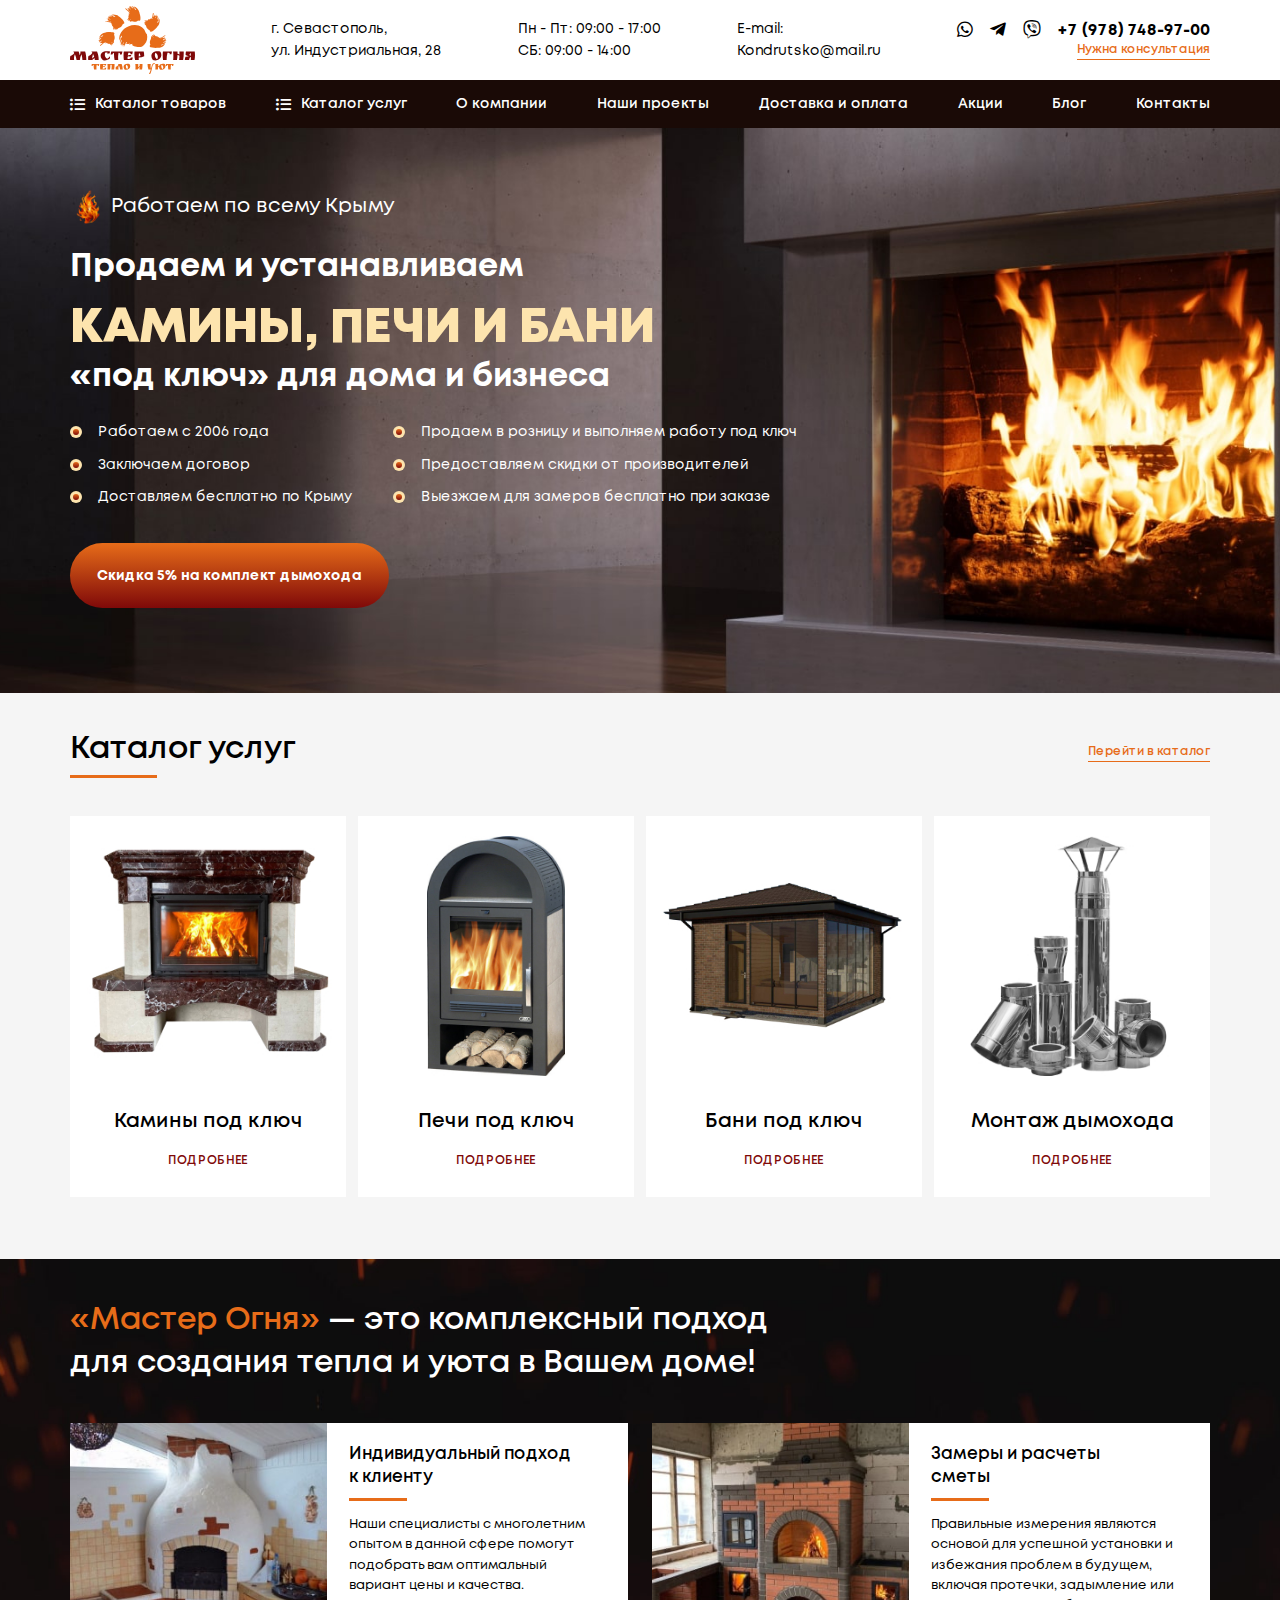
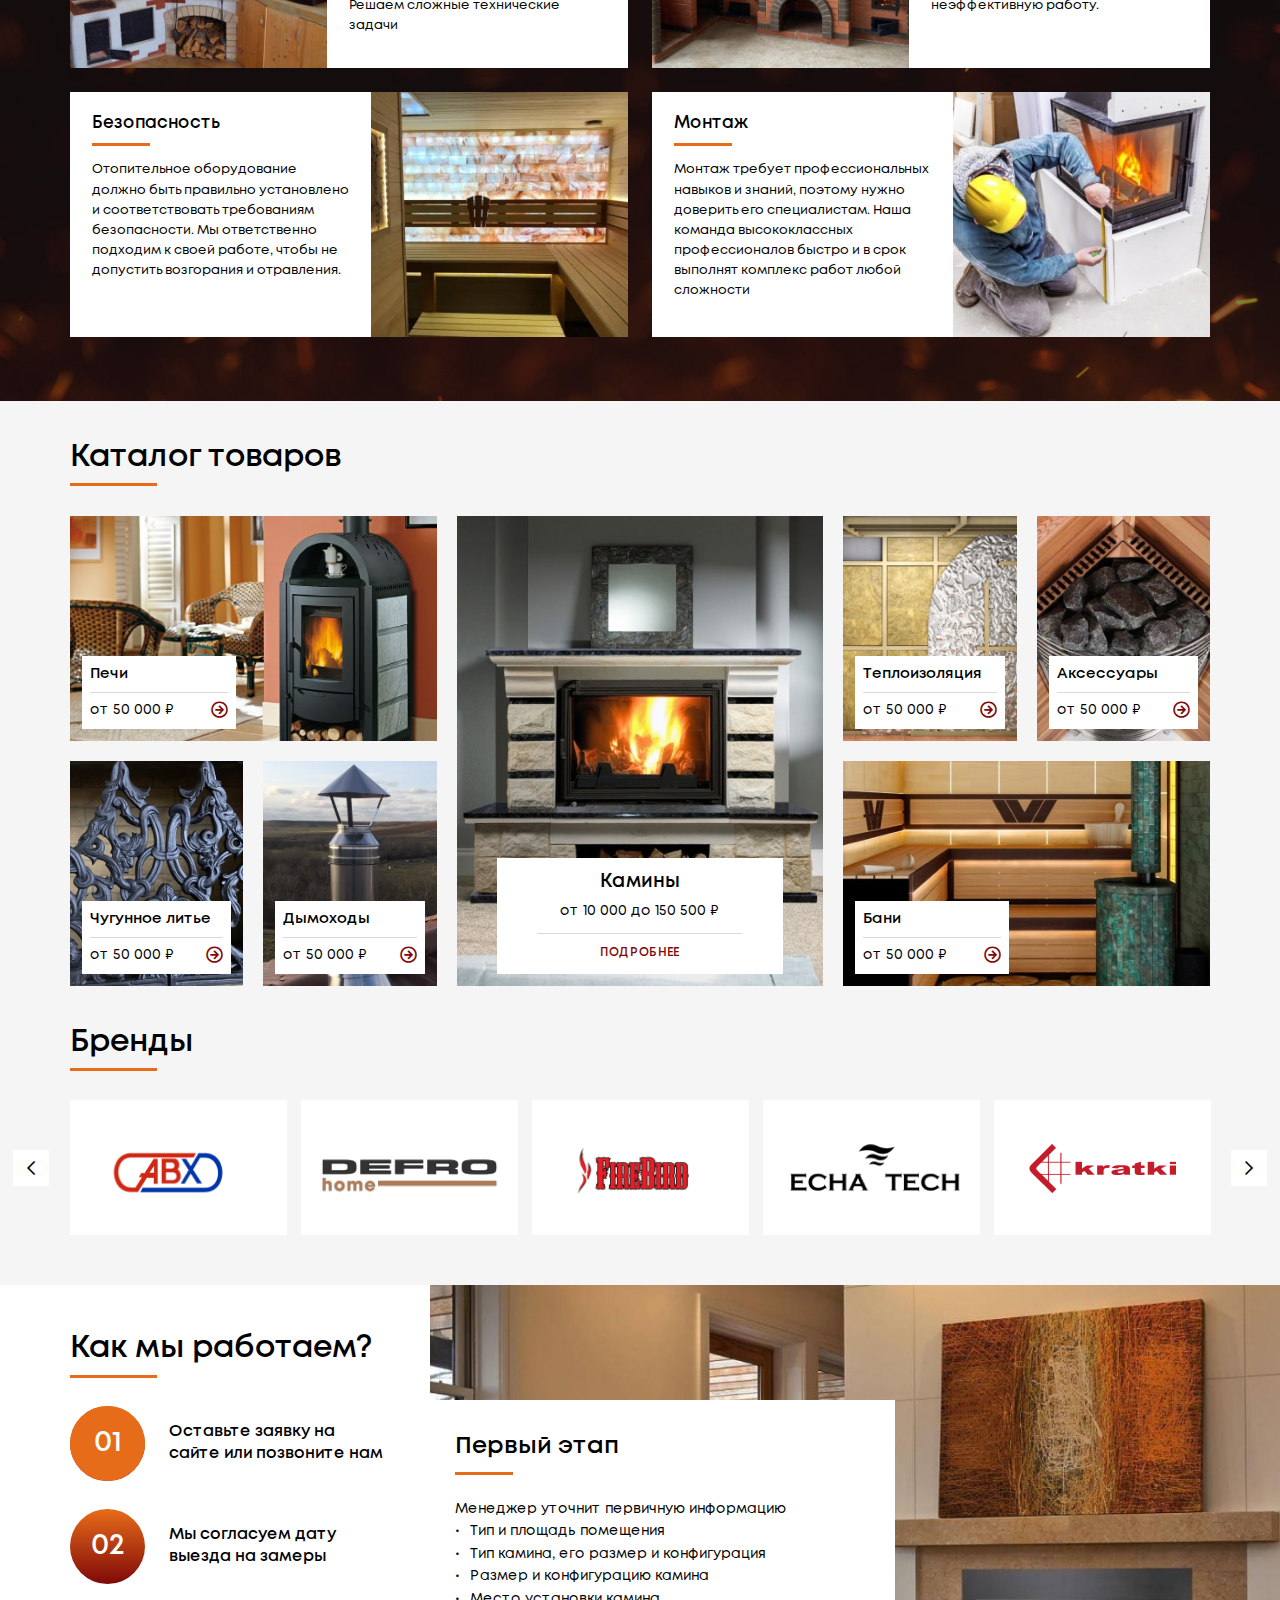
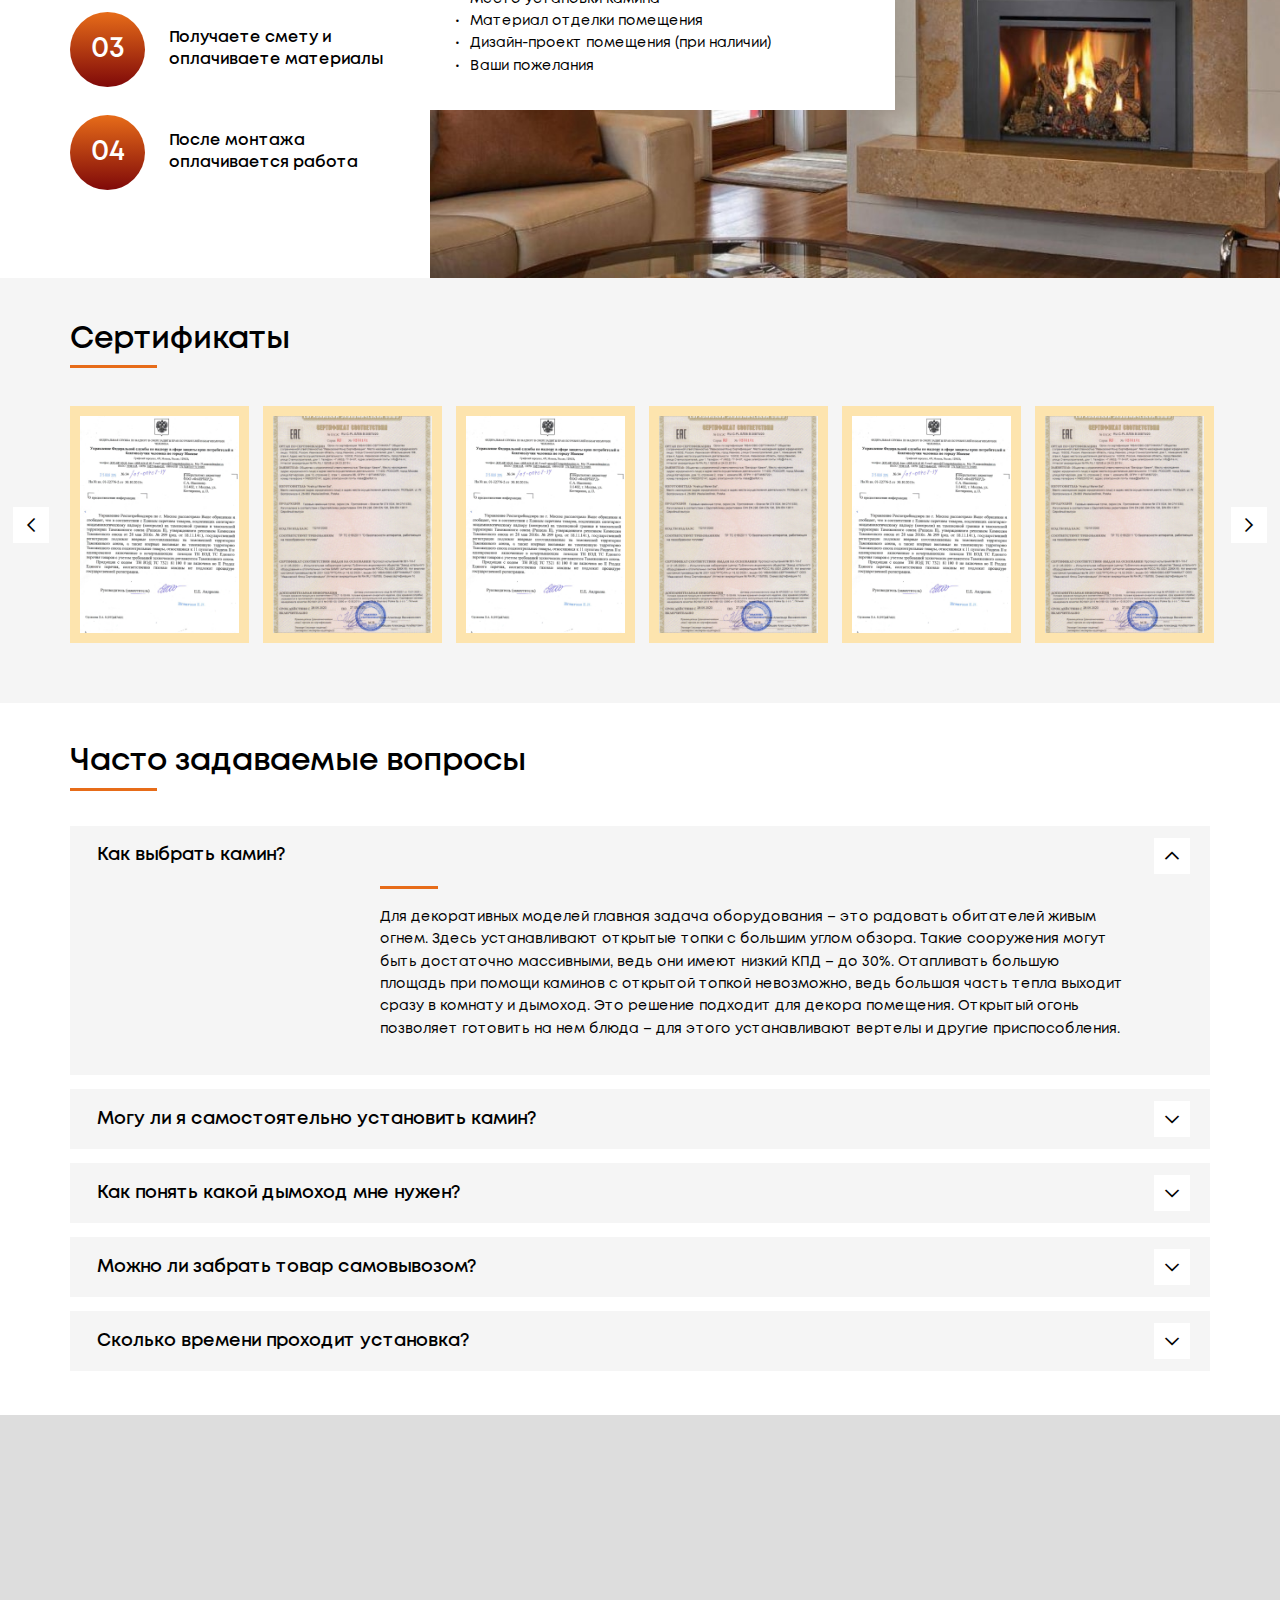
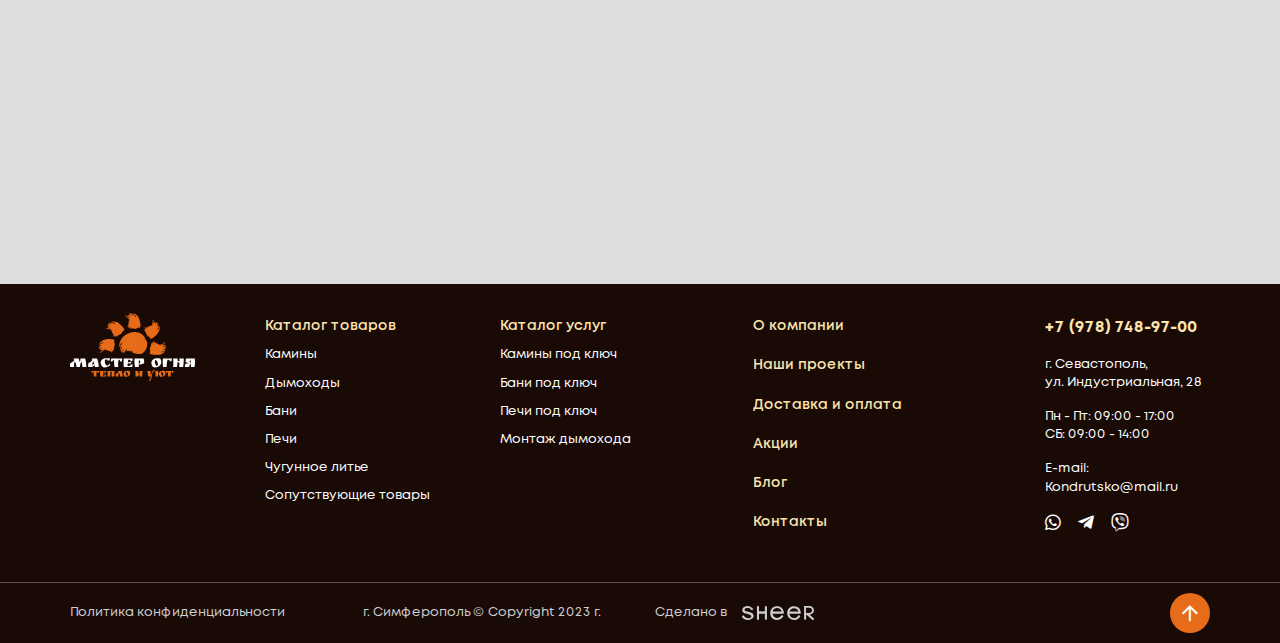
<file: index.html>
<!DOCTYPE html>
<!--[if lt IE 7]><html lang="ru" class="lt-ie9 lt-ie8 lt-ie7"><![endif]-->
<!--[if IE 7]><html lang="ru" class="lt-ie9 lt-ie8"><![endif]-->
<!--[if IE 8]><html lang="ru" class="lt-ie9"><![endif]-->
<!--[if gt IE 8]><!-->
<html lang="ru">
<!--<![endif]-->
<head>
	<meta charset="utf-8" />
	<title>Заголовок</title>
	<meta http-equiv="X-UA-Compatible" content="IE=edge" />
	<meta name="viewport" content="width=device-width, initial-scale=1.0" />
	<meta name="format-detection" content="telephone=no" />
	<link rel="shortcut icon" href="favicon.png" />
	<link rel="stylesheet" href="libs/bootstrap/bootstrap-grid.css" />
	<link rel="stylesheet" href="libs/fontawesome-free-5.12.0-web/css/all.min.css" />
	<link rel="stylesheet" href="libs/ion.rangeSlider-master/css/ion.rangeSlider.min.css" />
	<link rel="stylesheet" href="libs/fancybox/jquery.fancybox.css" />
	<link rel="stylesheet" href="libs/slick-1.5.9/slick/slick.css" />
	<link rel="stylesheet" href="libs/slick-1.5.9/slick/slick-theme.css" />
	<link rel="stylesheet" href="css/fonts.css" />
	<link rel="stylesheet" href="css/main.css?ver=1.23" />
	<link rel="stylesheet" href="css/media.css?ver=1.23" />
</head>
<body>

	<div class="wrapper">

		<header class="header">
			<div class="header-top">
				<div class="container">
					<div class="header__wrapper">
						<a href="#" class="logo">
							<img src="img/logo.svg" alt="alt">
						</a>
						<div class="header__item">г. Севастополь, <br>ул. Индустриальная, 28</div>
						<div class="header__item">Пн - Пт: 09:00 - 17:00 <br>СБ: 09:00 - 14:00</div>
						<div class="header__item">E-mail: <br><a href="mailto:Kondrutsko@mail.ru">Kondrutsko@mail.ru</a></div>
						<div class="header__contacts">
							<div class="line-contacts">
								<ul class="social-list">
									<li><a href="#"><i class="fab fa-whatsapp"></i></a></li>
									<li><a href="#"><i class="fab fa-telegram-plane"></i></a></li>
									<li><a href="#"><i class="fab fa-viber"></i></a></li>
								</ul>
								<a href="tel:+79787489700" class="phone-main">+7 (978) 748-97-00</a>
							</div>
							<a href="#" class="link-page">Нужна консультация</a>
						</div>
						<a href="tel:+8772527250" class="phone-mobile"><i class="fas fa-phone-alt"></i></a>
						<span class='sandwich'>
							<span class='sw-topper'></span>
							<span class='sw-bottom'></span>
							<span class='sw-footer'></span>
						</span>
					</div>
				</div>
			</div>
			<div class="header-bottom">
				<div class="container">
					<ul class="menu">
						<li class="menu__haschild">
							<a href="#">Каталог товаров</a>
							<div class="menu-dropdown">
								<ul>
									<li class="menu-dropdown__haschild">
										<a href="#">Камины </a>
										<div class="subdropdown-menu">
											<div class="row">
												<div class="col-lg-4">
													<div class="subdropdown-menu__title">Дровяные</div>
													<a href="#" class="subdropdown-menu__name">Стальные</a>
													<ul>
														<li><a href="#">С прямым стеклом</a></li>
														<li><a href="#">С Г-образным стеклом</a></li>
														<li><a href="#">С П-образным стеклом</a></li>
													</ul>
													<a href="#" class="subdropdown-menu__name">Чугунные</a>
													<ul>
														<li><a href="#">С прямым стеклом</a></li>
														<li><a href="#">С Г-образным стеклом</a></li>
														<li><a href="#">С П-образным стеклом</a></li>
													</ul>
												</div>
												<div class="col-lg-4">
													<div class="subdropdown-menu__title">Электрические</div>
													<a href="#" class="subdropdown-menu__name">Паровые</a>
													<ul>
														<li><a href="#">Классический очаг</a></li>
														<li><a href="#">Широкий очаг</a></li>
														<li><a href="#">Линейный очаг</a></li>
													</ul>
													<a href="#" class="subdropdown-menu__name">Ламповые</a>
													<ul>
														<li><a href="#">Классический очаг</a></li>
														<li><a href="#">Широкий очаг</a></li>
														<li><a href="#">Линейный очаг</a></li>
													</ul>
												</div>
												<div class="col-lg-4">
													<div class="subdropdown-menu__title">Биокамины</div>
													<a href="#" class="subdropdown-menu__name">Биокамины</a>
													<ul>
														<li><a href="#">Встраиваемый</a></li>
														<li><a href="#">Подвесной</a></li>
													</ul>
													<a href="#" class="subdropdown-menu__name">Топливный блок</a>
												</div>
											</div>
										</div>
									</li>
									<li class="menu-dropdown__haschild">
										<a href="#">Дымоходы </a>
										<div class="subdropdown-menu">
											<div class="row">
												<div class="col-lg-4">
													<div class="subdropdown-menu__title">Дымоходы</div>
													<a href="#" class="subdropdown-menu__name">Стальные</a>
													<ul>
														<li><a href="#">С прямым стеклом</a></li>
														<li><a href="#">С Г-образным стеклом</a></li>
														<li><a href="#">С П-образным стеклом</a></li>
													</ul>
													<a href="#" class="subdropdown-menu__name">Чугунные</a>
													<ul>
														<li><a href="#">С прямым стеклом</a></li>
														<li><a href="#">С Г-образным стеклом</a></li>
														<li><a href="#">С П-образным стеклом</a></li>
													</ul>
												</div>
												<div class="col-lg-4">
													<div class="subdropdown-menu__title">Дымоходы</div>
													<a href="#" class="subdropdown-menu__name">Паровые</a>
													<ul>
														<li><a href="#">Классический очаг</a></li>
														<li><a href="#">Широкий очаг</a></li>
														<li><a href="#">Линейный очаг</a></li>
													</ul>
													<a href="#" class="subdropdown-menu__name">Ламповые</a>
													<ul>
														<li><a href="#">Классический очаг</a></li>
														<li><a href="#">Широкий очаг</a></li>
														<li><a href="#">Линейный очаг</a></li>
													</ul>
												</div>
												<div class="col-lg-4">
													<div class="subdropdown-menu__title">Дымоходы</div>
													<a href="#" class="subdropdown-menu__name">Паровые</a>
													<ul>
														<li><a href="#">Классический очаг</a></li>
														<li><a href="#">Широкий очаг</a></li>
														<li><a href="#">Линейный очаг</a></li>
													</ul>
													<a href="#" class="subdropdown-menu__name">Ламповые</a>
													<ul>
														<li><a href="#">Классический очаг</a></li>
														<li><a href="#">Широкий очаг</a></li>
														<li><a href="#">Линейный очаг</a></li>
													</ul>
												</div>
											</div>
										</div>
									</li>
									<li class="menu-dropdown__haschild">
										<a href="#">Банные печи</a>
										<div class="subdropdown-menu">
											<div class="row">
												<div class="col-lg-4">
													<div class="subdropdown-menu__title">Банные печи</div>
													<a href="#" class="subdropdown-menu__name">Стальные</a>
													<ul>
														<li><a href="#">С прямым стеклом</a></li>
														<li><a href="#">С Г-образным стеклом</a></li>
														<li><a href="#">С П-образным стеклом</a></li>
													</ul>
													<a href="#" class="subdropdown-menu__name">Чугунные</a>
													<ul>
														<li><a href="#">С прямым стеклом</a></li>
														<li><a href="#">С Г-образным стеклом</a></li>
														<li><a href="#">С П-образным стеклом</a></li>
													</ul>
												</div>
												<div class="col-lg-4">
													<div class="subdropdown-menu__title">Банные печи</div>
													<a href="#" class="subdropdown-menu__name">Паровые</a>
													<ul>
														<li><a href="#">Классический очаг</a></li>
														<li><a href="#">Широкий очаг</a></li>
														<li><a href="#">Линейный очаг</a></li>
													</ul>
													<a href="#" class="subdropdown-menu__name">Ламповые</a>
													<ul>
														<li><a href="#">Классический очаг</a></li>
														<li><a href="#">Широкий очаг</a></li>
														<li><a href="#">Линейный очаг</a></li>
													</ul>
												</div>
												<div class="col-lg-4">
													<div class="subdropdown-menu__title">Банные печи</div>
													<a href="#" class="subdropdown-menu__name">Паровые</a>
													<ul>
														<li><a href="#">Классический очаг</a></li>
														<li><a href="#">Широкий очаг</a></li>
														<li><a href="#">Линейный очаг</a></li>
													</ul>
													<a href="#" class="subdropdown-menu__name">Ламповые</a>
													<ul>
														<li><a href="#">Классический очаг</a></li>
														<li><a href="#">Широкий очаг</a></li>
														<li><a href="#">Линейный очаг</a></li>
													</ul>
												</div>
											</div>
										</div>
									</li>
									<li class="menu-dropdown__haschild">
										<a href="#">Печи-камины </a>
										<div class="subdropdown-menu">
											<div class="row">
												<div class="col-lg-4">
													<div class="subdropdown-menu__title">Печи-камины</div>
													<a href="#" class="subdropdown-menu__name">Стальные</a>
													<ul>
														<li><a href="#">С прямым стеклом</a></li>
														<li><a href="#">С Г-образным стеклом</a></li>
														<li><a href="#">С П-образным стеклом</a></li>
													</ul>
													<a href="#" class="subdropdown-menu__name">Чугунные</a>
													<ul>
														<li><a href="#">С прямым стеклом</a></li>
														<li><a href="#">С Г-образным стеклом</a></li>
														<li><a href="#">С П-образным стеклом</a></li>
													</ul>
												</div>
												<div class="col-lg-4">
													<div class="subdropdown-menu__title">Печи-камины</div>
													<a href="#" class="subdropdown-menu__name">Паровые</a>
													<ul>
														<li><a href="#">Классический очаг</a></li>
														<li><a href="#">Широкий очаг</a></li>
														<li><a href="#">Линейный очаг</a></li>
													</ul>
													<a href="#" class="subdropdown-menu__name">Ламповые</a>
													<ul>
														<li><a href="#">Классический очаг</a></li>
														<li><a href="#">Широкий очаг</a></li>
														<li><a href="#">Линейный очаг</a></li>
													</ul>
												</div>
												<div class="col-lg-4">
													<div class="subdropdown-menu__title">Печи-камины</div>
													<a href="#" class="subdropdown-menu__name">Паровые</a>
													<ul>
														<li><a href="#">Классический очаг</a></li>
														<li><a href="#">Широкий очаг</a></li>
														<li><a href="#">Линейный очаг</a></li>
													</ul>
													<a href="#" class="subdropdown-menu__name">Ламповые</a>
													<ul>
														<li><a href="#">Классический очаг</a></li>
														<li><a href="#">Широкий очаг</a></li>
														<li><a href="#">Линейный очаг</a></li>
													</ul>
												</div>
											</div>
										</div>
									</li>
									<li class="menu-dropdown__haschild">
										<a href="#">Чугунное литье </a>
										<div class="subdropdown-menu">
											<div class="row">
												<div class="col-lg-4">
													<div class="subdropdown-menu__title">Чугунное литье</div>
													<a href="#" class="subdropdown-menu__name">Стальные</a>
													<ul>
														<li><a href="#">С прямым стеклом</a></li>
														<li><a href="#">С Г-образным стеклом</a></li>
														<li><a href="#">С П-образным стеклом</a></li>
													</ul>
													<a href="#" class="subdropdown-menu__name">Чугунные</a>
													<ul>
														<li><a href="#">С прямым стеклом</a></li>
														<li><a href="#">С Г-образным стеклом</a></li>
														<li><a href="#">С П-образным стеклом</a></li>
													</ul>
												</div>
												<div class="col-lg-4">
													<div class="subdropdown-menu__title">Чугунное литье</div>
													<a href="#" class="subdropdown-menu__name">Паровые</a>
													<ul>
														<li><a href="#">Классический очаг</a></li>
														<li><a href="#">Широкий очаг</a></li>
														<li><a href="#">Линейный очаг</a></li>
													</ul>
													<a href="#" class="subdropdown-menu__name">Ламповые</a>
													<ul>
														<li><a href="#">Классический очаг</a></li>
														<li><a href="#">Широкий очаг</a></li>
														<li><a href="#">Линейный очаг</a></li>
													</ul>
												</div>
												<div class="col-lg-4">
													<div class="subdropdown-menu__title">Чугунное литье</div>
													<a href="#" class="subdropdown-menu__name">Паровые</a>
													<ul>
														<li><a href="#">Классический очаг</a></li>
														<li><a href="#">Широкий очаг</a></li>
														<li><a href="#">Линейный очаг</a></li>
													</ul>
													<a href="#" class="subdropdown-menu__name">Ламповые</a>
													<ul>
														<li><a href="#">Классический очаг</a></li>
														<li><a href="#">Широкий очаг</a></li>
														<li><a href="#">Линейный очаг</a></li>
													</ul>
												</div>
											</div>
										</div>
									</li>
									<li class="menu-dropdown__haschild">
										<a href="#">Сопутствующие товары </a>
										<div class="subdropdown-menu">
											<div class="row">
												<div class="col-lg-4">
													<div class="subdropdown-menu__title">Сопутствующие товары</div>
													<a href="#" class="subdropdown-menu__name">Стальные</a>
													<ul>
														<li><a href="#">С прямым стеклом</a></li>
														<li><a href="#">С Г-образным стеклом</a></li>
														<li><a href="#">С П-образным стеклом</a></li>
													</ul>
													<a href="#" class="subdropdown-menu__name">Чугунные</a>
													<ul>
														<li><a href="#">С прямым стеклом</a></li>
														<li><a href="#">С Г-образным стеклом</a></li>
														<li><a href="#">С П-образным стеклом</a></li>
													</ul>
												</div>
												<div class="col-lg-4">
													<div class="subdropdown-menu__title">Сопутствующие товары</div>
													<a href="#" class="subdropdown-menu__name">Паровые</a>
													<ul>
														<li><a href="#">Классический очаг</a></li>
														<li><a href="#">Широкий очаг</a></li>
														<li><a href="#">Линейный очаг</a></li>
													</ul>
													<a href="#" class="subdropdown-menu__name">Ламповые</a>
													<ul>
														<li><a href="#">Классический очаг</a></li>
														<li><a href="#">Широкий очаг</a></li>
														<li><a href="#">Линейный очаг</a></li>
													</ul>
												</div>
												<div class="col-lg-4">
													<div class="subdropdown-menu__title">Сопутствующие товары</div>
													<a href="#" class="subdropdown-menu__name">Паровые</a>
													<ul>
														<li><a href="#">Классический очаг</a></li>
														<li><a href="#">Широкий очаг</a></li>
														<li><a href="#">Линейный очаг</a></li>
													</ul>
													<a href="#" class="subdropdown-menu__name">Ламповые</a>
													<ul>
														<li><a href="#">Классический очаг</a></li>
														<li><a href="#">Широкий очаг</a></li>
														<li><a href="#">Линейный очаг</a></li>
													</ul>
												</div>
											</div>
										</div>
									</li>
									<li class="menu-dropdown__haschild">
										<a href="#">Теплоизоляция </a>
										<div class="subdropdown-menu">
											<div class="row">
												<div class="col-lg-4">
													<div class="subdropdown-menu__title">Теплоизоляция</div>
													<a href="#" class="subdropdown-menu__name">Стальные</a>
													<ul>
														<li><a href="#">С прямым стеклом</a></li>
														<li><a href="#">С Г-образным стеклом</a></li>
														<li><a href="#">С П-образным стеклом</a></li>
													</ul>
													<a href="#" class="subdropdown-menu__name">Чугунные</a>
													<ul>
														<li><a href="#">С прямым стеклом</a></li>
														<li><a href="#">С Г-образным стеклом</a></li>
														<li><a href="#">С П-образным стеклом</a></li>
													</ul>
												</div>
												<div class="col-lg-4">
													<div class="subdropdown-menu__title">Теплоизоляция</div>
													<a href="#" class="subdropdown-menu__name">Паровые</a>
													<ul>
														<li><a href="#">Классический очаг</a></li>
														<li><a href="#">Широкий очаг</a></li>
														<li><a href="#">Линейный очаг</a></li>
													</ul>
													<a href="#" class="subdropdown-menu__name">Ламповые</a>
													<ul>
														<li><a href="#">Классический очаг</a></li>
														<li><a href="#">Широкий очаг</a></li>
														<li><a href="#">Линейный очаг</a></li>
													</ul>
												</div>
												<div class="col-lg-4">
													<div class="subdropdown-menu__title">Теплоизоляция</div>
													<a href="#" class="subdropdown-menu__name">Паровые</a>
													<ul>
														<li><a href="#">Классический очаг</a></li>
														<li><a href="#">Широкий очаг</a></li>
														<li><a href="#">Линейный очаг</a></li>
													</ul>
													<a href="#" class="subdropdown-menu__name">Ламповые</a>
													<ul>
														<li><a href="#">Классический очаг</a></li>
														<li><a href="#">Широкий очаг</a></li>
														<li><a href="#">Линейный очаг</a></li>
													</ul>
												</div>
											</div>
										</div>
									</li>
									<li class="menu-dropdown__haschild">
										<a href="#">Дымоходы </a>
										<div class="subdropdown-menu">
											<div class="row">
												<div class="col-lg-4">
													<div class="subdropdown-menu__title">Дымоходы</div>
													<a href="#" class="subdropdown-menu__name">Стальные</a>
													<ul>
														<li><a href="#">С прямым стеклом</a></li>
														<li><a href="#">С Г-образным стеклом</a></li>
														<li><a href="#">С П-образным стеклом</a></li>
													</ul>
													<a href="#" class="subdropdown-menu__name">Чугунные</a>
													<ul>
														<li><a href="#">С прямым стеклом</a></li>
														<li><a href="#">С Г-образным стеклом</a></li>
														<li><a href="#">С П-образным стеклом</a></li>
													</ul>
												</div>
												<div class="col-lg-4">
													<div class="subdropdown-menu__title">Дымоходы</div>
													<a href="#" class="subdropdown-menu__name">Паровые</a>
													<ul>
														<li><a href="#">Классический очаг</a></li>
														<li><a href="#">Широкий очаг</a></li>
														<li><a href="#">Линейный очаг</a></li>
													</ul>
													<a href="#" class="subdropdown-menu__name">Ламповые</a>
													<ul>
														<li><a href="#">Классический очаг</a></li>
														<li><a href="#">Широкий очаг</a></li>
														<li><a href="#">Линейный очаг</a></li>
													</ul>
												</div>
												<div class="col-lg-4">
													<div class="subdropdown-menu__title">Дымоходы</div>
													<a href="#" class="subdropdown-menu__name">Паровые</a>
													<ul>
														<li><a href="#">Классический очаг</a></li>
														<li><a href="#">Широкий очаг</a></li>
														<li><a href="#">Линейный очаг</a></li>
													</ul>
													<a href="#" class="subdropdown-menu__name">Ламповые</a>
													<ul>
														<li><a href="#">Классический очаг</a></li>
														<li><a href="#">Широкий очаг</a></li>
														<li><a href="#">Линейный очаг</a></li>
													</ul>
												</div>
											</div>
										</div>
									</li>
								</ul>
							</div>
						</li>
						<li class="menu__haschild">
							<a href="#">Каталог услуг</a>
							<div class="menu-dropdown">
								<ul>
									<li><a href="#">Камины под ключ</a></li>
									<li><a href="#">Бани под ключ</a></li>
									<li><a href="#">Печи под ключ</a></li>
									<li><a href="#">Монтаж дымохода</a></li>
								</ul>
							</div>
						</li>
						<li><a href="#">О компании</a></li>
						<li><a href="#">Наши проекты</a></li>
						<li><a href="#">Доставка и оплата</a></li>
						<li><a href="#">Акции</a></li>
						<li><a href="#">Блог</a></li>
						<li><a href="#">Контакты</a></li>
					</ul>
					<div class="header-bottom__mobile">
						<div class="header__item">г. Севастополь, <br>ул. Индустриальная, 28</div>
						<div class="header__item">Пн - Пт: 09:00 - 17:00 <br>СБ: 09:00 - 14:00</div>
						<div class="header__item">E-mail: <br><a href="mailto:Kondrutsko@mail.ru">Kondrutsko@mail.ru</a></div>
						<div class="header__contacts">
							<div class="line-contacts">
								<ul class="social-list">
									<li><a href="#"><i class="fab fa-whatsapp"></i></a></li>
									<li><a href="#"><i class="fab fa-telegram-plane"></i></a></li>
									<li><a href="#"><i class="fab fa-viber"></i></a></li>
								</ul>
								<a href="tel:+79787489700" class="phone-main">+7 (978) 748-97-00</a>
							</div>
							<a href="#" class="link-page">Нужна консультация</a>
						</div>
					</div>
				</div>
			</div>
		</header>

		<section class="billbord">
			<div class="container">
				<div class="subtitle-billbord"><img src="img/ic_fire.png" alt="alt">Работаем по всему Крыму</div>
				<div class="descr-big">Продаем и устанавливаем</div>
				<h1 class="title-big">камины, печи и бани</h1>
				<div class="descr-big">«под ключ» для дома и бизнеса</div>
				<ul class="list-page">
					<li>Работаем с 2006 года</li>
					<li>Продаем в розницу и выполняем работу под ключ</li>
					<li>Заключаем договор</li>
					<li>Предоставляем скидки от производителей</li>
					<li>Доставляем бесплатно по Крыму</li>
					<li>Выезжаем для замеров бесплатно при заказе</li>
				</ul>
				<a href="#" class="btn-main">Скидка 5% на комплект дымохода</a>
			</div>
		</section>

		<section class="services">
			<div class="container">
				<div class="head-section">
					<h2 class="title-section">Каталог услуг</h2>
					<a href="#" class="link-page">Перейти в каталог </a>
				</div>
				<div class="row row_services">
					<div class="col-lg-3 col-6">
						<a href="#" class="item-service">
							<span class="item-service__image">
								<img src="img/service1.jpg" alt="alt">
							</span>
							<span class="item-service__title">Камины под ключ</span>
							<span class="link-page">Подробнее</span>
						</a>
					</div>
					<div class="col-lg-3 col-6">
						<a href="#" class="item-service">
							<span class="item-service__image">
								<img src="img/service2.jpg" alt="alt">
							</span>
							<span class="item-service__title">Печи под ключ</span>
							<span class="link-page">Подробнее</span>
						</a>
					</div>
					<div class="col-lg-3 col-6">
						<a href="#" class="item-service">
							<span class="item-service__image">
								<img src="img/service3.jpg" alt="alt">
							</span>
							<span class="item-service__title">Бани под ключ</span>
							<span class="link-page">Подробнее</span>
						</a>
					</div>
					<div class="col-lg-3 col-6">
						<a href="#" class="item-service">
							<span class="item-service__image">
								<img src="img/service4.jpg" alt="alt">
							</span>
							<span class="item-service__title">Монтаж дымохода</span>
							<span class="link-page">Подробнее</span>
						</a>
					</div>
				</div>
			</div>
		</section>

		<section class="about">
			<div class="container">
				<div class="title-section"><span>«Мастер Огня»</span> — это комплексный подход для создания тепла и уюта в Вашем доме!</div>
				<div class="row row_about">
					<div class="col-lg-6">
						<div class="item-about">
							<div class="item-about__image">
								<img src="img/item_about1.jpg" alt="alt">
							</div>
							<div class="item-about__content">
								<div class="item-about__title">Индивидуальный подход <br>к клиенту</div>
								<p>Наши специалисты с многолетним опытом в данной сфере помогут подобрать вам оптимальный вариант цены и качества. <br>Решаем сложные технические задачи</p>
							</div>
						</div>
					</div>
					<div class="col-lg-6">
						<div class="item-about">
							<div class="item-about__image">
								<img src="img/item_about2.jpg" alt="alt">
							</div>
							<div class="item-about__content">
								<div class="item-about__title">Замеры и расчеты <br>сметы</div>
								<p>Правильные измерения являются основой для успешной установки и избежания проблем в будущем, включая протечки, задымление или неэффективную работу.</p>
							</div>
						</div>
					</div>
					<div class="col-lg-6">
						<div class="item-about">
							<div class="item-about__image">
								<img src="img/item_about3.jpg" alt="alt">
							</div>
							<div class="item-about__content">
								<div class="item-about__title">Безопасность</div>
								<p>Отопительное оборудование должно быть правильно установлено и соответствовать требованиям безопасности. Мы ответственно подходим к своей работе, чтобы не допустить возгорания и отравления.</p>
							</div>
						</div>
					</div>
					<div class="col-lg-6">
						<div class="item-about">
							<div class="item-about__image">
								<img src="img/item_about4.jpg" alt="alt">
							</div>
							<div class="item-about__content">
								<div class="item-about__title">Монтаж</div>
								<p>Монтаж требует профессиональных навыков и знаний, поэтому нужно доверить его специалистам. Наша команда высококлассных профессионалов быстро и в срок выполнят комплекс работ любой сложности</p>
							</div>
						</div>
					</div>
				</div>
			</div>
		</section>

		<section class="catalog">
			<div class="container">
				<h2 class="title-section">Каталог товаров</h2>
				<div class="row row_catalog">
					<div class="col-lg-4">
						<div class="row">
							<div class="col-12">
								<a href="#" class="item-catalog">
									<span class="item-catalog__image">
										<img src="img/catalog1.jpg" alt="alt">
									</span>
									<span class="item-catalog__content">
										<span class="item-catalog__title">Печи</span>
										<span class="item-catalog__bottom">
											<span class="price-catalog">от 50 000 ₽</span>
											<i class="far fa-arrow-circle-right"></i>
										</span>
									</span>
								</a>
							</div>
							<div class="col-6">
								<a href="#" class="item-catalog">
									<span class="item-catalog__image">
										<img src="img/catalog2.jpg" alt="alt">
									</span>
									<span class="item-catalog__content">
										<span class="item-catalog__title">Чугунное литье</span>
										<span class="item-catalog__bottom">
											<span class="price-catalog">от 50 000 ₽</span>
											<i class="far fa-arrow-circle-right"></i>
										</span>
									</span>
								</a>
							</div>
							<div class="col-6">
								<a href="#" class="item-catalog">
									<span class="item-catalog__image">
										<img src="img/catalog3.jpg" alt="alt">
									</span>
									<span class="item-catalog__content">
										<span class="item-catalog__title">Дымоходы</span>
										<span class="item-catalog__bottom">
											<span class="price-catalog">от 50 000 ₽</span>
											<i class="far fa-arrow-circle-right"></i>
										</span>
									</span>
								</a>
							</div>
						</div>
					</div>
					<div class="col-lg-4">
						<div class="row">
							<div class="col-12">
								<a href="#" class="item-catalog item-catalog_big">
									<span class="item-catalog__image">
										<img src="img/catalog4.jpg" alt="alt">
									</span>
									<span class="item-catalog__content">
										<span class="item-catalog__title">Камины</span>
										<span class="item-catalog__bottom">
											<span class="price-catalog">от 10 000 до 150 500 ₽</span>
											<span class="link-page">Подробнее</span>
										</span>
									</span>
								</a>
							</div>
						</div>
					</div>
					<div class="col-lg-4">
						<div class="row">
							<div class="col-6">
								<a href="#" class="item-catalog">
									<span class="item-catalog__image">
										<img src="img/catalog5.jpg" alt="alt">
									</span>
									<span class="item-catalog__content">
										<span class="item-catalog__title">Теплоизоляция</span>
										<span class="item-catalog__bottom">
											<span class="price-catalog">от 50 000 ₽</span>
											<i class="far fa-arrow-circle-right"></i>
										</span>
									</span>
								</a>
							</div>
							<div class="col-6">
								<a href="#" class="item-catalog">
									<span class="item-catalog__image">
										<img src="img/catalog6.jpg" alt="alt">
									</span>
									<span class="item-catalog__content">
										<span class="item-catalog__title">Аксессуары</span>
										<span class="item-catalog__bottom">
											<span class="price-catalog">от 50 000 ₽</span>
											<i class="far fa-arrow-circle-right"></i>
										</span>
									</span>
								</a>
							</div>
							<div class="col-12">
								<a href="#" class="item-catalog">
									<span class="item-catalog__image">
										<img src="img/catalog7.jpg" alt="alt">
									</span>
									<span class="item-catalog__content">
										<span class="item-catalog__title">Бани</span>
										<span class="item-catalog__bottom">
											<span class="price-catalog">от 50 000 ₽</span>
											<i class="far fa-arrow-circle-right"></i>
										</span>
									</span>
								</a>
							</div>
						</div>
					</div>
				</div>
			</div>
		</section>

		<section class="brands">
			<div class="container">
				<h2 class="title-section">Бренды</h2>
				<ul class="slider-brands">
					<li>
						<div class="item-brand">
							<img src="img/brand1.png" alt="alt">
						</div>
					</li>
					<li>
						<div class="item-brand">
							<img src="img/brand2.png" alt="alt">
						</div>
					</li>
					<li>
						<div class="item-brand">
							<img src="img/brand3.png" alt="alt">
						</div>
					</li>
					<li>
						<div class="item-brand">
							<img src="img/brand4.png" alt="alt">
						</div>
					</li>
					<li>
						<div class="item-brand">
							<img src="img/brand5.png" alt="alt">
						</div>
					</li>
					<li>
						<div class="item-brand">
							<img src="img/brand1.png" alt="alt">
						</div>
					</li>
					<li>
						<div class="item-brand">
							<img src="img/brand2.png" alt="alt">
						</div>
					</li>
				</ul>
			</div>
		</section>

		<section class="process">
			<div class="container">
				<div class="row">
					<div class="col-lg-4 process__left">
						<div class="title-section">Как мы работаем?</div>
						<div class="steps-wrap">
							<a href="#tab_process1" class="step-process active"><span class="step-process__number">01</span>Оставьте заявку на сайте или позвоните нам</a>
							<a href="#tab_process2" class="step-process"><span class="step-process__number">02</span>Мы согласуем дату выезда на замеры</a>
							<a href="#tab_process3" class="step-process"><span class="step-process__number">03</span>Получаете смету и оплачиваете материалы</a>
							<a href="#tab_process4" class="step-process"><span class="step-process__number">04</span>После монтажа оплачивается работа</a>
						</div>
					</div>
					<div class="col-lg-8">
						<div class="process-wrapper">
							<div class="tab-container-process">
								<div class="tab-pane-process" id="tab_process1">
									<div class="content-process">
										<div class="title-section">Первый этап</div>
										<p>Менеджер уточнит первичную информацию</p>
										<ul>
											<li>Тип и площадь помещения</li>
											<li>Тип камина, его размер и конфигурация</li>
											<li>Размер и конфигурацию камина</li>
											<li>Место установки камина</li>
											<li>Материал отделки помещения</li>
											<li>Дизайн-проект помещения (при наличии)</li>
											<li>Ваши пожелания</li>
										</ul>
									</div>
								</div>
								<div class="tab-pane-process" id="tab_process2">
									<div class="content-process">
										<div class="title-section">Второй этап</div>
										<p>Менеджер уточнит первичную информацию</p>
										<ul>
											<li>Тип и площадь помещения</li>
											<li>Тип камина, его размер и конфигурация</li>
											<li>Размер и конфигурацию камина</li>
											<li>Место установки камина</li>
											<li>Материал отделки помещения</li>
											<li>Дизайн-проект помещения (при наличии)</li>
											<li>Ваши пожелания</li>
										</ul>
									</div>
								</div>
								<div class="tab-pane-process" id="tab_process3">
									<div class="content-process">
										<div class="title-section">Третий этап</div>
										<p>Менеджер уточнит первичную информацию</p>
										<ul>
											<li>Тип и площадь помещения</li>
											<li>Тип камина, его размер и конфигурация</li>
											<li>Размер и конфигурацию камина</li>
											<li>Место установки камина</li>
											<li>Материал отделки помещения</li>
											<li>Дизайн-проект помещения (при наличии)</li>
											<li>Ваши пожелания</li>
										</ul>
									</div>
								</div>
								<div class="tab-pane-process" id="tab_process4">
									<div class="content-process">
										<div class="title-section">Четвертый этап</div>
										<p>Менеджер уточнит первичную информацию</p>
										<ul>
											<li>Тип и площадь помещения</li>
											<li>Тип камина, его размер и конфигурация</li>
											<li>Размер и конфигурацию камина</li>
											<li>Место установки камина</li>
											<li>Материал отделки помещения</li>
											<li>Дизайн-проект помещения (при наличии)</li>
											<li>Ваши пожелания</li>
										</ul>
									</div>
								</div>
							</div>
							<div class="image-process">
								<img src="img/process.jpg" alt="alt">
							</div>
						</div>
					</div>
				</div>
			</div>
		</section>

		<section class="sertificats">
			<div class="container">
				<h2 class="title-section">Сертификаты</h2>
				<ul class="slider-sertificats">
					<li>
						<a href="img/sertificat1.jpg" class="item-sertificat fancybox" rel="group1">
							<img src="img/sertificat1.jpg" alt="alt">
						</a>
					</li>
					<li>
						<a href="img/sertificat2.jpg" class="item-sertificat fancybox" rel="group1">
							<img src="img/sertificat2.jpg" alt="alt">
						</a>
					</li>
					<li>
						<a href="img/sertificat1.jpg" class="item-sertificat fancybox" rel="group1">
							<img src="img/sertificat1.jpg" alt="alt">
						</a>
					</li>
					<li>
						<a href="img/sertificat2.jpg" class="item-sertificat fancybox" rel="group1">
							<img src="img/sertificat2.jpg" alt="alt">
						</a>
					</li>
					<li>
						<a href="img/sertificat1.jpg" class="item-sertificat fancybox" rel="group1">
							<img src="img/sertificat1.jpg" alt="alt">
						</a>
					</li>
					<li>
						<a href="img/sertificat2.jpg" class="item-sertificat fancybox" rel="group1">
							<img src="img/sertificat2.jpg" alt="alt">
						</a>
					</li>
					<li>
						<a href="img/sertificat1.jpg" class="item-sertificat fancybox" rel="group1">
							<img src="img/sertificat1.jpg" alt="alt">
						</a>
					</li>
					<li>
						<a href="img/sertificat2.jpg" class="item-sertificat fancybox" rel="group1">
							<img src="img/sertificat2.jpg" alt="alt">
						</a>
					</li>
				</ul>
			</div>
		</section>

		<section class="questions">
			<div class="container">
				<h2 class="title-section">Часто задаваемые вопросы</h2>
				<div class="item-question active">
					<div class="item-question__head">Как выбрать камин? <div class="item-question__arrow"><i class="far fa-chevron-down"></i></div></div>
					<div class="item-question__content" style="display: block;">
						<p>Для декоративных моделей главная задача оборудования – это радовать обитателей живым огнем. Здесь устанавливают открытые топки с большим углом обзора. Такие сооружения могут быть достаточно массивными, ведь они имеют низкий КПД – до 30%. Отапливать большую площадь при помощи каминов с открытой топкой невозможно, ведь большая часть тепла выходит сразу в комнату и дымоход. Это решение подходит для декора помещения. Открытый огонь позволяет готовить на нем блюда – для этого устанавливают вертелы и другие приспособления.</p>
					</div>
				</div>
				<div class="item-question">
					<div class="item-question__head">Могу ли я самостоятельно установить камин? <div class="item-question__arrow"><i class="far fa-chevron-down"></i></div></div>
					<div class="item-question__content">
						<p>Для декоративных моделей главная задача оборудования – это радовать обитателей живым огнем. Здесь устанавливают открытые топки с большим углом обзора. Такие сооружения могут быть достаточно массивными, ведь они имеют низкий КПД – до 30%. Отапливать большую площадь при помощи каминов с открытой топкой невозможно, ведь большая часть тепла выходит сразу в комнату и дымоход. Это решение подходит для декора помещения. Открытый огонь позволяет готовить на нем блюда – для этого устанавливают вертелы и другие приспособления.</p>
					</div>
				</div>
				<div class="item-question">
					<div class="item-question__head">Как понять какой дымоход мне нужен? <div class="item-question__arrow"><i class="far fa-chevron-down"></i></div></div>
					<div class="item-question__content">
						<p>Для декоративных моделей главная задача оборудования – это радовать обитателей живым огнем. Здесь устанавливают открытые топки с большим углом обзора. Такие сооружения могут быть достаточно массивными, ведь они имеют низкий КПД – до 30%. Отапливать большую площадь при помощи каминов с открытой топкой невозможно, ведь большая часть тепла выходит сразу в комнату и дымоход. Это решение подходит для декора помещения. Открытый огонь позволяет готовить на нем блюда – для этого устанавливают вертелы и другие приспособления.</p>
					</div>
				</div>
				<div class="item-question">
					<div class="item-question__head">Можно ли забрать товар самовывозом? <div class="item-question__arrow"><i class="far fa-chevron-down"></i></div></div>
					<div class="item-question__content">
						<p>Для декоративных моделей главная задача оборудования – это радовать обитателей живым огнем. Здесь устанавливают открытые топки с большим углом обзора. Такие сооружения могут быть достаточно массивными, ведь они имеют низкий КПД – до 30%. Отапливать большую площадь при помощи каминов с открытой топкой невозможно, ведь большая часть тепла выходит сразу в комнату и дымоход. Это решение подходит для декора помещения. Открытый огонь позволяет готовить на нем блюда – для этого устанавливают вертелы и другие приспособления.</p>
					</div>
				</div>
				<div class="item-question">
					<div class="item-question__head">Сколько времени проходит установка? <div class="item-question__arrow"><i class="far fa-chevron-down"></i></div></div>
					<div class="item-question__content">
						<p>Для декоративных моделей главная задача оборудования – это радовать обитателей живым огнем. Здесь устанавливают открытые топки с большим углом обзора. Такие сооружения могут быть достаточно массивными, ведь они имеют низкий КПД – до 30%. Отапливать большую площадь при помощи каминов с открытой топкой невозможно, ведь большая часть тепла выходит сразу в комнату и дымоход. Это решение подходит для декора помещения. Открытый огонь позволяет готовить на нем блюда – для этого устанавливают вертелы и другие приспособления.</p>
					</div>
				</div>
			</div>
		</section>

		<div id="map"></div>

		<footer class="footer">
			<div class="container">
				<div class="row">
					<div class="col-lg-2">
						<a href="#" class="logo">
							<img src="img/logo2.svg" alt="alt">
						</a>
					</div>
					<div class="col-lg-2">
						<div class="footer__title">Каталог товаров  <i class="far fa-chevron-down"></i></div>
						<div class="footer__content">
							<ul class="footer__nav">
								<li><a href="#">Камины</a></li>
								<li><a href="#">Дымоходы</a></li>
								<li><a href="#">Бани</a></li>
								<li><a href="#">Печи</a></li>
								<li><a href="#">Чугунное литье</a></li>
								<li><a href="#">Сопутствующие товары</a></li>
							</ul>
						</div>
					</div>
					<div class="col-lg-3 footer__catalog">
						<div class="footer__title">Каталог услуг  <i class="far fa-chevron-down"></i></div>
						<div class="footer__content">
							<ul class="footer__nav">
								<li><a href="#">Камины под ключ</a></li>
								<li><a href="#">Бани под ключ</a></li>
								<li><a href="#">Печи под ключ</a></li>
								<li><a href="#">Монтаж дымохода</a></li>
							</ul>
						</div>
					</div>
					<div class="col-lg-3">
						<ul class="footer__nav footer__nav_big">
							<li><a href="#">О компании</a></li>
							<li><a href="#">Наши проекты</a></li>
							<li><a href="#">Доставка и оплата</a></li>
							<li><a href="#">Акции</a></li>
							<li><a href="#">Блог</a></li>
							<li><a href="#">Контакты</a></li>
						</ul>
					</div>
					<div class="col-lg-2">
						<div class="footer__contacts">
							<a href="tel:+79787489700" class="phone-main">+7 (978) 748-97-00</a>
							<p>г. Севастополь, <br>ул. Индустриальная, 28</p>
							<p>Пн - Пт: 09:00 - 17:00 <br>СБ: 09:00 - 14:00</p>
							<p>E-mail: <br><a href="mailto:Kondrutsko@mail.ru">Kondrutsko@mail.ru</a></p>
							<ul class="social-list">
								<li><a href="#"><i class="fab fa-whatsapp"></i></a></li>
								<li><a href="#"><i class="fab fa-telegram-plane"></i></a></li>
								<li><a href="#"><i class="fab fa-viber"></i></a></li>
							</ul>
						</div>
					</div>
				</div>
			</div>
			<div class="footer-bottom">
				<div class="container">
					<div class="row align-items-center">
						<div class="col-lg-3">
							<a href="#">Политика конфиденциальности </a>
						</div>
						<div class="col-lg-3">
							<p>г. Симферополь © Copyright  2023 г.</p>
						</div>
						<div class="col-lg">
							<div class="create">Сделано в <a href="#"><img src="img/copy.svg" alt="alt"></a></div>
						</div>
						<div class="col-xl-4 col-lg">
							<a href="#" class="btn_top"><i class="far fa-arrow-up"></i></a>
						</div>
					</div>
				</div>
			</div>
		</footer>
		
	</div>

	<!--[if lt IE 9]>
	<script src="libs/html5shiv/es5-shim.min.js"></script>
	<script src="libs/html5shiv/html5shiv.min.js"></script>
	<script src="libs/html5shiv/html5shiv-printshiv.min.js"></script>
	<script src="libs/respond/respond.min.js"></script>
<![endif]-->
<script src="libs/jquery/jquery-3.6.0.min.js"></script>
<script src="libs/jquery-mousewheel/jquery.mousewheel.min.js"></script>
<script src="libs/fancybox/jquery.fancybox.pack.js"></script>
<script src="libs/slick-1.5.9/slick/slick.min.js"></script>
<script src="libs/scroll2id/PageScroll2id.min.js"></script>
<script src="libs/mask/jquery.maskedinput.js"></script>
<script src="libs/ion.rangeSlider-master/js/ion.rangeSlider.min.js"></script>
<script src="libs/jQueryFormStyler-master/jquery.formstyler.min.js"></script>
<script src="js/common.js?ver=1.23"></script>
<script src="https://api-maps.yandex.ru/2.1/?lang=ru_RU"></script>
<script>
	$(document).ready(function() {
		ymaps.ready(init);

		function init() {
			var myMap = new ymaps.Map('map', {
				center: [44.556407, 33.515829],
				zoom: 17
			}, {
				searchControlProvider: 'yandex#search'
			});		

			myPlacemark1 = new ymaps.Placemark([44.556407, 33.515829], {
				balloonContent: '<div class="logo-map"><img src="img/logo.svg" alt="alt"></div>'

			}, {
				iconLayout: 'default#image',
				iconImageHref: 'img/pin.svg',
				hideIconOnBalloonOpen: false,
				iconImageSize: [33, 33],
				iconImageOffset: [-16, -33],
				balloonOffset: [-33, -33]
			});
			myMap.controls.remove('searchControl');
			myMap.behaviors.disable('scrollZoom');
			myMap.geoObjects.add(myPlacemark1);

			myPlacemark1.balloon.open();

			{
				if ($(window).width() < 992) { 
					myPlacemark1.balloon.close();
				}
			}
		}
	});
</script>
<!-- Yandex.Metrika counter --><!-- /Yandex.Metrika counter -->
<!-- Google Analytics counter --><!-- /Google Analytics counter -->
</body>
</html>
</file>
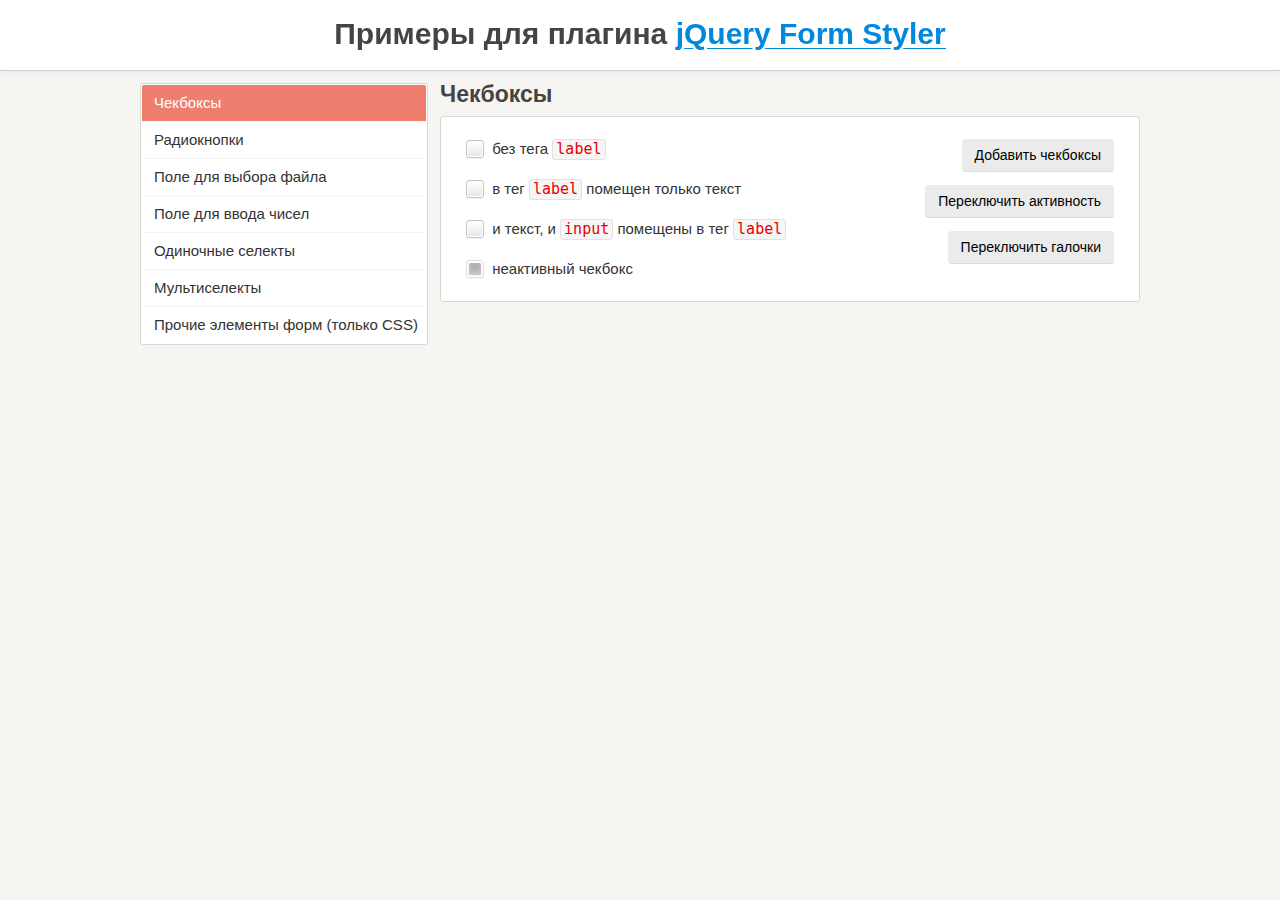
<file: libs/jQueryFormStyler-master/demo/index.html>
<!DOCTYPE html>
<html>
<head>
	<meta charset="utf-8" />
	<meta name="viewport" content="width=device-width, initial-scale=1.0" />
	<title>Примеры для плагина jQuery Form Styler</title>
	<link href="demo.css" rel="stylesheet" />
	<link href="../jquery.formstyler.css" rel="stylesheet" />
	<script src="http://ajax.googleapis.com/ajax/libs/jquery/1.11.3/jquery.min.js"></script>
	<script src="../jquery.formstyler.js"></script>
	<script>
		(function($) {
		$(function() {
			$('input, select').styler({
				selectSearch: true
			});
		});
		})(jQuery);
	</script>
	<script src="demo.js"></script>
</head>

<body>

<h1>Примеры для плагина <a href="http://dimox.name/jquery-form-styler/">jQuery Form Styler</a></h1>

<form method="post">
<div class="wrapper">

	<ul class="menu">
		<li class="current" data-hash="checkbox">Чекбоксы</li>
		<li data-hash="radio">Радиокнопки</li>
		<li data-hash="file">Поле для выбора файла</li>
		<li data-hash="number">Поле для ввода чисел</li>
		<li data-hash="select">Одиночные селекты</li>
		<li data-hash="multiselect">Мультиселекты</li>
		<li data-hash="css">Прочие элементы форм (только CSS)</li>
	</ul>

	<div class="content">

		<div class="box visible">
			<h2>Чекбоксы</h2>

			<div class="section lh">
				<div class="buttons">
					<button type="submit" class="button  add-checkbox">Добавить чекбоксы</button>
					<button type="submit" class="button  disable-input">Переключить активность</button>
					<button type="submit" class="button  check">Переключить галочки</button>
				</div>
				<input type="checkbox" /> без тега <code>label</code><br />
				<span id="r"><input type="checkbox" id="checkbox1" /></span> <label for="checkbox1"> в тег <code>label</code> помещен только текст</label><br />
				<label><input type="checkbox" /> и текст, и <code>input</code> помещены в тег <code>label</code></label><br />
				<label><input type="checkbox" disabled checked /> неактивный чекбокс</label>
			</div><!-- .section -->
		</div><!-- .box -->

		<div class="box">
			<h2>Радиокнопки</h2>

			<div class="section lh">
				<div class="buttons">
					<button type="submit" class="button  add-radio">Добавить радиокнопки</button>
					<button type="submit" class="button  disable-input">Переключить активность</button>
				</div>
				<input type="radio" name="radio" /> без тега <code>label</code><br />
				<input type="radio" name="radio" id="radio1" /> <label for="radio1"> в тег <code>label</code> помещен только текст</label><br />
				<label><input type="radio" name="radio" /> и текст, и <code>input</code> помещены в тег <code>label</code></label><br />
				<label><input type="radio" name="radio" disabled /> неактивная радиокнопка</label>
			</div><!-- .section -->
		</div><!-- .box -->

		<div class="box">
			<h2>Поле для выбора файла</h2>

			<div class="section">
				<div class="buttons">
					<button type="submit" class="button  add-file">Добавить поле</button>
					<button type="submit" class="button  disable-input">Переключить активность</button>
				</div>
				<input type="file" />
			</div><!-- .section -->
		</div><!-- .box -->

		<div class="box">
			<h2>Поле для ввода чисел</h2>

			<div class="section">
				<div class="buttons">
					<button type="submit" class="button  add-number">Добавить поле</button>
					<button type="submit" class="button  disable-input">Переключить активность</button>
				</div>
				<p>Поле без атрибутов.</p>
				<input type="number" />
			</div><!-- .section -->

			<div class="section">
				<p>Поле с атрибутами <code>min="0" max="100" step="5"</code>.</p>
				<input type="number" min="0" max="100" step="5" />
			</div><!-- .section -->

			<div class="section  number-plus-minus">
			<p>Другой вид переключателей.</p>
				<input type="number" />
			</div><!-- .section -->
		</div><!-- .box -->

		<div class="box">

			<h2>Одиночные селекты</h2>

			<p style="color: #43C617">По умолчанию ширина селекта на этой странице установлена 250 пикселей.</p>

			<div class="section">
				<div class="buttons">
					<button type="submit" class="button  add-select">Добавить селект</button>
					<button type="submit" class="button  add-options">Добавить пункты в список</button>
					<button type="submit" class="button  disable-select">Переключить активность селекта</button>
					<button type="submit" class="button  disable-options">Переключить активность пунктов</button>
				</div>
				<p><strong>Простой селект</strong> с несколькими пунктами, <br />один из них неактивный.</p>
				<select>
					<option>-- Выберите --</option>
					<option>Пункт 1</option>
					<option>Пункт 2</option>
					<option disabled>Пункт 3</option>
					<option>Пункт 4</option>
					<option>Пункт 5</option>
				</select>
			</div><!-- .section -->

			<div class="section">

				<p>Селект <strong>без заданной ширины</strong>, имеющий пункт <strong>с длинным текстом</strong>.</p>
				<select class="width-auto">
					<option>-- Выберите --</option>
					<option>Пункт 1</option>
					<option>Пункт 2</option>
					<option>Какой-то пункт с очень-очень-очень длинным-длинным-длинным текстом</option>
					<option>Пункт 4</option>
					<option>Пункт 5</option>
				</select>

				<br /><br />

				<p>Селект <strong>с шириной 200 пикселей</strong>, имеющий пункт <strong>с длинным текстом</strong>.</p>
				<select class="width-200">
					<option>-- Выберите --</option>
					<option>Пункт 1</option>
					<option>Пункт 2</option>
					<option>Какой-то пункт с очень-очень-очень длинным-длинным-длинным текстом</option>
					<option>Пункт 4</option>
					<option>Пункт 5</option>
				</select>

			</div><!-- .section -->

			<div class="section">

				<div class="sec maxheight">
					<p>Выпадающий список этого селекта <br /><strong>органичен по высоте</strong>.</p>
					<select>
						<option>-- Выберите --</option>
						<option>Пункт 1</option>
						<option>Пункт 2</option>
						<option>Пункт 3</option>
						<option>Пункт 4</option>
						<option>Пункт 5</option>
						<option>Пункт 6</option>
						<option>Пункт 7</option>
						<option>Пункт 8</option>
						<option>Пункт 9</option>
						<option>Пункт 10</option>
						<option>Пункт 11</option>
						<option>Пункт 12</option>
						<option>Пункт 13</option>
						<option>Пункт 14</option>
						<option>Пункт 15</option>
						<option>Пункт 16</option>
						<option>Пункт 17</option>
						<option>Пункт 18</option>
						<option>Пункт 19</option>
						<option>Пункт 20</option>
						<option>Пункт 21</option>
						<option>Пункт 22</option>
						<option>Пункт 23</option>
						<option>Пункт 24</option>
						<option>Пункт 25</option>
						<option>Пункт 26</option>
						<option>Пункт 27</option>
						<option>Пункт 28</option>
						<option>Пункт 29</option>
						<option>Пункт 30</option>
					</select>
				</div><!-- .sec -->

				<div class="sec">
					<p>Селект <strong>с длинным списком</strong>, не ограниченным максимальной высотой.</p>
					<select>
						<option>-- Выберите --</option>
						<option>Пункт 1</option>
						<option>Пункт 2</option>
						<option>Пункт 3</option>
						<option>Пункт 4</option>
						<option>Пункт 5</option>
						<option>Пункт 6</option>
						<option>Пункт 7</option>
						<option>Пункт 8</option>
						<option>Пункт 9</option>
						<option>Пункт 10</option>
						<option>Пункт 11</option>
						<option>Пункт 12</option>
						<option>Пункт 13</option>
						<option>Пункт 14</option>
						<option>Пункт 15</option>
						<option>Пункт 16</option>
						<option>Пункт 17</option>
						<option>Пункт 18</option>
						<option>Пункт 19</option>
						<option>Пункт 20</option>
						<option>Пункт 21</option>
						<option>Пункт 22</option>
						<option>Пункт 23</option>
						<option>Пункт 24</option>
						<option>Пункт 25</option>
						<option>Пункт 26</option>
						<option>Пункт 27</option>
						<option>Пункт 28</option>
						<option>Пункт 29</option>
						<option>Пункт 30</option>
						<option>Пункт 31</option>
						<option>Пункт 32</option>
						<option>Пункт 33</option>
						<option>Пункт 34</option>
						<option>Пункт 35</option>
						<option>Пункт 36</option>
						<option>Пункт 37</option>
						<option>Пункт 38</option>
						<option>Пункт 39</option>
						<option>Пункт 40</option>
						<option>Пункт 41</option>
						<option>Пункт 42</option>
						<option>Пункт 43</option>
						<option>Пункт 44</option>
						<option>Пункт 45</option>
						<option>Пункт 46</option>
						<option>Пункт 47</option>
						<option>Пункт 48</option>
						<option>Пункт 49</option>
						<option>Пункт 50</option>
						<option>Пункт 51</option>
						<option>Пункт 52</option>
						<option>Пункт 53</option>
						<option>Пункт 54</option>
						<option>Пункт 55</option>
						<option>Пункт 56</option>
						<option>Пункт 57</option>
						<option>Пункт 58</option>
						<option>Пункт 59</option>
						<option>Пункт 60</option>
						<option>Пункт 61</option>
						<option>Пункт 62</option>
						<option>Пункт 63</option>
						<option>Пункт 64</option>
						<option>Пункт 65</option>
						<option>Пункт 66</option>
						<option>Пункт 67</option>
						<option>Пункт 68</option>
						<option>Пункт 69</option>
						<option>Пункт 70</option>
						<option>Пункт 71</option>
						<option>Пункт 72</option>
						<option>Пункт 73</option>
						<option>Пункт 74</option>
						<option>Пункт 75</option>
						<option>Пункт 76</option>
						<option>Пункт 77</option>
						<option>Пункт 78</option>
						<option>Пункт 79</option>
						<option>Пункт 80</option>
						<option>Пункт 81</option>
						<option>Пункт 82</option>
						<option>Пункт 83</option>
						<option>Пункт 84</option>
						<option>Пункт 85</option>
						<option>Пункт 86</option>
						<option>Пункт 87</option>
						<option>Пункт 88</option>
						<option>Пункт 89</option>
						<option>Пункт 90</option>
						<option>Пункт 91</option>
						<option>Пункт 92</option>
						<option>Пункт 93</option>
						<option>Пункт 94</option>
						<option>Пункт 95</option>
						<option>Пункт 96</option>
						<option>Пункт 97</option>
						<option>Пункт 98</option>
						<option>Пункт 99</option>
						<option>Пункт 100</option>
					</select>
				</div><!-- .sec -->

			</div><!-- .section -->

			<div class="section">

				<div class="sec">
					<p>Проверяем, правильное ли значение передается при изменении. У оригинального селекта прописано: <code>onchange="alert(this.value)"</code>.</p>
					<select onchange="alert(this.value)">
						<option>-- Выберите --</option>
						<option>Пункт 1</option>
						<option>Пункт 2</option>
						<option>Пункт 3</option>
						<option>Пункт 4</option>
						<option>Пункт 5</option>
					</select>
				</div><!-- .sec -->

				<div class="sec">
					<p>Селект <strong>с замещающим текстом</strong> (placeholder). Текст "-- Выберите --" задан не через тег <code>option</code>, а через атрибут <code>data-placeholder</code>.</p>
					<select data-placeholder="-- Выберите --">
						<option label="-"></option>
						<option>Пункт 1</option>
						<option>Пункт 2</option>
						<option>Пункт 3</option>
						<option>Пункт 4</option>
						<option>Пункт 5</option>
					</select>
				</div><!-- .sec -->

			</div><!-- .section -->

			<div class="section">

				<div class="sec">
					<p>Селект <strong>с группировкой пунктов</strong> <br />(используется тег <code>optgroup</code>), один из них неактивный.</p>
					<select>
						<option>-- Выберите --</option>
						<optgroup label="Группа 1">
							<option>Пункт 1.1</option>
							<option>Пункт 1.2</option>
							<option>Пункт 1.3</option>
						</optgroup>
						<optgroup label="Группа 2">
							<option>Пункт 2.1</option>
							<option disabled>Пункт 2.2</option>
							<option>Пункт 2.3</option>
						</optgroup>
					</select>
				</div><!-- .sec -->

				<div class="sec">
					<p>Селект с выделением групп <strong>разными цветами</strong> (указаны классы <code>.color1</code> и <code>.color2</code> для <code>optgroup</code>).</p>
					<select>
						<option>-- Выберите --</option>
						<optgroup label="Группа 1" class="color1">
							<option>Пункт 1.1</option>
							<option>Пункт 1.2</option>
							<option>Пункт 1.3</option>
						</optgroup>
						<optgroup label="Группа 2" class="color2">
							<option>Пункт 2.1</option>
							<option>Пункт 2.2</option>
							<option>Пункт 2.3</option>
						</optgroup>
					</select>
				</div><!-- .sec -->

			</div><!-- .section -->

			<div class="section">

				<div class="sec showChanged">
					<p>Показываем, что селект изменен, используя класс <code>.changed</code> (появляется зеленая обводка).</p>
					<select>
						<option>-- Выберите --</option>
						<option>Пункт 1</option>
						<option>Пункт 2</option>
						<option>Пункт 3</option>
						<option>Пункт 4</option>
						<option>Пункт 5</option>
					</select>
				</div><!-- .sec -->

				<div class="sec lang">
					<p>Класс, указаннный для <code>option</code>, передается свернутом селекту, благодаря чему мы в нем видим флаг.</p>
					<select>
						<option>-- Выберите язык --</option>
						<option class="lang-en">Английский</option>
						<option class="lang-es">Испанский</option>
						<option class="lang-de">Немецкий</option>
						<option class="lang-ru">Русский</option>
						<option class="lang-fr">Французский</option>
					</select>
				</div><!-- .sec -->

			</div><!-- .section -->

			<br /><br /><br /><br /><br /><br /><br /><br /><br /><br />

		</div><!-- .box -->

		<div class="box">

			<h2>Мультиселекты</h2>

			<div class="section">
				<div class="buttons">
					<button type="submit" class="button  add-select  multiple">Добавить селект</button>
					<button type="submit" class="button  add-options">Добавить пункты в список</button>
					<button type="submit" class="button  disable-select">Переключить активность селекта</button>
					<button type="submit" class="button  disable-options">Переключить активность пунктов</button>
				</div>
				<p><strong>Мультиселект</strong>, один из пунктов неактивный, <br />параметр <code>size</code> не указан.</p>
				<select multiple>
					<option>-- Выберите --</option>
					<option>Пункт 1</option>
					<option>Пункт 2</option>
					<option disabled>Пункт 3</option>
					<option>Пункт 4</option>
					<option>Пункт 5</option>
				</select>
			</div><!-- .section -->

			<div class="section">
				<p>Мультиселект <strong>с параметром</strong> <code>size</code> <strong>равным</strong> <code>6</code> и <strong>с заданной шириной</strong> (400 пикселей).</p>
				<select multiple size="6" class="width-400">
					<option>-- Выберите один или несколько пунктов --</option>
					<option>Пункт 1</option>
					<option>Пункт 2</option>
					<option>Пункт 3</option>
					<option>Пункт 4</option>
					<option>Пункт 5</option>
				</select>
			</div><!-- .section -->

			<div class="section">

				<div class="sec">
					<p>Мультиселект <strong>с группировкой пунктов</strong> (используется тег <code>optgroup</code>), один из них неактивный.</p>
					<select multiple size="9">
						<option>-- Выберите --</option>
						<optgroup label="Группа 1">
							<option>Пункт 1.1</option>
							<option>Пункт 1.2</option>
							<option>Пункт 1.3</option>
						</optgroup>
						<optgroup label="Группа 2">
							<option>Пункт 2.1</option>
							<option disabled>Пункт 2.2</option>
							<option>Пункт 2.3</option>
						</optgroup>
					</select>
				</div><!-- .sec -->

				<div class="sec">
					<p>Мультиселект с выделением групп <strong>разными цветами</strong> (указаны классы <code>.color1</code> и <code>.color2</code> для <code>optgroup</code>).</p>
					<select multiple size="9">
						<option>-- Выберите --</option>
						<optgroup label="Группа 1" class="color1">
							<option>Пункт 1.1</option>
							<option>Пункт 1.2</option>
							<option>Пункт 1.3</option>
						</optgroup>
						<optgroup label="Группа 2" class="color2">
							<option>Пункт 2.1</option>
							<option>Пункт 2.2</option>
							<option>Пункт 2.3</option>
						</optgroup>
					</select>
				</div><!-- .sec -->

			</div><!-- .section -->

		</div><!-- .box -->

		<div class="box">

			<h2>Прочие элементы форм (только CSS)</h2>

			<div class="section css">
				<p>Стилизация данных элементов <strong>не требует наличия плагина</strong>.</p>

				<input class="styler" type="text" size="60" placeholder="Однострочное текстовое поле..." /> <code>&lt;input type="text"></code>

				<input class="styler" type="password" size="60" placeholder="Поле для ввода пароля..." /> <code>&lt;input type="password"></code>

				<textarea class="styler" cols="60" rows="5" placeholder="Многострочное текстовое поле..."></textarea> <code>&lt;textarea>&lt;/textarea></code><br />

				<input class="styler" type="button" value="Кнопка" /> <code>&lt;input type="button"></code><br />

				<button class="styler" type="submit">Кнопка</button> <code>&lt;button>&lt;/button></code><br />

				<input class="styler" type="reset" value="Сброс" /> <code>&lt;input type="reset"></code><br />

				<input class="styler" type="button" value="Кнопка неактивная" disabled /> <code>&lt;input type="button" disabled></code><br />
				<button class="styler" type="submit" disabled>Кнопка неактивная</button> <code>&lt;button disabled>&lt;/button></code>

			</div><!-- .section -->

		</div><!-- .box -->

	</div><!-- .content -->

</div><!-- .wrapper -->
</form>

</body>
</html>
</file>
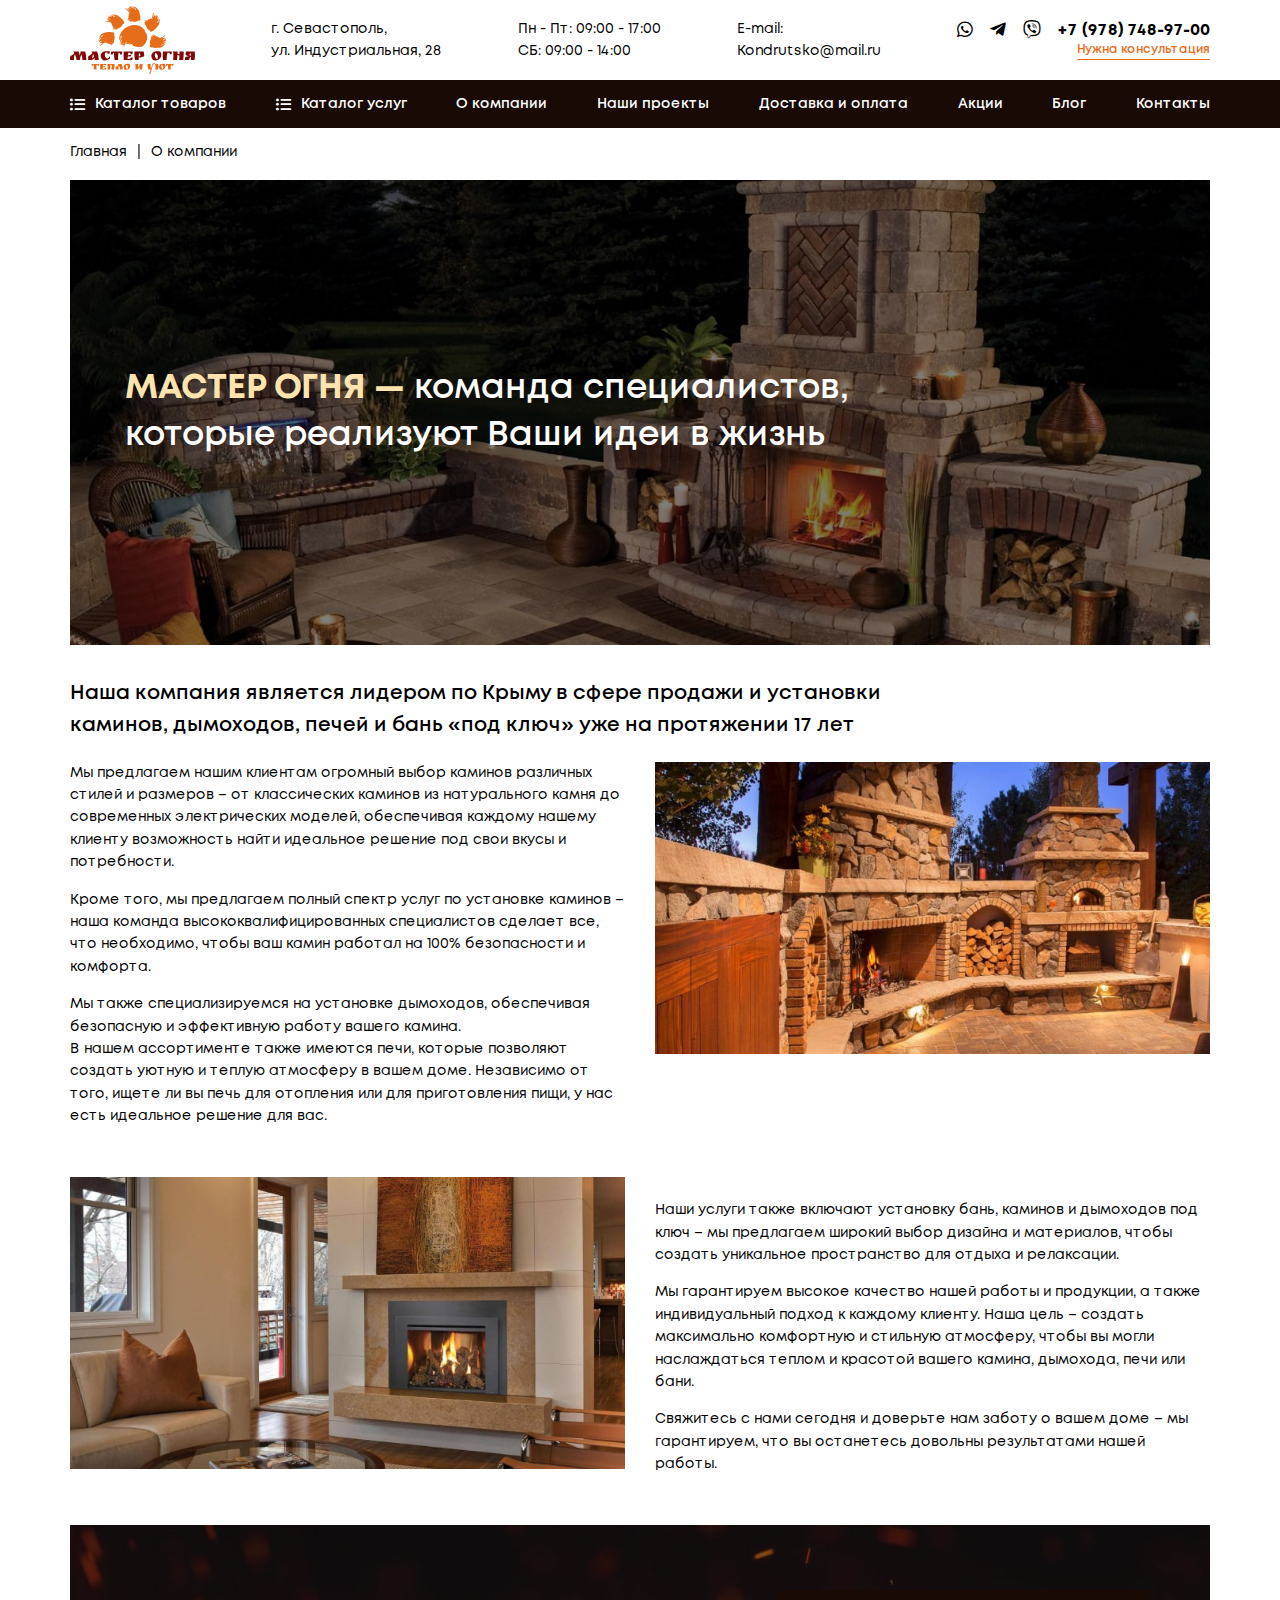
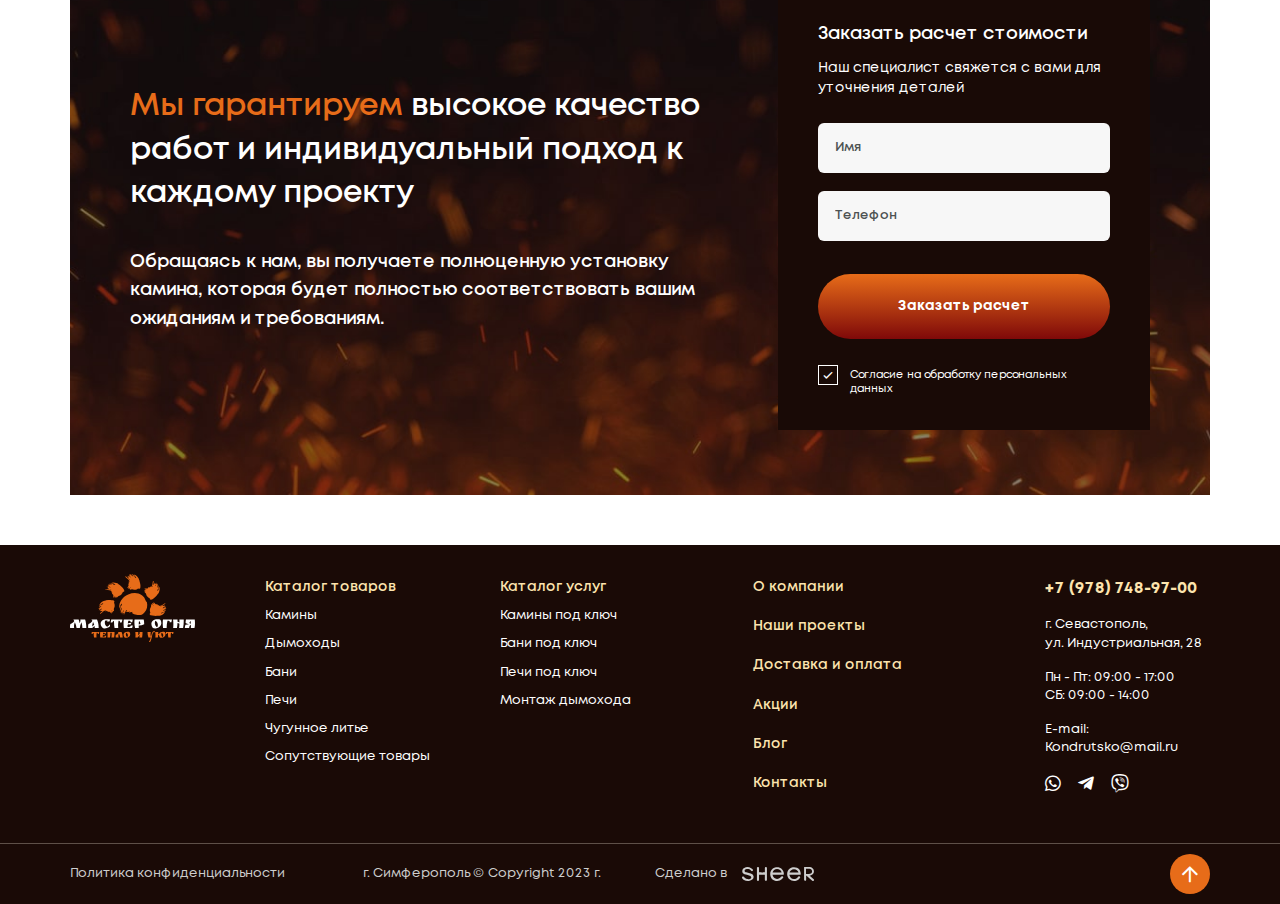
<file: about.html>
<!DOCTYPE html>
<!--[if lt IE 7]><html lang="ru" class="lt-ie9 lt-ie8 lt-ie7"><![endif]-->
<!--[if IE 7]><html lang="ru" class="lt-ie9 lt-ie8"><![endif]-->
<!--[if IE 8]><html lang="ru" class="lt-ie9"><![endif]-->
<!--[if gt IE 8]><!-->
<html lang="ru">
<!--<![endif]-->
<head>
	<meta charset="utf-8" />
	<title>Заголовок</title>
	<meta http-equiv="X-UA-Compatible" content="IE=edge" />
	<meta name="viewport" content="width=device-width, initial-scale=1.0" />
	<meta name="format-detection" content="telephone=no" />
	<link rel="shortcut icon" href="favicon.png" />
	<link rel="stylesheet" href="libs/bootstrap/bootstrap-grid.css" />
	<link rel="stylesheet" href="libs/fontawesome-free-5.12.0-web/css/all.min.css" />
	<link rel="stylesheet" href="libs/ion.rangeSlider-master/css/ion.rangeSlider.min.css" />
	<link rel="stylesheet" href="libs/fancybox/jquery.fancybox.css" />
	<link rel="stylesheet" href="libs/slick-1.5.9/slick/slick.css" />
	<link rel="stylesheet" href="libs/slick-1.5.9/slick/slick-theme.css" />
	<link rel="stylesheet" href="css/fonts.css" />
	<link rel="stylesheet" href="css/main.css?ver=1.23" />
	<link rel="stylesheet" href="css/media.css?ver=1.23" />
</head>
<body>

	<div class="wrapper">

		<header class="header">
			<div class="header-top">
				<div class="container">
					<div class="header__wrapper">
						<a href="#" class="logo">
							<img src="img/logo.svg" alt="alt">
						</a>
						<div class="header__item">г. Севастополь, <br>ул. Индустриальная, 28</div>
						<div class="header__item">Пн - Пт: 09:00 - 17:00 <br>СБ: 09:00 - 14:00</div>
						<div class="header__item">E-mail: <br><a href="mailto:Kondrutsko@mail.ru">Kondrutsko@mail.ru</a></div>
						<div class="header__contacts">
							<div class="line-contacts">
								<ul class="social-list">
									<li><a href="#"><i class="fab fa-whatsapp"></i></a></li>
									<li><a href="#"><i class="fab fa-telegram-plane"></i></a></li>
									<li><a href="#"><i class="fab fa-viber"></i></a></li>
								</ul>
								<a href="tel:+79787489700" class="phone-main">+7 (978) 748-97-00</a>
							</div>
							<a href="#" class="link-page">Нужна консультация</a>
						</div>
						<a href="tel:+8772527250" class="phone-mobile"><i class="fas fa-phone-alt"></i></a>
						<span class='sandwich'>
							<span class='sw-topper'></span>
							<span class='sw-bottom'></span>
							<span class='sw-footer'></span>
						</span>
					</div>
				</div>
			</div>
			<div class="header-bottom">
				<div class="container">
					<ul class="menu">
						<li class="menu__haschild">
							<a href="#">Каталог товаров</a>
							<div class="menu-dropdown">
								<ul>
									<li class="menu-dropdown__haschild">
										<a href="#">Камины </a>
										<div class="subdropdown-menu">
											<div class="row">
												<div class="col-lg-4">
													<div class="subdropdown-menu__title">Дровяные</div>
													<a href="#" class="subdropdown-menu__name">Стальные</a>
													<ul>
														<li><a href="#">С прямым стеклом</a></li>
														<li><a href="#">С Г-образным стеклом</a></li>
														<li><a href="#">С П-образным стеклом</a></li>
													</ul>
													<a href="#" class="subdropdown-menu__name">Чугунные</a>
													<ul>
														<li><a href="#">С прямым стеклом</a></li>
														<li><a href="#">С Г-образным стеклом</a></li>
														<li><a href="#">С П-образным стеклом</a></li>
													</ul>
												</div>
												<div class="col-lg-4">
													<div class="subdropdown-menu__title">Электрические</div>
													<a href="#" class="subdropdown-menu__name">Паровые</a>
													<ul>
														<li><a href="#">Классический очаг</a></li>
														<li><a href="#">Широкий очаг</a></li>
														<li><a href="#">Линейный очаг</a></li>
													</ul>
													<a href="#" class="subdropdown-menu__name">Ламповые</a>
													<ul>
														<li><a href="#">Классический очаг</a></li>
														<li><a href="#">Широкий очаг</a></li>
														<li><a href="#">Линейный очаг</a></li>
													</ul>
												</div>
												<div class="col-lg-4">
													<div class="subdropdown-menu__title">Биокамины</div>
													<a href="#" class="subdropdown-menu__name">Биокамины</a>
													<ul>
														<li><a href="#">Встраиваемый</a></li>
														<li><a href="#">Подвесной</a></li>
													</ul>
													<a href="#" class="subdropdown-menu__name">Топливный блок</a>
												</div>
											</div>
										</div>
									</li>
									<li class="menu-dropdown__haschild">
										<a href="#">Дымоходы </a>
										<div class="subdropdown-menu">
											<div class="row">
												<div class="col-lg-4">
													<div class="subdropdown-menu__title">Дымоходы</div>
													<a href="#" class="subdropdown-menu__name">Стальные</a>
													<ul>
														<li><a href="#">С прямым стеклом</a></li>
														<li><a href="#">С Г-образным стеклом</a></li>
														<li><a href="#">С П-образным стеклом</a></li>
													</ul>
													<a href="#" class="subdropdown-menu__name">Чугунные</a>
													<ul>
														<li><a href="#">С прямым стеклом</a></li>
														<li><a href="#">С Г-образным стеклом</a></li>
														<li><a href="#">С П-образным стеклом</a></li>
													</ul>
												</div>
												<div class="col-lg-4">
													<div class="subdropdown-menu__title">Дымоходы</div>
													<a href="#" class="subdropdown-menu__name">Паровые</a>
													<ul>
														<li><a href="#">Классический очаг</a></li>
														<li><a href="#">Широкий очаг</a></li>
														<li><a href="#">Линейный очаг</a></li>
													</ul>
													<a href="#" class="subdropdown-menu__name">Ламповые</a>
													<ul>
														<li><a href="#">Классический очаг</a></li>
														<li><a href="#">Широкий очаг</a></li>
														<li><a href="#">Линейный очаг</a></li>
													</ul>
												</div>
												<div class="col-lg-4">
													<div class="subdropdown-menu__title">Дымоходы</div>
													<a href="#" class="subdropdown-menu__name">Паровые</a>
													<ul>
														<li><a href="#">Классический очаг</a></li>
														<li><a href="#">Широкий очаг</a></li>
														<li><a href="#">Линейный очаг</a></li>
													</ul>
													<a href="#" class="subdropdown-menu__name">Ламповые</a>
													<ul>
														<li><a href="#">Классический очаг</a></li>
														<li><a href="#">Широкий очаг</a></li>
														<li><a href="#">Линейный очаг</a></li>
													</ul>
												</div>
											</div>
										</div>
									</li>
									<li class="menu-dropdown__haschild">
										<a href="#">Банные печи</a>
										<div class="subdropdown-menu">
											<div class="row">
												<div class="col-lg-4">
													<div class="subdropdown-menu__title">Банные печи</div>
													<a href="#" class="subdropdown-menu__name">Стальные</a>
													<ul>
														<li><a href="#">С прямым стеклом</a></li>
														<li><a href="#">С Г-образным стеклом</a></li>
														<li><a href="#">С П-образным стеклом</a></li>
													</ul>
													<a href="#" class="subdropdown-menu__name">Чугунные</a>
													<ul>
														<li><a href="#">С прямым стеклом</a></li>
														<li><a href="#">С Г-образным стеклом</a></li>
														<li><a href="#">С П-образным стеклом</a></li>
													</ul>
												</div>
												<div class="col-lg-4">
													<div class="subdropdown-menu__title">Банные печи</div>
													<a href="#" class="subdropdown-menu__name">Паровые</a>
													<ul>
														<li><a href="#">Классический очаг</a></li>
														<li><a href="#">Широкий очаг</a></li>
														<li><a href="#">Линейный очаг</a></li>
													</ul>
													<a href="#" class="subdropdown-menu__name">Ламповые</a>
													<ul>
														<li><a href="#">Классический очаг</a></li>
														<li><a href="#">Широкий очаг</a></li>
														<li><a href="#">Линейный очаг</a></li>
													</ul>
												</div>
												<div class="col-lg-4">
													<div class="subdropdown-menu__title">Банные печи</div>
													<a href="#" class="subdropdown-menu__name">Паровые</a>
													<ul>
														<li><a href="#">Классический очаг</a></li>
														<li><a href="#">Широкий очаг</a></li>
														<li><a href="#">Линейный очаг</a></li>
													</ul>
													<a href="#" class="subdropdown-menu__name">Ламповые</a>
													<ul>
														<li><a href="#">Классический очаг</a></li>
														<li><a href="#">Широкий очаг</a></li>
														<li><a href="#">Линейный очаг</a></li>
													</ul>
												</div>
											</div>
										</div>
									</li>
									<li class="menu-dropdown__haschild">
										<a href="#">Печи-камины </a>
										<div class="subdropdown-menu">
											<div class="row">
												<div class="col-lg-4">
													<div class="subdropdown-menu__title">Печи-камины</div>
													<a href="#" class="subdropdown-menu__name">Стальные</a>
													<ul>
														<li><a href="#">С прямым стеклом</a></li>
														<li><a href="#">С Г-образным стеклом</a></li>
														<li><a href="#">С П-образным стеклом</a></li>
													</ul>
													<a href="#" class="subdropdown-menu__name">Чугунные</a>
													<ul>
														<li><a href="#">С прямым стеклом</a></li>
														<li><a href="#">С Г-образным стеклом</a></li>
														<li><a href="#">С П-образным стеклом</a></li>
													</ul>
												</div>
												<div class="col-lg-4">
													<div class="subdropdown-menu__title">Печи-камины</div>
													<a href="#" class="subdropdown-menu__name">Паровые</a>
													<ul>
														<li><a href="#">Классический очаг</a></li>
														<li><a href="#">Широкий очаг</a></li>
														<li><a href="#">Линейный очаг</a></li>
													</ul>
													<a href="#" class="subdropdown-menu__name">Ламповые</a>
													<ul>
														<li><a href="#">Классический очаг</a></li>
														<li><a href="#">Широкий очаг</a></li>
														<li><a href="#">Линейный очаг</a></li>
													</ul>
												</div>
												<div class="col-lg-4">
													<div class="subdropdown-menu__title">Печи-камины</div>
													<a href="#" class="subdropdown-menu__name">Паровые</a>
													<ul>
														<li><a href="#">Классический очаг</a></li>
														<li><a href="#">Широкий очаг</a></li>
														<li><a href="#">Линейный очаг</a></li>
													</ul>
													<a href="#" class="subdropdown-menu__name">Ламповые</a>
													<ul>
														<li><a href="#">Классический очаг</a></li>
														<li><a href="#">Широкий очаг</a></li>
														<li><a href="#">Линейный очаг</a></li>
													</ul>
												</div>
											</div>
										</div>
									</li>
									<li class="menu-dropdown__haschild">
										<a href="#">Чугунное литье </a>
										<div class="subdropdown-menu">
											<div class="row">
												<div class="col-lg-4">
													<div class="subdropdown-menu__title">Чугунное литье</div>
													<a href="#" class="subdropdown-menu__name">Стальные</a>
													<ul>
														<li><a href="#">С прямым стеклом</a></li>
														<li><a href="#">С Г-образным стеклом</a></li>
														<li><a href="#">С П-образным стеклом</a></li>
													</ul>
													<a href="#" class="subdropdown-menu__name">Чугунные</a>
													<ul>
														<li><a href="#">С прямым стеклом</a></li>
														<li><a href="#">С Г-образным стеклом</a></li>
														<li><a href="#">С П-образным стеклом</a></li>
													</ul>
												</div>
												<div class="col-lg-4">
													<div class="subdropdown-menu__title">Чугунное литье</div>
													<a href="#" class="subdropdown-menu__name">Паровые</a>
													<ul>
														<li><a href="#">Классический очаг</a></li>
														<li><a href="#">Широкий очаг</a></li>
														<li><a href="#">Линейный очаг</a></li>
													</ul>
													<a href="#" class="subdropdown-menu__name">Ламповые</a>
													<ul>
														<li><a href="#">Классический очаг</a></li>
														<li><a href="#">Широкий очаг</a></li>
														<li><a href="#">Линейный очаг</a></li>
													</ul>
												</div>
												<div class="col-lg-4">
													<div class="subdropdown-menu__title">Чугунное литье</div>
													<a href="#" class="subdropdown-menu__name">Паровые</a>
													<ul>
														<li><a href="#">Классический очаг</a></li>
														<li><a href="#">Широкий очаг</a></li>
														<li><a href="#">Линейный очаг</a></li>
													</ul>
													<a href="#" class="subdropdown-menu__name">Ламповые</a>
													<ul>
														<li><a href="#">Классический очаг</a></li>
														<li><a href="#">Широкий очаг</a></li>
														<li><a href="#">Линейный очаг</a></li>
													</ul>
												</div>
											</div>
										</div>
									</li>
									<li class="menu-dropdown__haschild">
										<a href="#">Сопутствующие товары </a>
										<div class="subdropdown-menu">
											<div class="row">
												<div class="col-lg-4">
													<div class="subdropdown-menu__title">Сопутствующие товары</div>
													<a href="#" class="subdropdown-menu__name">Стальные</a>
													<ul>
														<li><a href="#">С прямым стеклом</a></li>
														<li><a href="#">С Г-образным стеклом</a></li>
														<li><a href="#">С П-образным стеклом</a></li>
													</ul>
													<a href="#" class="subdropdown-menu__name">Чугунные</a>
													<ul>
														<li><a href="#">С прямым стеклом</a></li>
														<li><a href="#">С Г-образным стеклом</a></li>
														<li><a href="#">С П-образным стеклом</a></li>
													</ul>
												</div>
												<div class="col-lg-4">
													<div class="subdropdown-menu__title">Сопутствующие товары</div>
													<a href="#" class="subdropdown-menu__name">Паровые</a>
													<ul>
														<li><a href="#">Классический очаг</a></li>
														<li><a href="#">Широкий очаг</a></li>
														<li><a href="#">Линейный очаг</a></li>
													</ul>
													<a href="#" class="subdropdown-menu__name">Ламповые</a>
													<ul>
														<li><a href="#">Классический очаг</a></li>
														<li><a href="#">Широкий очаг</a></li>
														<li><a href="#">Линейный очаг</a></li>
													</ul>
												</div>
												<div class="col-lg-4">
													<div class="subdropdown-menu__title">Сопутствующие товары</div>
													<a href="#" class="subdropdown-menu__name">Паровые</a>
													<ul>
														<li><a href="#">Классический очаг</a></li>
														<li><a href="#">Широкий очаг</a></li>
														<li><a href="#">Линейный очаг</a></li>
													</ul>
													<a href="#" class="subdropdown-menu__name">Ламповые</a>
													<ul>
														<li><a href="#">Классический очаг</a></li>
														<li><a href="#">Широкий очаг</a></li>
														<li><a href="#">Линейный очаг</a></li>
													</ul>
												</div>
											</div>
										</div>
									</li>
									<li class="menu-dropdown__haschild">
										<a href="#">Теплоизоляция </a>
										<div class="subdropdown-menu">
											<div class="row">
												<div class="col-lg-4">
													<div class="subdropdown-menu__title">Теплоизоляция</div>
													<a href="#" class="subdropdown-menu__name">Стальные</a>
													<ul>
														<li><a href="#">С прямым стеклом</a></li>
														<li><a href="#">С Г-образным стеклом</a></li>
														<li><a href="#">С П-образным стеклом</a></li>
													</ul>
													<a href="#" class="subdropdown-menu__name">Чугунные</a>
													<ul>
														<li><a href="#">С прямым стеклом</a></li>
														<li><a href="#">С Г-образным стеклом</a></li>
														<li><a href="#">С П-образным стеклом</a></li>
													</ul>
												</div>
												<div class="col-lg-4">
													<div class="subdropdown-menu__title">Теплоизоляция</div>
													<a href="#" class="subdropdown-menu__name">Паровые</a>
													<ul>
														<li><a href="#">Классический очаг</a></li>
														<li><a href="#">Широкий очаг</a></li>
														<li><a href="#">Линейный очаг</a></li>
													</ul>
													<a href="#" class="subdropdown-menu__name">Ламповые</a>
													<ul>
														<li><a href="#">Классический очаг</a></li>
														<li><a href="#">Широкий очаг</a></li>
														<li><a href="#">Линейный очаг</a></li>
													</ul>
												</div>
												<div class="col-lg-4">
													<div class="subdropdown-menu__title">Теплоизоляция</div>
													<a href="#" class="subdropdown-menu__name">Паровые</a>
													<ul>
														<li><a href="#">Классический очаг</a></li>
														<li><a href="#">Широкий очаг</a></li>
														<li><a href="#">Линейный очаг</a></li>
													</ul>
													<a href="#" class="subdropdown-menu__name">Ламповые</a>
													<ul>
														<li><a href="#">Классический очаг</a></li>
														<li><a href="#">Широкий очаг</a></li>
														<li><a href="#">Линейный очаг</a></li>
													</ul>
												</div>
											</div>
										</div>
									</li>
									<li class="menu-dropdown__haschild">
										<a href="#">Дымоходы </a>
										<div class="subdropdown-menu">
											<div class="row">
												<div class="col-lg-4">
													<div class="subdropdown-menu__title">Дымоходы</div>
													<a href="#" class="subdropdown-menu__name">Стальные</a>
													<ul>
														<li><a href="#">С прямым стеклом</a></li>
														<li><a href="#">С Г-образным стеклом</a></li>
														<li><a href="#">С П-образным стеклом</a></li>
													</ul>
													<a href="#" class="subdropdown-menu__name">Чугунные</a>
													<ul>
														<li><a href="#">С прямым стеклом</a></li>
														<li><a href="#">С Г-образным стеклом</a></li>
														<li><a href="#">С П-образным стеклом</a></li>
													</ul>
												</div>
												<div class="col-lg-4">
													<div class="subdropdown-menu__title">Дымоходы</div>
													<a href="#" class="subdropdown-menu__name">Паровые</a>
													<ul>
														<li><a href="#">Классический очаг</a></li>
														<li><a href="#">Широкий очаг</a></li>
														<li><a href="#">Линейный очаг</a></li>
													</ul>
													<a href="#" class="subdropdown-menu__name">Ламповые</a>
													<ul>
														<li><a href="#">Классический очаг</a></li>
														<li><a href="#">Широкий очаг</a></li>
														<li><a href="#">Линейный очаг</a></li>
													</ul>
												</div>
												<div class="col-lg-4">
													<div class="subdropdown-menu__title">Дымоходы</div>
													<a href="#" class="subdropdown-menu__name">Паровые</a>
													<ul>
														<li><a href="#">Классический очаг</a></li>
														<li><a href="#">Широкий очаг</a></li>
														<li><a href="#">Линейный очаг</a></li>
													</ul>
													<a href="#" class="subdropdown-menu__name">Ламповые</a>
													<ul>
														<li><a href="#">Классический очаг</a></li>
														<li><a href="#">Широкий очаг</a></li>
														<li><a href="#">Линейный очаг</a></li>
													</ul>
												</div>
											</div>
										</div>
									</li>
								</ul>
							</div>
						</li>
						<li class="menu__haschild">
							<a href="#">Каталог услуг</a>
							<div class="menu-dropdown">
								<ul>
									<li><a href="#">Камины под ключ</a></li>
									<li><a href="#">Бани под ключ</a></li>
									<li><a href="#">Печи под ключ</a></li>
									<li><a href="#">Монтаж дымохода</a></li>
								</ul>
							</div>
						</li>
						<li><a href="#">О компании</a></li>
						<li><a href="#">Наши проекты</a></li>
						<li><a href="#">Доставка и оплата</a></li>
						<li><a href="#">Акции</a></li>
						<li><a href="#">Блог</a></li>
						<li><a href="#">Контакты</a></li>
					</ul>
					<div class="header-bottom__mobile">
						<div class="header__item">г. Севастополь, <br>ул. Индустриальная, 28</div>
						<div class="header__item">Пн - Пт: 09:00 - 17:00 <br>СБ: 09:00 - 14:00</div>
						<div class="header__item">E-mail: <br><a href="mailto:Kondrutsko@mail.ru">Kondrutsko@mail.ru</a></div>
						<div class="header__contacts">
							<div class="line-contacts">
								<ul class="social-list">
									<li><a href="#"><i class="fab fa-whatsapp"></i></a></li>
									<li><a href="#"><i class="fab fa-telegram-plane"></i></a></li>
									<li><a href="#"><i class="fab fa-viber"></i></a></li>
								</ul>
								<a href="tel:+79787489700" class="phone-main">+7 (978) 748-97-00</a>
							</div>
							<a href="#" class="link-page">Нужна консультация</a>
						</div>
					</div>
				</div>
			</div>
		</header>

		<section class="page-about">
			<div class="container">
				<ul class="breadcrumbs">
					<li><a href="#">Главная</a></li>
					<li>О компании</li>
				</ul>
				<div class="billbord-page billbord-page_about">
					<h1 class="title-about"><span>Мастер огня —</span> команда специалистов, <br>которые реализуют Ваши идеи в жизнь</h1>
				</div>
				<div class="article-content">
					<h2>Наша компания является лидером по Крыму в сфере продажи и установки <br>каминов, дымоходов, печей и бань «под ключ» уже на протяжении 17 лет</h2>
					<div class="row row_article">
						<div class="col-lg-6">
							<p>Мы предлагаем нашим клиентам огромный выбор каминов различных стилей и размеров – от классических каминов из натурального камня до современных электрических моделей, обеспечивая каждому нашему клиенту возможность найти идеальное решение под свои вкусы и потребности.</p>
							<p>Кроме того, мы предлагаем полный спектр услуг по установке каминов – наша команда высококвалифицированных специалистов сделает все, что необходимо, чтобы ваш камин работал на 100% безопасности и комфорта.</p>
							<p>Мы также специализируемся на установке дымоходов, обеспечивая безопасную и эффективную работу вашего камина. <br>В нашем ассортименте также имеются печи, которые позволяют создать уютную и теплую атмосферу в вашем доме. Независимо от того, ищете ли вы печь для отопления или для приготовления пищи, у нас есть идеальное решение для вас.</p>
						</div>
						<div class="col-lg-6">
							<img src="img/img_about1.jpg" alt="alt">
						</div>
					</div>
					<div class="row row_article">
						<div class="col-lg-6">
							<br>
							<p>Наши услуги также включают установку бань, каминов и дымоходов под ключ – мы предлагаем широкий выбор дизайна и материалов, чтобы создать уникальное пространство для отдыха и релаксации.</p>
							<p>Мы гарантируем высокое качество нашей работы и продукции, а также индивидуальный подход к каждому клиенту. Наша цель – создать максимально комфортную и стильную атмосферу, чтобы вы могли наслаждаться теплом и красотой вашего камина, дымохода, печи или бани.</p>
							<p>Свяжитесь с нами сегодня и доверьте нам заботу о вашем доме – мы гарантируем, что вы останетесь довольны результатами нашей работы.</p>
						</div>
						<div class="col-lg-6">
							<img src="img/img_about2.jpg" alt="alt">
						</div>
					</div>
				</div>
				<div class="form-page">
					<div class="row align-items-center">
						<div class="col-lg-7">
							<div class="title-section"><span>Мы гарантируем</span> высокое качество работ и индивидуальный подход к каждому проекту</div>
							<div class="title-small">Обращаясь к нам, вы получаете полноценную установку камина, которая будет полностью соответствовать вашим ожиданиям и требованиям.</div>
						</div>
						<div class="col-lg-5">
							<div class="block-form">
								<div class="title-small">Заказать расчет стоимости</div>
								<div class="descr-form">Наш специалист свяжется с вами для уточнения деталей</div>
								<form>
									<div class="item-form">
										<input type="text" placeholder="Имя" required="required">
									</div>
									<div class="item-form">
										<input type="text" placeholder="Телефон" class="input-phone" required="required">
									</div>
									<div class="btn-main">
										<input type="submit" value="Заказать расчет">
									</div>
									<div class="checkbox">
										<label>
											<input type="checkbox" required="required" checked="checked" />
											<span>Согласие на обработку персональных данных</span>
										</label>
									</div>
								</form>
							</div>
						</div>
					</div>
				</div>
			</div>
		</section>

		<footer class="footer">
			<div class="container">
				<div class="row">
					<div class="col-lg-2">
						<a href="#" class="logo">
							<img src="img/logo2.svg" alt="alt">
						</a>
					</div>
					<div class="col-lg-2">
						<div class="footer__title">Каталог товаров  <i class="far fa-chevron-down"></i></div>
						<div class="footer__content">
							<ul class="footer__nav">
								<li><a href="#">Камины</a></li>
								<li><a href="#">Дымоходы</a></li>
								<li><a href="#">Бани</a></li>
								<li><a href="#">Печи</a></li>
								<li><a href="#">Чугунное литье</a></li>
								<li><a href="#">Сопутствующие товары</a></li>
							</ul>
						</div>
					</div>
					<div class="col-lg-3 footer__catalog">
						<div class="footer__title">Каталог услуг  <i class="far fa-chevron-down"></i></div>
						<div class="footer__content">
							<ul class="footer__nav">
								<li><a href="#">Камины под ключ</a></li>
								<li><a href="#">Бани под ключ</a></li>
								<li><a href="#">Печи под ключ</a></li>
								<li><a href="#">Монтаж дымохода</a></li>
							</ul>
						</div>
					</div>
					<div class="col-lg-3">
						<ul class="footer__nav footer__nav_big">
							<li><a href="#">О компании</a></li>
							<li><a href="#">Наши проекты</a></li>
							<li><a href="#">Доставка и оплата</a></li>
							<li><a href="#">Акции</a></li>
							<li><a href="#">Блог</a></li>
							<li><a href="#">Контакты</a></li>
						</ul>
					</div>
					<div class="col-lg-2">
						<div class="footer__contacts">
							<a href="tel:+79787489700" class="phone-main">+7 (978) 748-97-00</a>
							<p>г. Севастополь, <br>ул. Индустриальная, 28</p>
							<p>Пн - Пт: 09:00 - 17:00 <br>СБ: 09:00 - 14:00</p>
							<p>E-mail: <br><a href="mailto:Kondrutsko@mail.ru">Kondrutsko@mail.ru</a></p>
							<ul class="social-list">
								<li><a href="#"><i class="fab fa-whatsapp"></i></a></li>
								<li><a href="#"><i class="fab fa-telegram-plane"></i></a></li>
								<li><a href="#"><i class="fab fa-viber"></i></a></li>
							</ul>
						</div>
					</div>
				</div>
			</div>
			<div class="footer-bottom">
				<div class="container">
					<div class="row align-items-center">
						<div class="col-lg-3">
							<a href="#">Политика конфиденциальности </a>
						</div>
						<div class="col-lg-3">
							<p>г. Симферополь © Copyright  2023 г.</p>
						</div>
						<div class="col-lg">
							<div class="create">Сделано в <a href="#"><img src="img/copy.svg" alt="alt"></a></div>
						</div>
						<div class="col-xl-4 col-lg">
							<a href="#" class="btn_top"><i class="far fa-arrow-up"></i></a>
						</div>
					</div>
				</div>
			</div>
		</footer>
		
	</div>

	<!--[if lt IE 9]>
	<script src="libs/html5shiv/es5-shim.min.js"></script>
	<script src="libs/html5shiv/html5shiv.min.js"></script>
	<script src="libs/html5shiv/html5shiv-printshiv.min.js"></script>
	<script src="libs/respond/respond.min.js"></script>
<![endif]-->
<script src="libs/jquery/jquery-3.6.0.min.js"></script>
<script src="libs/jquery-mousewheel/jquery.mousewheel.min.js"></script>
<script src="libs/fancybox/jquery.fancybox.pack.js"></script>
<script src="libs/slick-1.5.9/slick/slick.min.js"></script>
<script src="libs/scroll2id/PageScroll2id.min.js"></script>
<script src="libs/mask/jquery.maskedinput.js"></script>
<script src="libs/ion.rangeSlider-master/js/ion.rangeSlider.min.js"></script>
<script src="libs/jQueryFormStyler-master/jquery.formstyler.min.js"></script>
<script src="js/common.js?ver=1.23"></script>
<!-- Yandex.Metrika counter --><!-- /Yandex.Metrika counter -->
<!-- Google Analytics counter --><!-- /Google Analytics counter -->
</body>
</html>
</file>
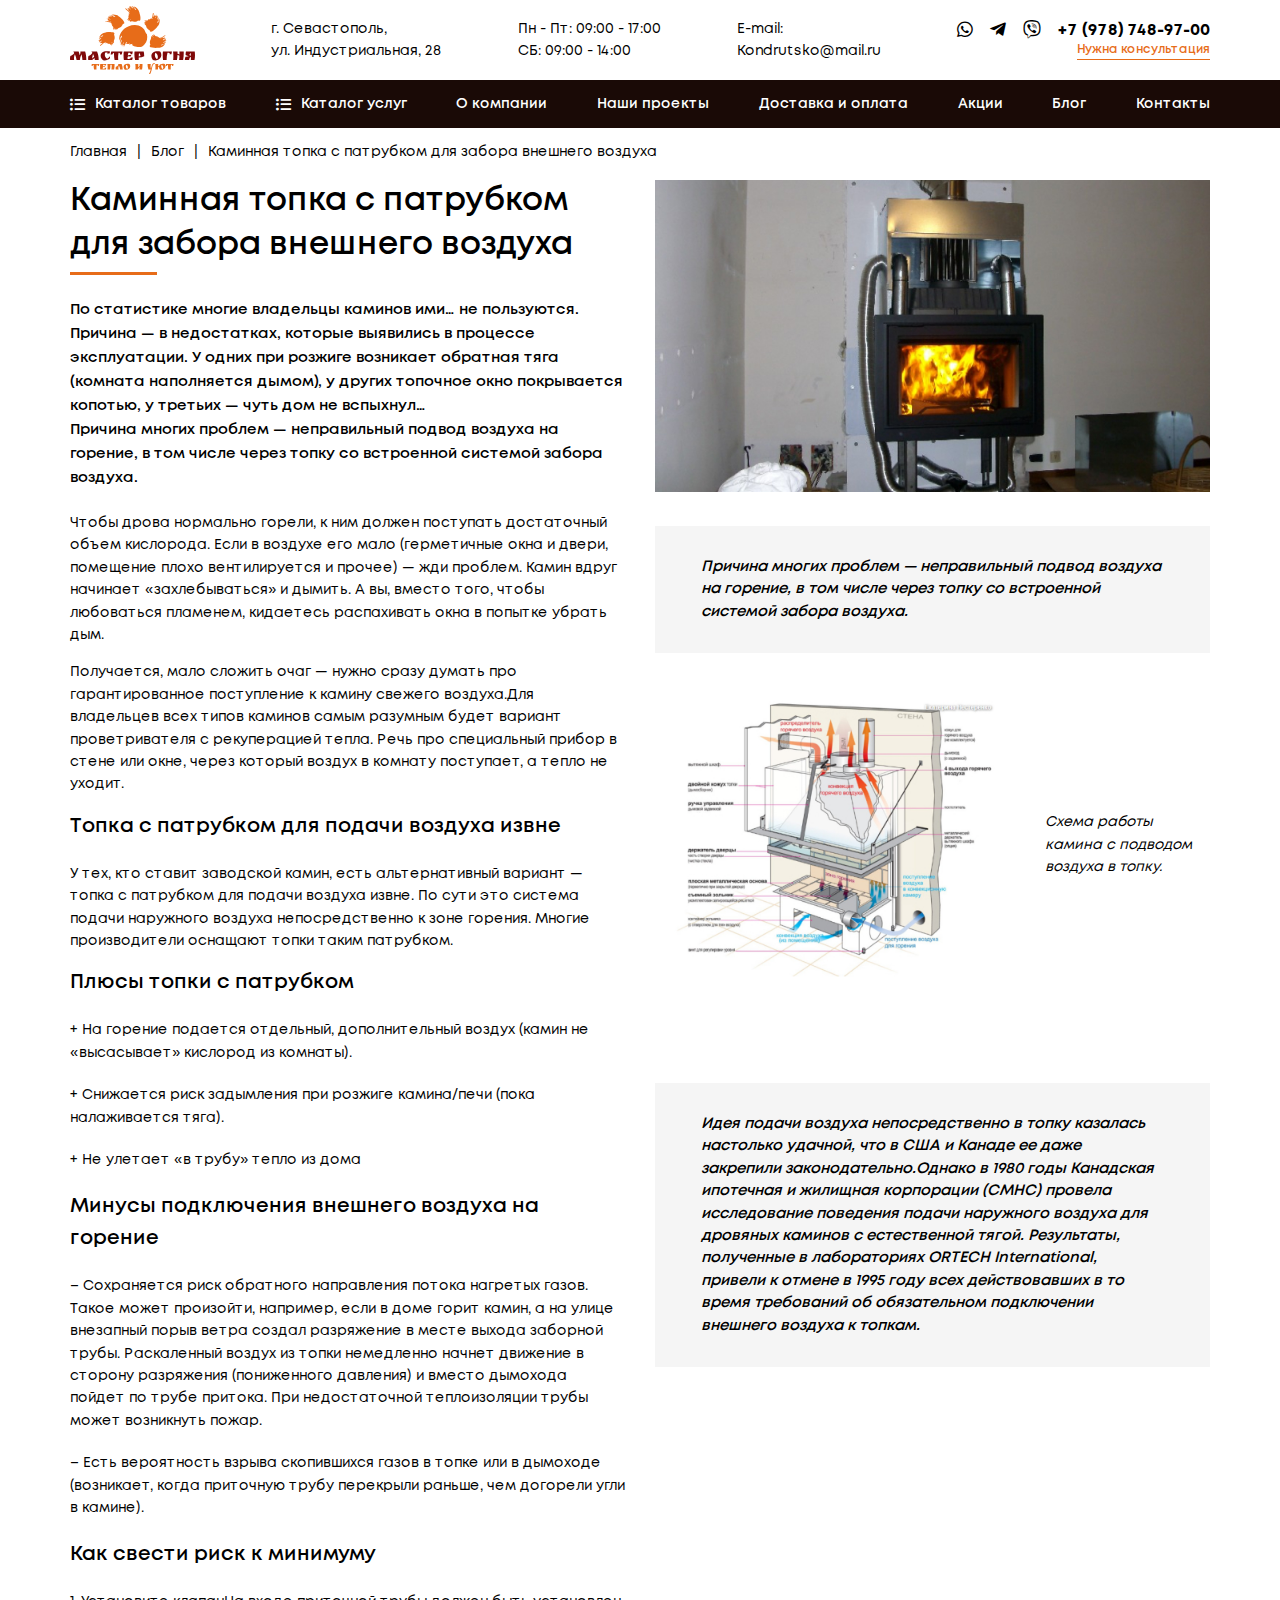
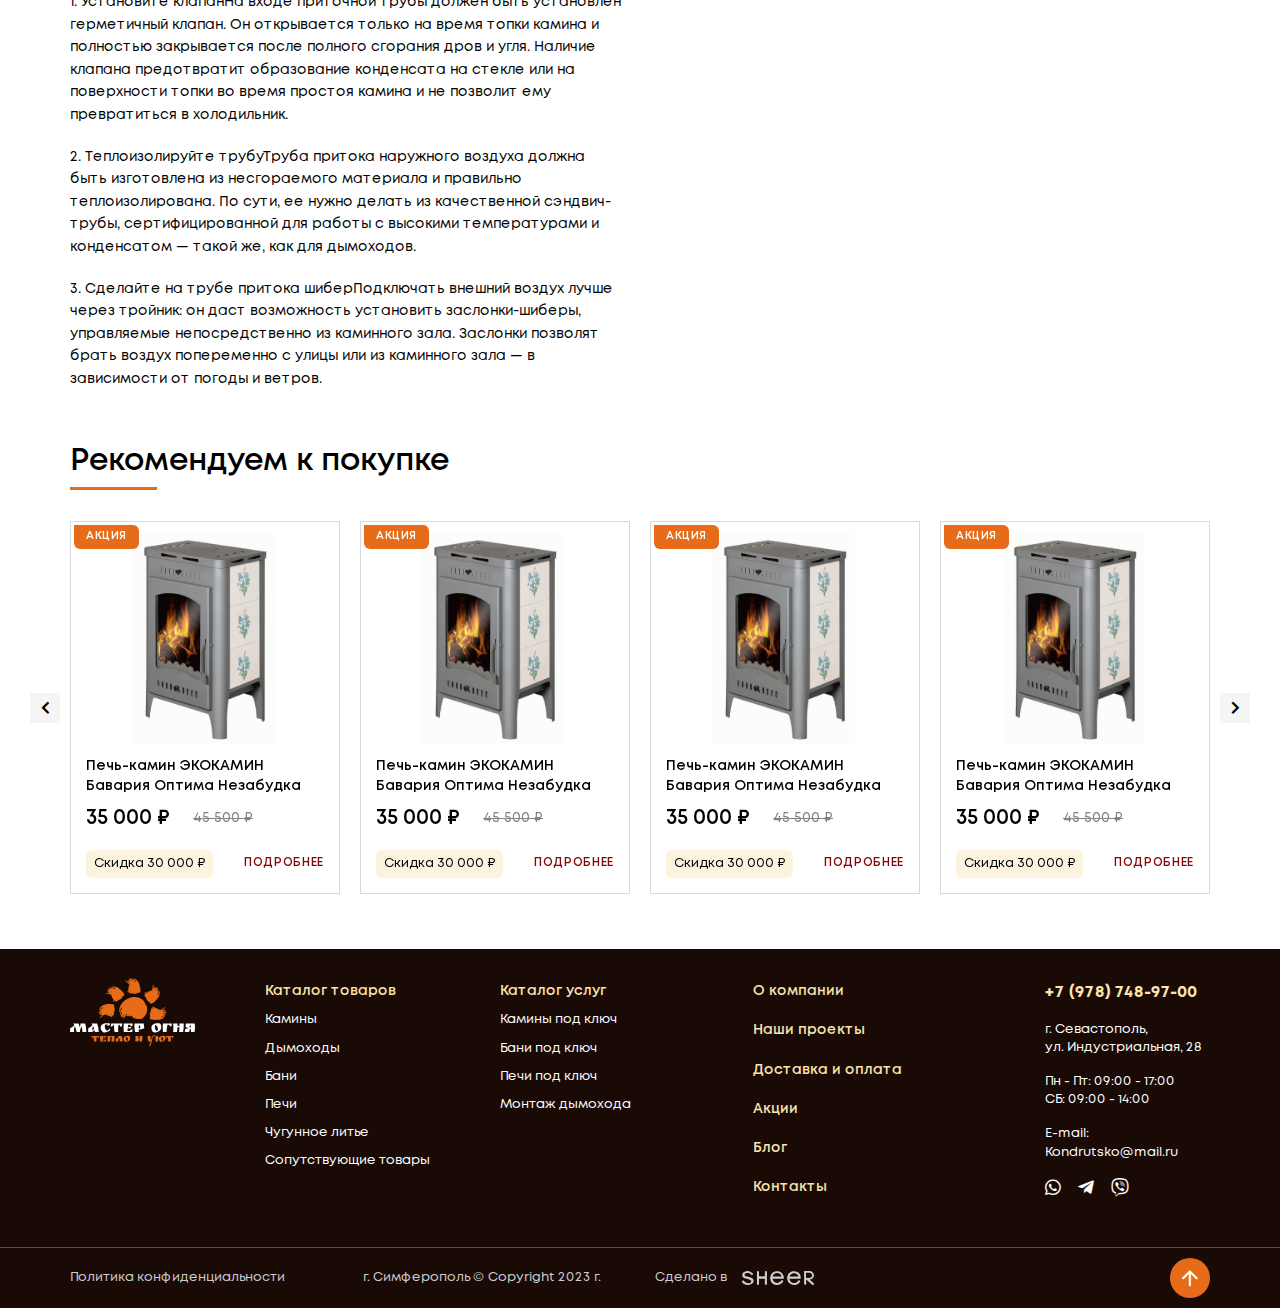
<file: article.html>
<!DOCTYPE html>
<!--[if lt IE 7]><html lang="ru" class="lt-ie9 lt-ie8 lt-ie7"><![endif]-->
<!--[if IE 7]><html lang="ru" class="lt-ie9 lt-ie8"><![endif]-->
<!--[if IE 8]><html lang="ru" class="lt-ie9"><![endif]-->
<!--[if gt IE 8]><!-->
<html lang="ru">
<!--<![endif]-->
<head>
	<meta charset="utf-8" />
	<title>Заголовок</title>
	<meta http-equiv="X-UA-Compatible" content="IE=edge" />
	<meta name="viewport" content="width=device-width, initial-scale=1.0" />
	<meta name="format-detection" content="telephone=no" />
	<link rel="shortcut icon" href="favicon.png" />
	<link rel="stylesheet" href="libs/bootstrap/bootstrap-grid.css" />
	<link rel="stylesheet" href="libs/fontawesome-free-5.12.0-web/css/all.min.css" />
	<link rel="stylesheet" href="libs/ion.rangeSlider-master/css/ion.rangeSlider.min.css" />
	<link rel="stylesheet" href="libs/fancybox/jquery.fancybox.css" />
	<link rel="stylesheet" href="libs/slick-1.5.9/slick/slick.css" />
	<link rel="stylesheet" href="libs/slick-1.5.9/slick/slick-theme.css" />
	<link rel="stylesheet" href="css/fonts.css" />
	<link rel="stylesheet" href="css/main.css?ver=1.23" />
	<link rel="stylesheet" href="css/media.css?ver=1.23" />
</head>
<body>

	<div class="wrapper">

		<header class="header">
			<div class="header-top">
				<div class="container">
					<div class="header__wrapper">
						<a href="#" class="logo">
							<img src="img/logo.svg" alt="alt">
						</a>
						<div class="header__item">г. Севастополь, <br>ул. Индустриальная, 28</div>
						<div class="header__item">Пн - Пт: 09:00 - 17:00 <br>СБ: 09:00 - 14:00</div>
						<div class="header__item">E-mail: <br><a href="mailto:Kondrutsko@mail.ru">Kondrutsko@mail.ru</a></div>
						<div class="header__contacts">
							<div class="line-contacts">
								<ul class="social-list">
									<li><a href="#"><i class="fab fa-whatsapp"></i></a></li>
									<li><a href="#"><i class="fab fa-telegram-plane"></i></a></li>
									<li><a href="#"><i class="fab fa-viber"></i></a></li>
								</ul>
								<a href="tel:+79787489700" class="phone-main">+7 (978) 748-97-00</a>
							</div>
							<a href="#" class="link-page">Нужна консультация</a>
						</div>
						<a href="tel:+8772527250" class="phone-mobile"><i class="fas fa-phone-alt"></i></a>
						<span class='sandwich'>
							<span class='sw-topper'></span>
							<span class='sw-bottom'></span>
							<span class='sw-footer'></span>
						</span>
					</div>
				</div>
			</div>
			<div class="header-bottom">
				<div class="container">
					<ul class="menu">
						<li class="menu__haschild">
							<a href="#">Каталог товаров</a>
							<div class="menu-dropdown">
								<ul>
									<li class="menu-dropdown__haschild">
										<a href="#">Камины </a>
										<div class="subdropdown-menu">
											<div class="row">
												<div class="col-lg-4">
													<div class="subdropdown-menu__title">Дровяные</div>
													<a href="#" class="subdropdown-menu__name">Стальные</a>
													<ul>
														<li><a href="#">С прямым стеклом</a></li>
														<li><a href="#">С Г-образным стеклом</a></li>
														<li><a href="#">С П-образным стеклом</a></li>
													</ul>
													<a href="#" class="subdropdown-menu__name">Чугунные</a>
													<ul>
														<li><a href="#">С прямым стеклом</a></li>
														<li><a href="#">С Г-образным стеклом</a></li>
														<li><a href="#">С П-образным стеклом</a></li>
													</ul>
												</div>
												<div class="col-lg-4">
													<div class="subdropdown-menu__title">Электрические</div>
													<a href="#" class="subdropdown-menu__name">Паровые</a>
													<ul>
														<li><a href="#">Классический очаг</a></li>
														<li><a href="#">Широкий очаг</a></li>
														<li><a href="#">Линейный очаг</a></li>
													</ul>
													<a href="#" class="subdropdown-menu__name">Ламповые</a>
													<ul>
														<li><a href="#">Классический очаг</a></li>
														<li><a href="#">Широкий очаг</a></li>
														<li><a href="#">Линейный очаг</a></li>
													</ul>
												</div>
												<div class="col-lg-4">
													<div class="subdropdown-menu__title">Биокамины</div>
													<a href="#" class="subdropdown-menu__name">Биокамины</a>
													<ul>
														<li><a href="#">Встраиваемый</a></li>
														<li><a href="#">Подвесной</a></li>
													</ul>
													<a href="#" class="subdropdown-menu__name">Топливный блок</a>
												</div>
											</div>
										</div>
									</li>
									<li class="menu-dropdown__haschild">
										<a href="#">Дымоходы </a>
										<div class="subdropdown-menu">
											<div class="row">
												<div class="col-lg-4">
													<div class="subdropdown-menu__title">Дымоходы</div>
													<a href="#" class="subdropdown-menu__name">Стальные</a>
													<ul>
														<li><a href="#">С прямым стеклом</a></li>
														<li><a href="#">С Г-образным стеклом</a></li>
														<li><a href="#">С П-образным стеклом</a></li>
													</ul>
													<a href="#" class="subdropdown-menu__name">Чугунные</a>
													<ul>
														<li><a href="#">С прямым стеклом</a></li>
														<li><a href="#">С Г-образным стеклом</a></li>
														<li><a href="#">С П-образным стеклом</a></li>
													</ul>
												</div>
												<div class="col-lg-4">
													<div class="subdropdown-menu__title">Дымоходы</div>
													<a href="#" class="subdropdown-menu__name">Паровые</a>
													<ul>
														<li><a href="#">Классический очаг</a></li>
														<li><a href="#">Широкий очаг</a></li>
														<li><a href="#">Линейный очаг</a></li>
													</ul>
													<a href="#" class="subdropdown-menu__name">Ламповые</a>
													<ul>
														<li><a href="#">Классический очаг</a></li>
														<li><a href="#">Широкий очаг</a></li>
														<li><a href="#">Линейный очаг</a></li>
													</ul>
												</div>
												<div class="col-lg-4">
													<div class="subdropdown-menu__title">Дымоходы</div>
													<a href="#" class="subdropdown-menu__name">Паровые</a>
													<ul>
														<li><a href="#">Классический очаг</a></li>
														<li><a href="#">Широкий очаг</a></li>
														<li><a href="#">Линейный очаг</a></li>
													</ul>
													<a href="#" class="subdropdown-menu__name">Ламповые</a>
													<ul>
														<li><a href="#">Классический очаг</a></li>
														<li><a href="#">Широкий очаг</a></li>
														<li><a href="#">Линейный очаг</a></li>
													</ul>
												</div>
											</div>
										</div>
									</li>
									<li class="menu-dropdown__haschild">
										<a href="#">Банные печи</a>
										<div class="subdropdown-menu">
											<div class="row">
												<div class="col-lg-4">
													<div class="subdropdown-menu__title">Банные печи</div>
													<a href="#" class="subdropdown-menu__name">Стальные</a>
													<ul>
														<li><a href="#">С прямым стеклом</a></li>
														<li><a href="#">С Г-образным стеклом</a></li>
														<li><a href="#">С П-образным стеклом</a></li>
													</ul>
													<a href="#" class="subdropdown-menu__name">Чугунные</a>
													<ul>
														<li><a href="#">С прямым стеклом</a></li>
														<li><a href="#">С Г-образным стеклом</a></li>
														<li><a href="#">С П-образным стеклом</a></li>
													</ul>
												</div>
												<div class="col-lg-4">
													<div class="subdropdown-menu__title">Банные печи</div>
													<a href="#" class="subdropdown-menu__name">Паровые</a>
													<ul>
														<li><a href="#">Классический очаг</a></li>
														<li><a href="#">Широкий очаг</a></li>
														<li><a href="#">Линейный очаг</a></li>
													</ul>
													<a href="#" class="subdropdown-menu__name">Ламповые</a>
													<ul>
														<li><a href="#">Классический очаг</a></li>
														<li><a href="#">Широкий очаг</a></li>
														<li><a href="#">Линейный очаг</a></li>
													</ul>
												</div>
												<div class="col-lg-4">
													<div class="subdropdown-menu__title">Банные печи</div>
													<a href="#" class="subdropdown-menu__name">Паровые</a>
													<ul>
														<li><a href="#">Классический очаг</a></li>
														<li><a href="#">Широкий очаг</a></li>
														<li><a href="#">Линейный очаг</a></li>
													</ul>
													<a href="#" class="subdropdown-menu__name">Ламповые</a>
													<ul>
														<li><a href="#">Классический очаг</a></li>
														<li><a href="#">Широкий очаг</a></li>
														<li><a href="#">Линейный очаг</a></li>
													</ul>
												</div>
											</div>
										</div>
									</li>
									<li class="menu-dropdown__haschild">
										<a href="#">Печи-камины </a>
										<div class="subdropdown-menu">
											<div class="row">
												<div class="col-lg-4">
													<div class="subdropdown-menu__title">Печи-камины</div>
													<a href="#" class="subdropdown-menu__name">Стальные</a>
													<ul>
														<li><a href="#">С прямым стеклом</a></li>
														<li><a href="#">С Г-образным стеклом</a></li>
														<li><a href="#">С П-образным стеклом</a></li>
													</ul>
													<a href="#" class="subdropdown-menu__name">Чугунные</a>
													<ul>
														<li><a href="#">С прямым стеклом</a></li>
														<li><a href="#">С Г-образным стеклом</a></li>
														<li><a href="#">С П-образным стеклом</a></li>
													</ul>
												</div>
												<div class="col-lg-4">
													<div class="subdropdown-menu__title">Печи-камины</div>
													<a href="#" class="subdropdown-menu__name">Паровые</a>
													<ul>
														<li><a href="#">Классический очаг</a></li>
														<li><a href="#">Широкий очаг</a></li>
														<li><a href="#">Линейный очаг</a></li>
													</ul>
													<a href="#" class="subdropdown-menu__name">Ламповые</a>
													<ul>
														<li><a href="#">Классический очаг</a></li>
														<li><a href="#">Широкий очаг</a></li>
														<li><a href="#">Линейный очаг</a></li>
													</ul>
												</div>
												<div class="col-lg-4">
													<div class="subdropdown-menu__title">Печи-камины</div>
													<a href="#" class="subdropdown-menu__name">Паровые</a>
													<ul>
														<li><a href="#">Классический очаг</a></li>
														<li><a href="#">Широкий очаг</a></li>
														<li><a href="#">Линейный очаг</a></li>
													</ul>
													<a href="#" class="subdropdown-menu__name">Ламповые</a>
													<ul>
														<li><a href="#">Классический очаг</a></li>
														<li><a href="#">Широкий очаг</a></li>
														<li><a href="#">Линейный очаг</a></li>
													</ul>
												</div>
											</div>
										</div>
									</li>
									<li class="menu-dropdown__haschild">
										<a href="#">Чугунное литье </a>
										<div class="subdropdown-menu">
											<div class="row">
												<div class="col-lg-4">
													<div class="subdropdown-menu__title">Чугунное литье</div>
													<a href="#" class="subdropdown-menu__name">Стальные</a>
													<ul>
														<li><a href="#">С прямым стеклом</a></li>
														<li><a href="#">С Г-образным стеклом</a></li>
														<li><a href="#">С П-образным стеклом</a></li>
													</ul>
													<a href="#" class="subdropdown-menu__name">Чугунные</a>
													<ul>
														<li><a href="#">С прямым стеклом</a></li>
														<li><a href="#">С Г-образным стеклом</a></li>
														<li><a href="#">С П-образным стеклом</a></li>
													</ul>
												</div>
												<div class="col-lg-4">
													<div class="subdropdown-menu__title">Чугунное литье</div>
													<a href="#" class="subdropdown-menu__name">Паровые</a>
													<ul>
														<li><a href="#">Классический очаг</a></li>
														<li><a href="#">Широкий очаг</a></li>
														<li><a href="#">Линейный очаг</a></li>
													</ul>
													<a href="#" class="subdropdown-menu__name">Ламповые</a>
													<ul>
														<li><a href="#">Классический очаг</a></li>
														<li><a href="#">Широкий очаг</a></li>
														<li><a href="#">Линейный очаг</a></li>
													</ul>
												</div>
												<div class="col-lg-4">
													<div class="subdropdown-menu__title">Чугунное литье</div>
													<a href="#" class="subdropdown-menu__name">Паровые</a>
													<ul>
														<li><a href="#">Классический очаг</a></li>
														<li><a href="#">Широкий очаг</a></li>
														<li><a href="#">Линейный очаг</a></li>
													</ul>
													<a href="#" class="subdropdown-menu__name">Ламповые</a>
													<ul>
														<li><a href="#">Классический очаг</a></li>
														<li><a href="#">Широкий очаг</a></li>
														<li><a href="#">Линейный очаг</a></li>
													</ul>
												</div>
											</div>
										</div>
									</li>
									<li class="menu-dropdown__haschild">
										<a href="#">Сопутствующие товары </a>
										<div class="subdropdown-menu">
											<div class="row">
												<div class="col-lg-4">
													<div class="subdropdown-menu__title">Сопутствующие товары</div>
													<a href="#" class="subdropdown-menu__name">Стальные</a>
													<ul>
														<li><a href="#">С прямым стеклом</a></li>
														<li><a href="#">С Г-образным стеклом</a></li>
														<li><a href="#">С П-образным стеклом</a></li>
													</ul>
													<a href="#" class="subdropdown-menu__name">Чугунные</a>
													<ul>
														<li><a href="#">С прямым стеклом</a></li>
														<li><a href="#">С Г-образным стеклом</a></li>
														<li><a href="#">С П-образным стеклом</a></li>
													</ul>
												</div>
												<div class="col-lg-4">
													<div class="subdropdown-menu__title">Сопутствующие товары</div>
													<a href="#" class="subdropdown-menu__name">Паровые</a>
													<ul>
														<li><a href="#">Классический очаг</a></li>
														<li><a href="#">Широкий очаг</a></li>
														<li><a href="#">Линейный очаг</a></li>
													</ul>
													<a href="#" class="subdropdown-menu__name">Ламповые</a>
													<ul>
														<li><a href="#">Классический очаг</a></li>
														<li><a href="#">Широкий очаг</a></li>
														<li><a href="#">Линейный очаг</a></li>
													</ul>
												</div>
												<div class="col-lg-4">
													<div class="subdropdown-menu__title">Сопутствующие товары</div>
													<a href="#" class="subdropdown-menu__name">Паровые</a>
													<ul>
														<li><a href="#">Классический очаг</a></li>
														<li><a href="#">Широкий очаг</a></li>
														<li><a href="#">Линейный очаг</a></li>
													</ul>
													<a href="#" class="subdropdown-menu__name">Ламповые</a>
													<ul>
														<li><a href="#">Классический очаг</a></li>
														<li><a href="#">Широкий очаг</a></li>
														<li><a href="#">Линейный очаг</a></li>
													</ul>
												</div>
											</div>
										</div>
									</li>
									<li class="menu-dropdown__haschild">
										<a href="#">Теплоизоляция </a>
										<div class="subdropdown-menu">
											<div class="row">
												<div class="col-lg-4">
													<div class="subdropdown-menu__title">Теплоизоляция</div>
													<a href="#" class="subdropdown-menu__name">Стальные</a>
													<ul>
														<li><a href="#">С прямым стеклом</a></li>
														<li><a href="#">С Г-образным стеклом</a></li>
														<li><a href="#">С П-образным стеклом</a></li>
													</ul>
													<a href="#" class="subdropdown-menu__name">Чугунные</a>
													<ul>
														<li><a href="#">С прямым стеклом</a></li>
														<li><a href="#">С Г-образным стеклом</a></li>
														<li><a href="#">С П-образным стеклом</a></li>
													</ul>
												</div>
												<div class="col-lg-4">
													<div class="subdropdown-menu__title">Теплоизоляция</div>
													<a href="#" class="subdropdown-menu__name">Паровые</a>
													<ul>
														<li><a href="#">Классический очаг</a></li>
														<li><a href="#">Широкий очаг</a></li>
														<li><a href="#">Линейный очаг</a></li>
													</ul>
													<a href="#" class="subdropdown-menu__name">Ламповые</a>
													<ul>
														<li><a href="#">Классический очаг</a></li>
														<li><a href="#">Широкий очаг</a></li>
														<li><a href="#">Линейный очаг</a></li>
													</ul>
												</div>
												<div class="col-lg-4">
													<div class="subdropdown-menu__title">Теплоизоляция</div>
													<a href="#" class="subdropdown-menu__name">Паровые</a>
													<ul>
														<li><a href="#">Классический очаг</a></li>
														<li><a href="#">Широкий очаг</a></li>
														<li><a href="#">Линейный очаг</a></li>
													</ul>
													<a href="#" class="subdropdown-menu__name">Ламповые</a>
													<ul>
														<li><a href="#">Классический очаг</a></li>
														<li><a href="#">Широкий очаг</a></li>
														<li><a href="#">Линейный очаг</a></li>
													</ul>
												</div>
											</div>
										</div>
									</li>
									<li class="menu-dropdown__haschild">
										<a href="#">Дымоходы </a>
										<div class="subdropdown-menu">
											<div class="row">
												<div class="col-lg-4">
													<div class="subdropdown-menu__title">Дымоходы</div>
													<a href="#" class="subdropdown-menu__name">Стальные</a>
													<ul>
														<li><a href="#">С прямым стеклом</a></li>
														<li><a href="#">С Г-образным стеклом</a></li>
														<li><a href="#">С П-образным стеклом</a></li>
													</ul>
													<a href="#" class="subdropdown-menu__name">Чугунные</a>
													<ul>
														<li><a href="#">С прямым стеклом</a></li>
														<li><a href="#">С Г-образным стеклом</a></li>
														<li><a href="#">С П-образным стеклом</a></li>
													</ul>
												</div>
												<div class="col-lg-4">
													<div class="subdropdown-menu__title">Дымоходы</div>
													<a href="#" class="subdropdown-menu__name">Паровые</a>
													<ul>
														<li><a href="#">Классический очаг</a></li>
														<li><a href="#">Широкий очаг</a></li>
														<li><a href="#">Линейный очаг</a></li>
													</ul>
													<a href="#" class="subdropdown-menu__name">Ламповые</a>
													<ul>
														<li><a href="#">Классический очаг</a></li>
														<li><a href="#">Широкий очаг</a></li>
														<li><a href="#">Линейный очаг</a></li>
													</ul>
												</div>
												<div class="col-lg-4">
													<div class="subdropdown-menu__title">Дымоходы</div>
													<a href="#" class="subdropdown-menu__name">Паровые</a>
													<ul>
														<li><a href="#">Классический очаг</a></li>
														<li><a href="#">Широкий очаг</a></li>
														<li><a href="#">Линейный очаг</a></li>
													</ul>
													<a href="#" class="subdropdown-menu__name">Ламповые</a>
													<ul>
														<li><a href="#">Классический очаг</a></li>
														<li><a href="#">Широкий очаг</a></li>
														<li><a href="#">Линейный очаг</a></li>
													</ul>
												</div>
											</div>
										</div>
									</li>
								</ul>
							</div>
						</li>
						<li class="menu__haschild">
							<a href="#">Каталог услуг</a>
							<div class="menu-dropdown">
								<ul>
									<li><a href="#">Камины под ключ</a></li>
									<li><a href="#">Бани под ключ</a></li>
									<li><a href="#">Печи под ключ</a></li>
									<li><a href="#">Монтаж дымохода</a></li>
								</ul>
							</div>
						</li>
						<li><a href="#">О компании</a></li>
						<li><a href="#">Наши проекты</a></li>
						<li><a href="#">Доставка и оплата</a></li>
						<li><a href="#">Акции</a></li>
						<li><a href="#">Блог</a></li>
						<li><a href="#">Контакты</a></li>
					</ul>
					<div class="header-bottom__mobile">
						<div class="header__item">г. Севастополь, <br>ул. Индустриальная, 28</div>
						<div class="header__item">Пн - Пт: 09:00 - 17:00 <br>СБ: 09:00 - 14:00</div>
						<div class="header__item">E-mail: <br><a href="mailto:Kondrutsko@mail.ru">Kondrutsko@mail.ru</a></div>
						<div class="header__contacts">
							<div class="line-contacts">
								<ul class="social-list">
									<li><a href="#"><i class="fab fa-whatsapp"></i></a></li>
									<li><a href="#"><i class="fab fa-telegram-plane"></i></a></li>
									<li><a href="#"><i class="fab fa-viber"></i></a></li>
								</ul>
								<a href="tel:+79787489700" class="phone-main">+7 (978) 748-97-00</a>
							</div>
							<a href="#" class="link-page">Нужна консультация</a>
						</div>
					</div>
				</div>
			</div>
		</header>

		<section class="page-article">
			<div class="container">
				<ul class="breadcrumbs">
					<li><a href="#">Главная</a></li>
					<li><a href="#">Блог</a></li>
					<li>Каминная топка с патрубком для забора внешнего воздуха</li>
				</ul>
				<div class="article-content">
					<div class="row">
						<div class="col-lg-6">
							<h1>Каминная топка с патрубком для забора внешнего воздуха</h1>
							<h3>По статистике многие владельцы каминов ими… не пользуются. <br>Причина — в недостатках, которые выявились в процессе эксплуатации. У одних при розжиге возникает обратная тяга (комната наполняется дымом), у других топочное окно покрывается копотью, у третьих — чуть дом не вспыхнул… <br>Причина многих проблем — неправильный подвод воздуха на горение, в том числе через топку со встроенной системой забора воздуха.</h3>
						</div>
						<div class="col-lg-6">
							<img src="img/article1.jpg" alt="alt">
						</div>
					</div>
					<div class="row">
						<div class="col-lg-6">
							<p>Чтобы дрова нормально горели, к ним должен поступать достаточный объем кислорода. Если в воздухе его мало (герметичные окна и двери, помещение плохо вентилируется и прочее) — жди проблем. Камин вдруг начинает «захлебываться» и дымить. А вы, вместо того, чтобы любоваться пламенем, кидаетесь распахивать окна в попытке убрать дым.</p>
							<p>Получается, мало сложить очаг — нужно сразу думать про гарантированное поступление к камину свежего воздуха.Для владельцев всех типов каминов самым разумным будет вариант проветривателя с рекуперацией тепла. Речь про специальный прибор в стене или окне, через который воздух в комнату поступает, а тепло не уходит.</p>
							<h2>Топка с патрубком для подачи воздуха извне</h2>
							<p>У тех, кто ставит заводской камин, есть альтернативный вариант — топка с патрубком для подачи воздуха извне. По сути это система подачи наружного воздуха непосредственно к зоне горения. Многие производители оснащают топки таким патрубком.</p>
							<h2>Плюсы топки с патрубком</h2>
							<ul>
								<li>+ На горение подается отдельный, дополнительный воздух (камин не «высасывает» кислород из комнаты).</li>
								<li>+ Снижается риск задымления при розжиге камина/печи (пока налаживается тяга).</li>
								<li>+ Не улетает «в трубу» тепло из дома</li>
							</ul>
							<h2>Минусы подключения внешнего воздуха на горение</h2>
							<ul>
								<li>– Сохраняется риск обратного направления потока нагретых газов. Такое может произойти, например, если в доме горит камин, а на улице внезапный порыв ветра создал разряжение в месте выхода заборной трубы. Раскаленный воздух из топки немедленно начнет движение в сторону разряжения (пониженного давления) и вместо дымохода пойдет по трубе притока. При недостаточной теплоизоляции трубы может возникнуть пожар.</li>
								<li>– Есть вероятность взрыва скопившихся газов в топке или в дымоходе (возникает, когда приточную трубу перекрыли раньше, чем догорели угли в камине).</li>
							</ul>
							<h2>Как свести риск к минимуму</h2>
							<ul>
								<li>1. Установите клапанНа входе приточной трубы должен быть установлен герметичный клапан. Он открывается только на время топки камина и полностью закрывается после полного сгорания дров и угля. Наличие клапана предотвратит образование конденсата на стекле или на поверхности топки во время простоя камина и не позволит ему превратиться в холодильник.</li>
								<li>2. Теплоизолируйте трубуТруба притока наружного воздуха должна быть изготовлена из несгораемого материала и правильно теплоизолирована. По сути, ее нужно делать из качественной сэндвич-трубы, сертифицированной для работы с высокими температурами и конденсатом — такой же, как для дымоходов.</li>
								<li>3. Сделайте на трубе притока шиберПодключать внешний воздух лучше через тройник: он даст возможность установить заслонки-шиберы, управляемые непосредственно из каминного зала. Заслонки позволят брать воздух попеременно с улицы или из каминного зала — в зависимости от погоды и ветров.</li>
							</ul>
						</div>
						<div class="col-lg-6">
							<blockquote>
								<i>Причина многих проблем — неправильный подвод воздуха на горение, в том числе через топку со встроенной системой забора воздуха.</i>
							</blockquote>
							<div class="row align-items-center">
								<div class="col-lg-8">
									<img src="img/article2.jpg" alt="alt">
								</div>
								<div class="col-lg-4">
									<i>Схема работы камина с подводом воздуха в топку.</i>
								</div>
							</div>
							<br>
							<br>
							<br>
							<blockquote>
								<i>Идея подачи воздуха непосредственно в топку казалась настолько удачной, что в США и Канаде ее даже закрепили законодательно.Однако в 1980 годы Канадская ипотечная и жилищная корпорации (CMHC) провела исследование поведения подачи наружного воздуха для дровяных каминов с естественной тягой. Результаты, полученные в лабораториях ORTECH International, привели к отмене в 1995 году всех действовавших в то время требований об обязательном подключении внешнего воздуха к топкам.</i>
							</blockquote>
						</div>
					</div>
				</div>
			</div>
		</section>

		<section class="section-recomendation">
			<div class="container">
				<h2 class="title-section">Рекомендуем к покупке</h2>
				<ul class="slider-catalog">
					<li>
						<div class="card-catalog">
							<div class="tag-card">акция</div>
							<a href="#" class="card-catalog__image">
								<img src="img/card_catalog1.png" alt="alt">
							</a>
							<a href="#" class="card-catalog__title">Печь-камин ЭКОКАМИН Бавария Оптима Незабудка</a>
							<div class="prices-wrap">
								<div class="price-main">35 000 ₽</div>
								<div class="price-old">45 500 ₽</div>
							</div>
							<div class="card-catalog__bottom">
								<div class="discount-main">Скидка 30 000 ₽</div>
								<a href="#" class="link-page">Подробнее</a>
							</div>
						</div>
					</li>
					<li>
						<div class="card-catalog">
							<div class="tag-card">акция</div>
							<a href="#" class="card-catalog__image">
								<img src="img/card_catalog1.png" alt="alt">
							</a>
							<a href="#" class="card-catalog__title">Печь-камин ЭКОКАМИН Бавария Оптима Незабудка</a>
							<div class="prices-wrap">
								<div class="price-main">35 000 ₽</div>
								<div class="price-old">45 500 ₽</div>
							</div>
							<div class="card-catalog__bottom">
								<div class="discount-main">Скидка 30 000 ₽</div>
								<a href="#" class="link-page">Подробнее</a>
							</div>
						</div>
					</li>
					<li>
						<div class="card-catalog">
							<div class="tag-card">акция</div>
							<a href="#" class="card-catalog__image">
								<img src="img/card_catalog1.png" alt="alt">
							</a>
							<a href="#" class="card-catalog__title">Печь-камин ЭКОКАМИН Бавария Оптима Незабудка</a>
							<div class="prices-wrap">
								<div class="price-main">35 000 ₽</div>
								<div class="price-old">45 500 ₽</div>
							</div>
							<div class="card-catalog__bottom">
								<div class="discount-main">Скидка 30 000 ₽</div>
								<a href="#" class="link-page">Подробнее</a>
							</div>
						</div>
					</li>
					<li>
						<div class="card-catalog">
							<div class="tag-card">акция</div>
							<a href="#" class="card-catalog__image">
								<img src="img/card_catalog1.png" alt="alt">
							</a>
							<a href="#" class="card-catalog__title">Печь-камин ЭКОКАМИН Бавария Оптима Незабудка</a>
							<div class="prices-wrap">
								<div class="price-main">35 000 ₽</div>
								<div class="price-old">45 500 ₽</div>
							</div>
							<div class="card-catalog__bottom">
								<div class="discount-main">Скидка 30 000 ₽</div>
								<a href="#" class="link-page">Подробнее</a>
							</div>
						</div>
					</li>
					<li>
						<div class="card-catalog">
							<div class="tag-card">акция</div>
							<a href="#" class="card-catalog__image">
								<img src="img/card_catalog1.png" alt="alt">
							</a>
							<a href="#" class="card-catalog__title">Печь-камин ЭКОКАМИН Бавария Оптима Незабудка</a>
							<div class="prices-wrap">
								<div class="price-main">35 000 ₽</div>
								<div class="price-old">45 500 ₽</div>
							</div>
							<div class="card-catalog__bottom">
								<div class="discount-main">Скидка 30 000 ₽</div>
								<a href="#" class="link-page">Подробнее</a>
							</div>
						</div>
					</li>
				</ul>
			</div>
		</section>

		<footer class="footer">
			<div class="container">
				<div class="row">
					<div class="col-lg-2">
						<a href="#" class="logo">
							<img src="img/logo2.svg" alt="alt">
						</a>
					</div>
					<div class="col-lg-2">
						<div class="footer__title">Каталог товаров  <i class="far fa-chevron-down"></i></div>
						<div class="footer__content">
							<ul class="footer__nav">
								<li><a href="#">Камины</a></li>
								<li><a href="#">Дымоходы</a></li>
								<li><a href="#">Бани</a></li>
								<li><a href="#">Печи</a></li>
								<li><a href="#">Чугунное литье</a></li>
								<li><a href="#">Сопутствующие товары</a></li>
							</ul>
						</div>
					</div>
					<div class="col-lg-3 footer__catalog">
						<div class="footer__title">Каталог услуг  <i class="far fa-chevron-down"></i></div>
						<div class="footer__content">
							<ul class="footer__nav">
								<li><a href="#">Камины под ключ</a></li>
								<li><a href="#">Бани под ключ</a></li>
								<li><a href="#">Печи под ключ</a></li>
								<li><a href="#">Монтаж дымохода</a></li>
							</ul>
						</div>
					</div>
					<div class="col-lg-3">
						<ul class="footer__nav footer__nav_big">
							<li><a href="#">О компании</a></li>
							<li><a href="#">Наши проекты</a></li>
							<li><a href="#">Доставка и оплата</a></li>
							<li><a href="#">Акции</a></li>
							<li><a href="#">Блог</a></li>
							<li><a href="#">Контакты</a></li>
						</ul>
					</div>
					<div class="col-lg-2">
						<div class="footer__contacts">
							<a href="tel:+79787489700" class="phone-main">+7 (978) 748-97-00</a>
							<p>г. Севастополь, <br>ул. Индустриальная, 28</p>
							<p>Пн - Пт: 09:00 - 17:00 <br>СБ: 09:00 - 14:00</p>
							<p>E-mail: <br><a href="mailto:Kondrutsko@mail.ru">Kondrutsko@mail.ru</a></p>
							<ul class="social-list">
								<li><a href="#"><i class="fab fa-whatsapp"></i></a></li>
								<li><a href="#"><i class="fab fa-telegram-plane"></i></a></li>
								<li><a href="#"><i class="fab fa-viber"></i></a></li>
							</ul>
						</div>
					</div>
				</div>
			</div>
			<div class="footer-bottom">
				<div class="container">
					<div class="row align-items-center">
						<div class="col-lg-3">
							<a href="#">Политика конфиденциальности </a>
						</div>
						<div class="col-lg-3">
							<p>г. Симферополь © Copyright  2023 г.</p>
						</div>
						<div class="col-lg">
							<div class="create">Сделано в <a href="#"><img src="img/copy.svg" alt="alt"></a></div>
						</div>
						<div class="col-xl-4 col-lg">
							<a href="#" class="btn_top"><i class="far fa-arrow-up"></i></a>
						</div>
					</div>
				</div>
			</div>
		</footer>
		
	</div>

	<!--[if lt IE 9]>
	<script src="libs/html5shiv/es5-shim.min.js"></script>
	<script src="libs/html5shiv/html5shiv.min.js"></script>
	<script src="libs/html5shiv/html5shiv-printshiv.min.js"></script>
	<script src="libs/respond/respond.min.js"></script>
<![endif]-->
<script src="libs/jquery/jquery-3.6.0.min.js"></script>
<script src="libs/jquery-mousewheel/jquery.mousewheel.min.js"></script>
<script src="libs/fancybox/jquery.fancybox.pack.js"></script>
<script src="libs/slick-1.5.9/slick/slick.min.js"></script>
<script src="libs/scroll2id/PageScroll2id.min.js"></script>
<script src="libs/mask/jquery.maskedinput.js"></script>
<script src="libs/ion.rangeSlider-master/js/ion.rangeSlider.min.js"></script>
<script src="libs/jQueryFormStyler-master/jquery.formstyler.min.js"></script>
<script src="js/common.js?ver=1.23"></script>
<!-- Yandex.Metrika counter --><!-- /Yandex.Metrika counter -->
<!-- Google Analytics counter --><!-- /Google Analytics counter -->
</body>
</html>
</file>
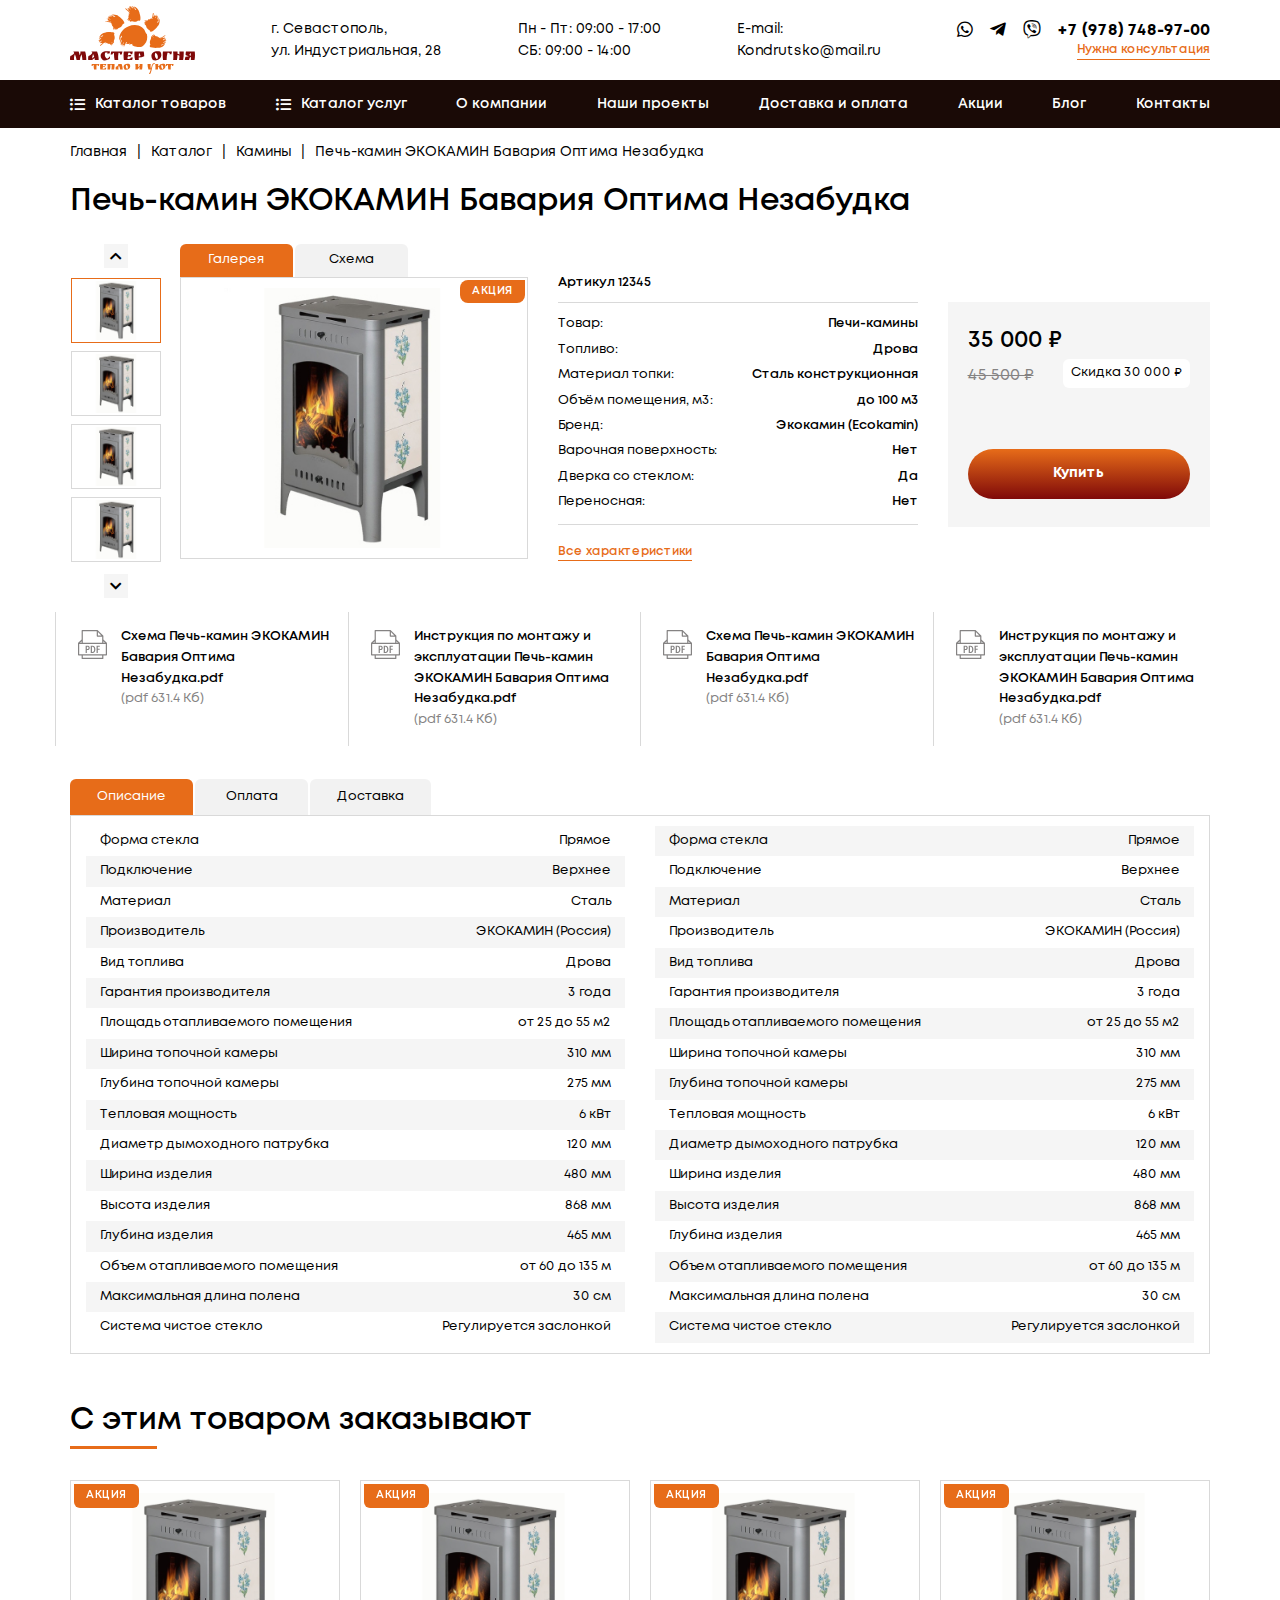
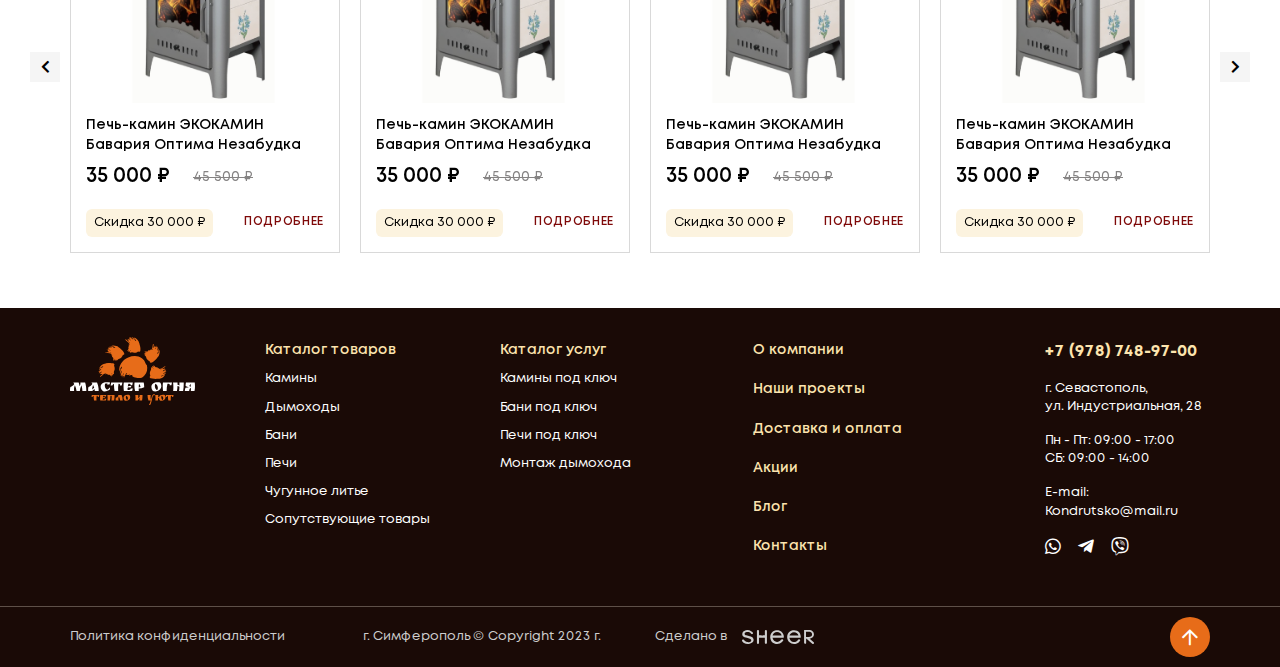
<file: card.html>
<!DOCTYPE html>
<!--[if lt IE 7]><html lang="ru" class="lt-ie9 lt-ie8 lt-ie7"><![endif]-->
<!--[if IE 7]><html lang="ru" class="lt-ie9 lt-ie8"><![endif]-->
<!--[if IE 8]><html lang="ru" class="lt-ie9"><![endif]-->
<!--[if gt IE 8]><!-->
<html lang="ru">
<!--<![endif]-->
<head>
	<meta charset="utf-8" />
	<title>Заголовок</title>
	<meta http-equiv="X-UA-Compatible" content="IE=edge" />
	<meta name="viewport" content="width=device-width, initial-scale=1.0" />
	<meta name="format-detection" content="telephone=no" />
	<link rel="shortcut icon" href="favicon.png" />
	<link rel="stylesheet" href="libs/bootstrap/bootstrap-grid.css" />
	<link rel="stylesheet" href="libs/fontawesome-free-5.12.0-web/css/all.min.css" />
	<link rel="stylesheet" href="libs/ion.rangeSlider-master/css/ion.rangeSlider.min.css" />
	<link rel="stylesheet" href="libs/fancybox/jquery.fancybox.css" />
	<link rel="stylesheet" href="libs/slick-1.5.9/slick/slick.css" />
	<link rel="stylesheet" href="libs/slick-1.5.9/slick/slick-theme.css" />
	<link rel="stylesheet" href="css/fonts.css" />
	<link rel="stylesheet" href="css/main.css?ver=1.23" />
	<link rel="stylesheet" href="css/media.css?ver=1.23" />
</head>
<body>

	<div class="wrapper">

		<header class="header">
			<div class="header-top">
				<div class="container">
					<div class="header__wrapper">
						<a href="#" class="logo">
							<img src="img/logo.svg" alt="alt">
						</a>
						<div class="header__item">г. Севастополь, <br>ул. Индустриальная, 28</div>
						<div class="header__item">Пн - Пт: 09:00 - 17:00 <br>СБ: 09:00 - 14:00</div>
						<div class="header__item">E-mail: <br><a href="mailto:Kondrutsko@mail.ru">Kondrutsko@mail.ru</a></div>
						<div class="header__contacts">
							<div class="line-contacts">
								<ul class="social-list">
									<li><a href="#"><i class="fab fa-whatsapp"></i></a></li>
									<li><a href="#"><i class="fab fa-telegram-plane"></i></a></li>
									<li><a href="#"><i class="fab fa-viber"></i></a></li>
								</ul>
								<a href="tel:+79787489700" class="phone-main">+7 (978) 748-97-00</a>
							</div>
							<a href="#" class="link-page">Нужна консультация</a>
						</div>
						<a href="tel:+8772527250" class="phone-mobile"><i class="fas fa-phone-alt"></i></a>
						<span class='sandwich'>
							<span class='sw-topper'></span>
							<span class='sw-bottom'></span>
							<span class='sw-footer'></span>
						</span>
					</div>
				</div>
			</div>
			<div class="header-bottom">
				<div class="container">
					<ul class="menu">
						<li class="menu__haschild">
							<a href="#">Каталог товаров</a>
							<div class="menu-dropdown">
								<ul>
									<li class="menu-dropdown__haschild">
										<a href="#">Камины </a>
										<div class="subdropdown-menu">
											<div class="row">
												<div class="col-lg-4">
													<div class="subdropdown-menu__title">Дровяные</div>
													<a href="#" class="subdropdown-menu__name">Стальные</a>
													<ul>
														<li><a href="#">С прямым стеклом</a></li>
														<li><a href="#">С Г-образным стеклом</a></li>
														<li><a href="#">С П-образным стеклом</a></li>
													</ul>
													<a href="#" class="subdropdown-menu__name">Чугунные</a>
													<ul>
														<li><a href="#">С прямым стеклом</a></li>
														<li><a href="#">С Г-образным стеклом</a></li>
														<li><a href="#">С П-образным стеклом</a></li>
													</ul>
												</div>
												<div class="col-lg-4">
													<div class="subdropdown-menu__title">Электрические</div>
													<a href="#" class="subdropdown-menu__name">Паровые</a>
													<ul>
														<li><a href="#">Классический очаг</a></li>
														<li><a href="#">Широкий очаг</a></li>
														<li><a href="#">Линейный очаг</a></li>
													</ul>
													<a href="#" class="subdropdown-menu__name">Ламповые</a>
													<ul>
														<li><a href="#">Классический очаг</a></li>
														<li><a href="#">Широкий очаг</a></li>
														<li><a href="#">Линейный очаг</a></li>
													</ul>
												</div>
												<div class="col-lg-4">
													<div class="subdropdown-menu__title">Биокамины</div>
													<a href="#" class="subdropdown-menu__name">Биокамины</a>
													<ul>
														<li><a href="#">Встраиваемый</a></li>
														<li><a href="#">Подвесной</a></li>
													</ul>
													<a href="#" class="subdropdown-menu__name">Топливный блок</a>
												</div>
											</div>
										</div>
									</li>
									<li class="menu-dropdown__haschild">
										<a href="#">Дымоходы </a>
										<div class="subdropdown-menu">
											<div class="row">
												<div class="col-lg-4">
													<div class="subdropdown-menu__title">Дымоходы</div>
													<a href="#" class="subdropdown-menu__name">Стальные</a>
													<ul>
														<li><a href="#">С прямым стеклом</a></li>
														<li><a href="#">С Г-образным стеклом</a></li>
														<li><a href="#">С П-образным стеклом</a></li>
													</ul>
													<a href="#" class="subdropdown-menu__name">Чугунные</a>
													<ul>
														<li><a href="#">С прямым стеклом</a></li>
														<li><a href="#">С Г-образным стеклом</a></li>
														<li><a href="#">С П-образным стеклом</a></li>
													</ul>
												</div>
												<div class="col-lg-4">
													<div class="subdropdown-menu__title">Дымоходы</div>
													<a href="#" class="subdropdown-menu__name">Паровые</a>
													<ul>
														<li><a href="#">Классический очаг</a></li>
														<li><a href="#">Широкий очаг</a></li>
														<li><a href="#">Линейный очаг</a></li>
													</ul>
													<a href="#" class="subdropdown-menu__name">Ламповые</a>
													<ul>
														<li><a href="#">Классический очаг</a></li>
														<li><a href="#">Широкий очаг</a></li>
														<li><a href="#">Линейный очаг</a></li>
													</ul>
												</div>
												<div class="col-lg-4">
													<div class="subdropdown-menu__title">Дымоходы</div>
													<a href="#" class="subdropdown-menu__name">Паровые</a>
													<ul>
														<li><a href="#">Классический очаг</a></li>
														<li><a href="#">Широкий очаг</a></li>
														<li><a href="#">Линейный очаг</a></li>
													</ul>
													<a href="#" class="subdropdown-menu__name">Ламповые</a>
													<ul>
														<li><a href="#">Классический очаг</a></li>
														<li><a href="#">Широкий очаг</a></li>
														<li><a href="#">Линейный очаг</a></li>
													</ul>
												</div>
											</div>
										</div>
									</li>
									<li class="menu-dropdown__haschild">
										<a href="#">Банные печи</a>
										<div class="subdropdown-menu">
											<div class="row">
												<div class="col-lg-4">
													<div class="subdropdown-menu__title">Банные печи</div>
													<a href="#" class="subdropdown-menu__name">Стальные</a>
													<ul>
														<li><a href="#">С прямым стеклом</a></li>
														<li><a href="#">С Г-образным стеклом</a></li>
														<li><a href="#">С П-образным стеклом</a></li>
													</ul>
													<a href="#" class="subdropdown-menu__name">Чугунные</a>
													<ul>
														<li><a href="#">С прямым стеклом</a></li>
														<li><a href="#">С Г-образным стеклом</a></li>
														<li><a href="#">С П-образным стеклом</a></li>
													</ul>
												</div>
												<div class="col-lg-4">
													<div class="subdropdown-menu__title">Банные печи</div>
													<a href="#" class="subdropdown-menu__name">Паровые</a>
													<ul>
														<li><a href="#">Классический очаг</a></li>
														<li><a href="#">Широкий очаг</a></li>
														<li><a href="#">Линейный очаг</a></li>
													</ul>
													<a href="#" class="subdropdown-menu__name">Ламповые</a>
													<ul>
														<li><a href="#">Классический очаг</a></li>
														<li><a href="#">Широкий очаг</a></li>
														<li><a href="#">Линейный очаг</a></li>
													</ul>
												</div>
												<div class="col-lg-4">
													<div class="subdropdown-menu__title">Банные печи</div>
													<a href="#" class="subdropdown-menu__name">Паровые</a>
													<ul>
														<li><a href="#">Классический очаг</a></li>
														<li><a href="#">Широкий очаг</a></li>
														<li><a href="#">Линейный очаг</a></li>
													</ul>
													<a href="#" class="subdropdown-menu__name">Ламповые</a>
													<ul>
														<li><a href="#">Классический очаг</a></li>
														<li><a href="#">Широкий очаг</a></li>
														<li><a href="#">Линейный очаг</a></li>
													</ul>
												</div>
											</div>
										</div>
									</li>
									<li class="menu-dropdown__haschild">
										<a href="#">Печи-камины </a>
										<div class="subdropdown-menu">
											<div class="row">
												<div class="col-lg-4">
													<div class="subdropdown-menu__title">Печи-камины</div>
													<a href="#" class="subdropdown-menu__name">Стальные</a>
													<ul>
														<li><a href="#">С прямым стеклом</a></li>
														<li><a href="#">С Г-образным стеклом</a></li>
														<li><a href="#">С П-образным стеклом</a></li>
													</ul>
													<a href="#" class="subdropdown-menu__name">Чугунные</a>
													<ul>
														<li><a href="#">С прямым стеклом</a></li>
														<li><a href="#">С Г-образным стеклом</a></li>
														<li><a href="#">С П-образным стеклом</a></li>
													</ul>
												</div>
												<div class="col-lg-4">
													<div class="subdropdown-menu__title">Печи-камины</div>
													<a href="#" class="subdropdown-menu__name">Паровые</a>
													<ul>
														<li><a href="#">Классический очаг</a></li>
														<li><a href="#">Широкий очаг</a></li>
														<li><a href="#">Линейный очаг</a></li>
													</ul>
													<a href="#" class="subdropdown-menu__name">Ламповые</a>
													<ul>
														<li><a href="#">Классический очаг</a></li>
														<li><a href="#">Широкий очаг</a></li>
														<li><a href="#">Линейный очаг</a></li>
													</ul>
												</div>
												<div class="col-lg-4">
													<div class="subdropdown-menu__title">Печи-камины</div>
													<a href="#" class="subdropdown-menu__name">Паровые</a>
													<ul>
														<li><a href="#">Классический очаг</a></li>
														<li><a href="#">Широкий очаг</a></li>
														<li><a href="#">Линейный очаг</a></li>
													</ul>
													<a href="#" class="subdropdown-menu__name">Ламповые</a>
													<ul>
														<li><a href="#">Классический очаг</a></li>
														<li><a href="#">Широкий очаг</a></li>
														<li><a href="#">Линейный очаг</a></li>
													</ul>
												</div>
											</div>
										</div>
									</li>
									<li class="menu-dropdown__haschild">
										<a href="#">Чугунное литье </a>
										<div class="subdropdown-menu">
											<div class="row">
												<div class="col-lg-4">
													<div class="subdropdown-menu__title">Чугунное литье</div>
													<a href="#" class="subdropdown-menu__name">Стальные</a>
													<ul>
														<li><a href="#">С прямым стеклом</a></li>
														<li><a href="#">С Г-образным стеклом</a></li>
														<li><a href="#">С П-образным стеклом</a></li>
													</ul>
													<a href="#" class="subdropdown-menu__name">Чугунные</a>
													<ul>
														<li><a href="#">С прямым стеклом</a></li>
														<li><a href="#">С Г-образным стеклом</a></li>
														<li><a href="#">С П-образным стеклом</a></li>
													</ul>
												</div>
												<div class="col-lg-4">
													<div class="subdropdown-menu__title">Чугунное литье</div>
													<a href="#" class="subdropdown-menu__name">Паровые</a>
													<ul>
														<li><a href="#">Классический очаг</a></li>
														<li><a href="#">Широкий очаг</a></li>
														<li><a href="#">Линейный очаг</a></li>
													</ul>
													<a href="#" class="subdropdown-menu__name">Ламповые</a>
													<ul>
														<li><a href="#">Классический очаг</a></li>
														<li><a href="#">Широкий очаг</a></li>
														<li><a href="#">Линейный очаг</a></li>
													</ul>
												</div>
												<div class="col-lg-4">
													<div class="subdropdown-menu__title">Чугунное литье</div>
													<a href="#" class="subdropdown-menu__name">Паровые</a>
													<ul>
														<li><a href="#">Классический очаг</a></li>
														<li><a href="#">Широкий очаг</a></li>
														<li><a href="#">Линейный очаг</a></li>
													</ul>
													<a href="#" class="subdropdown-menu__name">Ламповые</a>
													<ul>
														<li><a href="#">Классический очаг</a></li>
														<li><a href="#">Широкий очаг</a></li>
														<li><a href="#">Линейный очаг</a></li>
													</ul>
												</div>
											</div>
										</div>
									</li>
									<li class="menu-dropdown__haschild">
										<a href="#">Сопутствующие товары </a>
										<div class="subdropdown-menu">
											<div class="row">
												<div class="col-lg-4">
													<div class="subdropdown-menu__title">Сопутствующие товары</div>
													<a href="#" class="subdropdown-menu__name">Стальные</a>
													<ul>
														<li><a href="#">С прямым стеклом</a></li>
														<li><a href="#">С Г-образным стеклом</a></li>
														<li><a href="#">С П-образным стеклом</a></li>
													</ul>
													<a href="#" class="subdropdown-menu__name">Чугунные</a>
													<ul>
														<li><a href="#">С прямым стеклом</a></li>
														<li><a href="#">С Г-образным стеклом</a></li>
														<li><a href="#">С П-образным стеклом</a></li>
													</ul>
												</div>
												<div class="col-lg-4">
													<div class="subdropdown-menu__title">Сопутствующие товары</div>
													<a href="#" class="subdropdown-menu__name">Паровые</a>
													<ul>
														<li><a href="#">Классический очаг</a></li>
														<li><a href="#">Широкий очаг</a></li>
														<li><a href="#">Линейный очаг</a></li>
													</ul>
													<a href="#" class="subdropdown-menu__name">Ламповые</a>
													<ul>
														<li><a href="#">Классический очаг</a></li>
														<li><a href="#">Широкий очаг</a></li>
														<li><a href="#">Линейный очаг</a></li>
													</ul>
												</div>
												<div class="col-lg-4">
													<div class="subdropdown-menu__title">Сопутствующие товары</div>
													<a href="#" class="subdropdown-menu__name">Паровые</a>
													<ul>
														<li><a href="#">Классический очаг</a></li>
														<li><a href="#">Широкий очаг</a></li>
														<li><a href="#">Линейный очаг</a></li>
													</ul>
													<a href="#" class="subdropdown-menu__name">Ламповые</a>
													<ul>
														<li><a href="#">Классический очаг</a></li>
														<li><a href="#">Широкий очаг</a></li>
														<li><a href="#">Линейный очаг</a></li>
													</ul>
												</div>
											</div>
										</div>
									</li>
									<li class="menu-dropdown__haschild">
										<a href="#">Теплоизоляция </a>
										<div class="subdropdown-menu">
											<div class="row">
												<div class="col-lg-4">
													<div class="subdropdown-menu__title">Теплоизоляция</div>
													<a href="#" class="subdropdown-menu__name">Стальные</a>
													<ul>
														<li><a href="#">С прямым стеклом</a></li>
														<li><a href="#">С Г-образным стеклом</a></li>
														<li><a href="#">С П-образным стеклом</a></li>
													</ul>
													<a href="#" class="subdropdown-menu__name">Чугунные</a>
													<ul>
														<li><a href="#">С прямым стеклом</a></li>
														<li><a href="#">С Г-образным стеклом</a></li>
														<li><a href="#">С П-образным стеклом</a></li>
													</ul>
												</div>
												<div class="col-lg-4">
													<div class="subdropdown-menu__title">Теплоизоляция</div>
													<a href="#" class="subdropdown-menu__name">Паровые</a>
													<ul>
														<li><a href="#">Классический очаг</a></li>
														<li><a href="#">Широкий очаг</a></li>
														<li><a href="#">Линейный очаг</a></li>
													</ul>
													<a href="#" class="subdropdown-menu__name">Ламповые</a>
													<ul>
														<li><a href="#">Классический очаг</a></li>
														<li><a href="#">Широкий очаг</a></li>
														<li><a href="#">Линейный очаг</a></li>
													</ul>
												</div>
												<div class="col-lg-4">
													<div class="subdropdown-menu__title">Теплоизоляция</div>
													<a href="#" class="subdropdown-menu__name">Паровые</a>
													<ul>
														<li><a href="#">Классический очаг</a></li>
														<li><a href="#">Широкий очаг</a></li>
														<li><a href="#">Линейный очаг</a></li>
													</ul>
													<a href="#" class="subdropdown-menu__name">Ламповые</a>
													<ul>
														<li><a href="#">Классический очаг</a></li>
														<li><a href="#">Широкий очаг</a></li>
														<li><a href="#">Линейный очаг</a></li>
													</ul>
												</div>
											</div>
										</div>
									</li>
									<li class="menu-dropdown__haschild">
										<a href="#">Дымоходы </a>
										<div class="subdropdown-menu">
											<div class="row">
												<div class="col-lg-4">
													<div class="subdropdown-menu__title">Дымоходы</div>
													<a href="#" class="subdropdown-menu__name">Стальные</a>
													<ul>
														<li><a href="#">С прямым стеклом</a></li>
														<li><a href="#">С Г-образным стеклом</a></li>
														<li><a href="#">С П-образным стеклом</a></li>
													</ul>
													<a href="#" class="subdropdown-menu__name">Чугунные</a>
													<ul>
														<li><a href="#">С прямым стеклом</a></li>
														<li><a href="#">С Г-образным стеклом</a></li>
														<li><a href="#">С П-образным стеклом</a></li>
													</ul>
												</div>
												<div class="col-lg-4">
													<div class="subdropdown-menu__title">Дымоходы</div>
													<a href="#" class="subdropdown-menu__name">Паровые</a>
													<ul>
														<li><a href="#">Классический очаг</a></li>
														<li><a href="#">Широкий очаг</a></li>
														<li><a href="#">Линейный очаг</a></li>
													</ul>
													<a href="#" class="subdropdown-menu__name">Ламповые</a>
													<ul>
														<li><a href="#">Классический очаг</a></li>
														<li><a href="#">Широкий очаг</a></li>
														<li><a href="#">Линейный очаг</a></li>
													</ul>
												</div>
												<div class="col-lg-4">
													<div class="subdropdown-menu__title">Дымоходы</div>
													<a href="#" class="subdropdown-menu__name">Паровые</a>
													<ul>
														<li><a href="#">Классический очаг</a></li>
														<li><a href="#">Широкий очаг</a></li>
														<li><a href="#">Линейный очаг</a></li>
													</ul>
													<a href="#" class="subdropdown-menu__name">Ламповые</a>
													<ul>
														<li><a href="#">Классический очаг</a></li>
														<li><a href="#">Широкий очаг</a></li>
														<li><a href="#">Линейный очаг</a></li>
													</ul>
												</div>
											</div>
										</div>
									</li>
								</ul>
							</div>
						</li>
						<li class="menu__haschild">
							<a href="#">Каталог услуг</a>
							<div class="menu-dropdown">
								<ul>
									<li><a href="#">Камины под ключ</a></li>
									<li><a href="#">Бани под ключ</a></li>
									<li><a href="#">Печи под ключ</a></li>
									<li><a href="#">Монтаж дымохода</a></li>
								</ul>
							</div>
						</li>
						<li><a href="#">О компании</a></li>
						<li><a href="#">Наши проекты</a></li>
						<li><a href="#">Доставка и оплата</a></li>
						<li><a href="#">Акции</a></li>
						<li><a href="#">Блог</a></li>
						<li><a href="#">Контакты</a></li>
					</ul>
					<div class="header-bottom__mobile">
						<div class="header__item">г. Севастополь, <br>ул. Индустриальная, 28</div>
						<div class="header__item">Пн - Пт: 09:00 - 17:00 <br>СБ: 09:00 - 14:00</div>
						<div class="header__item">E-mail: <br><a href="mailto:Kondrutsko@mail.ru">Kondrutsko@mail.ru</a></div>
						<div class="header__contacts">
							<div class="line-contacts">
								<ul class="social-list">
									<li><a href="#"><i class="fab fa-whatsapp"></i></a></li>
									<li><a href="#"><i class="fab fa-telegram-plane"></i></a></li>
									<li><a href="#"><i class="fab fa-viber"></i></a></li>
								</ul>
								<a href="tel:+79787489700" class="phone-main">+7 (978) 748-97-00</a>
							</div>
							<a href="#" class="link-page">Нужна консультация</a>
						</div>
					</div>
				</div>
			</div>
		</header>

		<section class="page-card">
			<div class="container">
				<ul class="breadcrumbs">
					<li><a href="#">Главная</a></li>
					<li><a href="#">Каталог</a></li>
					<li><a href="#">Камины</a></li>
					<li>Печь-камин ЭКОКАМИН Бавария Оптима Незабудка</li>
				</ul>
				<h1 class="title-section">Печь-камин ЭКОКАМИН Бавария Оптима Незабудка</h1>
				<div class="row">
					<div class="col-lg-5">
						<div class="row">
							<div class="col-lg-3">
								<ul class="slider-nav">
									<li>
										<div class="slider-nav__item">
											<img src="img/nav1.png" alt="alt">
										</div>
									</li>
									<li>
										<div class="slider-nav__item">
											<img src="img/nav1.png" alt="alt">
										</div>
									</li>
									<li>
										<div class="slider-nav__item">
											<img src="img/nav1.png" alt="alt">
										</div>
									</li>
									<li>
										<div class="slider-nav__item">
											<img src="img/nav1.png" alt="alt">
										</div>
									</li>
									<li>
										<div class="slider-nav__item">
											<img src="img/nav1.png" alt="alt">
										</div>
									</li>
								</ul>
							</div>
							<div class="col-lg-9 col_for">
								<div class="tag-card">акция</div>
								<ul class="tabs">
									<li class="active"><a href="#tab1">Галерея</a></li>
									<li><a href="#tab2">Схема</a></li>
								</ul>
								<div class="tab-container">
									<div class="tab-pane" id="tab1">
										<ul class="slider-for">
											<li>
												<div class="slider-for__item">
													<img src="img/for1.jpg" alt="alt">
												</div>
											</li>
											<li>
												<div class="slider-for__item">
													<img src="img/for1.jpg" alt="alt">
												</div>
											</li>
											<li>
												<div class="slider-for__item">
													<img src="img/for1.jpg" alt="alt">
												</div>
											</li>
											<li>
												<div class="slider-for__item">
													<img src="img/for1.jpg" alt="alt">
												</div>
											</li>
											<li>
												<div class="slider-for__item">
													<img src="img/for1.jpg" alt="alt">
												</div>
											</li>
										</ul>
									</div>
									<div class="tab-pane" id="tab2">
										<a href="img/scheme1.png" class="image-card fancybox">
											<img src="img/scheme1.png" alt="alt">
										</a>
									</div>
								</div>
							</div>
						</div>
					</div>
					<div class="col-lg-4 col-md-6 col_card">
						<div class="articul">Артикул 12345</div>
						<div class="features-wrap">
							<div class="feature">
								<span>Товар:</span>
								<strong>Печи-камины</strong>
							</div>
							<div class="feature">
								<span>Топливо:</span>
								<strong>Дрова</strong>
							</div>
							<div class="feature">
								<span>Материал топки:</span>
								<strong>Сталь конструкционная</strong>
							</div>
							<div class="feature">
								<span>Объём помещения, м3:</span>
								<strong>до 100 м3</strong>
							</div>
							<div class="feature">
								<span>Бренд:</span>
								<strong>Экокамин (Ecokamin)</strong>
							</div>
							<div class="feature">
								<span>Варочная поверхность:</span>
								<strong>Нет</strong>
							</div>
							<div class="feature">
								<span>Дверка со стеклом: </span>
								<strong>Да</strong>
							</div>
							<div class="feature">
								<span>Переносная:</span>
								<strong>Нет</strong>
							</div>
						</div>
						<a href="#" class="link-page">Все характеристики</a>
					</div>
					<div class="col-lg-3 col-md-6">
						<div class="block-price">
							<div class="line-prices">
								<div class="line-prices__left">
									<div class="price-main">35 000 ₽</div>
									<div class="price-old">45 500 ₽</div>
								</div>
								<div class="discount-main">Скидка 30 000 ₽</div>
							</div>
							<a href="#" class="btn-main">Купить</a>
						</div>
					</div>
				</div>
				<div class="row row_files">
					<div class="col-lg-3 col-md-6">
						<a href="#" class="item-file"><img src="img/file1.svg" alt="alt">Схема Печь-камин ЭКОКАМИН Бавария Оптима Незабудка.pdf <span>(pdf 631.4 Кб)</span></a>
					</div>
					<div class="col-lg-3 col-md-6">
						<a href="#" class="item-file"><img src="img/file1.svg" alt="alt">Инструкция по монтажу и эксплуатации Печь-камин ЭКОКАМИН Бавария Оптима Незабудка.pdf <span>(pdf 631.4 Кб)</span></a>
					</div>
					<div class="col-lg-3 col-md-6">
						<a href="#" class="item-file"><img src="img/file1.svg" alt="alt">Схема Печь-камин ЭКОКАМИН Бавария Оптима Незабудка.pdf <span>(pdf 631.4 Кб)</span></a>
					</div>
					<div class="col-lg-3 col-md-6">
						<a href="#" class="item-file"><img src="img/file1.svg" alt="alt">Инструкция по монтажу и эксплуатации Печь-камин ЭКОКАМИН Бавария Оптима Незабудка.pdf <span>(pdf 631.4 Кб)</span></a>
					</div>
				</div>
				<div class="card-information">
					<ul class="tabs tabs_card">
						<li class="active"><a href="#tab_card1">Описание</a></li>
						<li><a href="#tab_card2">Оплата</a></li>
						<li><a href="#tab_card3">Доставка</a></li>
					</ul>
					<div class="tab-container tab-container_card">
						<div class="tab-pane" id="tab_card1">
							<div class="info-wrapper">
								<div class="line-info">
									<span>Форма стекла </span>
									<span>Прямое</span>
								</div>
								<div class="line-info">
									<span>Подключение</span>
									<span>Верхнее</span>
								</div>
								<div class="line-info">
									<span>Материал</span>
									<span>Сталь</span>
								</div>
								<div class="line-info">
									<span>Производитель</span>
									<span>ЭКОКАМИН (Россия)</span>
								</div>
								<div class="line-info">
									<span>Вид топлива</span>
									<span>Дрова</span>
								</div>
								<div class="line-info">
									<span>Гарантия производителя</span>
									<span>3 года</span>
								</div>
								<div class="line-info">
									<span>Площадь отапливаемого помещения</span>
									<span>от 25 до 55 м2</span>
								</div>
								<div class="line-info">
									<span>Ширина топочной камеры</span>
									<span>310 мм</span>
								</div>
								<div class="line-info">
									<span>Глубина топочной камеры</span>
									<span>275 мм</span>
								</div>
								<div class="line-info">
									<span>Тепловая мощность</span>
									<span>6 кВт</span>
								</div>
								<div class="line-info">
									<span>Диаметр дымоходного патрубка</span>
									<span>120 мм</span>
								</div>
								<div class="line-info">
									<span>Ширина изделия</span>
									<span>480 мм</span>
								</div>
								<div class="line-info">
									<span>Высота изделия</span>
									<span>868 мм</span>
								</div>
								<div class="line-info">
									<span>Глубина изделия</span>
									<span>465 мм</span>
								</div>
								<div class="line-info">
									<span>Объем отапливаемого помещения</span>
									<span>от 60 до 135 м</span>
								</div>
								<div class="line-info">
									<span>Максимальная длина полена</span>
									<span>30 см</span>
								</div>
								<div class="line-info">
									<span>Система чистое стекло</span>
									<span>Регулируется заслонкой</span>
								</div>
								<div class="line-info">
									<span>Форма стекла </span>
									<span>Прямое</span>
								</div>
								<div class="line-info">
									<span>Подключение</span>
									<span>Верхнее</span>
								</div>
								<div class="line-info">
									<span>Материал</span>
									<span>Сталь</span>
								</div>
								<div class="line-info">
									<span>Производитель</span>
									<span>ЭКОКАМИН (Россия)</span>
								</div>
								<div class="line-info">
									<span>Вид топлива</span>
									<span>Дрова</span>
								</div>
								<div class="line-info">
									<span>Гарантия производителя</span>
									<span>3 года</span>
								</div>
								<div class="line-info">
									<span>Площадь отапливаемого помещения</span>
									<span>от 25 до 55 м2</span>
								</div>
								<div class="line-info">
									<span>Ширина топочной камеры</span>
									<span>310 мм</span>
								</div>
								<div class="line-info">
									<span>Глубина топочной камеры</span>
									<span>275 мм</span>
								</div>
								<div class="line-info">
									<span>Тепловая мощность</span>
									<span>6 кВт</span>
								</div>
								<div class="line-info">
									<span>Диаметр дымоходного патрубка</span>
									<span>120 мм</span>
								</div>
								<div class="line-info">
									<span>Ширина изделия</span>
									<span>480 мм</span>
								</div>
								<div class="line-info">
									<span>Высота изделия</span>
									<span>868 мм</span>
								</div>
								<div class="line-info">
									<span>Глубина изделия</span>
									<span>465 мм</span>
								</div>
								<div class="line-info">
									<span>Объем отапливаемого помещения</span>
									<span>от 60 до 135 м</span>
								</div>
								<div class="line-info">
									<span>Максимальная длина полена</span>
									<span>30 см</span>
								</div>
								<div class="line-info">
									<span>Система чистое стекло</span>
									<span>Регулируется заслонкой</span>
								</div>
							</div>
						</div>
						<div class="tab-pane" id="tab_card2">
							<div class="info-wrapper">
								<div class="line-info">
									<span>Форма стекла </span>
									<span>Прямое</span>
								</div>
								<div class="line-info">
									<span>Подключение</span>
									<span>Верхнее</span>
								</div>
								<div class="line-info">
									<span>Материал</span>
									<span>Сталь</span>
								</div>
								<div class="line-info">
									<span>Производитель</span>
									<span>ЭКОКАМИН (Россия)</span>
								</div>
								<div class="line-info">
									<span>Вид топлива</span>
									<span>Дрова</span>
								</div>
								<div class="line-info">
									<span>Гарантия производителя</span>
									<span>3 года</span>
								</div>
								<div class="line-info">
									<span>Площадь отапливаемого помещения</span>
									<span>от 25 до 55 м2</span>
								</div>
								<div class="line-info">
									<span>Ширина топочной камеры</span>
									<span>310 мм</span>
								</div>
								<div class="line-info">
									<span>Глубина топочной камеры</span>
									<span>275 мм</span>
								</div>
								<div class="line-info">
									<span>Тепловая мощность</span>
									<span>6 кВт</span>
								</div>
								<div class="line-info">
									<span>Диаметр дымоходного патрубка</span>
									<span>120 мм</span>
								</div>
								<div class="line-info">
									<span>Ширина изделия</span>
									<span>480 мм</span>
								</div>
								<div class="line-info">
									<span>Высота изделия</span>
									<span>868 мм</span>
								</div>
								<div class="line-info">
									<span>Глубина изделия</span>
									<span>465 мм</span>
								</div>
								<div class="line-info">
									<span>Объем отапливаемого помещения</span>
									<span>от 60 до 135 м</span>
								</div>
								<div class="line-info">
									<span>Максимальная длина полена</span>
									<span>30 см</span>
								</div>
								<div class="line-info">
									<span>Система чистое стекло</span>
									<span>Регулируется заслонкой</span>
								</div>
								<div class="line-info">
									<span>Форма стекла </span>
									<span>Прямое</span>
								</div>
								<div class="line-info">
									<span>Подключение</span>
									<span>Верхнее</span>
								</div>
								<div class="line-info">
									<span>Материал</span>
									<span>Сталь</span>
								</div>
								<div class="line-info">
									<span>Производитель</span>
									<span>ЭКОКАМИН (Россия)</span>
								</div>
								<div class="line-info">
									<span>Вид топлива</span>
									<span>Дрова</span>
								</div>
								<div class="line-info">
									<span>Гарантия производителя</span>
									<span>3 года</span>
								</div>
								<div class="line-info">
									<span>Площадь отапливаемого помещения</span>
									<span>от 25 до 55 м2</span>
								</div>
								<div class="line-info">
									<span>Ширина топочной камеры</span>
									<span>310 мм</span>
								</div>
								<div class="line-info">
									<span>Глубина топочной камеры</span>
									<span>275 мм</span>
								</div>
								<div class="line-info">
									<span>Тепловая мощность</span>
									<span>6 кВт</span>
								</div>
								<div class="line-info">
									<span>Диаметр дымоходного патрубка</span>
									<span>120 мм</span>
								</div>
								<div class="line-info">
									<span>Ширина изделия</span>
									<span>480 мм</span>
								</div>
								<div class="line-info">
									<span>Высота изделия</span>
									<span>868 мм</span>
								</div>
								<div class="line-info">
									<span>Глубина изделия</span>
									<span>465 мм</span>
								</div>
								<div class="line-info">
									<span>Объем отапливаемого помещения</span>
									<span>от 60 до 135 м</span>
								</div>
								<div class="line-info">
									<span>Максимальная длина полена</span>
									<span>30 см</span>
								</div>
								<div class="line-info">
									<span>Система чистое стекло</span>
									<span>Регулируется заслонкой</span>
								</div>
							</div>
						</div>
						<div class="tab-pane" id="tab_card3">
							<div class="info-wrapper">
								<div class="line-info">
									<span>Форма стекла </span>
									<span>Прямое</span>
								</div>
								<div class="line-info">
									<span>Подключение</span>
									<span>Верхнее</span>
								</div>
								<div class="line-info">
									<span>Материал</span>
									<span>Сталь</span>
								</div>
								<div class="line-info">
									<span>Производитель</span>
									<span>ЭКОКАМИН (Россия)</span>
								</div>
								<div class="line-info">
									<span>Вид топлива</span>
									<span>Дрова</span>
								</div>
								<div class="line-info">
									<span>Гарантия производителя</span>
									<span>3 года</span>
								</div>
								<div class="line-info">
									<span>Площадь отапливаемого помещения</span>
									<span>от 25 до 55 м2</span>
								</div>
								<div class="line-info">
									<span>Ширина топочной камеры</span>
									<span>310 мм</span>
								</div>
								<div class="line-info">
									<span>Глубина топочной камеры</span>
									<span>275 мм</span>
								</div>
								<div class="line-info">
									<span>Тепловая мощность</span>
									<span>6 кВт</span>
								</div>
								<div class="line-info">
									<span>Диаметр дымоходного патрубка</span>
									<span>120 мм</span>
								</div>
								<div class="line-info">
									<span>Ширина изделия</span>
									<span>480 мм</span>
								</div>
								<div class="line-info">
									<span>Высота изделия</span>
									<span>868 мм</span>
								</div>
								<div class="line-info">
									<span>Глубина изделия</span>
									<span>465 мм</span>
								</div>
								<div class="line-info">
									<span>Объем отапливаемого помещения</span>
									<span>от 60 до 135 м</span>
								</div>
								<div class="line-info">
									<span>Максимальная длина полена</span>
									<span>30 см</span>
								</div>
								<div class="line-info">
									<span>Система чистое стекло</span>
									<span>Регулируется заслонкой</span>
								</div>
								<div class="line-info">
									<span>Форма стекла </span>
									<span>Прямое</span>
								</div>
								<div class="line-info">
									<span>Подключение</span>
									<span>Верхнее</span>
								</div>
								<div class="line-info">
									<span>Материал</span>
									<span>Сталь</span>
								</div>
								<div class="line-info">
									<span>Производитель</span>
									<span>ЭКОКАМИН (Россия)</span>
								</div>
								<div class="line-info">
									<span>Вид топлива</span>
									<span>Дрова</span>
								</div>
								<div class="line-info">
									<span>Гарантия производителя</span>
									<span>3 года</span>
								</div>
								<div class="line-info">
									<span>Площадь отапливаемого помещения</span>
									<span>от 25 до 55 м2</span>
								</div>
								<div class="line-info">
									<span>Ширина топочной камеры</span>
									<span>310 мм</span>
								</div>
								<div class="line-info">
									<span>Глубина топочной камеры</span>
									<span>275 мм</span>
								</div>
								<div class="line-info">
									<span>Тепловая мощность</span>
									<span>6 кВт</span>
								</div>
								<div class="line-info">
									<span>Диаметр дымоходного патрубка</span>
									<span>120 мм</span>
								</div>
								<div class="line-info">
									<span>Ширина изделия</span>
									<span>480 мм</span>
								</div>
								<div class="line-info">
									<span>Высота изделия</span>
									<span>868 мм</span>
								</div>
								<div class="line-info">
									<span>Глубина изделия</span>
									<span>465 мм</span>
								</div>
								<div class="line-info">
									<span>Объем отапливаемого помещения</span>
									<span>от 60 до 135 м</span>
								</div>
								<div class="line-info">
									<span>Максимальная длина полена</span>
									<span>30 см</span>
								</div>
								<div class="line-info">
									<span>Система чистое стекло</span>
									<span>Регулируется заслонкой</span>
								</div>
							</div>
						</div>
					</div>
				</div>
			</div>
		</section>

		<section class="section-recomendation">
			<div class="container">
				<h2 class="title-section">С этим товаром заказывают</h2>
				<ul class="slider-catalog">
					<li>
						<div class="card-catalog">
							<div class="tag-card">акция</div>
							<a href="#" class="card-catalog__image">
								<img src="img/card_catalog1.png" alt="alt">
							</a>
							<a href="#" class="card-catalog__title">Печь-камин ЭКОКАМИН Бавария Оптима Незабудка</a>
							<div class="prices-wrap">
								<div class="price-main">35 000 ₽</div>
								<div class="price-old">45 500 ₽</div>
							</div>
							<div class="card-catalog__bottom">
								<div class="discount-main">Скидка 30 000 ₽</div>
								<a href="#" class="link-page">Подробнее</a>
							</div>
						</div>
					</li>
					<li>
						<div class="card-catalog">
							<div class="tag-card">акция</div>
							<a href="#" class="card-catalog__image">
								<img src="img/card_catalog1.png" alt="alt">
							</a>
							<a href="#" class="card-catalog__title">Печь-камин ЭКОКАМИН Бавария Оптима Незабудка</a>
							<div class="prices-wrap">
								<div class="price-main">35 000 ₽</div>
								<div class="price-old">45 500 ₽</div>
							</div>
							<div class="card-catalog__bottom">
								<div class="discount-main">Скидка 30 000 ₽</div>
								<a href="#" class="link-page">Подробнее</a>
							</div>
						</div>
					</li>
					<li>
						<div class="card-catalog">
							<div class="tag-card">акция</div>
							<a href="#" class="card-catalog__image">
								<img src="img/card_catalog1.png" alt="alt">
							</a>
							<a href="#" class="card-catalog__title">Печь-камин ЭКОКАМИН Бавария Оптима Незабудка</a>
							<div class="prices-wrap">
								<div class="price-main">35 000 ₽</div>
								<div class="price-old">45 500 ₽</div>
							</div>
							<div class="card-catalog__bottom">
								<div class="discount-main">Скидка 30 000 ₽</div>
								<a href="#" class="link-page">Подробнее</a>
							</div>
						</div>
					</li>
					<li>
						<div class="card-catalog">
							<div class="tag-card">акция</div>
							<a href="#" class="card-catalog__image">
								<img src="img/card_catalog1.png" alt="alt">
							</a>
							<a href="#" class="card-catalog__title">Печь-камин ЭКОКАМИН Бавария Оптима Незабудка</a>
							<div class="prices-wrap">
								<div class="price-main">35 000 ₽</div>
								<div class="price-old">45 500 ₽</div>
							</div>
							<div class="card-catalog__bottom">
								<div class="discount-main">Скидка 30 000 ₽</div>
								<a href="#" class="link-page">Подробнее</a>
							</div>
						</div>
					</li>
					<li>
						<div class="card-catalog">
							<div class="tag-card">акция</div>
							<a href="#" class="card-catalog__image">
								<img src="img/card_catalog1.png" alt="alt">
							</a>
							<a href="#" class="card-catalog__title">Печь-камин ЭКОКАМИН Бавария Оптима Незабудка</a>
							<div class="prices-wrap">
								<div class="price-main">35 000 ₽</div>
								<div class="price-old">45 500 ₽</div>
							</div>
							<div class="card-catalog__bottom">
								<div class="discount-main">Скидка 30 000 ₽</div>
								<a href="#" class="link-page">Подробнее</a>
							</div>
						</div>
					</li>
				</ul>
			</div>
		</section>

		<footer class="footer">
			<div class="container">
				<div class="row">
					<div class="col-lg-2">
						<a href="#" class="logo">
							<img src="img/logo2.svg" alt="alt">
						</a>
					</div>
					<div class="col-lg-2">
						<div class="footer__title">Каталог товаров  <i class="far fa-chevron-down"></i></div>
						<div class="footer__content">
							<ul class="footer__nav">
								<li><a href="#">Камины</a></li>
								<li><a href="#">Дымоходы</a></li>
								<li><a href="#">Бани</a></li>
								<li><a href="#">Печи</a></li>
								<li><a href="#">Чугунное литье</a></li>
								<li><a href="#">Сопутствующие товары</a></li>
							</ul>
						</div>
					</div>
					<div class="col-lg-3 footer__catalog">
						<div class="footer__title">Каталог услуг  <i class="far fa-chevron-down"></i></div>
						<div class="footer__content">
							<ul class="footer__nav">
								<li><a href="#">Камины под ключ</a></li>
								<li><a href="#">Бани под ключ</a></li>
								<li><a href="#">Печи под ключ</a></li>
								<li><a href="#">Монтаж дымохода</a></li>
							</ul>
						</div>
					</div>
					<div class="col-lg-3">
						<ul class="footer__nav footer__nav_big">
							<li><a href="#">О компании</a></li>
							<li><a href="#">Наши проекты</a></li>
							<li><a href="#">Доставка и оплата</a></li>
							<li><a href="#">Акции</a></li>
							<li><a href="#">Блог</a></li>
							<li><a href="#">Контакты</a></li>
						</ul>
					</div>
					<div class="col-lg-2">
						<div class="footer__contacts">
							<a href="tel:+79787489700" class="phone-main">+7 (978) 748-97-00</a>
							<p>г. Севастополь, <br>ул. Индустриальная, 28</p>
							<p>Пн - Пт: 09:00 - 17:00 <br>СБ: 09:00 - 14:00</p>
							<p>E-mail: <br><a href="mailto:Kondrutsko@mail.ru">Kondrutsko@mail.ru</a></p>
							<ul class="social-list">
								<li><a href="#"><i class="fab fa-whatsapp"></i></a></li>
								<li><a href="#"><i class="fab fa-telegram-plane"></i></a></li>
								<li><a href="#"><i class="fab fa-viber"></i></a></li>
							</ul>
						</div>
					</div>
				</div>
			</div>
			<div class="footer-bottom">
				<div class="container">
					<div class="row align-items-center">
						<div class="col-lg-3">
							<a href="#">Политика конфиденциальности </a>
						</div>
						<div class="col-lg-3">
							<p>г. Симферополь © Copyright  2023 г.</p>
						</div>
						<div class="col-lg">
							<div class="create">Сделано в <a href="#"><img src="img/copy.svg" alt="alt"></a></div>
						</div>
						<div class="col-xl-4 col-lg">
							<a href="#" class="btn_top"><i class="far fa-arrow-up"></i></a>
						</div>
					</div>
				</div>
			</div>
		</footer>
		
	</div>

	<!--[if lt IE 9]>
	<script src="libs/html5shiv/es5-shim.min.js"></script>
	<script src="libs/html5shiv/html5shiv.min.js"></script>
	<script src="libs/html5shiv/html5shiv-printshiv.min.js"></script>
	<script src="libs/respond/respond.min.js"></script>
<![endif]-->
<script src="libs/jquery/jquery-3.6.0.min.js"></script>
<script src="libs/jquery-mousewheel/jquery.mousewheel.min.js"></script>
<script src="libs/fancybox/jquery.fancybox.pack.js"></script>
<script src="libs/slick-1.5.9/slick/slick.min.js"></script>
<script src="libs/scroll2id/PageScroll2id.min.js"></script>
<script src="libs/mask/jquery.maskedinput.js"></script>
<script src="libs/ion.rangeSlider-master/js/ion.rangeSlider.min.js"></script>
<script src="libs/jQueryFormStyler-master/jquery.formstyler.min.js"></script>
<script src="js/common.js?ver=1.23"></script>
<!-- Yandex.Metrika counter --><!-- /Yandex.Metrika counter -->
<!-- Google Analytics counter --><!-- /Google Analytics counter -->
</body>
</html>
</file>
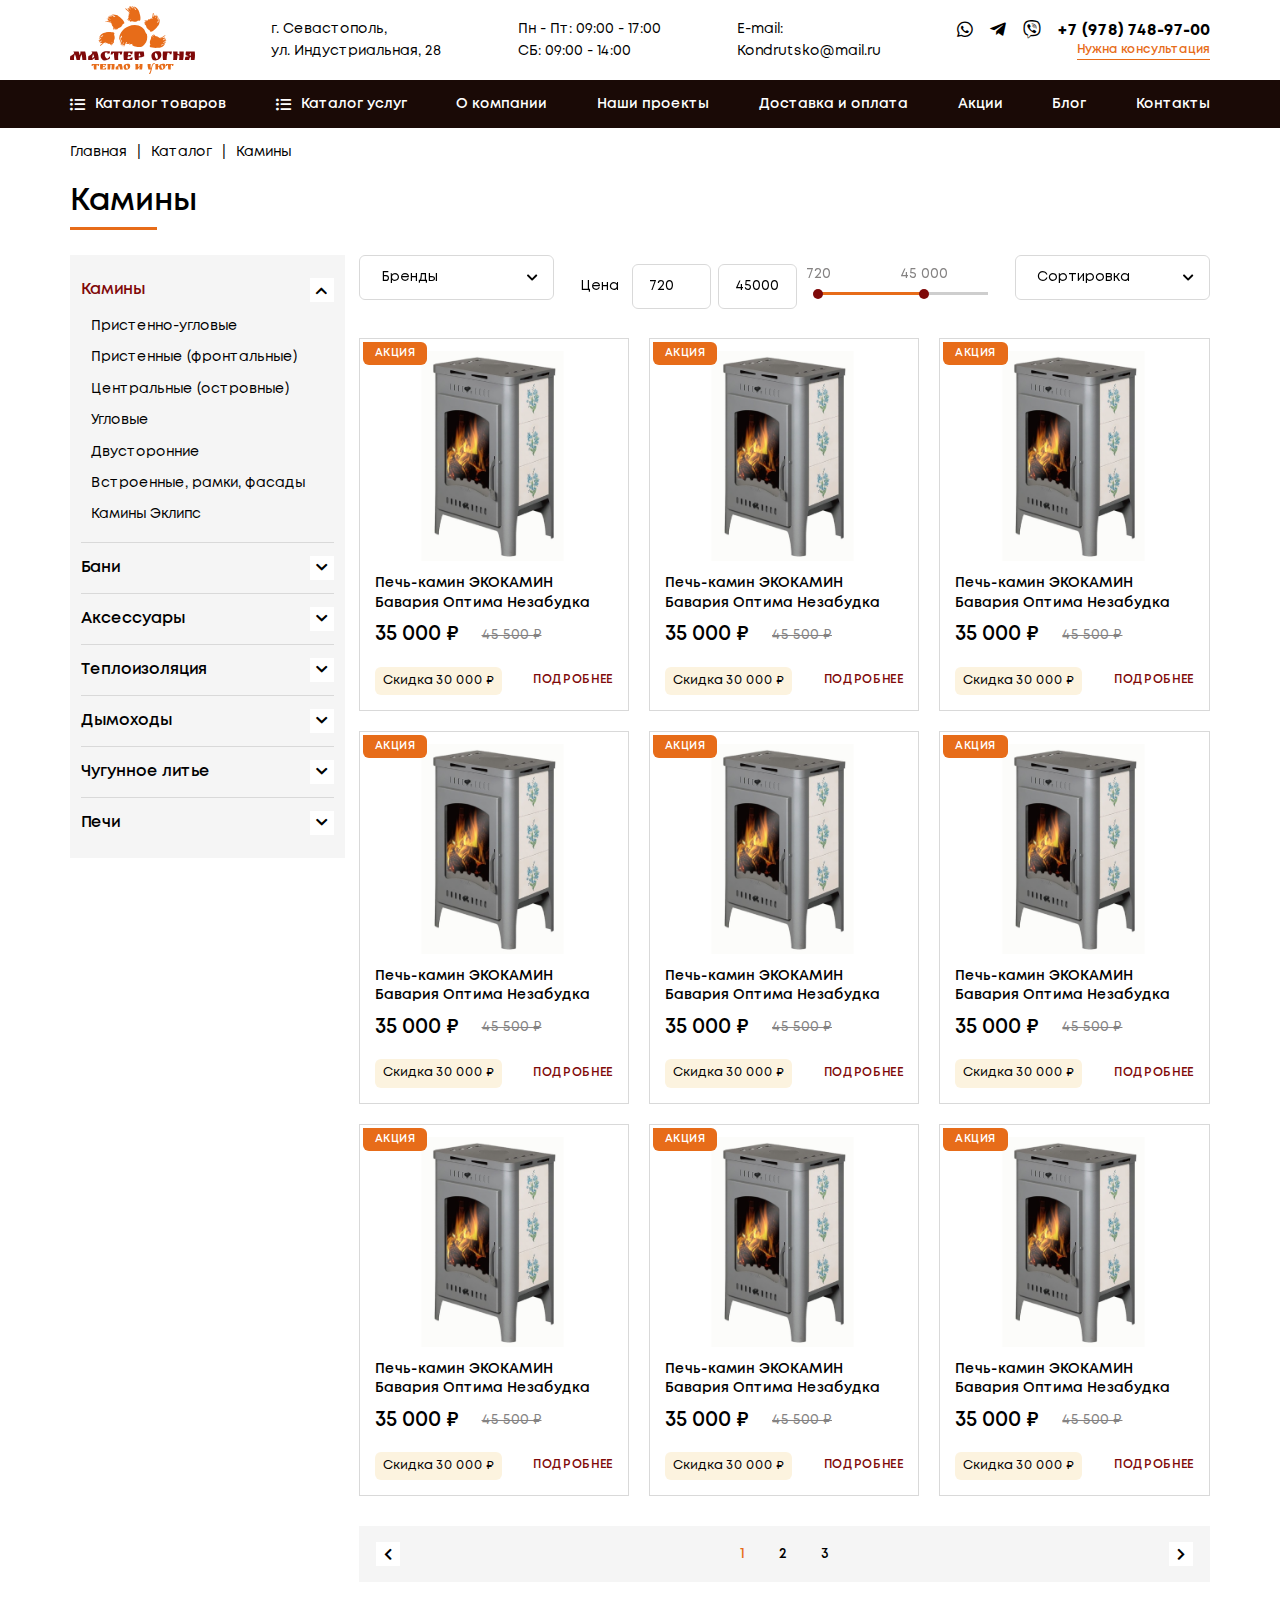
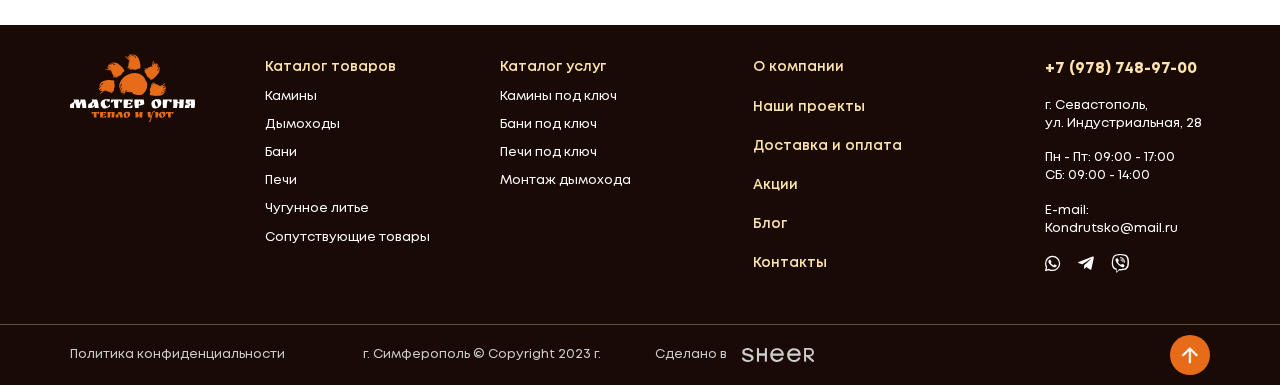
<file: catalog.html>
<!DOCTYPE html>
<!--[if lt IE 7]><html lang="ru" class="lt-ie9 lt-ie8 lt-ie7"><![endif]-->
<!--[if IE 7]><html lang="ru" class="lt-ie9 lt-ie8"><![endif]-->
<!--[if IE 8]><html lang="ru" class="lt-ie9"><![endif]-->
<!--[if gt IE 8]><!-->
<html lang="ru">
<!--<![endif]-->
<head>
	<meta charset="utf-8" />
	<title>Заголовок</title>
	<meta http-equiv="X-UA-Compatible" content="IE=edge" />
	<meta name="viewport" content="width=device-width, initial-scale=1.0" />
	<meta name="format-detection" content="telephone=no" />
	<link rel="shortcut icon" href="favicon.png" />
	<link rel="stylesheet" href="libs/bootstrap/bootstrap-grid.css" />
	<link rel="stylesheet" href="libs/fontawesome-free-5.12.0-web/css/all.min.css" />
	<link rel="stylesheet" href="libs/ion.rangeSlider-master/css/ion.rangeSlider.min.css" />
	<link rel="stylesheet" href="libs/fancybox/jquery.fancybox.css" />
	<link rel="stylesheet" href="libs/slick-1.5.9/slick/slick.css" />
	<link rel="stylesheet" href="libs/slick-1.5.9/slick/slick-theme.css" />
	<link rel="stylesheet" href="css/fonts.css" />
	<link rel="stylesheet" href="css/main.css?ver=1.23" />
	<link rel="stylesheet" href="css/media.css?ver=1.23" />
</head>
<body>

	<div class="wrapper">

		<header class="header">
			<div class="header-top">
				<div class="container">
					<div class="header__wrapper">
						<a href="#" class="logo">
							<img src="img/logo.svg" alt="alt">
						</a>
						<div class="header__item">г. Севастополь, <br>ул. Индустриальная, 28</div>
						<div class="header__item">Пн - Пт: 09:00 - 17:00 <br>СБ: 09:00 - 14:00</div>
						<div class="header__item">E-mail: <br><a href="mailto:Kondrutsko@mail.ru">Kondrutsko@mail.ru</a></div>
						<div class="header__contacts">
							<div class="line-contacts">
								<ul class="social-list">
									<li><a href="#"><i class="fab fa-whatsapp"></i></a></li>
									<li><a href="#"><i class="fab fa-telegram-plane"></i></a></li>
									<li><a href="#"><i class="fab fa-viber"></i></a></li>
								</ul>
								<a href="tel:+79787489700" class="phone-main">+7 (978) 748-97-00</a>
							</div>
							<a href="#" class="link-page">Нужна консультация</a>
						</div>
						<a href="tel:+8772527250" class="phone-mobile"><i class="fas fa-phone-alt"></i></a>
						<span class='sandwich'>
							<span class='sw-topper'></span>
							<span class='sw-bottom'></span>
							<span class='sw-footer'></span>
						</span>
					</div>
				</div>
			</div>
			<div class="header-bottom">
				<div class="container">
					<ul class="menu">
						<li class="menu__haschild">
							<a href="#">Каталог товаров</a>
							<div class="menu-dropdown">
								<ul>
									<li class="menu-dropdown__haschild">
										<a href="#">Камины </a>
										<div class="subdropdown-menu">
											<div class="row">
												<div class="col-lg-4">
													<div class="subdropdown-menu__title">Дровяные</div>
													<a href="#" class="subdropdown-menu__name">Стальные</a>
													<ul>
														<li><a href="#">С прямым стеклом</a></li>
														<li><a href="#">С Г-образным стеклом</a></li>
														<li><a href="#">С П-образным стеклом</a></li>
													</ul>
													<a href="#" class="subdropdown-menu__name">Чугунные</a>
													<ul>
														<li><a href="#">С прямым стеклом</a></li>
														<li><a href="#">С Г-образным стеклом</a></li>
														<li><a href="#">С П-образным стеклом</a></li>
													</ul>
												</div>
												<div class="col-lg-4">
													<div class="subdropdown-menu__title">Электрические</div>
													<a href="#" class="subdropdown-menu__name">Паровые</a>
													<ul>
														<li><a href="#">Классический очаг</a></li>
														<li><a href="#">Широкий очаг</a></li>
														<li><a href="#">Линейный очаг</a></li>
													</ul>
													<a href="#" class="subdropdown-menu__name">Ламповые</a>
													<ul>
														<li><a href="#">Классический очаг</a></li>
														<li><a href="#">Широкий очаг</a></li>
														<li><a href="#">Линейный очаг</a></li>
													</ul>
												</div>
												<div class="col-lg-4">
													<div class="subdropdown-menu__title">Биокамины</div>
													<a href="#" class="subdropdown-menu__name">Биокамины</a>
													<ul>
														<li><a href="#">Встраиваемый</a></li>
														<li><a href="#">Подвесной</a></li>
													</ul>
													<a href="#" class="subdropdown-menu__name">Топливный блок</a>
												</div>
											</div>
										</div>
									</li>
									<li class="menu-dropdown__haschild">
										<a href="#">Дымоходы </a>
										<div class="subdropdown-menu">
											<div class="row">
												<div class="col-lg-4">
													<div class="subdropdown-menu__title">Дымоходы</div>
													<a href="#" class="subdropdown-menu__name">Стальные</a>
													<ul>
														<li><a href="#">С прямым стеклом</a></li>
														<li><a href="#">С Г-образным стеклом</a></li>
														<li><a href="#">С П-образным стеклом</a></li>
													</ul>
													<a href="#" class="subdropdown-menu__name">Чугунные</a>
													<ul>
														<li><a href="#">С прямым стеклом</a></li>
														<li><a href="#">С Г-образным стеклом</a></li>
														<li><a href="#">С П-образным стеклом</a></li>
													</ul>
												</div>
												<div class="col-lg-4">
													<div class="subdropdown-menu__title">Дымоходы</div>
													<a href="#" class="subdropdown-menu__name">Паровые</a>
													<ul>
														<li><a href="#">Классический очаг</a></li>
														<li><a href="#">Широкий очаг</a></li>
														<li><a href="#">Линейный очаг</a></li>
													</ul>
													<a href="#" class="subdropdown-menu__name">Ламповые</a>
													<ul>
														<li><a href="#">Классический очаг</a></li>
														<li><a href="#">Широкий очаг</a></li>
														<li><a href="#">Линейный очаг</a></li>
													</ul>
												</div>
												<div class="col-lg-4">
													<div class="subdropdown-menu__title">Дымоходы</div>
													<a href="#" class="subdropdown-menu__name">Паровые</a>
													<ul>
														<li><a href="#">Классический очаг</a></li>
														<li><a href="#">Широкий очаг</a></li>
														<li><a href="#">Линейный очаг</a></li>
													</ul>
													<a href="#" class="subdropdown-menu__name">Ламповые</a>
													<ul>
														<li><a href="#">Классический очаг</a></li>
														<li><a href="#">Широкий очаг</a></li>
														<li><a href="#">Линейный очаг</a></li>
													</ul>
												</div>
											</div>
										</div>
									</li>
									<li class="menu-dropdown__haschild">
										<a href="#">Банные печи</a>
										<div class="subdropdown-menu">
											<div class="row">
												<div class="col-lg-4">
													<div class="subdropdown-menu__title">Банные печи</div>
													<a href="#" class="subdropdown-menu__name">Стальные</a>
													<ul>
														<li><a href="#">С прямым стеклом</a></li>
														<li><a href="#">С Г-образным стеклом</a></li>
														<li><a href="#">С П-образным стеклом</a></li>
													</ul>
													<a href="#" class="subdropdown-menu__name">Чугунные</a>
													<ul>
														<li><a href="#">С прямым стеклом</a></li>
														<li><a href="#">С Г-образным стеклом</a></li>
														<li><a href="#">С П-образным стеклом</a></li>
													</ul>
												</div>
												<div class="col-lg-4">
													<div class="subdropdown-menu__title">Банные печи</div>
													<a href="#" class="subdropdown-menu__name">Паровые</a>
													<ul>
														<li><a href="#">Классический очаг</a></li>
														<li><a href="#">Широкий очаг</a></li>
														<li><a href="#">Линейный очаг</a></li>
													</ul>
													<a href="#" class="subdropdown-menu__name">Ламповые</a>
													<ul>
														<li><a href="#">Классический очаг</a></li>
														<li><a href="#">Широкий очаг</a></li>
														<li><a href="#">Линейный очаг</a></li>
													</ul>
												</div>
												<div class="col-lg-4">
													<div class="subdropdown-menu__title">Банные печи</div>
													<a href="#" class="subdropdown-menu__name">Паровые</a>
													<ul>
														<li><a href="#">Классический очаг</a></li>
														<li><a href="#">Широкий очаг</a></li>
														<li><a href="#">Линейный очаг</a></li>
													</ul>
													<a href="#" class="subdropdown-menu__name">Ламповые</a>
													<ul>
														<li><a href="#">Классический очаг</a></li>
														<li><a href="#">Широкий очаг</a></li>
														<li><a href="#">Линейный очаг</a></li>
													</ul>
												</div>
											</div>
										</div>
									</li>
									<li class="menu-dropdown__haschild">
										<a href="#">Печи-камины </a>
										<div class="subdropdown-menu">
											<div class="row">
												<div class="col-lg-4">
													<div class="subdropdown-menu__title">Печи-камины</div>
													<a href="#" class="subdropdown-menu__name">Стальные</a>
													<ul>
														<li><a href="#">С прямым стеклом</a></li>
														<li><a href="#">С Г-образным стеклом</a></li>
														<li><a href="#">С П-образным стеклом</a></li>
													</ul>
													<a href="#" class="subdropdown-menu__name">Чугунные</a>
													<ul>
														<li><a href="#">С прямым стеклом</a></li>
														<li><a href="#">С Г-образным стеклом</a></li>
														<li><a href="#">С П-образным стеклом</a></li>
													</ul>
												</div>
												<div class="col-lg-4">
													<div class="subdropdown-menu__title">Печи-камины</div>
													<a href="#" class="subdropdown-menu__name">Паровые</a>
													<ul>
														<li><a href="#">Классический очаг</a></li>
														<li><a href="#">Широкий очаг</a></li>
														<li><a href="#">Линейный очаг</a></li>
													</ul>
													<a href="#" class="subdropdown-menu__name">Ламповые</a>
													<ul>
														<li><a href="#">Классический очаг</a></li>
														<li><a href="#">Широкий очаг</a></li>
														<li><a href="#">Линейный очаг</a></li>
													</ul>
												</div>
												<div class="col-lg-4">
													<div class="subdropdown-menu__title">Печи-камины</div>
													<a href="#" class="subdropdown-menu__name">Паровые</a>
													<ul>
														<li><a href="#">Классический очаг</a></li>
														<li><a href="#">Широкий очаг</a></li>
														<li><a href="#">Линейный очаг</a></li>
													</ul>
													<a href="#" class="subdropdown-menu__name">Ламповые</a>
													<ul>
														<li><a href="#">Классический очаг</a></li>
														<li><a href="#">Широкий очаг</a></li>
														<li><a href="#">Линейный очаг</a></li>
													</ul>
												</div>
											</div>
										</div>
									</li>
									<li class="menu-dropdown__haschild">
										<a href="#">Чугунное литье </a>
										<div class="subdropdown-menu">
											<div class="row">
												<div class="col-lg-4">
													<div class="subdropdown-menu__title">Чугунное литье</div>
													<a href="#" class="subdropdown-menu__name">Стальные</a>
													<ul>
														<li><a href="#">С прямым стеклом</a></li>
														<li><a href="#">С Г-образным стеклом</a></li>
														<li><a href="#">С П-образным стеклом</a></li>
													</ul>
													<a href="#" class="subdropdown-menu__name">Чугунные</a>
													<ul>
														<li><a href="#">С прямым стеклом</a></li>
														<li><a href="#">С Г-образным стеклом</a></li>
														<li><a href="#">С П-образным стеклом</a></li>
													</ul>
												</div>
												<div class="col-lg-4">
													<div class="subdropdown-menu__title">Чугунное литье</div>
													<a href="#" class="subdropdown-menu__name">Паровые</a>
													<ul>
														<li><a href="#">Классический очаг</a></li>
														<li><a href="#">Широкий очаг</a></li>
														<li><a href="#">Линейный очаг</a></li>
													</ul>
													<a href="#" class="subdropdown-menu__name">Ламповые</a>
													<ul>
														<li><a href="#">Классический очаг</a></li>
														<li><a href="#">Широкий очаг</a></li>
														<li><a href="#">Линейный очаг</a></li>
													</ul>
												</div>
												<div class="col-lg-4">
													<div class="subdropdown-menu__title">Чугунное литье</div>
													<a href="#" class="subdropdown-menu__name">Паровые</a>
													<ul>
														<li><a href="#">Классический очаг</a></li>
														<li><a href="#">Широкий очаг</a></li>
														<li><a href="#">Линейный очаг</a></li>
													</ul>
													<a href="#" class="subdropdown-menu__name">Ламповые</a>
													<ul>
														<li><a href="#">Классический очаг</a></li>
														<li><a href="#">Широкий очаг</a></li>
														<li><a href="#">Линейный очаг</a></li>
													</ul>
												</div>
											</div>
										</div>
									</li>
									<li class="menu-dropdown__haschild">
										<a href="#">Сопутствующие товары </a>
										<div class="subdropdown-menu">
											<div class="row">
												<div class="col-lg-4">
													<div class="subdropdown-menu__title">Сопутствующие товары</div>
													<a href="#" class="subdropdown-menu__name">Стальные</a>
													<ul>
														<li><a href="#">С прямым стеклом</a></li>
														<li><a href="#">С Г-образным стеклом</a></li>
														<li><a href="#">С П-образным стеклом</a></li>
													</ul>
													<a href="#" class="subdropdown-menu__name">Чугунные</a>
													<ul>
														<li><a href="#">С прямым стеклом</a></li>
														<li><a href="#">С Г-образным стеклом</a></li>
														<li><a href="#">С П-образным стеклом</a></li>
													</ul>
												</div>
												<div class="col-lg-4">
													<div class="subdropdown-menu__title">Сопутствующие товары</div>
													<a href="#" class="subdropdown-menu__name">Паровые</a>
													<ul>
														<li><a href="#">Классический очаг</a></li>
														<li><a href="#">Широкий очаг</a></li>
														<li><a href="#">Линейный очаг</a></li>
													</ul>
													<a href="#" class="subdropdown-menu__name">Ламповые</a>
													<ul>
														<li><a href="#">Классический очаг</a></li>
														<li><a href="#">Широкий очаг</a></li>
														<li><a href="#">Линейный очаг</a></li>
													</ul>
												</div>
												<div class="col-lg-4">
													<div class="subdropdown-menu__title">Сопутствующие товары</div>
													<a href="#" class="subdropdown-menu__name">Паровые</a>
													<ul>
														<li><a href="#">Классический очаг</a></li>
														<li><a href="#">Широкий очаг</a></li>
														<li><a href="#">Линейный очаг</a></li>
													</ul>
													<a href="#" class="subdropdown-menu__name">Ламповые</a>
													<ul>
														<li><a href="#">Классический очаг</a></li>
														<li><a href="#">Широкий очаг</a></li>
														<li><a href="#">Линейный очаг</a></li>
													</ul>
												</div>
											</div>
										</div>
									</li>
									<li class="menu-dropdown__haschild">
										<a href="#">Теплоизоляция </a>
										<div class="subdropdown-menu">
											<div class="row">
												<div class="col-lg-4">
													<div class="subdropdown-menu__title">Теплоизоляция</div>
													<a href="#" class="subdropdown-menu__name">Стальные</a>
													<ul>
														<li><a href="#">С прямым стеклом</a></li>
														<li><a href="#">С Г-образным стеклом</a></li>
														<li><a href="#">С П-образным стеклом</a></li>
													</ul>
													<a href="#" class="subdropdown-menu__name">Чугунные</a>
													<ul>
														<li><a href="#">С прямым стеклом</a></li>
														<li><a href="#">С Г-образным стеклом</a></li>
														<li><a href="#">С П-образным стеклом</a></li>
													</ul>
												</div>
												<div class="col-lg-4">
													<div class="subdropdown-menu__title">Теплоизоляция</div>
													<a href="#" class="subdropdown-menu__name">Паровые</a>
													<ul>
														<li><a href="#">Классический очаг</a></li>
														<li><a href="#">Широкий очаг</a></li>
														<li><a href="#">Линейный очаг</a></li>
													</ul>
													<a href="#" class="subdropdown-menu__name">Ламповые</a>
													<ul>
														<li><a href="#">Классический очаг</a></li>
														<li><a href="#">Широкий очаг</a></li>
														<li><a href="#">Линейный очаг</a></li>
													</ul>
												</div>
												<div class="col-lg-4">
													<div class="subdropdown-menu__title">Теплоизоляция</div>
													<a href="#" class="subdropdown-menu__name">Паровые</a>
													<ul>
														<li><a href="#">Классический очаг</a></li>
														<li><a href="#">Широкий очаг</a></li>
														<li><a href="#">Линейный очаг</a></li>
													</ul>
													<a href="#" class="subdropdown-menu__name">Ламповые</a>
													<ul>
														<li><a href="#">Классический очаг</a></li>
														<li><a href="#">Широкий очаг</a></li>
														<li><a href="#">Линейный очаг</a></li>
													</ul>
												</div>
											</div>
										</div>
									</li>
									<li class="menu-dropdown__haschild">
										<a href="#">Дымоходы </a>
										<div class="subdropdown-menu">
											<div class="row">
												<div class="col-lg-4">
													<div class="subdropdown-menu__title">Дымоходы</div>
													<a href="#" class="subdropdown-menu__name">Стальные</a>
													<ul>
														<li><a href="#">С прямым стеклом</a></li>
														<li><a href="#">С Г-образным стеклом</a></li>
														<li><a href="#">С П-образным стеклом</a></li>
													</ul>
													<a href="#" class="subdropdown-menu__name">Чугунные</a>
													<ul>
														<li><a href="#">С прямым стеклом</a></li>
														<li><a href="#">С Г-образным стеклом</a></li>
														<li><a href="#">С П-образным стеклом</a></li>
													</ul>
												</div>
												<div class="col-lg-4">
													<div class="subdropdown-menu__title">Дымоходы</div>
													<a href="#" class="subdropdown-menu__name">Паровые</a>
													<ul>
														<li><a href="#">Классический очаг</a></li>
														<li><a href="#">Широкий очаг</a></li>
														<li><a href="#">Линейный очаг</a></li>
													</ul>
													<a href="#" class="subdropdown-menu__name">Ламповые</a>
													<ul>
														<li><a href="#">Классический очаг</a></li>
														<li><a href="#">Широкий очаг</a></li>
														<li><a href="#">Линейный очаг</a></li>
													</ul>
												</div>
												<div class="col-lg-4">
													<div class="subdropdown-menu__title">Дымоходы</div>
													<a href="#" class="subdropdown-menu__name">Паровые</a>
													<ul>
														<li><a href="#">Классический очаг</a></li>
														<li><a href="#">Широкий очаг</a></li>
														<li><a href="#">Линейный очаг</a></li>
													</ul>
													<a href="#" class="subdropdown-menu__name">Ламповые</a>
													<ul>
														<li><a href="#">Классический очаг</a></li>
														<li><a href="#">Широкий очаг</a></li>
														<li><a href="#">Линейный очаг</a></li>
													</ul>
												</div>
											</div>
										</div>
									</li>
								</ul>
							</div>
						</li>
						<li class="menu__haschild">
							<a href="#">Каталог услуг</a>
							<div class="menu-dropdown">
								<ul>
									<li><a href="#">Камины под ключ</a></li>
									<li><a href="#">Бани под ключ</a></li>
									<li><a href="#">Печи под ключ</a></li>
									<li><a href="#">Монтаж дымохода</a></li>
								</ul>
							</div>
						</li>
						<li><a href="#">О компании</a></li>
						<li><a href="#">Наши проекты</a></li>
						<li><a href="#">Доставка и оплата</a></li>
						<li><a href="#">Акции</a></li>
						<li><a href="#">Блог</a></li>
						<li><a href="#">Контакты</a></li>
					</ul>
					<div class="header-bottom__mobile">
						<div class="header__item">г. Севастополь, <br>ул. Индустриальная, 28</div>
						<div class="header__item">Пн - Пт: 09:00 - 17:00 <br>СБ: 09:00 - 14:00</div>
						<div class="header__item">E-mail: <br><a href="mailto:Kondrutsko@mail.ru">Kondrutsko@mail.ru</a></div>
						<div class="header__contacts">
							<div class="line-contacts">
								<ul class="social-list">
									<li><a href="#"><i class="fab fa-whatsapp"></i></a></li>
									<li><a href="#"><i class="fab fa-telegram-plane"></i></a></li>
									<li><a href="#"><i class="fab fa-viber"></i></a></li>
								</ul>
								<a href="tel:+79787489700" class="phone-main">+7 (978) 748-97-00</a>
							</div>
							<a href="#" class="link-page">Нужна консультация</a>
						</div>
					</div>
				</div>
			</div>
		</header>

		<section class="page-catalog">
			<div class="container">
				<ul class="breadcrumbs">
					<li><a href="#">Главная</a></li>
					<li><a href="#">Каталог</a></li>
					<li>Камины</li>
				</ul>
				<h1 class="title-section">Камины</h1>
				<div class="row row_page-catalog">
					<div class="col-lg-3">
						<a href="#" class="btn-main btn-main_filter">Фильтр <i class="far fa-filter"></i></a>
						<div class="sidebar-catalog">
							<div class="item-filter active">
								<div class="item-filter__head">Камины <i class="fas fa-chevron-down"></i></div>
								<div class="item-filter__content" style="display: block;">
									<ul>
										<li><a href="#">Пристенно-угловые</a></li>
										<li><a href="#">Пристенные (фронтальные)</a></li>
										<li><a href="#">Центральные (островные)</a></li>
										<li><a href="#">Угловые</a></li>
										<li><a href="#">Двусторонние</a></li>
										<li><a href="#">Встроенные, рамки, фасады</a></li>
										<li><a href="#">Камины Эклипс</a></li>
									</ul>
								</div>
							</div>
							<div class="item-filter">
								<div class="item-filter__head">Бани <i class="fas fa-chevron-down"></i></div>
								<div class="item-filter__content">
									<ul>
										<li><a href="#">Пристенно-угловые</a></li>
										<li><a href="#">Пристенные (фронтальные)</a></li>
										<li><a href="#">Центральные (островные)</a></li>
										<li><a href="#">Угловые</a></li>
										<li><a href="#">Двусторонние</a></li>
										<li><a href="#">Встроенные, рамки, фасады</a></li>
										<li><a href="#">Камины Эклипс</a></li>
									</ul>
								</div>
							</div>
							<div class="item-filter">
								<div class="item-filter__head">Аксессуары <i class="fas fa-chevron-down"></i></div>
								<div class="item-filter__content">
									<ul>
										<li><a href="#">Пристенно-угловые</a></li>
										<li><a href="#">Пристенные (фронтальные)</a></li>
										<li><a href="#">Центральные (островные)</a></li>
										<li><a href="#">Угловые</a></li>
										<li><a href="#">Двусторонние</a></li>
										<li><a href="#">Встроенные, рамки, фасады</a></li>
										<li><a href="#">Камины Эклипс</a></li>
									</ul>
								</div>
							</div>
							<div class="item-filter">
								<div class="item-filter__head">Теплоизоляция <i class="fas fa-chevron-down"></i></div>
								<div class="item-filter__content">
									<ul>
										<li><a href="#">Пристенно-угловые</a></li>
										<li><a href="#">Пристенные (фронтальные)</a></li>
										<li><a href="#">Центральные (островные)</a></li>
										<li><a href="#">Угловые</a></li>
										<li><a href="#">Двусторонние</a></li>
										<li><a href="#">Встроенные, рамки, фасады</a></li>
										<li><a href="#">Камины Эклипс</a></li>
									</ul>
								</div>
							</div>
							<div class="item-filter">
								<div class="item-filter__head">Дымоходы <i class="fas fa-chevron-down"></i></div>
								<div class="item-filter__content">
									<ul>
										<li><a href="#">Пристенно-угловые</a></li>
										<li><a href="#">Пристенные (фронтальные)</a></li>
										<li><a href="#">Центральные (островные)</a></li>
										<li><a href="#">Угловые</a></li>
										<li><a href="#">Двусторонние</a></li>
										<li><a href="#">Встроенные, рамки, фасады</a></li>
										<li><a href="#">Камины Эклипс</a></li>
									</ul>
								</div>
							</div>
							<div class="item-filter">
								<div class="item-filter__head">Чугунное литье <i class="fas fa-chevron-down"></i></div>
								<div class="item-filter__content">
									<ul>
										<li><a href="#">Пристенно-угловые</a></li>
										<li><a href="#">Пристенные (фронтальные)</a></li>
										<li><a href="#">Центральные (островные)</a></li>
										<li><a href="#">Угловые</a></li>
										<li><a href="#">Двусторонние</a></li>
										<li><a href="#">Встроенные, рамки, фасады</a></li>
										<li><a href="#">Камины Эклипс</a></li>
									</ul>
								</div>
							</div>
							<div class="item-filter">
								<div class="item-filter__head">Печи <i class="fas fa-chevron-down"></i></div>
								<div class="item-filter__content">
									<ul>
										<li><a href="#">Пристенно-угловые</a></li>
										<li><a href="#">Пристенные (фронтальные)</a></li>
										<li><a href="#">Центральные (островные)</a></li>
										<li><a href="#">Угловые</a></li>
										<li><a href="#">Двусторонние</a></li>
										<li><a href="#">Встроенные, рамки, фасады</a></li>
										<li><a href="#">Камины Эклипс</a></li>
									</ul>
								</div>
							</div>
						</div>
					</div>
					<div class="col-lg-9">
						<div class="sorting-catalog">
							<div class="item-form">
								<select>
									<option value="1">Бренды</option>
									<option value="1">Бренды</option>
									<option value="1">Бренды</option>
									<option value="1">Бренды</option>
									<option value="1">Бренды</option>
								</select>
							</div>
							<div class="range-catalog range-catalog_price">
								<div class="range-catalog__title">Цена</div>
								<div class="range-controls">
									<div class="input-range">
										<input type="text" maxlength="4" value="720" class="control-input control-input__from" />
									</div>
									<div class="input-range">
										<input type="text" maxlength="4" value="45000" class="control-input control-input__to" />
									</div>
								</div>
								<input type="text" class="range-catalog__input" name="my_range" value="" />
							</div>
							<div class="item-form">
								<select>
									<option value="1">Сортировка</option>
									<option value="1">По цене</option>
									<option value="1">По дате</option>
									<option value="1">По популярности</option>
								</select>
							</div>
						</div>
						<div class="row row_cards">
							<div class="col-lg-4 col-6">
								<div class="card-catalog">
									<div class="tag-card">акция</div>
									<a href="#" class="card-catalog__image">
										<img src="img/card_catalog1.png" alt="alt">
									</a>
									<a href="#" class="card-catalog__title">Печь-камин ЭКОКАМИН Бавария Оптима Незабудка</a>
									<div class="prices-wrap">
										<div class="price-main">35 000 ₽</div>
										<div class="price-old">45 500 ₽</div>
									</div>
									<div class="card-catalog__bottom">
										<div class="discount-main">Скидка 30 000 ₽</div>
										<a href="#" class="link-page">Подробнее</a>
									</div>
								</div>
							</div>
							<div class="col-lg-4 col-6">
								<div class="card-catalog">
									<div class="tag-card">акция</div>
									<a href="#" class="card-catalog__image">
										<img src="img/card_catalog1.png" alt="alt">
									</a>
									<a href="#" class="card-catalog__title">Печь-камин ЭКОКАМИН Бавария Оптима Незабудка</a>
									<div class="prices-wrap">
										<div class="price-main">35 000 ₽</div>
										<div class="price-old">45 500 ₽</div>
									</div>
									<div class="card-catalog__bottom">
										<div class="discount-main">Скидка 30 000 ₽</div>
										<a href="#" class="link-page">Подробнее</a>
									</div>
								</div>
							</div>
							<div class="col-lg-4 col-6">
								<div class="card-catalog">
									<div class="tag-card">акция</div>
									<a href="#" class="card-catalog__image">
										<img src="img/card_catalog1.png" alt="alt">
									</a>
									<a href="#" class="card-catalog__title">Печь-камин ЭКОКАМИН Бавария Оптима Незабудка</a>
									<div class="prices-wrap">
										<div class="price-main">35 000 ₽</div>
										<div class="price-old">45 500 ₽</div>
									</div>
									<div class="card-catalog__bottom">
										<div class="discount-main">Скидка 30 000 ₽</div>
										<a href="#" class="link-page">Подробнее</a>
									</div>
								</div>
							</div>
							<div class="col-lg-4 col-6">
								<div class="card-catalog">
									<div class="tag-card">акция</div>
									<a href="#" class="card-catalog__image">
										<img src="img/card_catalog1.png" alt="alt">
									</a>
									<a href="#" class="card-catalog__title">Печь-камин ЭКОКАМИН Бавария Оптима Незабудка</a>
									<div class="prices-wrap">
										<div class="price-main">35 000 ₽</div>
										<div class="price-old">45 500 ₽</div>
									</div>
									<div class="card-catalog__bottom">
										<div class="discount-main">Скидка 30 000 ₽</div>
										<a href="#" class="link-page">Подробнее</a>
									</div>
								</div>
							</div>
							<div class="col-lg-4 col-6">
								<div class="card-catalog">
									<div class="tag-card">акция</div>
									<a href="#" class="card-catalog__image">
										<img src="img/card_catalog1.png" alt="alt">
									</a>
									<a href="#" class="card-catalog__title">Печь-камин ЭКОКАМИН Бавария Оптима Незабудка</a>
									<div class="prices-wrap">
										<div class="price-main">35 000 ₽</div>
										<div class="price-old">45 500 ₽</div>
									</div>
									<div class="card-catalog__bottom">
										<div class="discount-main">Скидка 30 000 ₽</div>
										<a href="#" class="link-page">Подробнее</a>
									</div>
								</div>
							</div>
							<div class="col-lg-4 col-6">
								<div class="card-catalog">
									<div class="tag-card">акция</div>
									<a href="#" class="card-catalog__image">
										<img src="img/card_catalog1.png" alt="alt">
									</a>
									<a href="#" class="card-catalog__title">Печь-камин ЭКОКАМИН Бавария Оптима Незабудка</a>
									<div class="prices-wrap">
										<div class="price-main">35 000 ₽</div>
										<div class="price-old">45 500 ₽</div>
									</div>
									<div class="card-catalog__bottom">
										<div class="discount-main">Скидка 30 000 ₽</div>
										<a href="#" class="link-page">Подробнее</a>
									</div>
								</div>
							</div>
							<div class="col-lg-4 col-6">
								<div class="card-catalog">
									<div class="tag-card">акция</div>
									<a href="#" class="card-catalog__image">
										<img src="img/card_catalog1.png" alt="alt">
									</a>
									<a href="#" class="card-catalog__title">Печь-камин ЭКОКАМИН Бавария Оптима Незабудка</a>
									<div class="prices-wrap">
										<div class="price-main">35 000 ₽</div>
										<div class="price-old">45 500 ₽</div>
									</div>
									<div class="card-catalog__bottom">
										<div class="discount-main">Скидка 30 000 ₽</div>
										<a href="#" class="link-page">Подробнее</a>
									</div>
								</div>
							</div>
							<div class="col-lg-4 col-6">
								<div class="card-catalog">
									<div class="tag-card">акция</div>
									<a href="#" class="card-catalog__image">
										<img src="img/card_catalog1.png" alt="alt">
									</a>
									<a href="#" class="card-catalog__title">Печь-камин ЭКОКАМИН Бавария Оптима Незабудка</a>
									<div class="prices-wrap">
										<div class="price-main">35 000 ₽</div>
										<div class="price-old">45 500 ₽</div>
									</div>
									<div class="card-catalog__bottom">
										<div class="discount-main">Скидка 30 000 ₽</div>
										<a href="#" class="link-page">Подробнее</a>
									</div>
								</div>
							</div>
							<div class="col-lg-4 col-6">
								<div class="card-catalog">
									<div class="tag-card">акция</div>
									<a href="#" class="card-catalog__image">
										<img src="img/card_catalog1.png" alt="alt">
									</a>
									<a href="#" class="card-catalog__title">Печь-камин ЭКОКАМИН Бавария Оптима Незабудка</a>
									<div class="prices-wrap">
										<div class="price-main">35 000 ₽</div>
										<div class="price-old">45 500 ₽</div>
									</div>
									<div class="card-catalog__bottom">
										<div class="discount-main">Скидка 30 000 ₽</div>
										<a href="#" class="link-page">Подробнее</a>
									</div>
								</div>
							</div>
						</div>
						<div class="pager">
							<a class="prev page-numbers" href="#"><i class="fas fa-chevron-left"></i></a>
							<span aria-current="page" class="page-numbers current" href="#">1</span> 
							<a class="page-numbers" href="#">2</a> 
							<a class="page-numbers" href="#">3</a> 
							<a class="next page-numbers" href="#"><i class="fas fa-chevron-right"></i></a>
						</div>
					</div>
				</div>
			</div>
		</section>

		<footer class="footer">
			<div class="container">
				<div class="row">
					<div class="col-lg-2">
						<a href="#" class="logo">
							<img src="img/logo2.svg" alt="alt">
						</a>
					</div>
					<div class="col-lg-2">
						<div class="footer__title">Каталог товаров  <i class="far fa-chevron-down"></i></div>
						<div class="footer__content">
							<ul class="footer__nav">
								<li><a href="#">Камины</a></li>
								<li><a href="#">Дымоходы</a></li>
								<li><a href="#">Бани</a></li>
								<li><a href="#">Печи</a></li>
								<li><a href="#">Чугунное литье</a></li>
								<li><a href="#">Сопутствующие товары</a></li>
							</ul>
						</div>
					</div>
					<div class="col-lg-3 footer__catalog">
						<div class="footer__title">Каталог услуг  <i class="far fa-chevron-down"></i></div>
						<div class="footer__content">
							<ul class="footer__nav">
								<li><a href="#">Камины под ключ</a></li>
								<li><a href="#">Бани под ключ</a></li>
								<li><a href="#">Печи под ключ</a></li>
								<li><a href="#">Монтаж дымохода</a></li>
							</ul>
						</div>
					</div>
					<div class="col-lg-3">
						<ul class="footer__nav footer__nav_big">
							<li><a href="#">О компании</a></li>
							<li><a href="#">Наши проекты</a></li>
							<li><a href="#">Доставка и оплата</a></li>
							<li><a href="#">Акции</a></li>
							<li><a href="#">Блог</a></li>
							<li><a href="#">Контакты</a></li>
						</ul>
					</div>
					<div class="col-lg-2">
						<div class="footer__contacts">
							<a href="tel:+79787489700" class="phone-main">+7 (978) 748-97-00</a>
							<p>г. Севастополь, <br>ул. Индустриальная, 28</p>
							<p>Пн - Пт: 09:00 - 17:00 <br>СБ: 09:00 - 14:00</p>
							<p>E-mail: <br><a href="mailto:Kondrutsko@mail.ru">Kondrutsko@mail.ru</a></p>
							<ul class="social-list">
								<li><a href="#"><i class="fab fa-whatsapp"></i></a></li>
								<li><a href="#"><i class="fab fa-telegram-plane"></i></a></li>
								<li><a href="#"><i class="fab fa-viber"></i></a></li>
							</ul>
						</div>
					</div>
				</div>
			</div>
			<div class="footer-bottom">
				<div class="container">
					<div class="row align-items-center">
						<div class="col-lg-3">
							<a href="#">Политика конфиденциальности </a>
						</div>
						<div class="col-lg-3">
							<p>г. Симферополь © Copyright  2023 г.</p>
						</div>
						<div class="col-lg">
							<div class="create">Сделано в <a href="#"><img src="img/copy.svg" alt="alt"></a></div>
						</div>
						<div class="col-xl-4 col-lg">
							<a href="#" class="btn_top"><i class="far fa-arrow-up"></i></a>
						</div>
					</div>
				</div>
			</div>
		</footer>
		
	</div>

	<!--[if lt IE 9]>
	<script src="libs/html5shiv/es5-shim.min.js"></script>
	<script src="libs/html5shiv/html5shiv.min.js"></script>
	<script src="libs/html5shiv/html5shiv-printshiv.min.js"></script>
	<script src="libs/respond/respond.min.js"></script>
<![endif]-->
<script src="libs/jquery/jquery-3.6.0.min.js"></script>
<script src="libs/jquery-mousewheel/jquery.mousewheel.min.js"></script>
<script src="libs/fancybox/jquery.fancybox.pack.js"></script>
<script src="libs/slick-1.5.9/slick/slick.min.js"></script>
<script src="libs/scroll2id/PageScroll2id.min.js"></script>
<script src="libs/mask/jquery.maskedinput.js"></script>
<script src="libs/ion.rangeSlider-master/js/ion.rangeSlider.min.js"></script>
<script src="libs/jQueryFormStyler-master/jquery.formstyler.min.js"></script>
<script src="js/common.js?ver=1.23"></script>
<!-- Yandex.Metrika counter --><!-- /Yandex.Metrika counter -->
<!-- Google Analytics counter --><!-- /Google Analytics counter -->
</body>
</html>
</file>
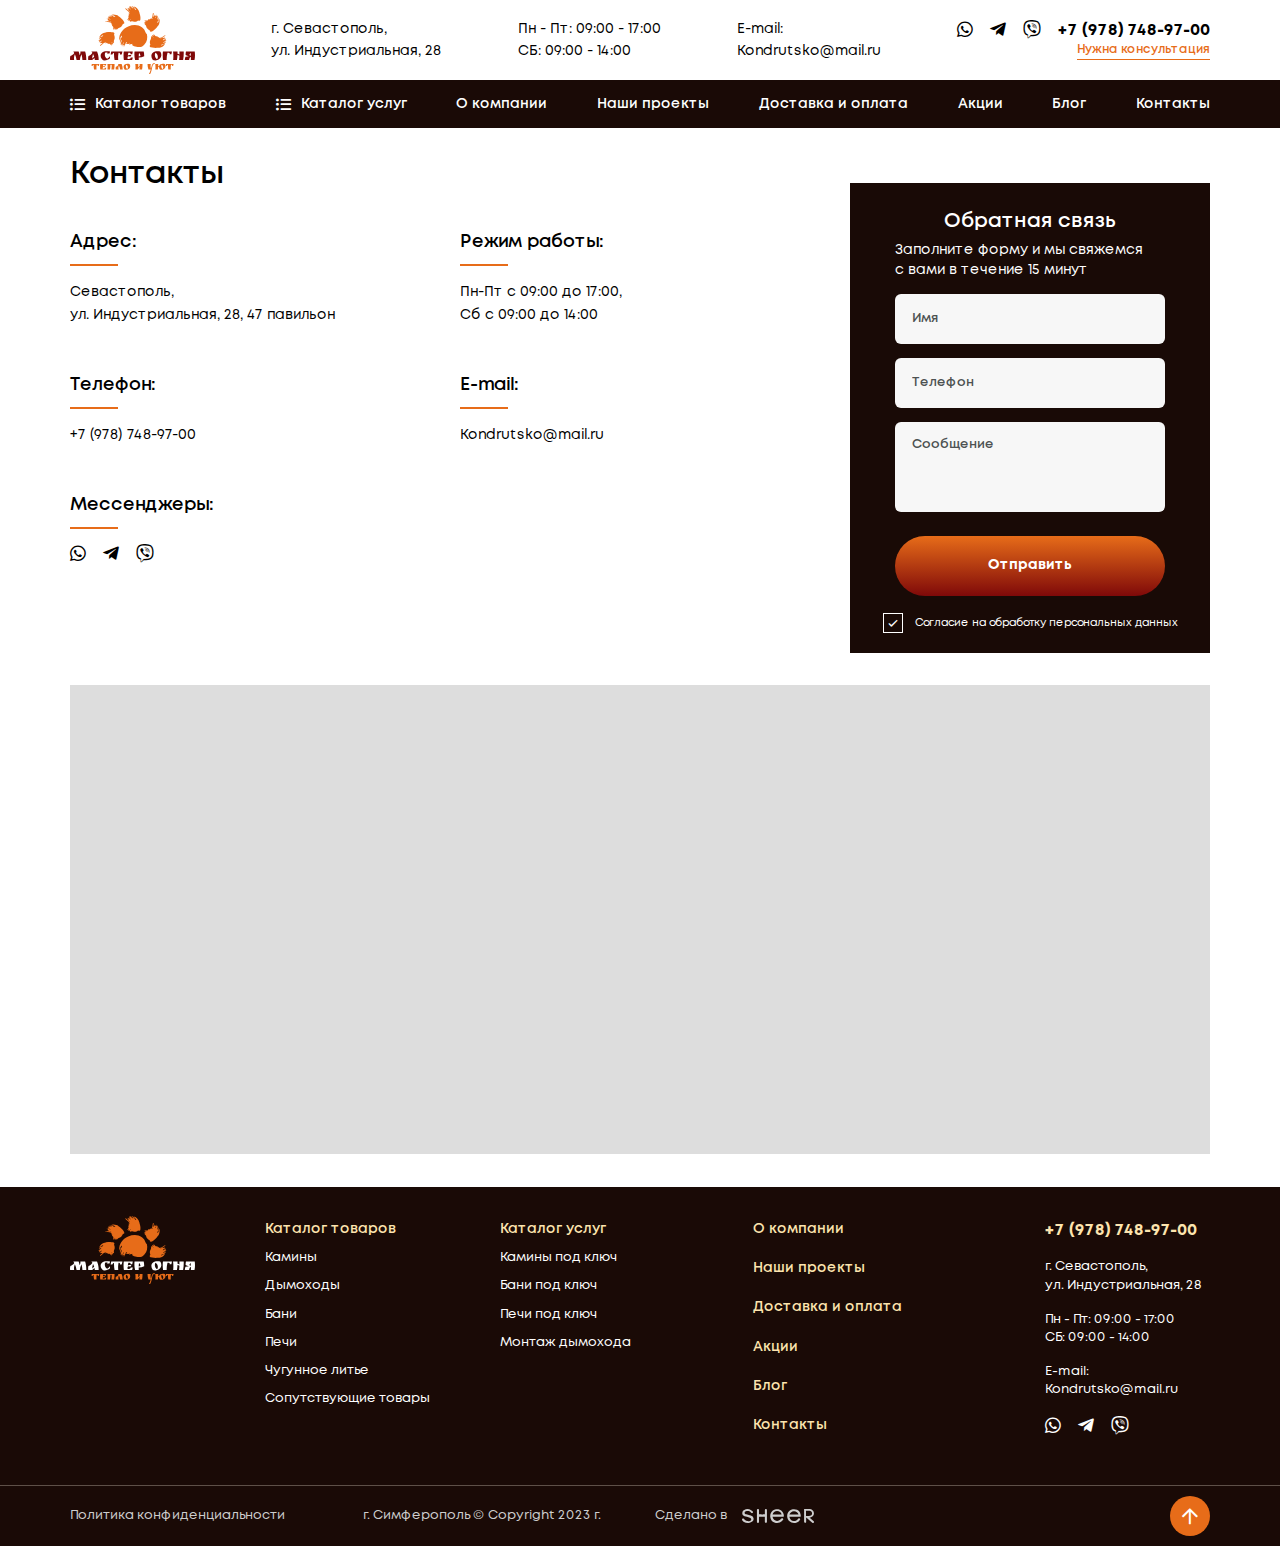
<file: contacts.html>
<!DOCTYPE html>
<!--[if lt IE 7]><html lang="ru" class="lt-ie9 lt-ie8 lt-ie7"><![endif]-->
<!--[if IE 7]><html lang="ru" class="lt-ie9 lt-ie8"><![endif]-->
<!--[if IE 8]><html lang="ru" class="lt-ie9"><![endif]-->
<!--[if gt IE 8]><!-->
<html lang="ru">
<!--<![endif]-->
<head>
	<meta charset="utf-8" />
	<title>Заголовок</title>
	<meta http-equiv="X-UA-Compatible" content="IE=edge" />
	<meta name="viewport" content="width=device-width, initial-scale=1.0" />
	<meta name="format-detection" content="telephone=no" />
	<link rel="shortcut icon" href="favicon.png" />
	<link rel="stylesheet" href="libs/bootstrap/bootstrap-grid.css" />
	<link rel="stylesheet" href="libs/fontawesome-free-5.12.0-web/css/all.min.css" />
	<link rel="stylesheet" href="libs/ion.rangeSlider-master/css/ion.rangeSlider.min.css" />
	<link rel="stylesheet" href="libs/fancybox/jquery.fancybox.css" />
	<link rel="stylesheet" href="libs/slick-1.5.9/slick/slick.css" />
	<link rel="stylesheet" href="libs/slick-1.5.9/slick/slick-theme.css" />
	<link rel="stylesheet" href="css/fonts.css" />
	<link rel="stylesheet" href="css/main.css?ver=1.23" />
	<link rel="stylesheet" href="css/media.css?ver=1.23" />
</head>
<body>

	<div class="wrapper">

		<header class="header">
			<div class="header-top">
				<div class="container">
					<div class="header__wrapper">
						<a href="#" class="logo">
							<img src="img/logo.svg" alt="alt">
						</a>
						<div class="header__item">г. Севастополь, <br>ул. Индустриальная, 28</div>
						<div class="header__item">Пн - Пт: 09:00 - 17:00 <br>СБ: 09:00 - 14:00</div>
						<div class="header__item">E-mail: <br><a href="mailto:Kondrutsko@mail.ru">Kondrutsko@mail.ru</a></div>
						<div class="header__contacts">
							<div class="line-contacts">
								<ul class="social-list">
									<li><a href="#"><i class="fab fa-whatsapp"></i></a></li>
									<li><a href="#"><i class="fab fa-telegram-plane"></i></a></li>
									<li><a href="#"><i class="fab fa-viber"></i></a></li>
								</ul>
								<a href="tel:+79787489700" class="phone-main">+7 (978) 748-97-00</a>
							</div>
							<a href="#" class="link-page">Нужна консультация</a>
						</div>
						<a href="tel:+8772527250" class="phone-mobile"><i class="fas fa-phone-alt"></i></a>
						<span class='sandwich'>
							<span class='sw-topper'></span>
							<span class='sw-bottom'></span>
							<span class='sw-footer'></span>
						</span>
					</div>
				</div>
			</div>
			<div class="header-bottom">
				<div class="container">
					<ul class="menu">
						<li class="menu__haschild">
							<a href="#">Каталог товаров</a>
							<div class="menu-dropdown">
								<ul>
									<li class="menu-dropdown__haschild">
										<a href="#">Камины </a>
										<div class="subdropdown-menu">
											<div class="row">
												<div class="col-lg-4">
													<div class="subdropdown-menu__title">Дровяные</div>
													<a href="#" class="subdropdown-menu__name">Стальные</a>
													<ul>
														<li><a href="#">С прямым стеклом</a></li>
														<li><a href="#">С Г-образным стеклом</a></li>
														<li><a href="#">С П-образным стеклом</a></li>
													</ul>
													<a href="#" class="subdropdown-menu__name">Чугунные</a>
													<ul>
														<li><a href="#">С прямым стеклом</a></li>
														<li><a href="#">С Г-образным стеклом</a></li>
														<li><a href="#">С П-образным стеклом</a></li>
													</ul>
												</div>
												<div class="col-lg-4">
													<div class="subdropdown-menu__title">Электрические</div>
													<a href="#" class="subdropdown-menu__name">Паровые</a>
													<ul>
														<li><a href="#">Классический очаг</a></li>
														<li><a href="#">Широкий очаг</a></li>
														<li><a href="#">Линейный очаг</a></li>
													</ul>
													<a href="#" class="subdropdown-menu__name">Ламповые</a>
													<ul>
														<li><a href="#">Классический очаг</a></li>
														<li><a href="#">Широкий очаг</a></li>
														<li><a href="#">Линейный очаг</a></li>
													</ul>
												</div>
												<div class="col-lg-4">
													<div class="subdropdown-menu__title">Биокамины</div>
													<a href="#" class="subdropdown-menu__name">Биокамины</a>
													<ul>
														<li><a href="#">Встраиваемый</a></li>
														<li><a href="#">Подвесной</a></li>
													</ul>
													<a href="#" class="subdropdown-menu__name">Топливный блок</a>
												</div>
											</div>
										</div>
									</li>
									<li class="menu-dropdown__haschild">
										<a href="#">Дымоходы </a>
										<div class="subdropdown-menu">
											<div class="row">
												<div class="col-lg-4">
													<div class="subdropdown-menu__title">Дымоходы</div>
													<a href="#" class="subdropdown-menu__name">Стальные</a>
													<ul>
														<li><a href="#">С прямым стеклом</a></li>
														<li><a href="#">С Г-образным стеклом</a></li>
														<li><a href="#">С П-образным стеклом</a></li>
													</ul>
													<a href="#" class="subdropdown-menu__name">Чугунные</a>
													<ul>
														<li><a href="#">С прямым стеклом</a></li>
														<li><a href="#">С Г-образным стеклом</a></li>
														<li><a href="#">С П-образным стеклом</a></li>
													</ul>
												</div>
												<div class="col-lg-4">
													<div class="subdropdown-menu__title">Дымоходы</div>
													<a href="#" class="subdropdown-menu__name">Паровые</a>
													<ul>
														<li><a href="#">Классический очаг</a></li>
														<li><a href="#">Широкий очаг</a></li>
														<li><a href="#">Линейный очаг</a></li>
													</ul>
													<a href="#" class="subdropdown-menu__name">Ламповые</a>
													<ul>
														<li><a href="#">Классический очаг</a></li>
														<li><a href="#">Широкий очаг</a></li>
														<li><a href="#">Линейный очаг</a></li>
													</ul>
												</div>
												<div class="col-lg-4">
													<div class="subdropdown-menu__title">Дымоходы</div>
													<a href="#" class="subdropdown-menu__name">Паровые</a>
													<ul>
														<li><a href="#">Классический очаг</a></li>
														<li><a href="#">Широкий очаг</a></li>
														<li><a href="#">Линейный очаг</a></li>
													</ul>
													<a href="#" class="subdropdown-menu__name">Ламповые</a>
													<ul>
														<li><a href="#">Классический очаг</a></li>
														<li><a href="#">Широкий очаг</a></li>
														<li><a href="#">Линейный очаг</a></li>
													</ul>
												</div>
											</div>
										</div>
									</li>
									<li class="menu-dropdown__haschild">
										<a href="#">Банные печи</a>
										<div class="subdropdown-menu">
											<div class="row">
												<div class="col-lg-4">
													<div class="subdropdown-menu__title">Банные печи</div>
													<a href="#" class="subdropdown-menu__name">Стальные</a>
													<ul>
														<li><a href="#">С прямым стеклом</a></li>
														<li><a href="#">С Г-образным стеклом</a></li>
														<li><a href="#">С П-образным стеклом</a></li>
													</ul>
													<a href="#" class="subdropdown-menu__name">Чугунные</a>
													<ul>
														<li><a href="#">С прямым стеклом</a></li>
														<li><a href="#">С Г-образным стеклом</a></li>
														<li><a href="#">С П-образным стеклом</a></li>
													</ul>
												</div>
												<div class="col-lg-4">
													<div class="subdropdown-menu__title">Банные печи</div>
													<a href="#" class="subdropdown-menu__name">Паровые</a>
													<ul>
														<li><a href="#">Классический очаг</a></li>
														<li><a href="#">Широкий очаг</a></li>
														<li><a href="#">Линейный очаг</a></li>
													</ul>
													<a href="#" class="subdropdown-menu__name">Ламповые</a>
													<ul>
														<li><a href="#">Классический очаг</a></li>
														<li><a href="#">Широкий очаг</a></li>
														<li><a href="#">Линейный очаг</a></li>
													</ul>
												</div>
												<div class="col-lg-4">
													<div class="subdropdown-menu__title">Банные печи</div>
													<a href="#" class="subdropdown-menu__name">Паровые</a>
													<ul>
														<li><a href="#">Классический очаг</a></li>
														<li><a href="#">Широкий очаг</a></li>
														<li><a href="#">Линейный очаг</a></li>
													</ul>
													<a href="#" class="subdropdown-menu__name">Ламповые</a>
													<ul>
														<li><a href="#">Классический очаг</a></li>
														<li><a href="#">Широкий очаг</a></li>
														<li><a href="#">Линейный очаг</a></li>
													</ul>
												</div>
											</div>
										</div>
									</li>
									<li class="menu-dropdown__haschild">
										<a href="#">Печи-камины </a>
										<div class="subdropdown-menu">
											<div class="row">
												<div class="col-lg-4">
													<div class="subdropdown-menu__title">Печи-камины</div>
													<a href="#" class="subdropdown-menu__name">Стальные</a>
													<ul>
														<li><a href="#">С прямым стеклом</a></li>
														<li><a href="#">С Г-образным стеклом</a></li>
														<li><a href="#">С П-образным стеклом</a></li>
													</ul>
													<a href="#" class="subdropdown-menu__name">Чугунные</a>
													<ul>
														<li><a href="#">С прямым стеклом</a></li>
														<li><a href="#">С Г-образным стеклом</a></li>
														<li><a href="#">С П-образным стеклом</a></li>
													</ul>
												</div>
												<div class="col-lg-4">
													<div class="subdropdown-menu__title">Печи-камины</div>
													<a href="#" class="subdropdown-menu__name">Паровые</a>
													<ul>
														<li><a href="#">Классический очаг</a></li>
														<li><a href="#">Широкий очаг</a></li>
														<li><a href="#">Линейный очаг</a></li>
													</ul>
													<a href="#" class="subdropdown-menu__name">Ламповые</a>
													<ul>
														<li><a href="#">Классический очаг</a></li>
														<li><a href="#">Широкий очаг</a></li>
														<li><a href="#">Линейный очаг</a></li>
													</ul>
												</div>
												<div class="col-lg-4">
													<div class="subdropdown-menu__title">Печи-камины</div>
													<a href="#" class="subdropdown-menu__name">Паровые</a>
													<ul>
														<li><a href="#">Классический очаг</a></li>
														<li><a href="#">Широкий очаг</a></li>
														<li><a href="#">Линейный очаг</a></li>
													</ul>
													<a href="#" class="subdropdown-menu__name">Ламповые</a>
													<ul>
														<li><a href="#">Классический очаг</a></li>
														<li><a href="#">Широкий очаг</a></li>
														<li><a href="#">Линейный очаг</a></li>
													</ul>
												</div>
											</div>
										</div>
									</li>
									<li class="menu-dropdown__haschild">
										<a href="#">Чугунное литье </a>
										<div class="subdropdown-menu">
											<div class="row">
												<div class="col-lg-4">
													<div class="subdropdown-menu__title">Чугунное литье</div>
													<a href="#" class="subdropdown-menu__name">Стальные</a>
													<ul>
														<li><a href="#">С прямым стеклом</a></li>
														<li><a href="#">С Г-образным стеклом</a></li>
														<li><a href="#">С П-образным стеклом</a></li>
													</ul>
													<a href="#" class="subdropdown-menu__name">Чугунные</a>
													<ul>
														<li><a href="#">С прямым стеклом</a></li>
														<li><a href="#">С Г-образным стеклом</a></li>
														<li><a href="#">С П-образным стеклом</a></li>
													</ul>
												</div>
												<div class="col-lg-4">
													<div class="subdropdown-menu__title">Чугунное литье</div>
													<a href="#" class="subdropdown-menu__name">Паровые</a>
													<ul>
														<li><a href="#">Классический очаг</a></li>
														<li><a href="#">Широкий очаг</a></li>
														<li><a href="#">Линейный очаг</a></li>
													</ul>
													<a href="#" class="subdropdown-menu__name">Ламповые</a>
													<ul>
														<li><a href="#">Классический очаг</a></li>
														<li><a href="#">Широкий очаг</a></li>
														<li><a href="#">Линейный очаг</a></li>
													</ul>
												</div>
												<div class="col-lg-4">
													<div class="subdropdown-menu__title">Чугунное литье</div>
													<a href="#" class="subdropdown-menu__name">Паровые</a>
													<ul>
														<li><a href="#">Классический очаг</a></li>
														<li><a href="#">Широкий очаг</a></li>
														<li><a href="#">Линейный очаг</a></li>
													</ul>
													<a href="#" class="subdropdown-menu__name">Ламповые</a>
													<ul>
														<li><a href="#">Классический очаг</a></li>
														<li><a href="#">Широкий очаг</a></li>
														<li><a href="#">Линейный очаг</a></li>
													</ul>
												</div>
											</div>
										</div>
									</li>
									<li class="menu-dropdown__haschild">
										<a href="#">Сопутствующие товары </a>
										<div class="subdropdown-menu">
											<div class="row">
												<div class="col-lg-4">
													<div class="subdropdown-menu__title">Сопутствующие товары</div>
													<a href="#" class="subdropdown-menu__name">Стальные</a>
													<ul>
														<li><a href="#">С прямым стеклом</a></li>
														<li><a href="#">С Г-образным стеклом</a></li>
														<li><a href="#">С П-образным стеклом</a></li>
													</ul>
													<a href="#" class="subdropdown-menu__name">Чугунные</a>
													<ul>
														<li><a href="#">С прямым стеклом</a></li>
														<li><a href="#">С Г-образным стеклом</a></li>
														<li><a href="#">С П-образным стеклом</a></li>
													</ul>
												</div>
												<div class="col-lg-4">
													<div class="subdropdown-menu__title">Сопутствующие товары</div>
													<a href="#" class="subdropdown-menu__name">Паровые</a>
													<ul>
														<li><a href="#">Классический очаг</a></li>
														<li><a href="#">Широкий очаг</a></li>
														<li><a href="#">Линейный очаг</a></li>
													</ul>
													<a href="#" class="subdropdown-menu__name">Ламповые</a>
													<ul>
														<li><a href="#">Классический очаг</a></li>
														<li><a href="#">Широкий очаг</a></li>
														<li><a href="#">Линейный очаг</a></li>
													</ul>
												</div>
												<div class="col-lg-4">
													<div class="subdropdown-menu__title">Сопутствующие товары</div>
													<a href="#" class="subdropdown-menu__name">Паровые</a>
													<ul>
														<li><a href="#">Классический очаг</a></li>
														<li><a href="#">Широкий очаг</a></li>
														<li><a href="#">Линейный очаг</a></li>
													</ul>
													<a href="#" class="subdropdown-menu__name">Ламповые</a>
													<ul>
														<li><a href="#">Классический очаг</a></li>
														<li><a href="#">Широкий очаг</a></li>
														<li><a href="#">Линейный очаг</a></li>
													</ul>
												</div>
											</div>
										</div>
									</li>
									<li class="menu-dropdown__haschild">
										<a href="#">Теплоизоляция </a>
										<div class="subdropdown-menu">
											<div class="row">
												<div class="col-lg-4">
													<div class="subdropdown-menu__title">Теплоизоляция</div>
													<a href="#" class="subdropdown-menu__name">Стальные</a>
													<ul>
														<li><a href="#">С прямым стеклом</a></li>
														<li><a href="#">С Г-образным стеклом</a></li>
														<li><a href="#">С П-образным стеклом</a></li>
													</ul>
													<a href="#" class="subdropdown-menu__name">Чугунные</a>
													<ul>
														<li><a href="#">С прямым стеклом</a></li>
														<li><a href="#">С Г-образным стеклом</a></li>
														<li><a href="#">С П-образным стеклом</a></li>
													</ul>
												</div>
												<div class="col-lg-4">
													<div class="subdropdown-menu__title">Теплоизоляция</div>
													<a href="#" class="subdropdown-menu__name">Паровые</a>
													<ul>
														<li><a href="#">Классический очаг</a></li>
														<li><a href="#">Широкий очаг</a></li>
														<li><a href="#">Линейный очаг</a></li>
													</ul>
													<a href="#" class="subdropdown-menu__name">Ламповые</a>
													<ul>
														<li><a href="#">Классический очаг</a></li>
														<li><a href="#">Широкий очаг</a></li>
														<li><a href="#">Линейный очаг</a></li>
													</ul>
												</div>
												<div class="col-lg-4">
													<div class="subdropdown-menu__title">Теплоизоляция</div>
													<a href="#" class="subdropdown-menu__name">Паровые</a>
													<ul>
														<li><a href="#">Классический очаг</a></li>
														<li><a href="#">Широкий очаг</a></li>
														<li><a href="#">Линейный очаг</a></li>
													</ul>
													<a href="#" class="subdropdown-menu__name">Ламповые</a>
													<ul>
														<li><a href="#">Классический очаг</a></li>
														<li><a href="#">Широкий очаг</a></li>
														<li><a href="#">Линейный очаг</a></li>
													</ul>
												</div>
											</div>
										</div>
									</li>
									<li class="menu-dropdown__haschild">
										<a href="#">Дымоходы </a>
										<div class="subdropdown-menu">
											<div class="row">
												<div class="col-lg-4">
													<div class="subdropdown-menu__title">Дымоходы</div>
													<a href="#" class="subdropdown-menu__name">Стальные</a>
													<ul>
														<li><a href="#">С прямым стеклом</a></li>
														<li><a href="#">С Г-образным стеклом</a></li>
														<li><a href="#">С П-образным стеклом</a></li>
													</ul>
													<a href="#" class="subdropdown-menu__name">Чугунные</a>
													<ul>
														<li><a href="#">С прямым стеклом</a></li>
														<li><a href="#">С Г-образным стеклом</a></li>
														<li><a href="#">С П-образным стеклом</a></li>
													</ul>
												</div>
												<div class="col-lg-4">
													<div class="subdropdown-menu__title">Дымоходы</div>
													<a href="#" class="subdropdown-menu__name">Паровые</a>
													<ul>
														<li><a href="#">Классический очаг</a></li>
														<li><a href="#">Широкий очаг</a></li>
														<li><a href="#">Линейный очаг</a></li>
													</ul>
													<a href="#" class="subdropdown-menu__name">Ламповые</a>
													<ul>
														<li><a href="#">Классический очаг</a></li>
														<li><a href="#">Широкий очаг</a></li>
														<li><a href="#">Линейный очаг</a></li>
													</ul>
												</div>
												<div class="col-lg-4">
													<div class="subdropdown-menu__title">Дымоходы</div>
													<a href="#" class="subdropdown-menu__name">Паровые</a>
													<ul>
														<li><a href="#">Классический очаг</a></li>
														<li><a href="#">Широкий очаг</a></li>
														<li><a href="#">Линейный очаг</a></li>
													</ul>
													<a href="#" class="subdropdown-menu__name">Ламповые</a>
													<ul>
														<li><a href="#">Классический очаг</a></li>
														<li><a href="#">Широкий очаг</a></li>
														<li><a href="#">Линейный очаг</a></li>
													</ul>
												</div>
											</div>
										</div>
									</li>
								</ul>
							</div>
						</li>
						<li class="menu__haschild">
							<a href="#">Каталог услуг</a>
							<div class="menu-dropdown">
								<ul>
									<li><a href="#">Камины под ключ</a></li>
									<li><a href="#">Бани под ключ</a></li>
									<li><a href="#">Печи под ключ</a></li>
									<li><a href="#">Монтаж дымохода</a></li>
								</ul>
							</div>
						</li>
						<li><a href="#">О компании</a></li>
						<li><a href="#">Наши проекты</a></li>
						<li><a href="#">Доставка и оплата</a></li>
						<li><a href="#">Акции</a></li>
						<li><a href="#">Блог</a></li>
						<li><a href="#">Контакты</a></li>
					</ul>
					<div class="header-bottom__mobile">
						<div class="header__item">г. Севастополь, <br>ул. Индустриальная, 28</div>
						<div class="header__item">Пн - Пт: 09:00 - 17:00 <br>СБ: 09:00 - 14:00</div>
						<div class="header__item">E-mail: <br><a href="mailto:Kondrutsko@mail.ru">Kondrutsko@mail.ru</a></div>
						<div class="header__contacts">
							<div class="line-contacts">
								<ul class="social-list">
									<li><a href="#"><i class="fab fa-whatsapp"></i></a></li>
									<li><a href="#"><i class="fab fa-telegram-plane"></i></a></li>
									<li><a href="#"><i class="fab fa-viber"></i></a></li>
								</ul>
								<a href="tel:+79787489700" class="phone-main">+7 (978) 748-97-00</a>
							</div>
							<a href="#" class="link-page">Нужна консультация</a>
						</div>
					</div>
				</div>
			</div>
		</header>

		<section class="page-contacts">
			<div class="container">
				<div class="row">
					<div class="col-lg-8">
						<h1 class="title-section">Контакты</h1>
						<div class="row row_contacts-page">
							<div class="col-6">
								<div class="item-contact">
									<div class="title-small">Адрес:</div>
									<p>Севастополь, <br>ул. Индустриальная, 28, 47 павильон</p>
								</div>
							</div>
							<div class="col-6">
								<div class="item-contact">
									<div class="title-small">Режим работы:</div>
									<p>Пн-Пт с 09:00 до 17:00, <br>Сб с 09:00 до 14:00</p>
								</div>
							</div>
							<div class="col-6">
								<div class="item-contact">
									<div class="title-small">Телефон:</div>
									<p><a href="tel:+79787489700">+7 (978) 748-97-00</a></p>
								</div>
							</div>
							<div class="col-6">
								<div class="item-contact">
									<div class="title-small">E-mail:</div>
									<p><a href="mailto:Kondrutsko@mail.ru">Kondrutsko@mail.ru</a></p>
								</div>
							</div>
							<div class="col-6">
								<div class="item-contact">
									<div class="title-small">Мессенджеры:</div>
									<ul class="social-list">
										<li><a href="#"><i class="fab fa-whatsapp"></i></a></li>
										<li><a href="#"><i class="fab fa-telegram-plane"></i></a></li>
										<li><a href="#"><i class="fab fa-viber"></i></a></li>
									</ul>
								</div>
							</div>
						</div>
					</div>
					<div class="col-lg-4">
						<div class="block-form">
							<div class="title-small">Обратная связь</div>
							<div class="descr-form">Заполните форму и мы свяжемся <br>с вами в течение 15 минут</div>
							<form>
								<div class="item-form">
									<input type="text" placeholder="Имя" required="required">
								</div>
								<div class="item-form">
									<input type="text" placeholder="Телефон" class="input-phone" required="required">
								</div>
								<div class="item-form">
									<textarea placeholder="Сообщение"></textarea>
								</div>
								<div class="btn-main">
									<input type="submit" value="Отправить">
								</div>
								<div class="checkbox">
									<label>
										<input type="checkbox" required="required" checked="checked" />
										<span>Согласие на обработку персональных данных</span>
									</label>
								</div>
							</form>
						</div>
					</div>
				</div>
				<div id="map"></div>
			</div>
		</section>

		<footer class="footer">
			<div class="container">
				<div class="row">
					<div class="col-lg-2">
						<a href="#" class="logo">
							<img src="img/logo2.svg" alt="alt">
						</a>
					</div>
					<div class="col-lg-2">
						<div class="footer__title">Каталог товаров  <i class="far fa-chevron-down"></i></div>
						<div class="footer__content">
							<ul class="footer__nav">
								<li><a href="#">Камины</a></li>
								<li><a href="#">Дымоходы</a></li>
								<li><a href="#">Бани</a></li>
								<li><a href="#">Печи</a></li>
								<li><a href="#">Чугунное литье</a></li>
								<li><a href="#">Сопутствующие товары</a></li>
							</ul>
						</div>
					</div>
					<div class="col-lg-3 footer__catalog">
						<div class="footer__title">Каталог услуг  <i class="far fa-chevron-down"></i></div>
						<div class="footer__content">
							<ul class="footer__nav">
								<li><a href="#">Камины под ключ</a></li>
								<li><a href="#">Бани под ключ</a></li>
								<li><a href="#">Печи под ключ</a></li>
								<li><a href="#">Монтаж дымохода</a></li>
							</ul>
						</div>
					</div>
					<div class="col-lg-3">
						<ul class="footer__nav footer__nav_big">
							<li><a href="#">О компании</a></li>
							<li><a href="#">Наши проекты</a></li>
							<li><a href="#">Доставка и оплата</a></li>
							<li><a href="#">Акции</a></li>
							<li><a href="#">Блог</a></li>
							<li><a href="#">Контакты</a></li>
						</ul>
					</div>
					<div class="col-lg-2">
						<div class="footer__contacts">
							<a href="tel:+79787489700" class="phone-main">+7 (978) 748-97-00</a>
							<p>г. Севастополь, <br>ул. Индустриальная, 28</p>
							<p>Пн - Пт: 09:00 - 17:00 <br>СБ: 09:00 - 14:00</p>
							<p>E-mail: <br><a href="mailto:Kondrutsko@mail.ru">Kondrutsko@mail.ru</a></p>
							<ul class="social-list">
								<li><a href="#"><i class="fab fa-whatsapp"></i></a></li>
								<li><a href="#"><i class="fab fa-telegram-plane"></i></a></li>
								<li><a href="#"><i class="fab fa-viber"></i></a></li>
							</ul>
						</div>
					</div>
				</div>
			</div>
			<div class="footer-bottom">
				<div class="container">
					<div class="row align-items-center">
						<div class="col-lg-3">
							<a href="#">Политика конфиденциальности </a>
						</div>
						<div class="col-lg-3">
							<p>г. Симферополь © Copyright  2023 г.</p>
						</div>
						<div class="col-lg">
							<div class="create">Сделано в <a href="#"><img src="img/copy.svg" alt="alt"></a></div>
						</div>
						<div class="col-xl-4 col-lg">
							<a href="#" class="btn_top"><i class="far fa-arrow-up"></i></a>
						</div>
					</div>
				</div>
			</div>
		</footer>
		
	</div>

	<!--[if lt IE 9]>
	<script src="libs/html5shiv/es5-shim.min.js"></script>
	<script src="libs/html5shiv/html5shiv.min.js"></script>
	<script src="libs/html5shiv/html5shiv-printshiv.min.js"></script>
	<script src="libs/respond/respond.min.js"></script>
<![endif]-->
<script src="libs/jquery/jquery-3.6.0.min.js"></script>
<script src="libs/jquery-mousewheel/jquery.mousewheel.min.js"></script>
<script src="libs/fancybox/jquery.fancybox.pack.js"></script>
<script src="libs/slick-1.5.9/slick/slick.min.js"></script>
<script src="libs/scroll2id/PageScroll2id.min.js"></script>
<script src="libs/mask/jquery.maskedinput.js"></script>
<script src="libs/ion.rangeSlider-master/js/ion.rangeSlider.min.js"></script>
<script src="libs/jQueryFormStyler-master/jquery.formstyler.min.js"></script>
<script src="js/common.js?ver=1.23"></script>
<script src="https://api-maps.yandex.ru/2.1/?lang=ru_RU"></script>
<script>
	$(document).ready(function() {
		ymaps.ready(init);

		function init() {
			var myMap = new ymaps.Map('map', {
				center: [44.556407, 33.515829],
				zoom: 17
			}, {
				searchControlProvider: 'yandex#search'
			});		

			myPlacemark1 = new ymaps.Placemark([44.556407, 33.515829], {
				balloonContent: '<div class="logo-map"><img src="img/logo.svg" alt="alt"></div>'

			}, {
				iconLayout: 'default#image',
				iconImageHref: 'img/pin.svg',
				hideIconOnBalloonOpen: false,
				iconImageSize: [33, 33],
				iconImageOffset: [-16, -33],
				balloonOffset: [-33, -33]
			});
			myMap.controls.remove('searchControl');
			myMap.behaviors.disable('scrollZoom');
			myMap.geoObjects.add(myPlacemark1);

			myPlacemark1.balloon.open();

			{
				if ($(window).width() < 992) { 
					myPlacemark1.balloon.close();
				}
			}
		}
	});
</script>
<!-- Yandex.Metrika counter --><!-- /Yandex.Metrika counter -->
<!-- Google Analytics counter --><!-- /Google Analytics counter -->
</body>
</html>
</file>
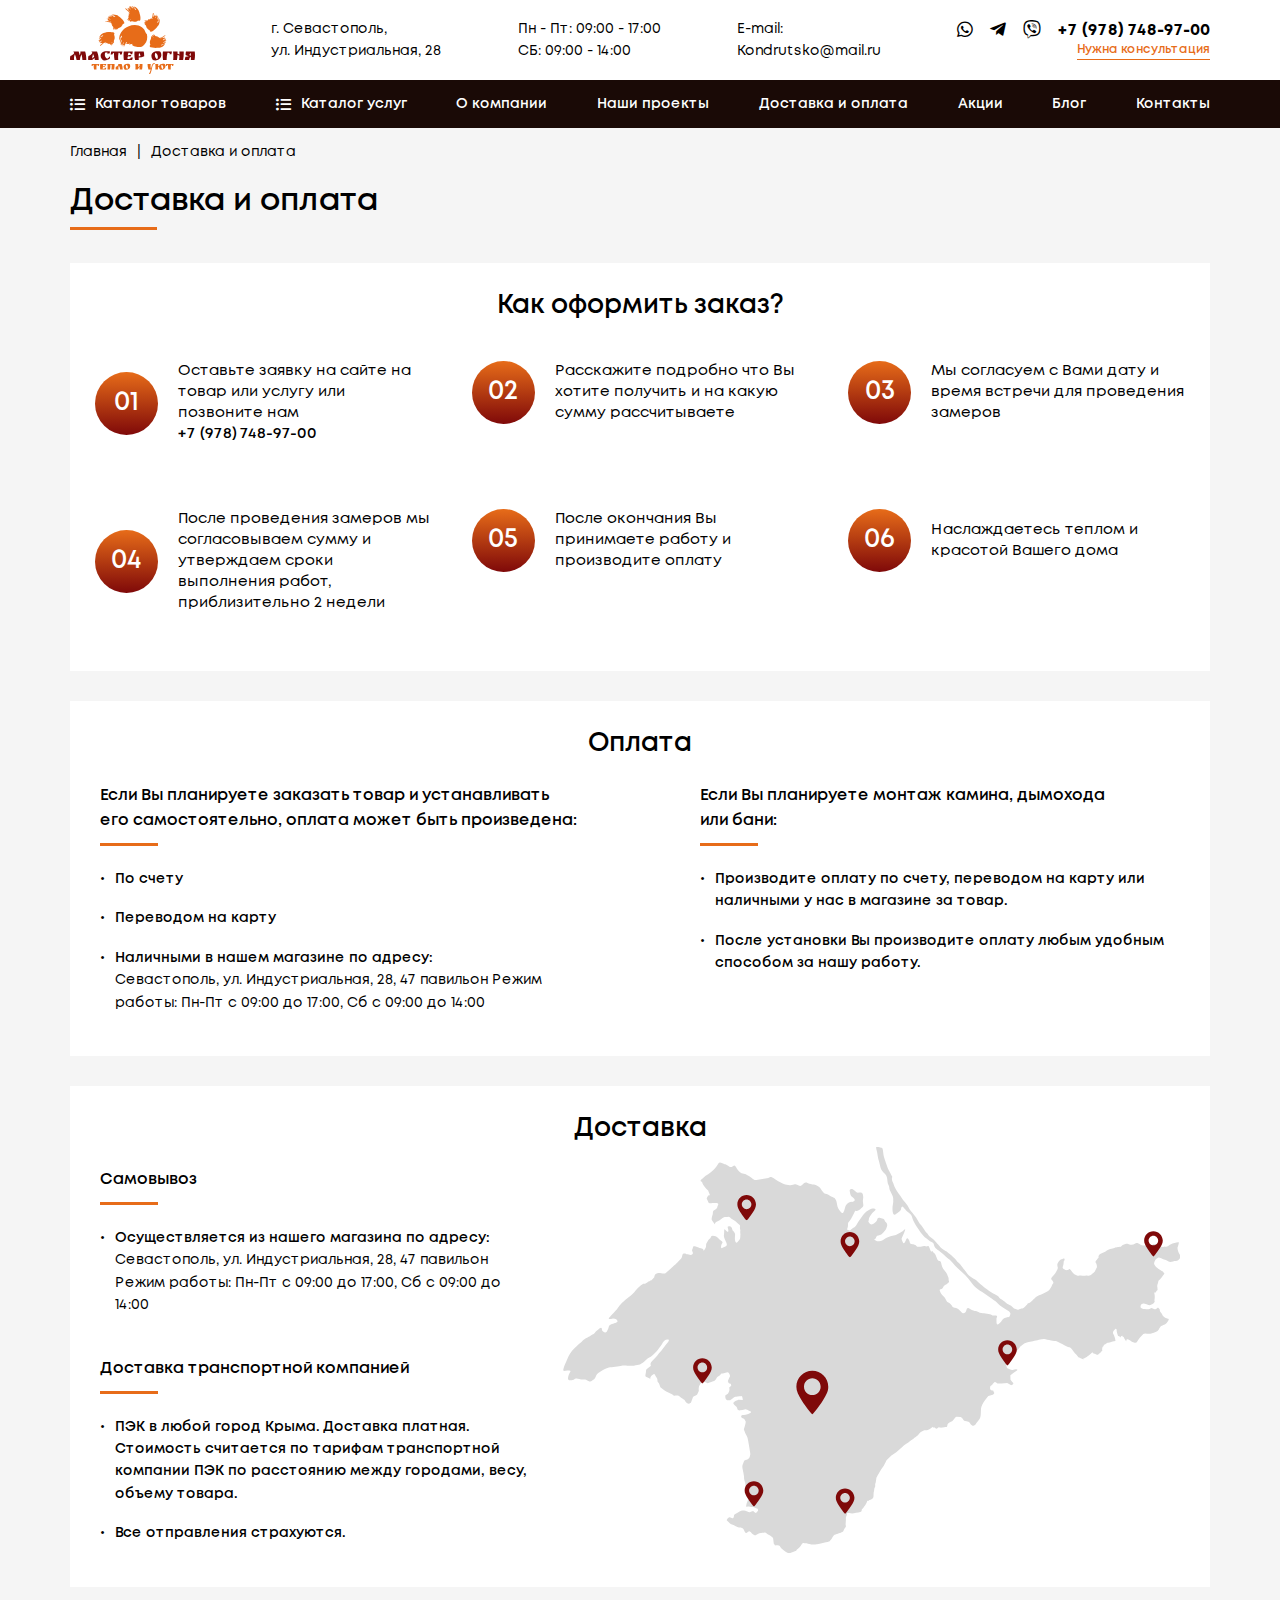
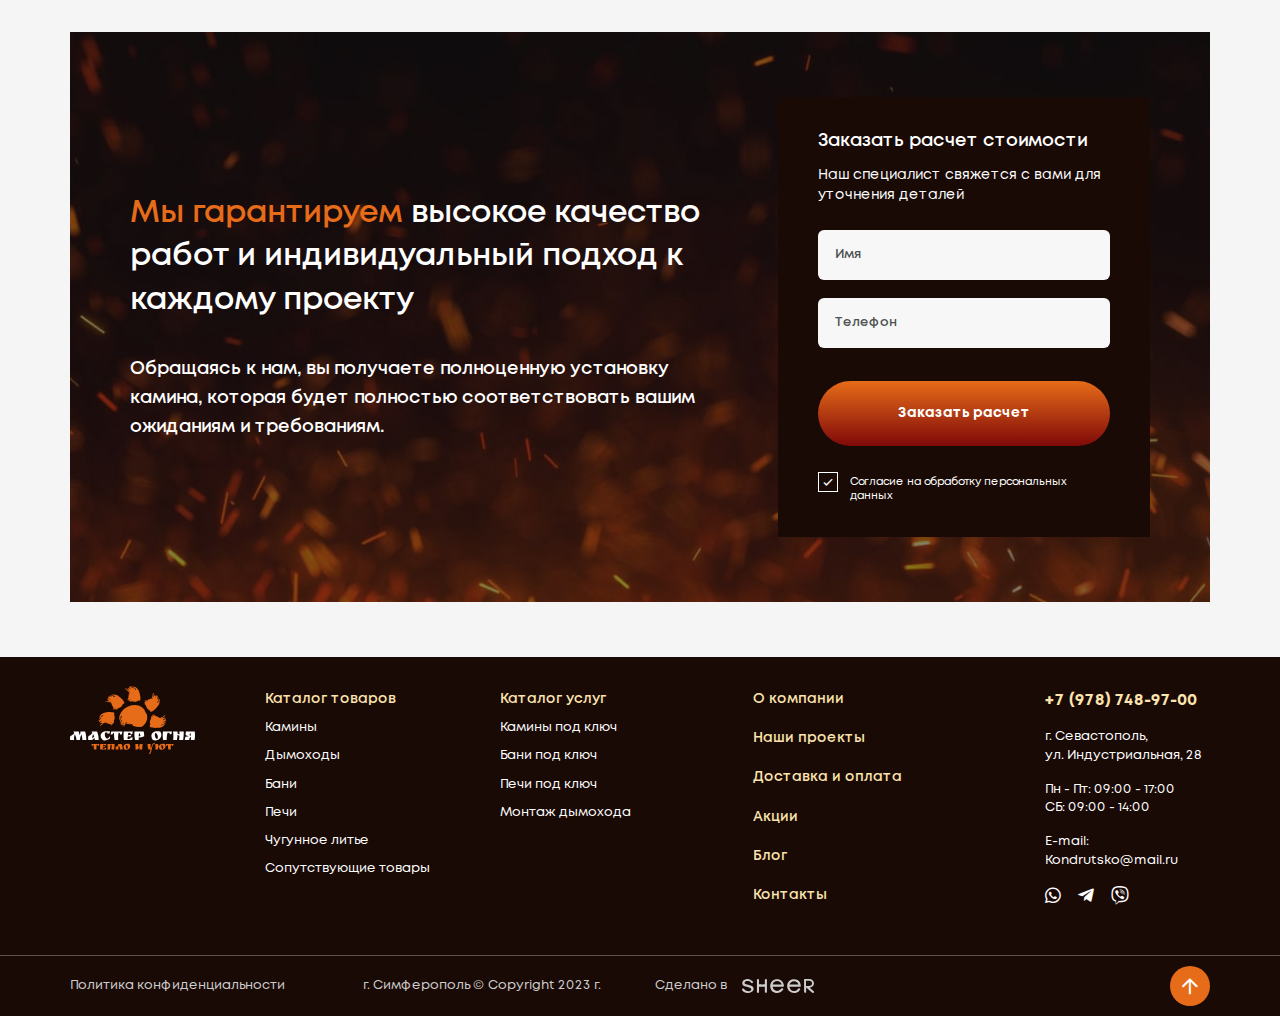
<file: delivery.html>
<!DOCTYPE html>
<!--[if lt IE 7]><html lang="ru" class="lt-ie9 lt-ie8 lt-ie7"><![endif]-->
<!--[if IE 7]><html lang="ru" class="lt-ie9 lt-ie8"><![endif]-->
<!--[if IE 8]><html lang="ru" class="lt-ie9"><![endif]-->
<!--[if gt IE 8]><!-->
<html lang="ru">
<!--<![endif]-->
<head>
	<meta charset="utf-8" />
	<title>Заголовок</title>
	<meta http-equiv="X-UA-Compatible" content="IE=edge" />
	<meta name="viewport" content="width=device-width, initial-scale=1.0" />
	<meta name="format-detection" content="telephone=no" />
	<link rel="shortcut icon" href="favicon.png" />
	<link rel="stylesheet" href="libs/bootstrap/bootstrap-grid.css" />
	<link rel="stylesheet" href="libs/fontawesome-free-5.12.0-web/css/all.min.css" />
	<link rel="stylesheet" href="libs/ion.rangeSlider-master/css/ion.rangeSlider.min.css" />
	<link rel="stylesheet" href="libs/fancybox/jquery.fancybox.css" />
	<link rel="stylesheet" href="libs/slick-1.5.9/slick/slick.css" />
	<link rel="stylesheet" href="libs/slick-1.5.9/slick/slick-theme.css" />
	<link rel="stylesheet" href="css/fonts.css" />
	<link rel="stylesheet" href="css/main.css?ver=1.23" />
	<link rel="stylesheet" href="css/media.css?ver=1.23" />
</head>
<body>

	<div class="wrapper">

		<header class="header">
			<div class="header-top">
				<div class="container">
					<div class="header__wrapper">
						<a href="#" class="logo">
							<img src="img/logo.svg" alt="alt">
						</a>
						<div class="header__item">г. Севастополь, <br>ул. Индустриальная, 28</div>
						<div class="header__item">Пн - Пт: 09:00 - 17:00 <br>СБ: 09:00 - 14:00</div>
						<div class="header__item">E-mail: <br><a href="mailto:Kondrutsko@mail.ru">Kondrutsko@mail.ru</a></div>
						<div class="header__contacts">
							<div class="line-contacts">
								<ul class="social-list">
									<li><a href="#"><i class="fab fa-whatsapp"></i></a></li>
									<li><a href="#"><i class="fab fa-telegram-plane"></i></a></li>
									<li><a href="#"><i class="fab fa-viber"></i></a></li>
								</ul>
								<a href="tel:+79787489700" class="phone-main">+7 (978) 748-97-00</a>
							</div>
							<a href="#" class="link-page">Нужна консультация</a>
						</div>
						<a href="tel:+8772527250" class="phone-mobile"><i class="fas fa-phone-alt"></i></a>
						<span class='sandwich'>
							<span class='sw-topper'></span>
							<span class='sw-bottom'></span>
							<span class='sw-footer'></span>
						</span>
					</div>
				</div>
			</div>
			<div class="header-bottom">
				<div class="container">
					<ul class="menu">
						<li class="menu__haschild">
							<a href="#">Каталог товаров</a>
							<div class="menu-dropdown">
								<ul>
									<li class="menu-dropdown__haschild">
										<a href="#">Камины </a>
										<div class="subdropdown-menu">
											<div class="row">
												<div class="col-lg-4">
													<div class="subdropdown-menu__title">Дровяные</div>
													<a href="#" class="subdropdown-menu__name">Стальные</a>
													<ul>
														<li><a href="#">С прямым стеклом</a></li>
														<li><a href="#">С Г-образным стеклом</a></li>
														<li><a href="#">С П-образным стеклом</a></li>
													</ul>
													<a href="#" class="subdropdown-menu__name">Чугунные</a>
													<ul>
														<li><a href="#">С прямым стеклом</a></li>
														<li><a href="#">С Г-образным стеклом</a></li>
														<li><a href="#">С П-образным стеклом</a></li>
													</ul>
												</div>
												<div class="col-lg-4">
													<div class="subdropdown-menu__title">Электрические</div>
													<a href="#" class="subdropdown-menu__name">Паровые</a>
													<ul>
														<li><a href="#">Классический очаг</a></li>
														<li><a href="#">Широкий очаг</a></li>
														<li><a href="#">Линейный очаг</a></li>
													</ul>
													<a href="#" class="subdropdown-menu__name">Ламповые</a>
													<ul>
														<li><a href="#">Классический очаг</a></li>
														<li><a href="#">Широкий очаг</a></li>
														<li><a href="#">Линейный очаг</a></li>
													</ul>
												</div>
												<div class="col-lg-4">
													<div class="subdropdown-menu__title">Биокамины</div>
													<a href="#" class="subdropdown-menu__name">Биокамины</a>
													<ul>
														<li><a href="#">Встраиваемый</a></li>
														<li><a href="#">Подвесной</a></li>
													</ul>
													<a href="#" class="subdropdown-menu__name">Топливный блок</a>
												</div>
											</div>
										</div>
									</li>
									<li class="menu-dropdown__haschild">
										<a href="#">Дымоходы </a>
										<div class="subdropdown-menu">
											<div class="row">
												<div class="col-lg-4">
													<div class="subdropdown-menu__title">Дымоходы</div>
													<a href="#" class="subdropdown-menu__name">Стальные</a>
													<ul>
														<li><a href="#">С прямым стеклом</a></li>
														<li><a href="#">С Г-образным стеклом</a></li>
														<li><a href="#">С П-образным стеклом</a></li>
													</ul>
													<a href="#" class="subdropdown-menu__name">Чугунные</a>
													<ul>
														<li><a href="#">С прямым стеклом</a></li>
														<li><a href="#">С Г-образным стеклом</a></li>
														<li><a href="#">С П-образным стеклом</a></li>
													</ul>
												</div>
												<div class="col-lg-4">
													<div class="subdropdown-menu__title">Дымоходы</div>
													<a href="#" class="subdropdown-menu__name">Паровые</a>
													<ul>
														<li><a href="#">Классический очаг</a></li>
														<li><a href="#">Широкий очаг</a></li>
														<li><a href="#">Линейный очаг</a></li>
													</ul>
													<a href="#" class="subdropdown-menu__name">Ламповые</a>
													<ul>
														<li><a href="#">Классический очаг</a></li>
														<li><a href="#">Широкий очаг</a></li>
														<li><a href="#">Линейный очаг</a></li>
													</ul>
												</div>
												<div class="col-lg-4">
													<div class="subdropdown-menu__title">Дымоходы</div>
													<a href="#" class="subdropdown-menu__name">Паровые</a>
													<ul>
														<li><a href="#">Классический очаг</a></li>
														<li><a href="#">Широкий очаг</a></li>
														<li><a href="#">Линейный очаг</a></li>
													</ul>
													<a href="#" class="subdropdown-menu__name">Ламповые</a>
													<ul>
														<li><a href="#">Классический очаг</a></li>
														<li><a href="#">Широкий очаг</a></li>
														<li><a href="#">Линейный очаг</a></li>
													</ul>
												</div>
											</div>
										</div>
									</li>
									<li class="menu-dropdown__haschild">
										<a href="#">Банные печи</a>
										<div class="subdropdown-menu">
											<div class="row">
												<div class="col-lg-4">
													<div class="subdropdown-menu__title">Банные печи</div>
													<a href="#" class="subdropdown-menu__name">Стальные</a>
													<ul>
														<li><a href="#">С прямым стеклом</a></li>
														<li><a href="#">С Г-образным стеклом</a></li>
														<li><a href="#">С П-образным стеклом</a></li>
													</ul>
													<a href="#" class="subdropdown-menu__name">Чугунные</a>
													<ul>
														<li><a href="#">С прямым стеклом</a></li>
														<li><a href="#">С Г-образным стеклом</a></li>
														<li><a href="#">С П-образным стеклом</a></li>
													</ul>
												</div>
												<div class="col-lg-4">
													<div class="subdropdown-menu__title">Банные печи</div>
													<a href="#" class="subdropdown-menu__name">Паровые</a>
													<ul>
														<li><a href="#">Классический очаг</a></li>
														<li><a href="#">Широкий очаг</a></li>
														<li><a href="#">Линейный очаг</a></li>
													</ul>
													<a href="#" class="subdropdown-menu__name">Ламповые</a>
													<ul>
														<li><a href="#">Классический очаг</a></li>
														<li><a href="#">Широкий очаг</a></li>
														<li><a href="#">Линейный очаг</a></li>
													</ul>
												</div>
												<div class="col-lg-4">
													<div class="subdropdown-menu__title">Банные печи</div>
													<a href="#" class="subdropdown-menu__name">Паровые</a>
													<ul>
														<li><a href="#">Классический очаг</a></li>
														<li><a href="#">Широкий очаг</a></li>
														<li><a href="#">Линейный очаг</a></li>
													</ul>
													<a href="#" class="subdropdown-menu__name">Ламповые</a>
													<ul>
														<li><a href="#">Классический очаг</a></li>
														<li><a href="#">Широкий очаг</a></li>
														<li><a href="#">Линейный очаг</a></li>
													</ul>
												</div>
											</div>
										</div>
									</li>
									<li class="menu-dropdown__haschild">
										<a href="#">Печи-камины </a>
										<div class="subdropdown-menu">
											<div class="row">
												<div class="col-lg-4">
													<div class="subdropdown-menu__title">Печи-камины</div>
													<a href="#" class="subdropdown-menu__name">Стальные</a>
													<ul>
														<li><a href="#">С прямым стеклом</a></li>
														<li><a href="#">С Г-образным стеклом</a></li>
														<li><a href="#">С П-образным стеклом</a></li>
													</ul>
													<a href="#" class="subdropdown-menu__name">Чугунные</a>
													<ul>
														<li><a href="#">С прямым стеклом</a></li>
														<li><a href="#">С Г-образным стеклом</a></li>
														<li><a href="#">С П-образным стеклом</a></li>
													</ul>
												</div>
												<div class="col-lg-4">
													<div class="subdropdown-menu__title">Печи-камины</div>
													<a href="#" class="subdropdown-menu__name">Паровые</a>
													<ul>
														<li><a href="#">Классический очаг</a></li>
														<li><a href="#">Широкий очаг</a></li>
														<li><a href="#">Линейный очаг</a></li>
													</ul>
													<a href="#" class="subdropdown-menu__name">Ламповые</a>
													<ul>
														<li><a href="#">Классический очаг</a></li>
														<li><a href="#">Широкий очаг</a></li>
														<li><a href="#">Линейный очаг</a></li>
													</ul>
												</div>
												<div class="col-lg-4">
													<div class="subdropdown-menu__title">Печи-камины</div>
													<a href="#" class="subdropdown-menu__name">Паровые</a>
													<ul>
														<li><a href="#">Классический очаг</a></li>
														<li><a href="#">Широкий очаг</a></li>
														<li><a href="#">Линейный очаг</a></li>
													</ul>
													<a href="#" class="subdropdown-menu__name">Ламповые</a>
													<ul>
														<li><a href="#">Классический очаг</a></li>
														<li><a href="#">Широкий очаг</a></li>
														<li><a href="#">Линейный очаг</a></li>
													</ul>
												</div>
											</div>
										</div>
									</li>
									<li class="menu-dropdown__haschild">
										<a href="#">Чугунное литье </a>
										<div class="subdropdown-menu">
											<div class="row">
												<div class="col-lg-4">
													<div class="subdropdown-menu__title">Чугунное литье</div>
													<a href="#" class="subdropdown-menu__name">Стальные</a>
													<ul>
														<li><a href="#">С прямым стеклом</a></li>
														<li><a href="#">С Г-образным стеклом</a></li>
														<li><a href="#">С П-образным стеклом</a></li>
													</ul>
													<a href="#" class="subdropdown-menu__name">Чугунные</a>
													<ul>
														<li><a href="#">С прямым стеклом</a></li>
														<li><a href="#">С Г-образным стеклом</a></li>
														<li><a href="#">С П-образным стеклом</a></li>
													</ul>
												</div>
												<div class="col-lg-4">
													<div class="subdropdown-menu__title">Чугунное литье</div>
													<a href="#" class="subdropdown-menu__name">Паровые</a>
													<ul>
														<li><a href="#">Классический очаг</a></li>
														<li><a href="#">Широкий очаг</a></li>
														<li><a href="#">Линейный очаг</a></li>
													</ul>
													<a href="#" class="subdropdown-menu__name">Ламповые</a>
													<ul>
														<li><a href="#">Классический очаг</a></li>
														<li><a href="#">Широкий очаг</a></li>
														<li><a href="#">Линейный очаг</a></li>
													</ul>
												</div>
												<div class="col-lg-4">
													<div class="subdropdown-menu__title">Чугунное литье</div>
													<a href="#" class="subdropdown-menu__name">Паровые</a>
													<ul>
														<li><a href="#">Классический очаг</a></li>
														<li><a href="#">Широкий очаг</a></li>
														<li><a href="#">Линейный очаг</a></li>
													</ul>
													<a href="#" class="subdropdown-menu__name">Ламповые</a>
													<ul>
														<li><a href="#">Классический очаг</a></li>
														<li><a href="#">Широкий очаг</a></li>
														<li><a href="#">Линейный очаг</a></li>
													</ul>
												</div>
											</div>
										</div>
									</li>
									<li class="menu-dropdown__haschild">
										<a href="#">Сопутствующие товары </a>
										<div class="subdropdown-menu">
											<div class="row">
												<div class="col-lg-4">
													<div class="subdropdown-menu__title">Сопутствующие товары</div>
													<a href="#" class="subdropdown-menu__name">Стальные</a>
													<ul>
														<li><a href="#">С прямым стеклом</a></li>
														<li><a href="#">С Г-образным стеклом</a></li>
														<li><a href="#">С П-образным стеклом</a></li>
													</ul>
													<a href="#" class="subdropdown-menu__name">Чугунные</a>
													<ul>
														<li><a href="#">С прямым стеклом</a></li>
														<li><a href="#">С Г-образным стеклом</a></li>
														<li><a href="#">С П-образным стеклом</a></li>
													</ul>
												</div>
												<div class="col-lg-4">
													<div class="subdropdown-menu__title">Сопутствующие товары</div>
													<a href="#" class="subdropdown-menu__name">Паровые</a>
													<ul>
														<li><a href="#">Классический очаг</a></li>
														<li><a href="#">Широкий очаг</a></li>
														<li><a href="#">Линейный очаг</a></li>
													</ul>
													<a href="#" class="subdropdown-menu__name">Ламповые</a>
													<ul>
														<li><a href="#">Классический очаг</a></li>
														<li><a href="#">Широкий очаг</a></li>
														<li><a href="#">Линейный очаг</a></li>
													</ul>
												</div>
												<div class="col-lg-4">
													<div class="subdropdown-menu__title">Сопутствующие товары</div>
													<a href="#" class="subdropdown-menu__name">Паровые</a>
													<ul>
														<li><a href="#">Классический очаг</a></li>
														<li><a href="#">Широкий очаг</a></li>
														<li><a href="#">Линейный очаг</a></li>
													</ul>
													<a href="#" class="subdropdown-menu__name">Ламповые</a>
													<ul>
														<li><a href="#">Классический очаг</a></li>
														<li><a href="#">Широкий очаг</a></li>
														<li><a href="#">Линейный очаг</a></li>
													</ul>
												</div>
											</div>
										</div>
									</li>
									<li class="menu-dropdown__haschild">
										<a href="#">Теплоизоляция </a>
										<div class="subdropdown-menu">
											<div class="row">
												<div class="col-lg-4">
													<div class="subdropdown-menu__title">Теплоизоляция</div>
													<a href="#" class="subdropdown-menu__name">Стальные</a>
													<ul>
														<li><a href="#">С прямым стеклом</a></li>
														<li><a href="#">С Г-образным стеклом</a></li>
														<li><a href="#">С П-образным стеклом</a></li>
													</ul>
													<a href="#" class="subdropdown-menu__name">Чугунные</a>
													<ul>
														<li><a href="#">С прямым стеклом</a></li>
														<li><a href="#">С Г-образным стеклом</a></li>
														<li><a href="#">С П-образным стеклом</a></li>
													</ul>
												</div>
												<div class="col-lg-4">
													<div class="subdropdown-menu__title">Теплоизоляция</div>
													<a href="#" class="subdropdown-menu__name">Паровые</a>
													<ul>
														<li><a href="#">Классический очаг</a></li>
														<li><a href="#">Широкий очаг</a></li>
														<li><a href="#">Линейный очаг</a></li>
													</ul>
													<a href="#" class="subdropdown-menu__name">Ламповые</a>
													<ul>
														<li><a href="#">Классический очаг</a></li>
														<li><a href="#">Широкий очаг</a></li>
														<li><a href="#">Линейный очаг</a></li>
													</ul>
												</div>
												<div class="col-lg-4">
													<div class="subdropdown-menu__title">Теплоизоляция</div>
													<a href="#" class="subdropdown-menu__name">Паровые</a>
													<ul>
														<li><a href="#">Классический очаг</a></li>
														<li><a href="#">Широкий очаг</a></li>
														<li><a href="#">Линейный очаг</a></li>
													</ul>
													<a href="#" class="subdropdown-menu__name">Ламповые</a>
													<ul>
														<li><a href="#">Классический очаг</a></li>
														<li><a href="#">Широкий очаг</a></li>
														<li><a href="#">Линейный очаг</a></li>
													</ul>
												</div>
											</div>
										</div>
									</li>
									<li class="menu-dropdown__haschild">
										<a href="#">Дымоходы </a>
										<div class="subdropdown-menu">
											<div class="row">
												<div class="col-lg-4">
													<div class="subdropdown-menu__title">Дымоходы</div>
													<a href="#" class="subdropdown-menu__name">Стальные</a>
													<ul>
														<li><a href="#">С прямым стеклом</a></li>
														<li><a href="#">С Г-образным стеклом</a></li>
														<li><a href="#">С П-образным стеклом</a></li>
													</ul>
													<a href="#" class="subdropdown-menu__name">Чугунные</a>
													<ul>
														<li><a href="#">С прямым стеклом</a></li>
														<li><a href="#">С Г-образным стеклом</a></li>
														<li><a href="#">С П-образным стеклом</a></li>
													</ul>
												</div>
												<div class="col-lg-4">
													<div class="subdropdown-menu__title">Дымоходы</div>
													<a href="#" class="subdropdown-menu__name">Паровые</a>
													<ul>
														<li><a href="#">Классический очаг</a></li>
														<li><a href="#">Широкий очаг</a></li>
														<li><a href="#">Линейный очаг</a></li>
													</ul>
													<a href="#" class="subdropdown-menu__name">Ламповые</a>
													<ul>
														<li><a href="#">Классический очаг</a></li>
														<li><a href="#">Широкий очаг</a></li>
														<li><a href="#">Линейный очаг</a></li>
													</ul>
												</div>
												<div class="col-lg-4">
													<div class="subdropdown-menu__title">Дымоходы</div>
													<a href="#" class="subdropdown-menu__name">Паровые</a>
													<ul>
														<li><a href="#">Классический очаг</a></li>
														<li><a href="#">Широкий очаг</a></li>
														<li><a href="#">Линейный очаг</a></li>
													</ul>
													<a href="#" class="subdropdown-menu__name">Ламповые</a>
													<ul>
														<li><a href="#">Классический очаг</a></li>
														<li><a href="#">Широкий очаг</a></li>
														<li><a href="#">Линейный очаг</a></li>
													</ul>
												</div>
											</div>
										</div>
									</li>
								</ul>
							</div>
						</li>
						<li class="menu__haschild">
							<a href="#">Каталог услуг</a>
							<div class="menu-dropdown">
								<ul>
									<li><a href="#">Камины под ключ</a></li>
									<li><a href="#">Бани под ключ</a></li>
									<li><a href="#">Печи под ключ</a></li>
									<li><a href="#">Монтаж дымохода</a></li>
								</ul>
							</div>
						</li>
						<li><a href="#">О компании</a></li>
						<li><a href="#">Наши проекты</a></li>
						<li><a href="#">Доставка и оплата</a></li>
						<li><a href="#">Акции</a></li>
						<li><a href="#">Блог</a></li>
						<li><a href="#">Контакты</a></li>
					</ul>
					<div class="header-bottom__mobile">
						<div class="header__item">г. Севастополь, <br>ул. Индустриальная, 28</div>
						<div class="header__item">Пн - Пт: 09:00 - 17:00 <br>СБ: 09:00 - 14:00</div>
						<div class="header__item">E-mail: <br><a href="mailto:Kondrutsko@mail.ru">Kondrutsko@mail.ru</a></div>
						<div class="header__contacts">
							<div class="line-contacts">
								<ul class="social-list">
									<li><a href="#"><i class="fab fa-whatsapp"></i></a></li>
									<li><a href="#"><i class="fab fa-telegram-plane"></i></a></li>
									<li><a href="#"><i class="fab fa-viber"></i></a></li>
								</ul>
								<a href="tel:+79787489700" class="phone-main">+7 (978) 748-97-00</a>
							</div>
							<a href="#" class="link-page">Нужна консультация</a>
						</div>
					</div>
				</div>
			</div>
		</header>

		<section class="page-delivery">
			<div class="container">
				<ul class="breadcrumbs">
					<li><a href="#">Главная</a></li>
					<li>Доставка и оплата</li>
				</ul>
				<h1 class="title-section">Доставка и оплата</h1>
				<div class="block-delivery block-delivery_steps">
					<div class="title-block">Как оформить заказ?</div>
					<div class="row row_steps">
						<div class="col-lg-4 col-md-6">
							<div class="step-order">
								<div class="step-order__number">01</div>
								<p>Оставьте заявку на сайте на товар или услугу или позвоните нам <a href="tel:+79787489700">+7 (978) 748-97-00</a></p>
							</div>
						</div>
						<div class="col-lg-4 col-md-6">
							<div class="step-order">
								<div class="step-order__number">02</div>
								<p>Расскажите подробно что Вы хотите получить и на какую сумму рассчитываете</p>
							</div>
						</div>
						<div class="col-lg-4 col-md-6">
							<div class="step-order">
								<div class="step-order__number">03</div>
								<p>Мы согласуем с Вами дату и время встречи для проведения замеров</p>
							</div>
						</div>
						<div class="col-lg-4 col-md-6">
							<div class="step-order">
								<div class="step-order__number">04</div>
								<p>После проведения замеров мы согласовываем сумму и утверждаем сроки выполнения работ, приблизительно 2 недели</p>
							</div>
						</div>
						<div class="col-lg-4 col-md-6">
							<div class="step-order">
								<div class="step-order__number">05</div>
								<p>После окончания Вы принимаете работу и производите оплату</p>
							</div>
						</div>
						<div class="col-lg-4 col-md-6">
							<div class="step-order">
								<div class="step-order__number">06</div>
								<p>Наслаждаетесь теплом и красотой Вашего дома</p>
							</div>
						</div>
					</div>
				</div>
				<div class="block-delivery">
					<div class="title-block">Оплата</div>
					<div class="row row_payment">
						<div class="col-lg-6">
							<div class="subtitle-block">Если Вы планируете заказать товар и устанавливать его самостоятельно, оплата может быть произведена:</div>
							<ul>
								<li>По счету</li>
								<li>Переводом на карту</li>
								<li>Наличными в нашем магазине по адресу:  <br><span>Севастополь, ул. Индустриальная, 28, 47 павильон Режим работы: Пн-Пт с 09:00 до 17:00, Сб с 09:00 до 14:00</span></li>
							</ul>
						</div>
						<div class="col-lg-6">
							<div class="subtitle-block">Если Вы планируете монтаж камина, дымохода <br>или бани:</div>
							<ul>
								<li>Производите оплату по счету, переводом на карту или наличными у нас в магазине за товар. </li>
								<li>После установки Вы производите оплату любым удобным способом за нашу работу. </li>
							</ul>
						</div>
					</div>
				</div>
				<div class="block-delivery">
					<div class="title-block">Доставка</div>
					<div class="row">
						<div class="col-lg-5">
							<div class="subtitle-block">Самовывоз</div>
							<ul>
								<li>Осуществляется из нашего магазина по адресу: <br> <span>Севастополь, ул. Индустриальная, 28, 47 павильон Режим работы: Пн-Пт с 09:00 до 17:00, Сб с 09:00 до 14:00</span></li>
							</ul>
							<br>
							<div class="subtitle-block">Доставка транспортной компанией</div>
							<ul>
								<li>ПЭК в любой город Крыма. Доставка платная. Стоимость считается по тарифам транспортной компании ПЭК по расстоянию между городами, весу, объему товара. </li>
								<li>Все отправления страхуются.</li>
							</ul>
						</div>
						<div class="col-lg-7">
							<div class="image-main">
								<img src="img/map.svg" alt="alt">
							</div>
						</div>
					</div>
				</div>
				<div class="form-page">
					<div class="row align-items-center">
						<div class="col-lg-7">
							<div class="title-section"><span>Мы гарантируем</span> высокое качество работ и индивидуальный подход к каждому проекту</div>
							<div class="title-small">Обращаясь к нам, вы получаете полноценную установку камина, которая будет полностью соответствовать вашим ожиданиям и требованиям.</div>
						</div>
						<div class="col-lg-5">
							<div class="block-form">
								<div class="title-small">Заказать расчет стоимости</div>
								<div class="descr-form">Наш специалист свяжется с вами для уточнения деталей</div>
								<form>
									<div class="item-form">
										<input type="text" placeholder="Имя" required="required">
									</div>
									<div class="item-form">
										<input type="text" placeholder="Телефон" class="input-phone" required="required">
									</div>
									<div class="btn-main">
										<input type="submit" value="Заказать расчет">
									</div>
									<div class="checkbox">
										<label>
											<input type="checkbox" required="required" checked="checked" />
											<span>Согласие на обработку персональных данных</span>
										</label>
									</div>
								</form>
							</div>
						</div>
					</div>
				</div>
			</div>
		</section>

		<footer class="footer">
			<div class="container">
				<div class="row">
					<div class="col-lg-2">
						<a href="#" class="logo">
							<img src="img/logo2.svg" alt="alt">
						</a>
					</div>
					<div class="col-lg-2">
						<div class="footer__title">Каталог товаров  <i class="far fa-chevron-down"></i></div>
						<div class="footer__content">
							<ul class="footer__nav">
								<li><a href="#">Камины</a></li>
								<li><a href="#">Дымоходы</a></li>
								<li><a href="#">Бани</a></li>
								<li><a href="#">Печи</a></li>
								<li><a href="#">Чугунное литье</a></li>
								<li><a href="#">Сопутствующие товары</a></li>
							</ul>
						</div>
					</div>
					<div class="col-lg-3 footer__catalog">
						<div class="footer__title">Каталог услуг  <i class="far fa-chevron-down"></i></div>
						<div class="footer__content">
							<ul class="footer__nav">
								<li><a href="#">Камины под ключ</a></li>
								<li><a href="#">Бани под ключ</a></li>
								<li><a href="#">Печи под ключ</a></li>
								<li><a href="#">Монтаж дымохода</a></li>
							</ul>
						</div>
					</div>
					<div class="col-lg-3">
						<ul class="footer__nav footer__nav_big">
							<li><a href="#">О компании</a></li>
							<li><a href="#">Наши проекты</a></li>
							<li><a href="#">Доставка и оплата</a></li>
							<li><a href="#">Акции</a></li>
							<li><a href="#">Блог</a></li>
							<li><a href="#">Контакты</a></li>
						</ul>
					</div>
					<div class="col-lg-2">
						<div class="footer__contacts">
							<a href="tel:+79787489700" class="phone-main">+7 (978) 748-97-00</a>
							<p>г. Севастополь, <br>ул. Индустриальная, 28</p>
							<p>Пн - Пт: 09:00 - 17:00 <br>СБ: 09:00 - 14:00</p>
							<p>E-mail: <br><a href="mailto:Kondrutsko@mail.ru">Kondrutsko@mail.ru</a></p>
							<ul class="social-list">
								<li><a href="#"><i class="fab fa-whatsapp"></i></a></li>
								<li><a href="#"><i class="fab fa-telegram-plane"></i></a></li>
								<li><a href="#"><i class="fab fa-viber"></i></a></li>
							</ul>
						</div>
					</div>
				</div>
			</div>
			<div class="footer-bottom">
				<div class="container">
					<div class="row align-items-center">
						<div class="col-lg-3">
							<a href="#">Политика конфиденциальности </a>
						</div>
						<div class="col-lg-3">
							<p>г. Симферополь © Copyright  2023 г.</p>
						</div>
						<div class="col-lg">
							<div class="create">Сделано в <a href="#"><img src="img/copy.svg" alt="alt"></a></div>
						</div>
						<div class="col-xl-4 col-lg">
							<a href="#" class="btn_top"><i class="far fa-arrow-up"></i></a>
						</div>
					</div>
				</div>
			</div>
		</footer>
		
	</div>

	<!--[if lt IE 9]>
	<script src="libs/html5shiv/es5-shim.min.js"></script>
	<script src="libs/html5shiv/html5shiv.min.js"></script>
	<script src="libs/html5shiv/html5shiv-printshiv.min.js"></script>
	<script src="libs/respond/respond.min.js"></script>
<![endif]-->
<script src="libs/jquery/jquery-3.6.0.min.js"></script>
<script src="libs/jquery-mousewheel/jquery.mousewheel.min.js"></script>
<script src="libs/fancybox/jquery.fancybox.pack.js"></script>
<script src="libs/slick-1.5.9/slick/slick.min.js"></script>
<script src="libs/scroll2id/PageScroll2id.min.js"></script>
<script src="libs/mask/jquery.maskedinput.js"></script>
<script src="libs/ion.rangeSlider-master/js/ion.rangeSlider.min.js"></script>
<script src="libs/jQueryFormStyler-master/jquery.formstyler.min.js"></script>
<script src="js/common.js?ver=1.23"></script>
<!-- Yandex.Metrika counter --><!-- /Yandex.Metrika counter -->
<!-- Google Analytics counter --><!-- /Google Analytics counter -->
</body>
</html>
</file>
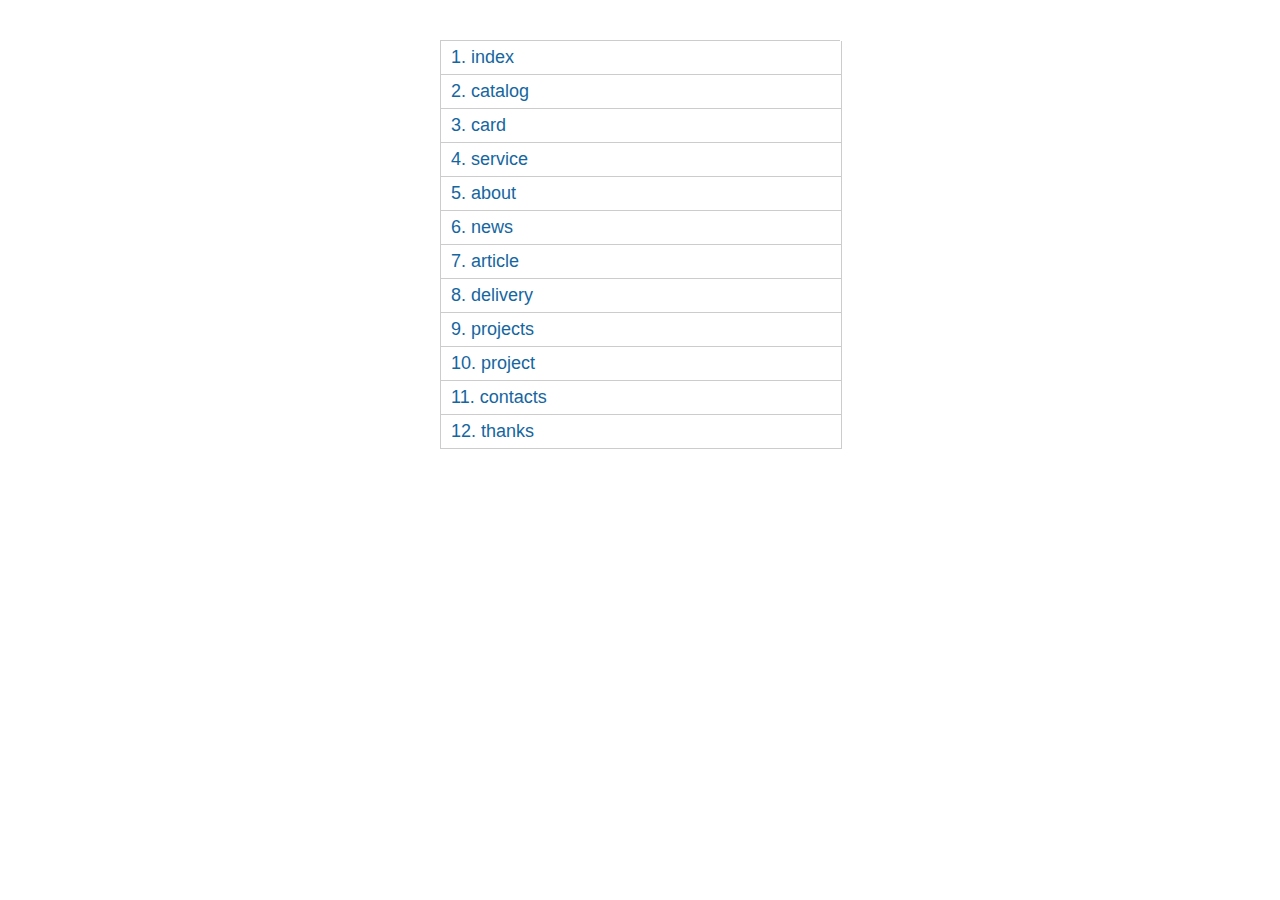
<file: map.html>
<!DOCTYPE html>
<!--[if lt IE 7]><html lang="ru" class="lt-ie9 lt-ie8 lt-ie7"><![endif]-->
<!--[if IE 7]><html lang="ru" class="lt-ie9 lt-ie8"><![endif]-->
<!--[if IE 8]><html lang="ru" class="lt-ie9"><![endif]-->
<!--[if gt IE 8]><!-->
<html lang="ru">
<!--<![endif]-->
<head>
	<meta charset="utf-8" />
	<title>Заголовок</title>
	<meta name="description" content="" />
	<meta http-equiv="X-UA-Compatible" content="IE=edge" />
	<meta name="viewport" content="width=device-width, initial-scale=1.0" />
</head>
<body> 

	<div class="wrapper"> 
		<div class="count_pages">
			<ul>  
				<li><a href="index.html" target="_blanck">index</a></li> 
				<li><a href="catalog.html" target="_blanck">catalog</a></li>
				<li><a href="card.html" target="_blanck">card</a></li>
				<li><a href="service.html" target="_blanck">service</a></li>
				<li><a href="about.html" target="_blanck">about</a></li>
				<li><a href="news.html" target="_blanck">news</a></li>
				<li><a href="article.html" target="_blanck">article</a></li> 
				<li><a href="delivery.html" target="_blanck">delivery</a></li> 
				<li><a href="projects.html" target="_blanck">projects</a></li> 
				<li><a href="project.html" target="_blanck">project</a></li> 
				<li><a href="contacts.html" target="_blanck">contacts</a></li> 
				<li><a href="thanks.html" target="_blanck">thanks</a></li> 
			</ul> 
		</div> 
	</div>  
    
	<style> 
		.count_pages a:before {
			counter-increment: list1;
			content: counter(list1) ". "; 
		}
		.count_pages li {
			list-style: none;
			margin-bottom: 0px;
			border: 1px solid #ccc;
			border-top: none;
			width: 100%;
		}
		.count_pages {
			margin: 0;
			width: 400px;
			margin: auto;
			font-family: sans-serif;
			margin-top: 40px;
			max-width: 100%;
			border-top: 1px solid #ccc;
			counter-reset: list1;
			margin-bottom: 40px;
		}
		.count_pages ul {
			margin: 0;
			padding: 0;
		}
		.count_pages a {
			font-size: 18px;
			color: #15669F;
			text-decoration: none;
			display: block;
			padding: 6px 10px;
		}
	</style>
</body>
</html>
</file>
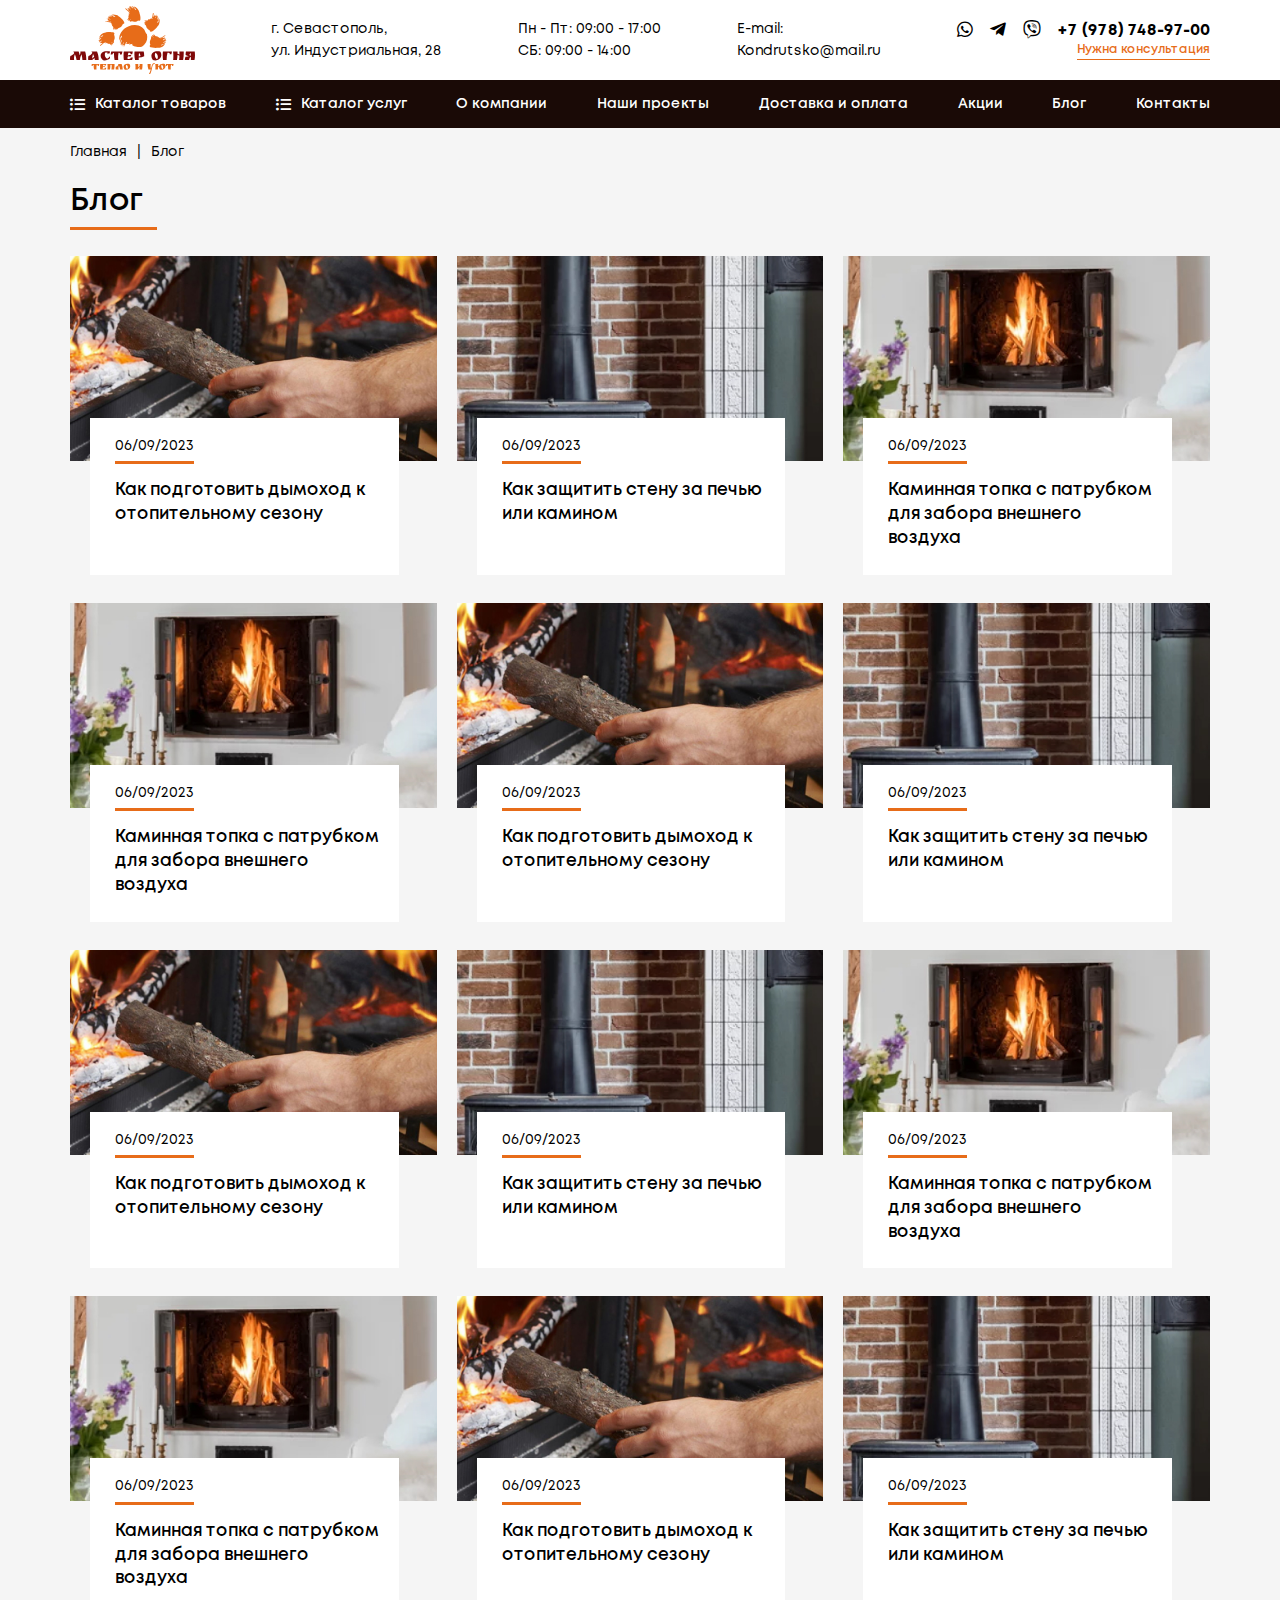
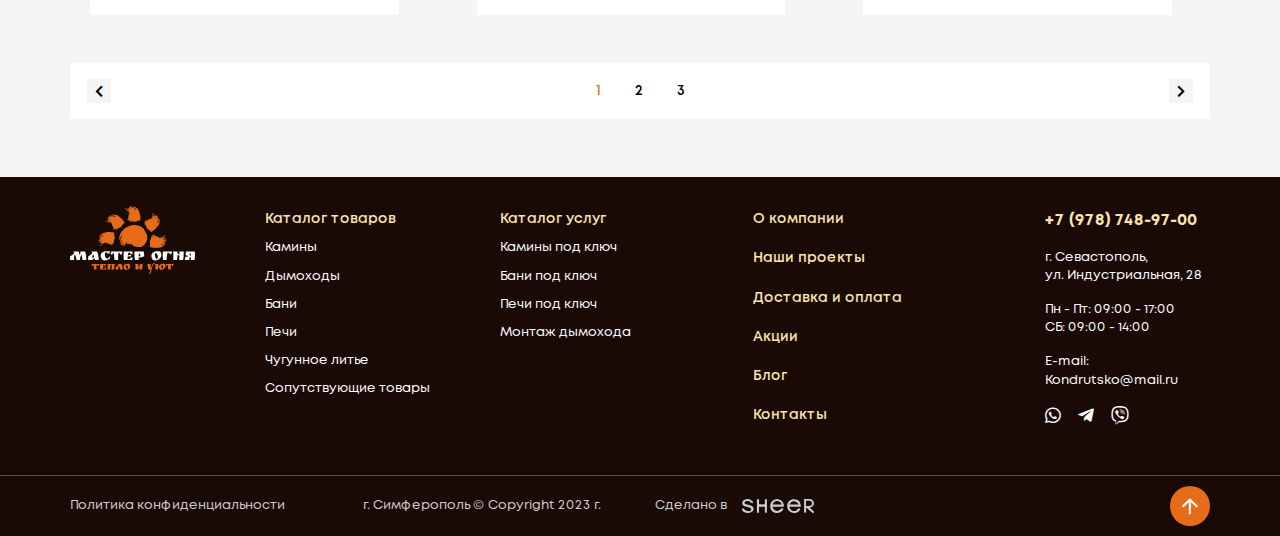
<file: news.html>
<!DOCTYPE html>
<!--[if lt IE 7]><html lang="ru" class="lt-ie9 lt-ie8 lt-ie7"><![endif]-->
<!--[if IE 7]><html lang="ru" class="lt-ie9 lt-ie8"><![endif]-->
<!--[if IE 8]><html lang="ru" class="lt-ie9"><![endif]-->
<!--[if gt IE 8]><!-->
<html lang="ru">
<!--<![endif]-->
<head>
	<meta charset="utf-8" />
	<title>Заголовок</title>
	<meta http-equiv="X-UA-Compatible" content="IE=edge" />
	<meta name="viewport" content="width=device-width, initial-scale=1.0" />
	<meta name="format-detection" content="telephone=no" />
	<link rel="shortcut icon" href="favicon.png" />
	<link rel="stylesheet" href="libs/bootstrap/bootstrap-grid.css" />
	<link rel="stylesheet" href="libs/fontawesome-free-5.12.0-web/css/all.min.css" />
	<link rel="stylesheet" href="libs/ion.rangeSlider-master/css/ion.rangeSlider.min.css" />
	<link rel="stylesheet" href="libs/fancybox/jquery.fancybox.css" />
	<link rel="stylesheet" href="libs/slick-1.5.9/slick/slick.css" />
	<link rel="stylesheet" href="libs/slick-1.5.9/slick/slick-theme.css" />
	<link rel="stylesheet" href="css/fonts.css" />
	<link rel="stylesheet" href="css/main.css?ver=1.23" />
	<link rel="stylesheet" href="css/media.css?ver=1.23" />
</head>
<body>

	<div class="wrapper">

		<header class="header">
			<div class="header-top">
				<div class="container">
					<div class="header__wrapper">
						<a href="#" class="logo">
							<img src="img/logo.svg" alt="alt">
						</a>
						<div class="header__item">г. Севастополь, <br>ул. Индустриальная, 28</div>
						<div class="header__item">Пн - Пт: 09:00 - 17:00 <br>СБ: 09:00 - 14:00</div>
						<div class="header__item">E-mail: <br><a href="mailto:Kondrutsko@mail.ru">Kondrutsko@mail.ru</a></div>
						<div class="header__contacts">
							<div class="line-contacts">
								<ul class="social-list">
									<li><a href="#"><i class="fab fa-whatsapp"></i></a></li>
									<li><a href="#"><i class="fab fa-telegram-plane"></i></a></li>
									<li><a href="#"><i class="fab fa-viber"></i></a></li>
								</ul>
								<a href="tel:+79787489700" class="phone-main">+7 (978) 748-97-00</a>
							</div>
							<a href="#" class="link-page">Нужна консультация</a>
						</div>
						<a href="tel:+8772527250" class="phone-mobile"><i class="fas fa-phone-alt"></i></a>
						<span class='sandwich'>
							<span class='sw-topper'></span>
							<span class='sw-bottom'></span>
							<span class='sw-footer'></span>
						</span>
					</div>
				</div>
			</div>
			<div class="header-bottom">
				<div class="container">
					<ul class="menu">
						<li class="menu__haschild">
							<a href="#">Каталог товаров</a>
							<div class="menu-dropdown">
								<ul>
									<li class="menu-dropdown__haschild">
										<a href="#">Камины </a>
										<div class="subdropdown-menu">
											<div class="row">
												<div class="col-lg-4">
													<div class="subdropdown-menu__title">Дровяные</div>
													<a href="#" class="subdropdown-menu__name">Стальные</a>
													<ul>
														<li><a href="#">С прямым стеклом</a></li>
														<li><a href="#">С Г-образным стеклом</a></li>
														<li><a href="#">С П-образным стеклом</a></li>
													</ul>
													<a href="#" class="subdropdown-menu__name">Чугунные</a>
													<ul>
														<li><a href="#">С прямым стеклом</a></li>
														<li><a href="#">С Г-образным стеклом</a></li>
														<li><a href="#">С П-образным стеклом</a></li>
													</ul>
												</div>
												<div class="col-lg-4">
													<div class="subdropdown-menu__title">Электрические</div>
													<a href="#" class="subdropdown-menu__name">Паровые</a>
													<ul>
														<li><a href="#">Классический очаг</a></li>
														<li><a href="#">Широкий очаг</a></li>
														<li><a href="#">Линейный очаг</a></li>
													</ul>
													<a href="#" class="subdropdown-menu__name">Ламповые</a>
													<ul>
														<li><a href="#">Классический очаг</a></li>
														<li><a href="#">Широкий очаг</a></li>
														<li><a href="#">Линейный очаг</a></li>
													</ul>
												</div>
												<div class="col-lg-4">
													<div class="subdropdown-menu__title">Биокамины</div>
													<a href="#" class="subdropdown-menu__name">Биокамины</a>
													<ul>
														<li><a href="#">Встраиваемый</a></li>
														<li><a href="#">Подвесной</a></li>
													</ul>
													<a href="#" class="subdropdown-menu__name">Топливный блок</a>
												</div>
											</div>
										</div>
									</li>
									<li class="menu-dropdown__haschild">
										<a href="#">Дымоходы </a>
										<div class="subdropdown-menu">
											<div class="row">
												<div class="col-lg-4">
													<div class="subdropdown-menu__title">Дымоходы</div>
													<a href="#" class="subdropdown-menu__name">Стальные</a>
													<ul>
														<li><a href="#">С прямым стеклом</a></li>
														<li><a href="#">С Г-образным стеклом</a></li>
														<li><a href="#">С П-образным стеклом</a></li>
													</ul>
													<a href="#" class="subdropdown-menu__name">Чугунные</a>
													<ul>
														<li><a href="#">С прямым стеклом</a></li>
														<li><a href="#">С Г-образным стеклом</a></li>
														<li><a href="#">С П-образным стеклом</a></li>
													</ul>
												</div>
												<div class="col-lg-4">
													<div class="subdropdown-menu__title">Дымоходы</div>
													<a href="#" class="subdropdown-menu__name">Паровые</a>
													<ul>
														<li><a href="#">Классический очаг</a></li>
														<li><a href="#">Широкий очаг</a></li>
														<li><a href="#">Линейный очаг</a></li>
													</ul>
													<a href="#" class="subdropdown-menu__name">Ламповые</a>
													<ul>
														<li><a href="#">Классический очаг</a></li>
														<li><a href="#">Широкий очаг</a></li>
														<li><a href="#">Линейный очаг</a></li>
													</ul>
												</div>
												<div class="col-lg-4">
													<div class="subdropdown-menu__title">Дымоходы</div>
													<a href="#" class="subdropdown-menu__name">Паровые</a>
													<ul>
														<li><a href="#">Классический очаг</a></li>
														<li><a href="#">Широкий очаг</a></li>
														<li><a href="#">Линейный очаг</a></li>
													</ul>
													<a href="#" class="subdropdown-menu__name">Ламповые</a>
													<ul>
														<li><a href="#">Классический очаг</a></li>
														<li><a href="#">Широкий очаг</a></li>
														<li><a href="#">Линейный очаг</a></li>
													</ul>
												</div>
											</div>
										</div>
									</li>
									<li class="menu-dropdown__haschild">
										<a href="#">Банные печи</a>
										<div class="subdropdown-menu">
											<div class="row">
												<div class="col-lg-4">
													<div class="subdropdown-menu__title">Банные печи</div>
													<a href="#" class="subdropdown-menu__name">Стальные</a>
													<ul>
														<li><a href="#">С прямым стеклом</a></li>
														<li><a href="#">С Г-образным стеклом</a></li>
														<li><a href="#">С П-образным стеклом</a></li>
													</ul>
													<a href="#" class="subdropdown-menu__name">Чугунные</a>
													<ul>
														<li><a href="#">С прямым стеклом</a></li>
														<li><a href="#">С Г-образным стеклом</a></li>
														<li><a href="#">С П-образным стеклом</a></li>
													</ul>
												</div>
												<div class="col-lg-4">
													<div class="subdropdown-menu__title">Банные печи</div>
													<a href="#" class="subdropdown-menu__name">Паровые</a>
													<ul>
														<li><a href="#">Классический очаг</a></li>
														<li><a href="#">Широкий очаг</a></li>
														<li><a href="#">Линейный очаг</a></li>
													</ul>
													<a href="#" class="subdropdown-menu__name">Ламповые</a>
													<ul>
														<li><a href="#">Классический очаг</a></li>
														<li><a href="#">Широкий очаг</a></li>
														<li><a href="#">Линейный очаг</a></li>
													</ul>
												</div>
												<div class="col-lg-4">
													<div class="subdropdown-menu__title">Банные печи</div>
													<a href="#" class="subdropdown-menu__name">Паровые</a>
													<ul>
														<li><a href="#">Классический очаг</a></li>
														<li><a href="#">Широкий очаг</a></li>
														<li><a href="#">Линейный очаг</a></li>
													</ul>
													<a href="#" class="subdropdown-menu__name">Ламповые</a>
													<ul>
														<li><a href="#">Классический очаг</a></li>
														<li><a href="#">Широкий очаг</a></li>
														<li><a href="#">Линейный очаг</a></li>
													</ul>
												</div>
											</div>
										</div>
									</li>
									<li class="menu-dropdown__haschild">
										<a href="#">Печи-камины </a>
										<div class="subdropdown-menu">
											<div class="row">
												<div class="col-lg-4">
													<div class="subdropdown-menu__title">Печи-камины</div>
													<a href="#" class="subdropdown-menu__name">Стальные</a>
													<ul>
														<li><a href="#">С прямым стеклом</a></li>
														<li><a href="#">С Г-образным стеклом</a></li>
														<li><a href="#">С П-образным стеклом</a></li>
													</ul>
													<a href="#" class="subdropdown-menu__name">Чугунные</a>
													<ul>
														<li><a href="#">С прямым стеклом</a></li>
														<li><a href="#">С Г-образным стеклом</a></li>
														<li><a href="#">С П-образным стеклом</a></li>
													</ul>
												</div>
												<div class="col-lg-4">
													<div class="subdropdown-menu__title">Печи-камины</div>
													<a href="#" class="subdropdown-menu__name">Паровые</a>
													<ul>
														<li><a href="#">Классический очаг</a></li>
														<li><a href="#">Широкий очаг</a></li>
														<li><a href="#">Линейный очаг</a></li>
													</ul>
													<a href="#" class="subdropdown-menu__name">Ламповые</a>
													<ul>
														<li><a href="#">Классический очаг</a></li>
														<li><a href="#">Широкий очаг</a></li>
														<li><a href="#">Линейный очаг</a></li>
													</ul>
												</div>
												<div class="col-lg-4">
													<div class="subdropdown-menu__title">Печи-камины</div>
													<a href="#" class="subdropdown-menu__name">Паровые</a>
													<ul>
														<li><a href="#">Классический очаг</a></li>
														<li><a href="#">Широкий очаг</a></li>
														<li><a href="#">Линейный очаг</a></li>
													</ul>
													<a href="#" class="subdropdown-menu__name">Ламповые</a>
													<ul>
														<li><a href="#">Классический очаг</a></li>
														<li><a href="#">Широкий очаг</a></li>
														<li><a href="#">Линейный очаг</a></li>
													</ul>
												</div>
											</div>
										</div>
									</li>
									<li class="menu-dropdown__haschild">
										<a href="#">Чугунное литье </a>
										<div class="subdropdown-menu">
											<div class="row">
												<div class="col-lg-4">
													<div class="subdropdown-menu__title">Чугунное литье</div>
													<a href="#" class="subdropdown-menu__name">Стальные</a>
													<ul>
														<li><a href="#">С прямым стеклом</a></li>
														<li><a href="#">С Г-образным стеклом</a></li>
														<li><a href="#">С П-образным стеклом</a></li>
													</ul>
													<a href="#" class="subdropdown-menu__name">Чугунные</a>
													<ul>
														<li><a href="#">С прямым стеклом</a></li>
														<li><a href="#">С Г-образным стеклом</a></li>
														<li><a href="#">С П-образным стеклом</a></li>
													</ul>
												</div>
												<div class="col-lg-4">
													<div class="subdropdown-menu__title">Чугунное литье</div>
													<a href="#" class="subdropdown-menu__name">Паровые</a>
													<ul>
														<li><a href="#">Классический очаг</a></li>
														<li><a href="#">Широкий очаг</a></li>
														<li><a href="#">Линейный очаг</a></li>
													</ul>
													<a href="#" class="subdropdown-menu__name">Ламповые</a>
													<ul>
														<li><a href="#">Классический очаг</a></li>
														<li><a href="#">Широкий очаг</a></li>
														<li><a href="#">Линейный очаг</a></li>
													</ul>
												</div>
												<div class="col-lg-4">
													<div class="subdropdown-menu__title">Чугунное литье</div>
													<a href="#" class="subdropdown-menu__name">Паровые</a>
													<ul>
														<li><a href="#">Классический очаг</a></li>
														<li><a href="#">Широкий очаг</a></li>
														<li><a href="#">Линейный очаг</a></li>
													</ul>
													<a href="#" class="subdropdown-menu__name">Ламповые</a>
													<ul>
														<li><a href="#">Классический очаг</a></li>
														<li><a href="#">Широкий очаг</a></li>
														<li><a href="#">Линейный очаг</a></li>
													</ul>
												</div>
											</div>
										</div>
									</li>
									<li class="menu-dropdown__haschild">
										<a href="#">Сопутствующие товары </a>
										<div class="subdropdown-menu">
											<div class="row">
												<div class="col-lg-4">
													<div class="subdropdown-menu__title">Сопутствующие товары</div>
													<a href="#" class="subdropdown-menu__name">Стальные</a>
													<ul>
														<li><a href="#">С прямым стеклом</a></li>
														<li><a href="#">С Г-образным стеклом</a></li>
														<li><a href="#">С П-образным стеклом</a></li>
													</ul>
													<a href="#" class="subdropdown-menu__name">Чугунные</a>
													<ul>
														<li><a href="#">С прямым стеклом</a></li>
														<li><a href="#">С Г-образным стеклом</a></li>
														<li><a href="#">С П-образным стеклом</a></li>
													</ul>
												</div>
												<div class="col-lg-4">
													<div class="subdropdown-menu__title">Сопутствующие товары</div>
													<a href="#" class="subdropdown-menu__name">Паровые</a>
													<ul>
														<li><a href="#">Классический очаг</a></li>
														<li><a href="#">Широкий очаг</a></li>
														<li><a href="#">Линейный очаг</a></li>
													</ul>
													<a href="#" class="subdropdown-menu__name">Ламповые</a>
													<ul>
														<li><a href="#">Классический очаг</a></li>
														<li><a href="#">Широкий очаг</a></li>
														<li><a href="#">Линейный очаг</a></li>
													</ul>
												</div>
												<div class="col-lg-4">
													<div class="subdropdown-menu__title">Сопутствующие товары</div>
													<a href="#" class="subdropdown-menu__name">Паровые</a>
													<ul>
														<li><a href="#">Классический очаг</a></li>
														<li><a href="#">Широкий очаг</a></li>
														<li><a href="#">Линейный очаг</a></li>
													</ul>
													<a href="#" class="subdropdown-menu__name">Ламповые</a>
													<ul>
														<li><a href="#">Классический очаг</a></li>
														<li><a href="#">Широкий очаг</a></li>
														<li><a href="#">Линейный очаг</a></li>
													</ul>
												</div>
											</div>
										</div>
									</li>
									<li class="menu-dropdown__haschild">
										<a href="#">Теплоизоляция </a>
										<div class="subdropdown-menu">
											<div class="row">
												<div class="col-lg-4">
													<div class="subdropdown-menu__title">Теплоизоляция</div>
													<a href="#" class="subdropdown-menu__name">Стальные</a>
													<ul>
														<li><a href="#">С прямым стеклом</a></li>
														<li><a href="#">С Г-образным стеклом</a></li>
														<li><a href="#">С П-образным стеклом</a></li>
													</ul>
													<a href="#" class="subdropdown-menu__name">Чугунные</a>
													<ul>
														<li><a href="#">С прямым стеклом</a></li>
														<li><a href="#">С Г-образным стеклом</a></li>
														<li><a href="#">С П-образным стеклом</a></li>
													</ul>
												</div>
												<div class="col-lg-4">
													<div class="subdropdown-menu__title">Теплоизоляция</div>
													<a href="#" class="subdropdown-menu__name">Паровые</a>
													<ul>
														<li><a href="#">Классический очаг</a></li>
														<li><a href="#">Широкий очаг</a></li>
														<li><a href="#">Линейный очаг</a></li>
													</ul>
													<a href="#" class="subdropdown-menu__name">Ламповые</a>
													<ul>
														<li><a href="#">Классический очаг</a></li>
														<li><a href="#">Широкий очаг</a></li>
														<li><a href="#">Линейный очаг</a></li>
													</ul>
												</div>
												<div class="col-lg-4">
													<div class="subdropdown-menu__title">Теплоизоляция</div>
													<a href="#" class="subdropdown-menu__name">Паровые</a>
													<ul>
														<li><a href="#">Классический очаг</a></li>
														<li><a href="#">Широкий очаг</a></li>
														<li><a href="#">Линейный очаг</a></li>
													</ul>
													<a href="#" class="subdropdown-menu__name">Ламповые</a>
													<ul>
														<li><a href="#">Классический очаг</a></li>
														<li><a href="#">Широкий очаг</a></li>
														<li><a href="#">Линейный очаг</a></li>
													</ul>
												</div>
											</div>
										</div>
									</li>
									<li class="menu-dropdown__haschild">
										<a href="#">Дымоходы </a>
										<div class="subdropdown-menu">
											<div class="row">
												<div class="col-lg-4">
													<div class="subdropdown-menu__title">Дымоходы</div>
													<a href="#" class="subdropdown-menu__name">Стальные</a>
													<ul>
														<li><a href="#">С прямым стеклом</a></li>
														<li><a href="#">С Г-образным стеклом</a></li>
														<li><a href="#">С П-образным стеклом</a></li>
													</ul>
													<a href="#" class="subdropdown-menu__name">Чугунные</a>
													<ul>
														<li><a href="#">С прямым стеклом</a></li>
														<li><a href="#">С Г-образным стеклом</a></li>
														<li><a href="#">С П-образным стеклом</a></li>
													</ul>
												</div>
												<div class="col-lg-4">
													<div class="subdropdown-menu__title">Дымоходы</div>
													<a href="#" class="subdropdown-menu__name">Паровые</a>
													<ul>
														<li><a href="#">Классический очаг</a></li>
														<li><a href="#">Широкий очаг</a></li>
														<li><a href="#">Линейный очаг</a></li>
													</ul>
													<a href="#" class="subdropdown-menu__name">Ламповые</a>
													<ul>
														<li><a href="#">Классический очаг</a></li>
														<li><a href="#">Широкий очаг</a></li>
														<li><a href="#">Линейный очаг</a></li>
													</ul>
												</div>
												<div class="col-lg-4">
													<div class="subdropdown-menu__title">Дымоходы</div>
													<a href="#" class="subdropdown-menu__name">Паровые</a>
													<ul>
														<li><a href="#">Классический очаг</a></li>
														<li><a href="#">Широкий очаг</a></li>
														<li><a href="#">Линейный очаг</a></li>
													</ul>
													<a href="#" class="subdropdown-menu__name">Ламповые</a>
													<ul>
														<li><a href="#">Классический очаг</a></li>
														<li><a href="#">Широкий очаг</a></li>
														<li><a href="#">Линейный очаг</a></li>
													</ul>
												</div>
											</div>
										</div>
									</li>
								</ul>
							</div>
						</li>
						<li class="menu__haschild">
							<a href="#">Каталог услуг</a>
							<div class="menu-dropdown">
								<ul>
									<li><a href="#">Камины под ключ</a></li>
									<li><a href="#">Бани под ключ</a></li>
									<li><a href="#">Печи под ключ</a></li>
									<li><a href="#">Монтаж дымохода</a></li>
								</ul>
							</div>
						</li>
						<li><a href="#">О компании</a></li>
						<li><a href="#">Наши проекты</a></li>
						<li><a href="#">Доставка и оплата</a></li>
						<li><a href="#">Акции</a></li>
						<li><a href="#">Блог</a></li>
						<li><a href="#">Контакты</a></li>
					</ul>
					<div class="header-bottom__mobile">
						<div class="header__item">г. Севастополь, <br>ул. Индустриальная, 28</div>
						<div class="header__item">Пн - Пт: 09:00 - 17:00 <br>СБ: 09:00 - 14:00</div>
						<div class="header__item">E-mail: <br><a href="mailto:Kondrutsko@mail.ru">Kondrutsko@mail.ru</a></div>
						<div class="header__contacts">
							<div class="line-contacts">
								<ul class="social-list">
									<li><a href="#"><i class="fab fa-whatsapp"></i></a></li>
									<li><a href="#"><i class="fab fa-telegram-plane"></i></a></li>
									<li><a href="#"><i class="fab fa-viber"></i></a></li>
								</ul>
								<a href="tel:+79787489700" class="phone-main">+7 (978) 748-97-00</a>
							</div>
							<a href="#" class="link-page">Нужна консультация</a>
						</div>
					</div>
				</div>
			</div>
		</header>

		<section class="page-news">
			<div class="container">
				<ul class="breadcrumbs">
					<li><a href="#">Главная</a></li>
					<li>Блог</li>
				</ul>
				<h1 class="title-section">Блог</h1>
				<div class="row row_news">
					<div class="col-lg-4 col-md-6">
						<a href="#" class="item-news">
							<span class="item-news__image">
								<img src="img/news1.jpg" alt="alt">
							</span>
							<span class="item-news__content">
								<span class="item-news__date">06/09/2023</span>
								<span class="item-news__title">Как подготовить дымоход к отопительному сезону</span>
							</span>
						</a>
					</div>
					<div class="col-lg-4 col-md-6">
						<a href="#" class="item-news">
							<span class="item-news__image">
								<img src="img/news2.jpg" alt="alt">
							</span>
							<span class="item-news__content">
								<span class="item-news__date">06/09/2023</span>
								<span class="item-news__title">Как защитить стену за печью или камином</span>
							</span>
						</a>
					</div>
					<div class="col-lg-4 col-md-6">
						<a href="#" class="item-news">
							<span class="item-news__image">
								<img src="img/news3.jpg" alt="alt">
							</span>
							<span class="item-news__content">
								<span class="item-news__date">06/09/2023</span>
								<span class="item-news__title">Каминная топка с патрубком для забора внешнего воздуха</span>
							</span>
						</a>
					</div>
					<div class="col-lg-4 col-md-6">
						<a href="#" class="item-news">
							<span class="item-news__image">
								<img src="img/news3.jpg" alt="alt">
							</span>
							<span class="item-news__content">
								<span class="item-news__date">06/09/2023</span>
								<span class="item-news__title">Каминная топка с патрубком для забора внешнего воздуха</span>
							</span>
						</a>
					</div>
					<div class="col-lg-4 col-md-6">
						<a href="#" class="item-news">
							<span class="item-news__image">
								<img src="img/news1.jpg" alt="alt">
							</span>
							<span class="item-news__content">
								<span class="item-news__date">06/09/2023</span>
								<span class="item-news__title">Как подготовить дымоход к отопительному сезону</span>
							</span>
						</a>
					</div>
					<div class="col-lg-4 col-md-6">
						<a href="#" class="item-news">
							<span class="item-news__image">
								<img src="img/news2.jpg" alt="alt">
							</span>
							<span class="item-news__content">
								<span class="item-news__date">06/09/2023</span>
								<span class="item-news__title">Как защитить стену за печью или камином</span>
							</span>
						</a>
					</div>
					<div class="col-lg-4 col-md-6">
						<a href="#" class="item-news">
							<span class="item-news__image">
								<img src="img/news1.jpg" alt="alt">
							</span>
							<span class="item-news__content">
								<span class="item-news__date">06/09/2023</span>
								<span class="item-news__title">Как подготовить дымоход к отопительному сезону</span>
							</span>
						</a>
					</div>
					<div class="col-lg-4 col-md-6">
						<a href="#" class="item-news">
							<span class="item-news__image">
								<img src="img/news2.jpg" alt="alt">
							</span>
							<span class="item-news__content">
								<span class="item-news__date">06/09/2023</span>
								<span class="item-news__title">Как защитить стену за печью или камином</span>
							</span>
						</a>
					</div>
					<div class="col-lg-4 col-md-6">
						<a href="#" class="item-news">
							<span class="item-news__image">
								<img src="img/news3.jpg" alt="alt">
							</span>
							<span class="item-news__content">
								<span class="item-news__date">06/09/2023</span>
								<span class="item-news__title">Каминная топка с патрубком для забора внешнего воздуха</span>
							</span>
						</a>
					</div>
					<div class="col-lg-4 col-md-6">
						<a href="#" class="item-news">
							<span class="item-news__image">
								<img src="img/news3.jpg" alt="alt">
							</span>
							<span class="item-news__content">
								<span class="item-news__date">06/09/2023</span>
								<span class="item-news__title">Каминная топка с патрубком для забора внешнего воздуха</span>
							</span>
						</a>
					</div>
					<div class="col-lg-4 col-md-6">
						<a href="#" class="item-news">
							<span class="item-news__image">
								<img src="img/news1.jpg" alt="alt">
							</span>
							<span class="item-news__content">
								<span class="item-news__date">06/09/2023</span>
								<span class="item-news__title">Как подготовить дымоход к отопительному сезону</span>
							</span>
						</a>
					</div>
					<div class="col-lg-4 col-md-6">
						<a href="#" class="item-news">
							<span class="item-news__image">
								<img src="img/news2.jpg" alt="alt">
							</span>
							<span class="item-news__content">
								<span class="item-news__date">06/09/2023</span>
								<span class="item-news__title">Как защитить стену за печью или камином</span>
							</span>
						</a>
					</div>
				</div>
				<div class="pager">
					<a class="prev page-numbers" href="#"><i class="fas fa-chevron-left"></i></a>
					<span aria-current="page" class="page-numbers current" href="#">1</span> 
					<a class="page-numbers" href="#">2</a> 
					<a class="page-numbers" href="#">3</a> 
					<a class="next page-numbers" href="#"><i class="fas fa-chevron-right"></i></a>
				</div>
			</div>
		</section>

		<footer class="footer">
			<div class="container">
				<div class="row">
					<div class="col-lg-2">
						<a href="#" class="logo">
							<img src="img/logo2.svg" alt="alt">
						</a>
					</div>
					<div class="col-lg-2">
						<div class="footer__title">Каталог товаров  <i class="far fa-chevron-down"></i></div>
						<div class="footer__content">
							<ul class="footer__nav">
								<li><a href="#">Камины</a></li>
								<li><a href="#">Дымоходы</a></li>
								<li><a href="#">Бани</a></li>
								<li><a href="#">Печи</a></li>
								<li><a href="#">Чугунное литье</a></li>
								<li><a href="#">Сопутствующие товары</a></li>
							</ul>
						</div>
					</div>
					<div class="col-lg-3 footer__catalog">
						<div class="footer__title">Каталог услуг  <i class="far fa-chevron-down"></i></div>
						<div class="footer__content">
							<ul class="footer__nav">
								<li><a href="#">Камины под ключ</a></li>
								<li><a href="#">Бани под ключ</a></li>
								<li><a href="#">Печи под ключ</a></li>
								<li><a href="#">Монтаж дымохода</a></li>
							</ul>
						</div>
					</div>
					<div class="col-lg-3">
						<ul class="footer__nav footer__nav_big">
							<li><a href="#">О компании</a></li>
							<li><a href="#">Наши проекты</a></li>
							<li><a href="#">Доставка и оплата</a></li>
							<li><a href="#">Акции</a></li>
							<li><a href="#">Блог</a></li>
							<li><a href="#">Контакты</a></li>
						</ul>
					</div>
					<div class="col-lg-2">
						<div class="footer__contacts">
							<a href="tel:+79787489700" class="phone-main">+7 (978) 748-97-00</a>
							<p>г. Севастополь, <br>ул. Индустриальная, 28</p>
							<p>Пн - Пт: 09:00 - 17:00 <br>СБ: 09:00 - 14:00</p>
							<p>E-mail: <br><a href="mailto:Kondrutsko@mail.ru">Kondrutsko@mail.ru</a></p>
							<ul class="social-list">
								<li><a href="#"><i class="fab fa-whatsapp"></i></a></li>
								<li><a href="#"><i class="fab fa-telegram-plane"></i></a></li>
								<li><a href="#"><i class="fab fa-viber"></i></a></li>
							</ul>
						</div>
					</div>
				</div>
			</div>
			<div class="footer-bottom">
				<div class="container">
					<div class="row align-items-center">
						<div class="col-lg-3">
							<a href="#">Политика конфиденциальности </a>
						</div>
						<div class="col-lg-3">
							<p>г. Симферополь © Copyright  2023 г.</p>
						</div>
						<div class="col-lg">
							<div class="create">Сделано в <a href="#"><img src="img/copy.svg" alt="alt"></a></div>
						</div>
						<div class="col-xl-4 col-lg">
							<a href="#" class="btn_top"><i class="far fa-arrow-up"></i></a>
						</div>
					</div>
				</div>
			</div>
		</footer>
		
	</div>

	<!--[if lt IE 9]>
	<script src="libs/html5shiv/es5-shim.min.js"></script>
	<script src="libs/html5shiv/html5shiv.min.js"></script>
	<script src="libs/html5shiv/html5shiv-printshiv.min.js"></script>
	<script src="libs/respond/respond.min.js"></script>
<![endif]-->
<script src="libs/jquery/jquery-3.6.0.min.js"></script>
<script src="libs/jquery-mousewheel/jquery.mousewheel.min.js"></script>
<script src="libs/fancybox/jquery.fancybox.pack.js"></script>
<script src="libs/slick-1.5.9/slick/slick.min.js"></script>
<script src="libs/scroll2id/PageScroll2id.min.js"></script>
<script src="libs/mask/jquery.maskedinput.js"></script>
<script src="libs/ion.rangeSlider-master/js/ion.rangeSlider.min.js"></script>
<script src="libs/jQueryFormStyler-master/jquery.formstyler.min.js"></script>
<script src="js/common.js?ver=1.23"></script>
<!-- Yandex.Metrika counter --><!-- /Yandex.Metrika counter -->
<!-- Google Analytics counter --><!-- /Google Analytics counter -->
</body>
</html>
</file>
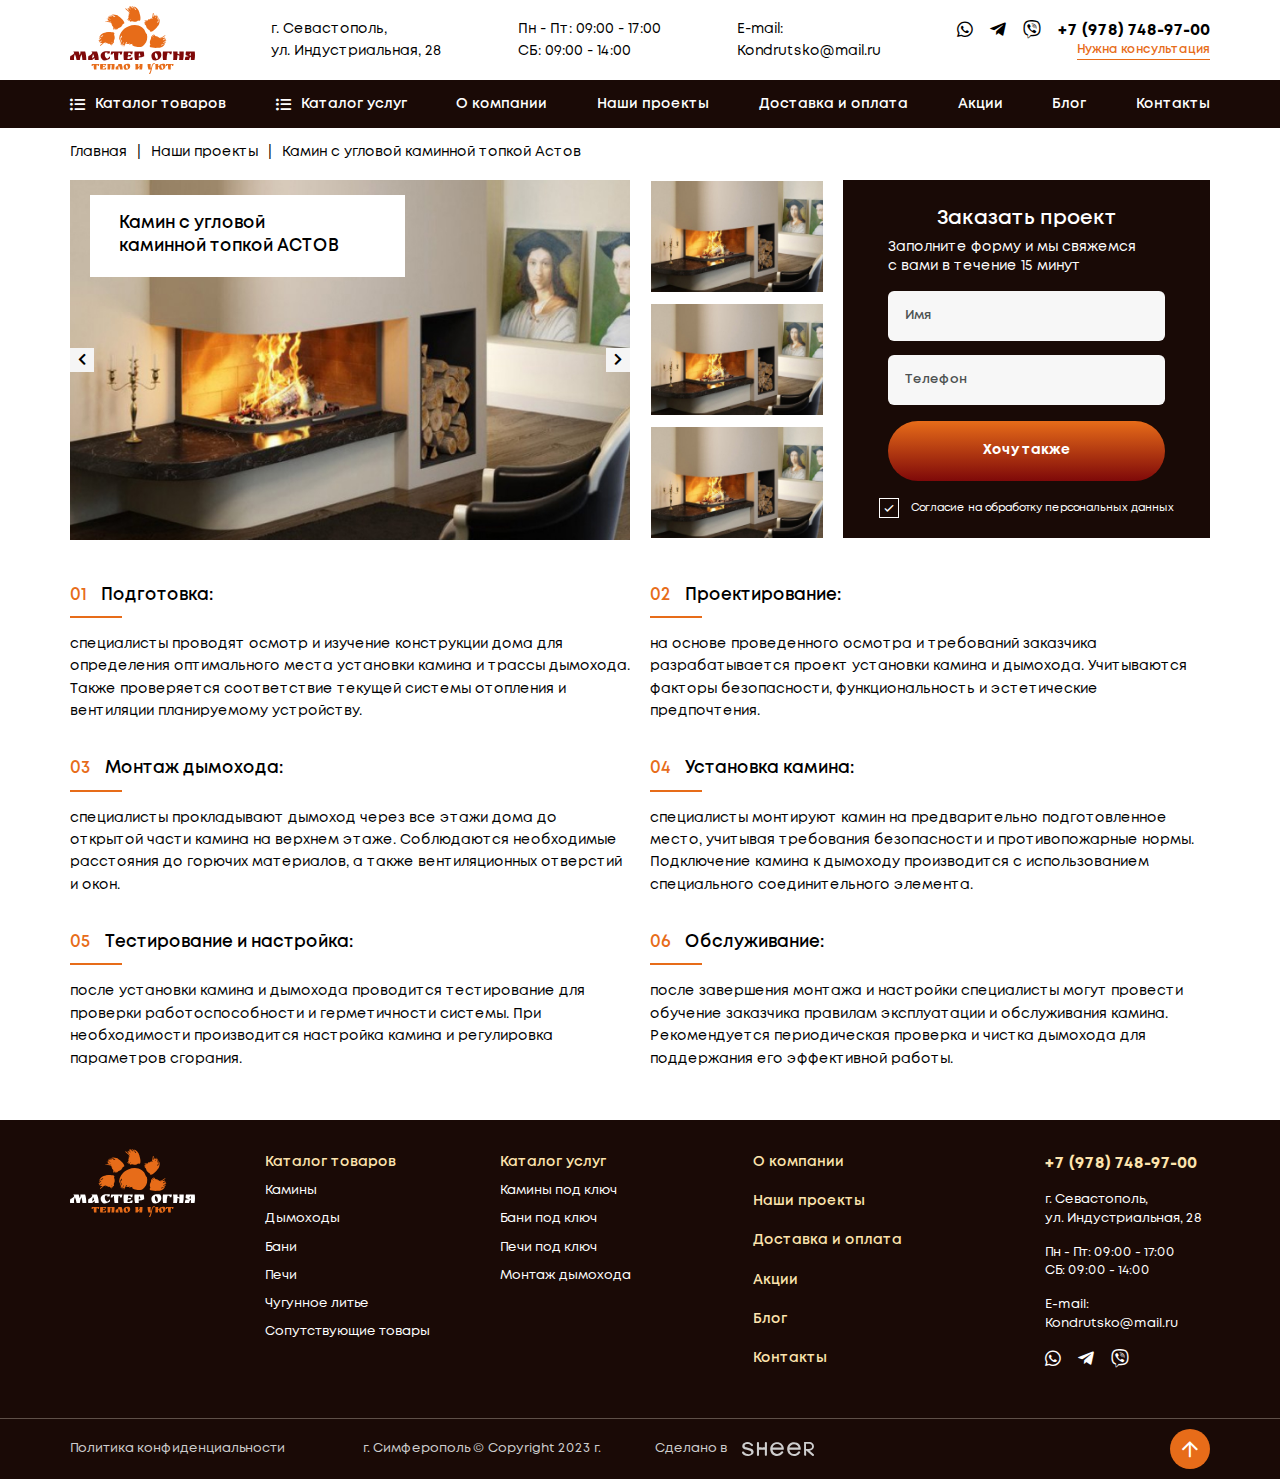
<file: project.html>
<!DOCTYPE html>
<!--[if lt IE 7]><html lang="ru" class="lt-ie9 lt-ie8 lt-ie7"><![endif]-->
<!--[if IE 7]><html lang="ru" class="lt-ie9 lt-ie8"><![endif]-->
<!--[if IE 8]><html lang="ru" class="lt-ie9"><![endif]-->
<!--[if gt IE 8]><!-->
<html lang="ru">
<!--<![endif]-->
<head>
	<meta charset="utf-8" />
	<title>Заголовок</title>
	<meta http-equiv="X-UA-Compatible" content="IE=edge" />
	<meta name="viewport" content="width=device-width, initial-scale=1.0" />
	<meta name="format-detection" content="telephone=no" />
	<link rel="shortcut icon" href="favicon.png" />
	<link rel="stylesheet" href="libs/bootstrap/bootstrap-grid.css" />
	<link rel="stylesheet" href="libs/fontawesome-free-5.12.0-web/css/all.min.css" />
	<link rel="stylesheet" href="libs/ion.rangeSlider-master/css/ion.rangeSlider.min.css" />
	<link rel="stylesheet" href="libs/fancybox/jquery.fancybox.css" />
	<link rel="stylesheet" href="libs/slick-1.5.9/slick/slick.css" />
	<link rel="stylesheet" href="libs/slick-1.5.9/slick/slick-theme.css" />
	<link rel="stylesheet" href="css/fonts.css" />
	<link rel="stylesheet" href="css/main.css?ver=1.23" />
	<link rel="stylesheet" href="css/media.css?ver=1.23" />
</head>
<body>

	<div class="wrapper">

		<header class="header">
			<div class="header-top">
				<div class="container">
					<div class="header__wrapper">
						<a href="#" class="logo">
							<img src="img/logo.svg" alt="alt">
						</a>
						<div class="header__item">г. Севастополь, <br>ул. Индустриальная, 28</div>
						<div class="header__item">Пн - Пт: 09:00 - 17:00 <br>СБ: 09:00 - 14:00</div>
						<div class="header__item">E-mail: <br><a href="mailto:Kondrutsko@mail.ru">Kondrutsko@mail.ru</a></div>
						<div class="header__contacts">
							<div class="line-contacts">
								<ul class="social-list">
									<li><a href="#"><i class="fab fa-whatsapp"></i></a></li>
									<li><a href="#"><i class="fab fa-telegram-plane"></i></a></li>
									<li><a href="#"><i class="fab fa-viber"></i></a></li>
								</ul>
								<a href="tel:+79787489700" class="phone-main">+7 (978) 748-97-00</a>
							</div>
							<a href="#" class="link-page">Нужна консультация</a>
						</div>
						<a href="tel:+8772527250" class="phone-mobile"><i class="fas fa-phone-alt"></i></a>
						<span class='sandwich'>
							<span class='sw-topper'></span>
							<span class='sw-bottom'></span>
							<span class='sw-footer'></span>
						</span>
					</div>
				</div>
			</div>
			<div class="header-bottom">
				<div class="container">
					<ul class="menu">
						<li class="menu__haschild">
							<a href="#">Каталог товаров</a>
							<div class="menu-dropdown">
								<ul>
									<li class="menu-dropdown__haschild">
										<a href="#">Камины </a>
										<div class="subdropdown-menu">
											<div class="row">
												<div class="col-lg-4">
													<div class="subdropdown-menu__title">Дровяные</div>
													<a href="#" class="subdropdown-menu__name">Стальные</a>
													<ul>
														<li><a href="#">С прямым стеклом</a></li>
														<li><a href="#">С Г-образным стеклом</a></li>
														<li><a href="#">С П-образным стеклом</a></li>
													</ul>
													<a href="#" class="subdropdown-menu__name">Чугунные</a>
													<ul>
														<li><a href="#">С прямым стеклом</a></li>
														<li><a href="#">С Г-образным стеклом</a></li>
														<li><a href="#">С П-образным стеклом</a></li>
													</ul>
												</div>
												<div class="col-lg-4">
													<div class="subdropdown-menu__title">Электрические</div>
													<a href="#" class="subdropdown-menu__name">Паровые</a>
													<ul>
														<li><a href="#">Классический очаг</a></li>
														<li><a href="#">Широкий очаг</a></li>
														<li><a href="#">Линейный очаг</a></li>
													</ul>
													<a href="#" class="subdropdown-menu__name">Ламповые</a>
													<ul>
														<li><a href="#">Классический очаг</a></li>
														<li><a href="#">Широкий очаг</a></li>
														<li><a href="#">Линейный очаг</a></li>
													</ul>
												</div>
												<div class="col-lg-4">
													<div class="subdropdown-menu__title">Биокамины</div>
													<a href="#" class="subdropdown-menu__name">Биокамины</a>
													<ul>
														<li><a href="#">Встраиваемый</a></li>
														<li><a href="#">Подвесной</a></li>
													</ul>
													<a href="#" class="subdropdown-menu__name">Топливный блок</a>
												</div>
											</div>
										</div>
									</li>
									<li class="menu-dropdown__haschild">
										<a href="#">Дымоходы </a>
										<div class="subdropdown-menu">
											<div class="row">
												<div class="col-lg-4">
													<div class="subdropdown-menu__title">Дымоходы</div>
													<a href="#" class="subdropdown-menu__name">Стальные</a>
													<ul>
														<li><a href="#">С прямым стеклом</a></li>
														<li><a href="#">С Г-образным стеклом</a></li>
														<li><a href="#">С П-образным стеклом</a></li>
													</ul>
													<a href="#" class="subdropdown-menu__name">Чугунные</a>
													<ul>
														<li><a href="#">С прямым стеклом</a></li>
														<li><a href="#">С Г-образным стеклом</a></li>
														<li><a href="#">С П-образным стеклом</a></li>
													</ul>
												</div>
												<div class="col-lg-4">
													<div class="subdropdown-menu__title">Дымоходы</div>
													<a href="#" class="subdropdown-menu__name">Паровые</a>
													<ul>
														<li><a href="#">Классический очаг</a></li>
														<li><a href="#">Широкий очаг</a></li>
														<li><a href="#">Линейный очаг</a></li>
													</ul>
													<a href="#" class="subdropdown-menu__name">Ламповые</a>
													<ul>
														<li><a href="#">Классический очаг</a></li>
														<li><a href="#">Широкий очаг</a></li>
														<li><a href="#">Линейный очаг</a></li>
													</ul>
												</div>
												<div class="col-lg-4">
													<div class="subdropdown-menu__title">Дымоходы</div>
													<a href="#" class="subdropdown-menu__name">Паровые</a>
													<ul>
														<li><a href="#">Классический очаг</a></li>
														<li><a href="#">Широкий очаг</a></li>
														<li><a href="#">Линейный очаг</a></li>
													</ul>
													<a href="#" class="subdropdown-menu__name">Ламповые</a>
													<ul>
														<li><a href="#">Классический очаг</a></li>
														<li><a href="#">Широкий очаг</a></li>
														<li><a href="#">Линейный очаг</a></li>
													</ul>
												</div>
											</div>
										</div>
									</li>
									<li class="menu-dropdown__haschild">
										<a href="#">Банные печи</a>
										<div class="subdropdown-menu">
											<div class="row">
												<div class="col-lg-4">
													<div class="subdropdown-menu__title">Банные печи</div>
													<a href="#" class="subdropdown-menu__name">Стальные</a>
													<ul>
														<li><a href="#">С прямым стеклом</a></li>
														<li><a href="#">С Г-образным стеклом</a></li>
														<li><a href="#">С П-образным стеклом</a></li>
													</ul>
													<a href="#" class="subdropdown-menu__name">Чугунные</a>
													<ul>
														<li><a href="#">С прямым стеклом</a></li>
														<li><a href="#">С Г-образным стеклом</a></li>
														<li><a href="#">С П-образным стеклом</a></li>
													</ul>
												</div>
												<div class="col-lg-4">
													<div class="subdropdown-menu__title">Банные печи</div>
													<a href="#" class="subdropdown-menu__name">Паровые</a>
													<ul>
														<li><a href="#">Классический очаг</a></li>
														<li><a href="#">Широкий очаг</a></li>
														<li><a href="#">Линейный очаг</a></li>
													</ul>
													<a href="#" class="subdropdown-menu__name">Ламповые</a>
													<ul>
														<li><a href="#">Классический очаг</a></li>
														<li><a href="#">Широкий очаг</a></li>
														<li><a href="#">Линейный очаг</a></li>
													</ul>
												</div>
												<div class="col-lg-4">
													<div class="subdropdown-menu__title">Банные печи</div>
													<a href="#" class="subdropdown-menu__name">Паровые</a>
													<ul>
														<li><a href="#">Классический очаг</a></li>
														<li><a href="#">Широкий очаг</a></li>
														<li><a href="#">Линейный очаг</a></li>
													</ul>
													<a href="#" class="subdropdown-menu__name">Ламповые</a>
													<ul>
														<li><a href="#">Классический очаг</a></li>
														<li><a href="#">Широкий очаг</a></li>
														<li><a href="#">Линейный очаг</a></li>
													</ul>
												</div>
											</div>
										</div>
									</li>
									<li class="menu-dropdown__haschild">
										<a href="#">Печи-камины </a>
										<div class="subdropdown-menu">
											<div class="row">
												<div class="col-lg-4">
													<div class="subdropdown-menu__title">Печи-камины</div>
													<a href="#" class="subdropdown-menu__name">Стальные</a>
													<ul>
														<li><a href="#">С прямым стеклом</a></li>
														<li><a href="#">С Г-образным стеклом</a></li>
														<li><a href="#">С П-образным стеклом</a></li>
													</ul>
													<a href="#" class="subdropdown-menu__name">Чугунные</a>
													<ul>
														<li><a href="#">С прямым стеклом</a></li>
														<li><a href="#">С Г-образным стеклом</a></li>
														<li><a href="#">С П-образным стеклом</a></li>
													</ul>
												</div>
												<div class="col-lg-4">
													<div class="subdropdown-menu__title">Печи-камины</div>
													<a href="#" class="subdropdown-menu__name">Паровые</a>
													<ul>
														<li><a href="#">Классический очаг</a></li>
														<li><a href="#">Широкий очаг</a></li>
														<li><a href="#">Линейный очаг</a></li>
													</ul>
													<a href="#" class="subdropdown-menu__name">Ламповые</a>
													<ul>
														<li><a href="#">Классический очаг</a></li>
														<li><a href="#">Широкий очаг</a></li>
														<li><a href="#">Линейный очаг</a></li>
													</ul>
												</div>
												<div class="col-lg-4">
													<div class="subdropdown-menu__title">Печи-камины</div>
													<a href="#" class="subdropdown-menu__name">Паровые</a>
													<ul>
														<li><a href="#">Классический очаг</a></li>
														<li><a href="#">Широкий очаг</a></li>
														<li><a href="#">Линейный очаг</a></li>
													</ul>
													<a href="#" class="subdropdown-menu__name">Ламповые</a>
													<ul>
														<li><a href="#">Классический очаг</a></li>
														<li><a href="#">Широкий очаг</a></li>
														<li><a href="#">Линейный очаг</a></li>
													</ul>
												</div>
											</div>
										</div>
									</li>
									<li class="menu-dropdown__haschild">
										<a href="#">Чугунное литье </a>
										<div class="subdropdown-menu">
											<div class="row">
												<div class="col-lg-4">
													<div class="subdropdown-menu__title">Чугунное литье</div>
													<a href="#" class="subdropdown-menu__name">Стальные</a>
													<ul>
														<li><a href="#">С прямым стеклом</a></li>
														<li><a href="#">С Г-образным стеклом</a></li>
														<li><a href="#">С П-образным стеклом</a></li>
													</ul>
													<a href="#" class="subdropdown-menu__name">Чугунные</a>
													<ul>
														<li><a href="#">С прямым стеклом</a></li>
														<li><a href="#">С Г-образным стеклом</a></li>
														<li><a href="#">С П-образным стеклом</a></li>
													</ul>
												</div>
												<div class="col-lg-4">
													<div class="subdropdown-menu__title">Чугунное литье</div>
													<a href="#" class="subdropdown-menu__name">Паровые</a>
													<ul>
														<li><a href="#">Классический очаг</a></li>
														<li><a href="#">Широкий очаг</a></li>
														<li><a href="#">Линейный очаг</a></li>
													</ul>
													<a href="#" class="subdropdown-menu__name">Ламповые</a>
													<ul>
														<li><a href="#">Классический очаг</a></li>
														<li><a href="#">Широкий очаг</a></li>
														<li><a href="#">Линейный очаг</a></li>
													</ul>
												</div>
												<div class="col-lg-4">
													<div class="subdropdown-menu__title">Чугунное литье</div>
													<a href="#" class="subdropdown-menu__name">Паровые</a>
													<ul>
														<li><a href="#">Классический очаг</a></li>
														<li><a href="#">Широкий очаг</a></li>
														<li><a href="#">Линейный очаг</a></li>
													</ul>
													<a href="#" class="subdropdown-menu__name">Ламповые</a>
													<ul>
														<li><a href="#">Классический очаг</a></li>
														<li><a href="#">Широкий очаг</a></li>
														<li><a href="#">Линейный очаг</a></li>
													</ul>
												</div>
											</div>
										</div>
									</li>
									<li class="menu-dropdown__haschild">
										<a href="#">Сопутствующие товары </a>
										<div class="subdropdown-menu">
											<div class="row">
												<div class="col-lg-4">
													<div class="subdropdown-menu__title">Сопутствующие товары</div>
													<a href="#" class="subdropdown-menu__name">Стальные</a>
													<ul>
														<li><a href="#">С прямым стеклом</a></li>
														<li><a href="#">С Г-образным стеклом</a></li>
														<li><a href="#">С П-образным стеклом</a></li>
													</ul>
													<a href="#" class="subdropdown-menu__name">Чугунные</a>
													<ul>
														<li><a href="#">С прямым стеклом</a></li>
														<li><a href="#">С Г-образным стеклом</a></li>
														<li><a href="#">С П-образным стеклом</a></li>
													</ul>
												</div>
												<div class="col-lg-4">
													<div class="subdropdown-menu__title">Сопутствующие товары</div>
													<a href="#" class="subdropdown-menu__name">Паровые</a>
													<ul>
														<li><a href="#">Классический очаг</a></li>
														<li><a href="#">Широкий очаг</a></li>
														<li><a href="#">Линейный очаг</a></li>
													</ul>
													<a href="#" class="subdropdown-menu__name">Ламповые</a>
													<ul>
														<li><a href="#">Классический очаг</a></li>
														<li><a href="#">Широкий очаг</a></li>
														<li><a href="#">Линейный очаг</a></li>
													</ul>
												</div>
												<div class="col-lg-4">
													<div class="subdropdown-menu__title">Сопутствующие товары</div>
													<a href="#" class="subdropdown-menu__name">Паровые</a>
													<ul>
														<li><a href="#">Классический очаг</a></li>
														<li><a href="#">Широкий очаг</a></li>
														<li><a href="#">Линейный очаг</a></li>
													</ul>
													<a href="#" class="subdropdown-menu__name">Ламповые</a>
													<ul>
														<li><a href="#">Классический очаг</a></li>
														<li><a href="#">Широкий очаг</a></li>
														<li><a href="#">Линейный очаг</a></li>
													</ul>
												</div>
											</div>
										</div>
									</li>
									<li class="menu-dropdown__haschild">
										<a href="#">Теплоизоляция </a>
										<div class="subdropdown-menu">
											<div class="row">
												<div class="col-lg-4">
													<div class="subdropdown-menu__title">Теплоизоляция</div>
													<a href="#" class="subdropdown-menu__name">Стальные</a>
													<ul>
														<li><a href="#">С прямым стеклом</a></li>
														<li><a href="#">С Г-образным стеклом</a></li>
														<li><a href="#">С П-образным стеклом</a></li>
													</ul>
													<a href="#" class="subdropdown-menu__name">Чугунные</a>
													<ul>
														<li><a href="#">С прямым стеклом</a></li>
														<li><a href="#">С Г-образным стеклом</a></li>
														<li><a href="#">С П-образным стеклом</a></li>
													</ul>
												</div>
												<div class="col-lg-4">
													<div class="subdropdown-menu__title">Теплоизоляция</div>
													<a href="#" class="subdropdown-menu__name">Паровые</a>
													<ul>
														<li><a href="#">Классический очаг</a></li>
														<li><a href="#">Широкий очаг</a></li>
														<li><a href="#">Линейный очаг</a></li>
													</ul>
													<a href="#" class="subdropdown-menu__name">Ламповые</a>
													<ul>
														<li><a href="#">Классический очаг</a></li>
														<li><a href="#">Широкий очаг</a></li>
														<li><a href="#">Линейный очаг</a></li>
													</ul>
												</div>
												<div class="col-lg-4">
													<div class="subdropdown-menu__title">Теплоизоляция</div>
													<a href="#" class="subdropdown-menu__name">Паровые</a>
													<ul>
														<li><a href="#">Классический очаг</a></li>
														<li><a href="#">Широкий очаг</a></li>
														<li><a href="#">Линейный очаг</a></li>
													</ul>
													<a href="#" class="subdropdown-menu__name">Ламповые</a>
													<ul>
														<li><a href="#">Классический очаг</a></li>
														<li><a href="#">Широкий очаг</a></li>
														<li><a href="#">Линейный очаг</a></li>
													</ul>
												</div>
											</div>
										</div>
									</li>
									<li class="menu-dropdown__haschild">
										<a href="#">Дымоходы </a>
										<div class="subdropdown-menu">
											<div class="row">
												<div class="col-lg-4">
													<div class="subdropdown-menu__title">Дымоходы</div>
													<a href="#" class="subdropdown-menu__name">Стальные</a>
													<ul>
														<li><a href="#">С прямым стеклом</a></li>
														<li><a href="#">С Г-образным стеклом</a></li>
														<li><a href="#">С П-образным стеклом</a></li>
													</ul>
													<a href="#" class="subdropdown-menu__name">Чугунные</a>
													<ul>
														<li><a href="#">С прямым стеклом</a></li>
														<li><a href="#">С Г-образным стеклом</a></li>
														<li><a href="#">С П-образным стеклом</a></li>
													</ul>
												</div>
												<div class="col-lg-4">
													<div class="subdropdown-menu__title">Дымоходы</div>
													<a href="#" class="subdropdown-menu__name">Паровые</a>
													<ul>
														<li><a href="#">Классический очаг</a></li>
														<li><a href="#">Широкий очаг</a></li>
														<li><a href="#">Линейный очаг</a></li>
													</ul>
													<a href="#" class="subdropdown-menu__name">Ламповые</a>
													<ul>
														<li><a href="#">Классический очаг</a></li>
														<li><a href="#">Широкий очаг</a></li>
														<li><a href="#">Линейный очаг</a></li>
													</ul>
												</div>
												<div class="col-lg-4">
													<div class="subdropdown-menu__title">Дымоходы</div>
													<a href="#" class="subdropdown-menu__name">Паровые</a>
													<ul>
														<li><a href="#">Классический очаг</a></li>
														<li><a href="#">Широкий очаг</a></li>
														<li><a href="#">Линейный очаг</a></li>
													</ul>
													<a href="#" class="subdropdown-menu__name">Ламповые</a>
													<ul>
														<li><a href="#">Классический очаг</a></li>
														<li><a href="#">Широкий очаг</a></li>
														<li><a href="#">Линейный очаг</a></li>
													</ul>
												</div>
											</div>
										</div>
									</li>
								</ul>
							</div>
						</li>
						<li class="menu__haschild">
							<a href="#">Каталог услуг</a>
							<div class="menu-dropdown">
								<ul>
									<li><a href="#">Камины под ключ</a></li>
									<li><a href="#">Бани под ключ</a></li>
									<li><a href="#">Печи под ключ</a></li>
									<li><a href="#">Монтаж дымохода</a></li>
								</ul>
							</div>
						</li>
						<li><a href="#">О компании</a></li>
						<li><a href="#">Наши проекты</a></li>
						<li><a href="#">Доставка и оплата</a></li>
						<li><a href="#">Акции</a></li>
						<li><a href="#">Блог</a></li>
						<li><a href="#">Контакты</a></li>
					</ul>
					<div class="header-bottom__mobile">
						<div class="header__item">г. Севастополь, <br>ул. Индустриальная, 28</div>
						<div class="header__item">Пн - Пт: 09:00 - 17:00 <br>СБ: 09:00 - 14:00</div>
						<div class="header__item">E-mail: <br><a href="mailto:Kondrutsko@mail.ru">Kondrutsko@mail.ru</a></div>
						<div class="header__contacts">
							<div class="line-contacts">
								<ul class="social-list">
									<li><a href="#"><i class="fab fa-whatsapp"></i></a></li>
									<li><a href="#"><i class="fab fa-telegram-plane"></i></a></li>
									<li><a href="#"><i class="fab fa-viber"></i></a></li>
								</ul>
								<a href="tel:+79787489700" class="phone-main">+7 (978) 748-97-00</a>
							</div>
							<a href="#" class="link-page">Нужна консультация</a>
						</div>
					</div>
				</div>
			</div>
		</header>

		<section class="page-project">
			<div class="container">
				<ul class="breadcrumbs">
					<li><a href="#">Главная</a></li>
					<li><a href="#">Наши проекты</a></li>
					<li>Камин с угловой каминной топкой Астов</li>
				</ul>
				<div class="row">
					<div class="col-lg-6">
						<h1 class="title-project">Камин с угловой <br>каминной топкой АСТОВ</h1>
						<ul class="slider-for-project">
							<li>
								<div class="slider-for-project__item">
									<img src="img/for_project1.jpg" alt="alt">
								</div>
							</li>
							<li>
								<div class="slider-for-project__item">
									<img src="img/for_project1.jpg" alt="alt">
								</div>
							</li>
							<li>
								<div class="slider-for-project__item">
									<img src="img/for_project1.jpg" alt="alt">
								</div>
							</li>
							<li>
								<div class="slider-for-project__item">
									<img src="img/for_project1.jpg" alt="alt">
								</div>
							</li>
						</ul>
					</div>
					<div class="col-lg-2">
						<ul class="slider-nav-project">
							<li>
								<div class="slider-nav-project__item">
									<img src="img/nav_project1.jpg" alt="alt">
								</div>
							</li>
							<li>
								<div class="slider-nav-project__item">
									<img src="img/nav_project1.jpg" alt="alt">
								</div>
							</li>
							<li>
								<div class="slider-nav-project__item">
									<img src="img/nav_project1.jpg" alt="alt">
								</div>
							</li>
							<li>
								<div class="slider-nav-project__item">
									<img src="img/nav_project1.jpg" alt="alt">
								</div>
							</li>
						</ul>
					</div>
					<div class="col-lg-4">
						<div class="block-form">
							<div class="title-small">Заказать проект</div>
							<div class="descr-form">Заполните форму и мы свяжемся <br>с вами в течение 15 минут</div>
							<form>
								<div class="item-form">
									<input type="text" placeholder="Имя" required="required">
								</div>
								<div class="item-form">
									<input type="text" placeholder="Телефон" class="input-phone" required="required">
								</div>
								<div class="btn-main">
									<input type="submit" value="Хочу также">
								</div>
								<div class="checkbox">
									<label>
										<input type="checkbox" required="required" checked="checked" />
										<span>Согласие на обработку персональных данных</span>
									</label>
								</div>
							</form>
						</div>
					</div>
				</div>
				<div class="row row_steps-project">
					<div class="col-lg-6">
						<div class="step-project">
							<div class="step-project__title"><span>01</span> Подготовка:</div>
							<p>специалисты проводят осмотр и изучение конструкции дома для определения оптимального места установки камина и трассы дымохода. Также проверяется соответствие текущей системы отопления и вентиляции планируемому устройству.</p>
						</div>
					</div>
					<div class="col-lg-6">
						<div class="step-project">
							<div class="step-project__title"><span>02</span> Проектирование:</div>
							<p>на основе проведенного осмотра и требований заказчика разрабатывается проект установки камина и дымохода. Учитываются факторы безопасности, функциональность и эстетические предпочтения.</p>
						</div>
					</div>
					<div class="col-lg-6">
						<div class="step-project">
							<div class="step-project__title"><span>03</span>   Монтаж дымохода:</div>
							<p>специалисты прокладывают дымоход через все этажи дома до открытой части камина на верхнем этаже. Соблюдаются необходимые расстояния до горючих материалов, а также вентиляционных отверстий и окон.</p>
						</div>
					</div>
					<div class="col-lg-6">
						<div class="step-project">
							<div class="step-project__title"><span>04</span>   Установка камина:</div>
							<p>специалисты монтируют камин на предварительно подготовленное место, учитывая требования безопасности и противопожарные нормы. Подключение камина к дымоходу производится с использованием специального соединительного элемента.</p>
						</div>
					</div>
					<div class="col-lg-6">
						<div class="step-project">
							<div class="step-project__title"><span>05</span>   Тестирование и настройка:</div>
							<p>после установки камина и дымохода проводится тестирование для проверки работоспособности и герметичности системы. При необходимости производится настройка камина и регулировка параметров сгорания.</p>
						</div>
					</div>
					<div class="col-lg-6">
						<div class="step-project">
							<div class="step-project__title"><span>06</span>   Обслуживание:</div>
							<p>после завершения монтажа и настройки специалисты могут провести обучение заказчика правилам эксплуатации и обслуживания камина. Рекомендуется периодическая проверка и чистка дымохода для поддержания его эффективной работы.</p>
						</div>
					</div>
				</div>
			</div>
		</section>

		<footer class="footer">
			<div class="container">
				<div class="row">
					<div class="col-lg-2">
						<a href="#" class="logo">
							<img src="img/logo2.svg" alt="alt">
						</a>
					</div>
					<div class="col-lg-2">
						<div class="footer__title">Каталог товаров  <i class="far fa-chevron-down"></i></div>
						<div class="footer__content">
							<ul class="footer__nav">
								<li><a href="#">Камины</a></li>
								<li><a href="#">Дымоходы</a></li>
								<li><a href="#">Бани</a></li>
								<li><a href="#">Печи</a></li>
								<li><a href="#">Чугунное литье</a></li>
								<li><a href="#">Сопутствующие товары</a></li>
							</ul>
						</div>
					</div>
					<div class="col-lg-3 footer__catalog">
						<div class="footer__title">Каталог услуг  <i class="far fa-chevron-down"></i></div>
						<div class="footer__content">
							<ul class="footer__nav">
								<li><a href="#">Камины под ключ</a></li>
								<li><a href="#">Бани под ключ</a></li>
								<li><a href="#">Печи под ключ</a></li>
								<li><a href="#">Монтаж дымохода</a></li>
							</ul>
						</div>
					</div>
					<div class="col-lg-3">
						<ul class="footer__nav footer__nav_big">
							<li><a href="#">О компании</a></li>
							<li><a href="#">Наши проекты</a></li>
							<li><a href="#">Доставка и оплата</a></li>
							<li><a href="#">Акции</a></li>
							<li><a href="#">Блог</a></li>
							<li><a href="#">Контакты</a></li>
						</ul>
					</div>
					<div class="col-lg-2">
						<div class="footer__contacts">
							<a href="tel:+79787489700" class="phone-main">+7 (978) 748-97-00</a>
							<p>г. Севастополь, <br>ул. Индустриальная, 28</p>
							<p>Пн - Пт: 09:00 - 17:00 <br>СБ: 09:00 - 14:00</p>
							<p>E-mail: <br><a href="mailto:Kondrutsko@mail.ru">Kondrutsko@mail.ru</a></p>
							<ul class="social-list">
								<li><a href="#"><i class="fab fa-whatsapp"></i></a></li>
								<li><a href="#"><i class="fab fa-telegram-plane"></i></a></li>
								<li><a href="#"><i class="fab fa-viber"></i></a></li>
							</ul>
						</div>
					</div>
				</div>
			</div>
			<div class="footer-bottom">
				<div class="container">
					<div class="row align-items-center">
						<div class="col-lg-3">
							<a href="#">Политика конфиденциальности </a>
						</div>
						<div class="col-lg-3">
							<p>г. Симферополь © Copyright  2023 г.</p>
						</div>
						<div class="col-lg">
							<div class="create">Сделано в <a href="#"><img src="img/copy.svg" alt="alt"></a></div>
						</div>
						<div class="col-xl-4 col-lg">
							<a href="#" class="btn_top"><i class="far fa-arrow-up"></i></a>
						</div>
					</div>
				</div>
			</div>
		</footer>
		
	</div>

	<!--[if lt IE 9]>
	<script src="libs/html5shiv/es5-shim.min.js"></script>
	<script src="libs/html5shiv/html5shiv.min.js"></script>
	<script src="libs/html5shiv/html5shiv-printshiv.min.js"></script>
	<script src="libs/respond/respond.min.js"></script>
<![endif]-->
<script src="libs/jquery/jquery-3.6.0.min.js"></script>
<script src="libs/jquery-mousewheel/jquery.mousewheel.min.js"></script>
<script src="libs/fancybox/jquery.fancybox.pack.js"></script>
<script src="libs/slick-1.5.9/slick/slick.min.js"></script>
<script src="libs/scroll2id/PageScroll2id.min.js"></script>
<script src="libs/mask/jquery.maskedinput.js"></script>
<script src="libs/ion.rangeSlider-master/js/ion.rangeSlider.min.js"></script>
<script src="libs/jQueryFormStyler-master/jquery.formstyler.min.js"></script>
<script src="js/common.js?ver=1.23"></script>
<!-- Yandex.Metrika counter --><!-- /Yandex.Metrika counter -->
<!-- Google Analytics counter --><!-- /Google Analytics counter -->
</body>
</html>
</file>
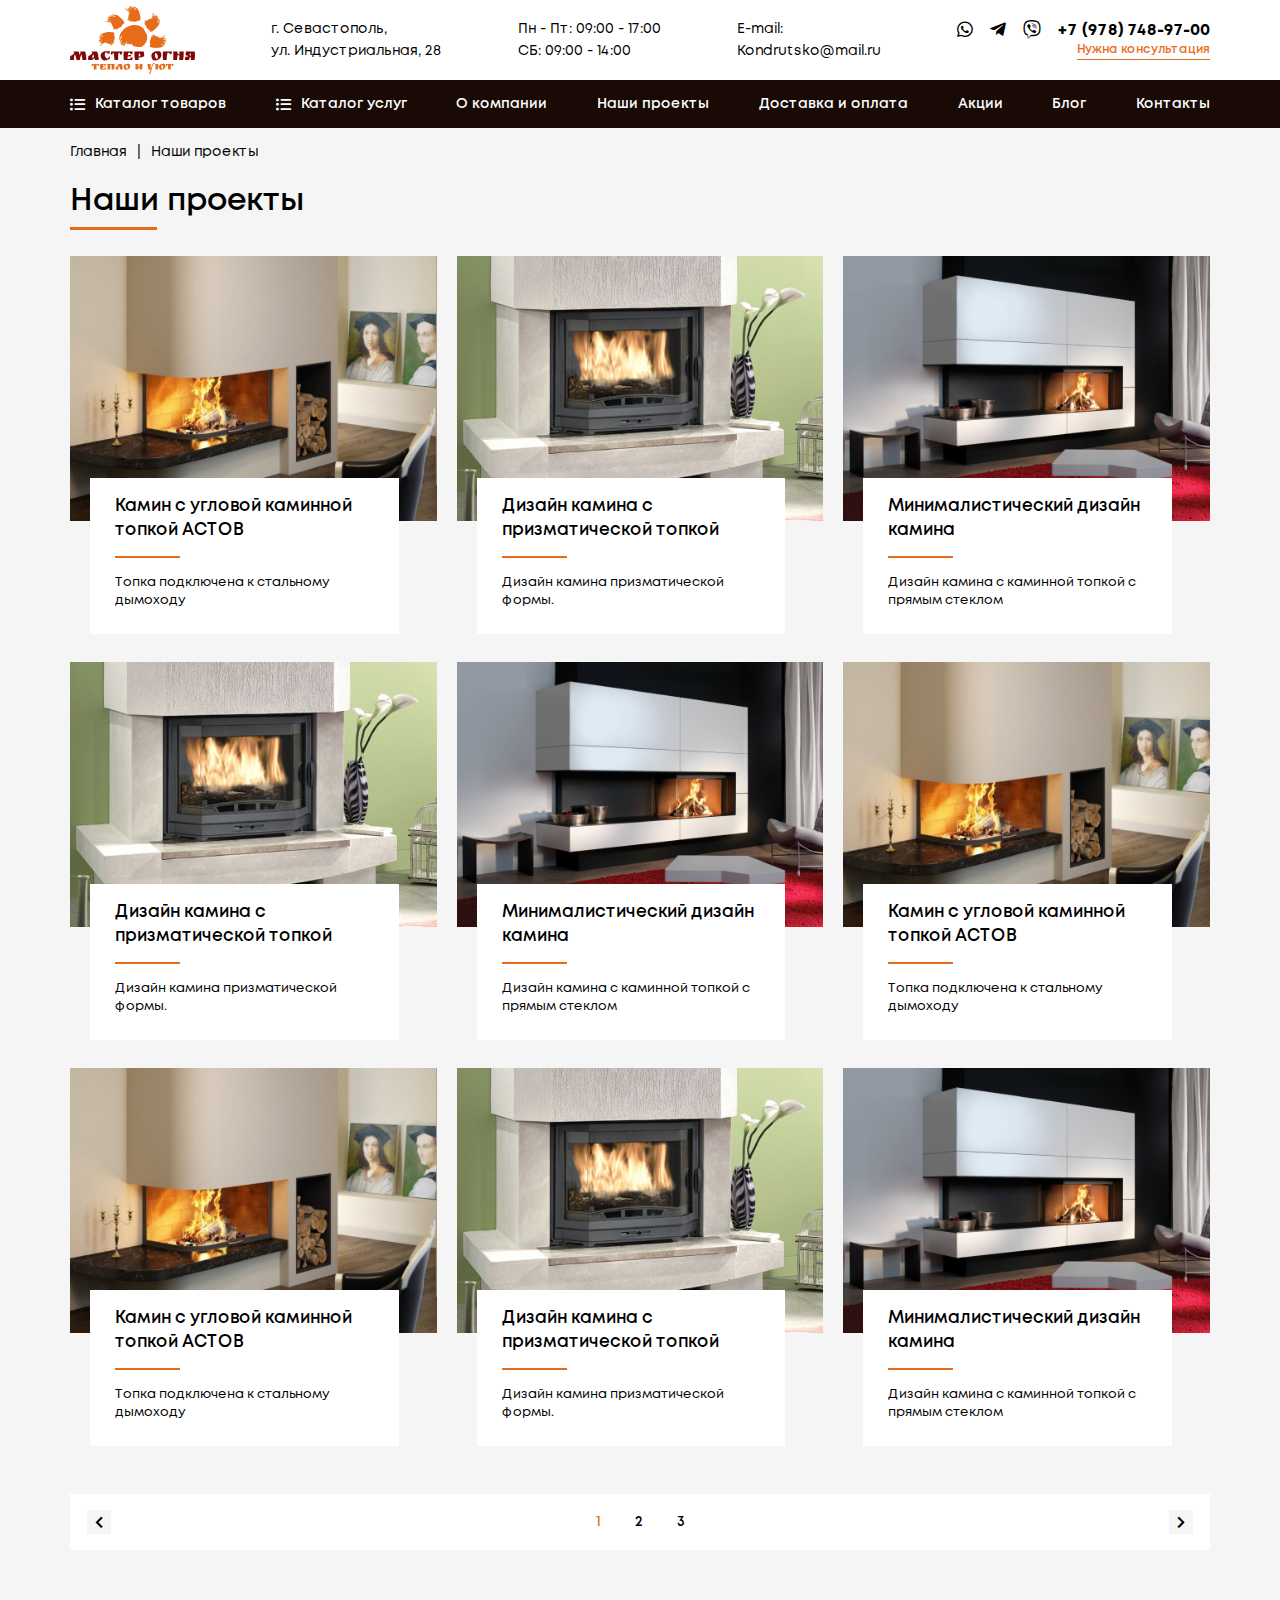
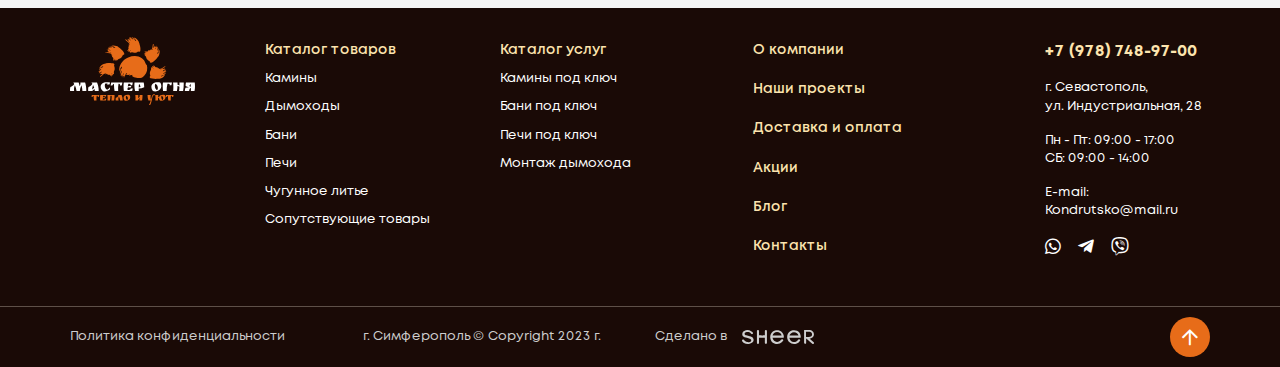
<file: projects.html>
<!DOCTYPE html>
<!--[if lt IE 7]><html lang="ru" class="lt-ie9 lt-ie8 lt-ie7"><![endif]-->
<!--[if IE 7]><html lang="ru" class="lt-ie9 lt-ie8"><![endif]-->
<!--[if IE 8]><html lang="ru" class="lt-ie9"><![endif]-->
<!--[if gt IE 8]><!-->
<html lang="ru">
<!--<![endif]-->
<head>
	<meta charset="utf-8" />
	<title>Заголовок</title>
	<meta http-equiv="X-UA-Compatible" content="IE=edge" />
	<meta name="viewport" content="width=device-width, initial-scale=1.0" />
	<meta name="format-detection" content="telephone=no" />
	<link rel="shortcut icon" href="favicon.png" />
	<link rel="stylesheet" href="libs/bootstrap/bootstrap-grid.css" />
	<link rel="stylesheet" href="libs/fontawesome-free-5.12.0-web/css/all.min.css" />
	<link rel="stylesheet" href="libs/ion.rangeSlider-master/css/ion.rangeSlider.min.css" />
	<link rel="stylesheet" href="libs/fancybox/jquery.fancybox.css" />
	<link rel="stylesheet" href="libs/slick-1.5.9/slick/slick.css" />
	<link rel="stylesheet" href="libs/slick-1.5.9/slick/slick-theme.css" />
	<link rel="stylesheet" href="css/fonts.css" />
	<link rel="stylesheet" href="css/main.css?ver=1.23" />
	<link rel="stylesheet" href="css/media.css?ver=1.23" />
</head>
<body>

	<div class="wrapper">

		<header class="header">
			<div class="header-top">
				<div class="container">
					<div class="header__wrapper">
						<a href="#" class="logo">
							<img src="img/logo.svg" alt="alt">
						</a>
						<div class="header__item">г. Севастополь, <br>ул. Индустриальная, 28</div>
						<div class="header__item">Пн - Пт: 09:00 - 17:00 <br>СБ: 09:00 - 14:00</div>
						<div class="header__item">E-mail: <br><a href="mailto:Kondrutsko@mail.ru">Kondrutsko@mail.ru</a></div>
						<div class="header__contacts">
							<div class="line-contacts">
								<ul class="social-list">
									<li><a href="#"><i class="fab fa-whatsapp"></i></a></li>
									<li><a href="#"><i class="fab fa-telegram-plane"></i></a></li>
									<li><a href="#"><i class="fab fa-viber"></i></a></li>
								</ul>
								<a href="tel:+79787489700" class="phone-main">+7 (978) 748-97-00</a>
							</div>
							<a href="#" class="link-page">Нужна консультация</a>
						</div>
						<a href="tel:+8772527250" class="phone-mobile"><i class="fas fa-phone-alt"></i></a>
						<span class='sandwich'>
							<span class='sw-topper'></span>
							<span class='sw-bottom'></span>
							<span class='sw-footer'></span>
						</span>
					</div>
				</div>
			</div>
			<div class="header-bottom">
				<div class="container">
					<ul class="menu">
						<li class="menu__haschild">
							<a href="#">Каталог товаров</a>
							<div class="menu-dropdown">
								<ul>
									<li class="menu-dropdown__haschild">
										<a href="#">Камины </a>
										<div class="subdropdown-menu">
											<div class="row">
												<div class="col-lg-4">
													<div class="subdropdown-menu__title">Дровяные</div>
													<a href="#" class="subdropdown-menu__name">Стальные</a>
													<ul>
														<li><a href="#">С прямым стеклом</a></li>
														<li><a href="#">С Г-образным стеклом</a></li>
														<li><a href="#">С П-образным стеклом</a></li>
													</ul>
													<a href="#" class="subdropdown-menu__name">Чугунные</a>
													<ul>
														<li><a href="#">С прямым стеклом</a></li>
														<li><a href="#">С Г-образным стеклом</a></li>
														<li><a href="#">С П-образным стеклом</a></li>
													</ul>
												</div>
												<div class="col-lg-4">
													<div class="subdropdown-menu__title">Электрические</div>
													<a href="#" class="subdropdown-menu__name">Паровые</a>
													<ul>
														<li><a href="#">Классический очаг</a></li>
														<li><a href="#">Широкий очаг</a></li>
														<li><a href="#">Линейный очаг</a></li>
													</ul>
													<a href="#" class="subdropdown-menu__name">Ламповые</a>
													<ul>
														<li><a href="#">Классический очаг</a></li>
														<li><a href="#">Широкий очаг</a></li>
														<li><a href="#">Линейный очаг</a></li>
													</ul>
												</div>
												<div class="col-lg-4">
													<div class="subdropdown-menu__title">Биокамины</div>
													<a href="#" class="subdropdown-menu__name">Биокамины</a>
													<ul>
														<li><a href="#">Встраиваемый</a></li>
														<li><a href="#">Подвесной</a></li>
													</ul>
													<a href="#" class="subdropdown-menu__name">Топливный блок</a>
												</div>
											</div>
										</div>
									</li>
									<li class="menu-dropdown__haschild">
										<a href="#">Дымоходы </a>
										<div class="subdropdown-menu">
											<div class="row">
												<div class="col-lg-4">
													<div class="subdropdown-menu__title">Дымоходы</div>
													<a href="#" class="subdropdown-menu__name">Стальные</a>
													<ul>
														<li><a href="#">С прямым стеклом</a></li>
														<li><a href="#">С Г-образным стеклом</a></li>
														<li><a href="#">С П-образным стеклом</a></li>
													</ul>
													<a href="#" class="subdropdown-menu__name">Чугунные</a>
													<ul>
														<li><a href="#">С прямым стеклом</a></li>
														<li><a href="#">С Г-образным стеклом</a></li>
														<li><a href="#">С П-образным стеклом</a></li>
													</ul>
												</div>
												<div class="col-lg-4">
													<div class="subdropdown-menu__title">Дымоходы</div>
													<a href="#" class="subdropdown-menu__name">Паровые</a>
													<ul>
														<li><a href="#">Классический очаг</a></li>
														<li><a href="#">Широкий очаг</a></li>
														<li><a href="#">Линейный очаг</a></li>
													</ul>
													<a href="#" class="subdropdown-menu__name">Ламповые</a>
													<ul>
														<li><a href="#">Классический очаг</a></li>
														<li><a href="#">Широкий очаг</a></li>
														<li><a href="#">Линейный очаг</a></li>
													</ul>
												</div>
												<div class="col-lg-4">
													<div class="subdropdown-menu__title">Дымоходы</div>
													<a href="#" class="subdropdown-menu__name">Паровые</a>
													<ul>
														<li><a href="#">Классический очаг</a></li>
														<li><a href="#">Широкий очаг</a></li>
														<li><a href="#">Линейный очаг</a></li>
													</ul>
													<a href="#" class="subdropdown-menu__name">Ламповые</a>
													<ul>
														<li><a href="#">Классический очаг</a></li>
														<li><a href="#">Широкий очаг</a></li>
														<li><a href="#">Линейный очаг</a></li>
													</ul>
												</div>
											</div>
										</div>
									</li>
									<li class="menu-dropdown__haschild">
										<a href="#">Банные печи</a>
										<div class="subdropdown-menu">
											<div class="row">
												<div class="col-lg-4">
													<div class="subdropdown-menu__title">Банные печи</div>
													<a href="#" class="subdropdown-menu__name">Стальные</a>
													<ul>
														<li><a href="#">С прямым стеклом</a></li>
														<li><a href="#">С Г-образным стеклом</a></li>
														<li><a href="#">С П-образным стеклом</a></li>
													</ul>
													<a href="#" class="subdropdown-menu__name">Чугунные</a>
													<ul>
														<li><a href="#">С прямым стеклом</a></li>
														<li><a href="#">С Г-образным стеклом</a></li>
														<li><a href="#">С П-образным стеклом</a></li>
													</ul>
												</div>
												<div class="col-lg-4">
													<div class="subdropdown-menu__title">Банные печи</div>
													<a href="#" class="subdropdown-menu__name">Паровые</a>
													<ul>
														<li><a href="#">Классический очаг</a></li>
														<li><a href="#">Широкий очаг</a></li>
														<li><a href="#">Линейный очаг</a></li>
													</ul>
													<a href="#" class="subdropdown-menu__name">Ламповые</a>
													<ul>
														<li><a href="#">Классический очаг</a></li>
														<li><a href="#">Широкий очаг</a></li>
														<li><a href="#">Линейный очаг</a></li>
													</ul>
												</div>
												<div class="col-lg-4">
													<div class="subdropdown-menu__title">Банные печи</div>
													<a href="#" class="subdropdown-menu__name">Паровые</a>
													<ul>
														<li><a href="#">Классический очаг</a></li>
														<li><a href="#">Широкий очаг</a></li>
														<li><a href="#">Линейный очаг</a></li>
													</ul>
													<a href="#" class="subdropdown-menu__name">Ламповые</a>
													<ul>
														<li><a href="#">Классический очаг</a></li>
														<li><a href="#">Широкий очаг</a></li>
														<li><a href="#">Линейный очаг</a></li>
													</ul>
												</div>
											</div>
										</div>
									</li>
									<li class="menu-dropdown__haschild">
										<a href="#">Печи-камины </a>
										<div class="subdropdown-menu">
											<div class="row">
												<div class="col-lg-4">
													<div class="subdropdown-menu__title">Печи-камины</div>
													<a href="#" class="subdropdown-menu__name">Стальные</a>
													<ul>
														<li><a href="#">С прямым стеклом</a></li>
														<li><a href="#">С Г-образным стеклом</a></li>
														<li><a href="#">С П-образным стеклом</a></li>
													</ul>
													<a href="#" class="subdropdown-menu__name">Чугунные</a>
													<ul>
														<li><a href="#">С прямым стеклом</a></li>
														<li><a href="#">С Г-образным стеклом</a></li>
														<li><a href="#">С П-образным стеклом</a></li>
													</ul>
												</div>
												<div class="col-lg-4">
													<div class="subdropdown-menu__title">Печи-камины</div>
													<a href="#" class="subdropdown-menu__name">Паровые</a>
													<ul>
														<li><a href="#">Классический очаг</a></li>
														<li><a href="#">Широкий очаг</a></li>
														<li><a href="#">Линейный очаг</a></li>
													</ul>
													<a href="#" class="subdropdown-menu__name">Ламповые</a>
													<ul>
														<li><a href="#">Классический очаг</a></li>
														<li><a href="#">Широкий очаг</a></li>
														<li><a href="#">Линейный очаг</a></li>
													</ul>
												</div>
												<div class="col-lg-4">
													<div class="subdropdown-menu__title">Печи-камины</div>
													<a href="#" class="subdropdown-menu__name">Паровые</a>
													<ul>
														<li><a href="#">Классический очаг</a></li>
														<li><a href="#">Широкий очаг</a></li>
														<li><a href="#">Линейный очаг</a></li>
													</ul>
													<a href="#" class="subdropdown-menu__name">Ламповые</a>
													<ul>
														<li><a href="#">Классический очаг</a></li>
														<li><a href="#">Широкий очаг</a></li>
														<li><a href="#">Линейный очаг</a></li>
													</ul>
												</div>
											</div>
										</div>
									</li>
									<li class="menu-dropdown__haschild">
										<a href="#">Чугунное литье </a>
										<div class="subdropdown-menu">
											<div class="row">
												<div class="col-lg-4">
													<div class="subdropdown-menu__title">Чугунное литье</div>
													<a href="#" class="subdropdown-menu__name">Стальные</a>
													<ul>
														<li><a href="#">С прямым стеклом</a></li>
														<li><a href="#">С Г-образным стеклом</a></li>
														<li><a href="#">С П-образным стеклом</a></li>
													</ul>
													<a href="#" class="subdropdown-menu__name">Чугунные</a>
													<ul>
														<li><a href="#">С прямым стеклом</a></li>
														<li><a href="#">С Г-образным стеклом</a></li>
														<li><a href="#">С П-образным стеклом</a></li>
													</ul>
												</div>
												<div class="col-lg-4">
													<div class="subdropdown-menu__title">Чугунное литье</div>
													<a href="#" class="subdropdown-menu__name">Паровые</a>
													<ul>
														<li><a href="#">Классический очаг</a></li>
														<li><a href="#">Широкий очаг</a></li>
														<li><a href="#">Линейный очаг</a></li>
													</ul>
													<a href="#" class="subdropdown-menu__name">Ламповые</a>
													<ul>
														<li><a href="#">Классический очаг</a></li>
														<li><a href="#">Широкий очаг</a></li>
														<li><a href="#">Линейный очаг</a></li>
													</ul>
												</div>
												<div class="col-lg-4">
													<div class="subdropdown-menu__title">Чугунное литье</div>
													<a href="#" class="subdropdown-menu__name">Паровые</a>
													<ul>
														<li><a href="#">Классический очаг</a></li>
														<li><a href="#">Широкий очаг</a></li>
														<li><a href="#">Линейный очаг</a></li>
													</ul>
													<a href="#" class="subdropdown-menu__name">Ламповые</a>
													<ul>
														<li><a href="#">Классический очаг</a></li>
														<li><a href="#">Широкий очаг</a></li>
														<li><a href="#">Линейный очаг</a></li>
													</ul>
												</div>
											</div>
										</div>
									</li>
									<li class="menu-dropdown__haschild">
										<a href="#">Сопутствующие товары </a>
										<div class="subdropdown-menu">
											<div class="row">
												<div class="col-lg-4">
													<div class="subdropdown-menu__title">Сопутствующие товары</div>
													<a href="#" class="subdropdown-menu__name">Стальные</a>
													<ul>
														<li><a href="#">С прямым стеклом</a></li>
														<li><a href="#">С Г-образным стеклом</a></li>
														<li><a href="#">С П-образным стеклом</a></li>
													</ul>
													<a href="#" class="subdropdown-menu__name">Чугунные</a>
													<ul>
														<li><a href="#">С прямым стеклом</a></li>
														<li><a href="#">С Г-образным стеклом</a></li>
														<li><a href="#">С П-образным стеклом</a></li>
													</ul>
												</div>
												<div class="col-lg-4">
													<div class="subdropdown-menu__title">Сопутствующие товары</div>
													<a href="#" class="subdropdown-menu__name">Паровые</a>
													<ul>
														<li><a href="#">Классический очаг</a></li>
														<li><a href="#">Широкий очаг</a></li>
														<li><a href="#">Линейный очаг</a></li>
													</ul>
													<a href="#" class="subdropdown-menu__name">Ламповые</a>
													<ul>
														<li><a href="#">Классический очаг</a></li>
														<li><a href="#">Широкий очаг</a></li>
														<li><a href="#">Линейный очаг</a></li>
													</ul>
												</div>
												<div class="col-lg-4">
													<div class="subdropdown-menu__title">Сопутствующие товары</div>
													<a href="#" class="subdropdown-menu__name">Паровые</a>
													<ul>
														<li><a href="#">Классический очаг</a></li>
														<li><a href="#">Широкий очаг</a></li>
														<li><a href="#">Линейный очаг</a></li>
													</ul>
													<a href="#" class="subdropdown-menu__name">Ламповые</a>
													<ul>
														<li><a href="#">Классический очаг</a></li>
														<li><a href="#">Широкий очаг</a></li>
														<li><a href="#">Линейный очаг</a></li>
													</ul>
												</div>
											</div>
										</div>
									</li>
									<li class="menu-dropdown__haschild">
										<a href="#">Теплоизоляция </a>
										<div class="subdropdown-menu">
											<div class="row">
												<div class="col-lg-4">
													<div class="subdropdown-menu__title">Теплоизоляция</div>
													<a href="#" class="subdropdown-menu__name">Стальные</a>
													<ul>
														<li><a href="#">С прямым стеклом</a></li>
														<li><a href="#">С Г-образным стеклом</a></li>
														<li><a href="#">С П-образным стеклом</a></li>
													</ul>
													<a href="#" class="subdropdown-menu__name">Чугунные</a>
													<ul>
														<li><a href="#">С прямым стеклом</a></li>
														<li><a href="#">С Г-образным стеклом</a></li>
														<li><a href="#">С П-образным стеклом</a></li>
													</ul>
												</div>
												<div class="col-lg-4">
													<div class="subdropdown-menu__title">Теплоизоляция</div>
													<a href="#" class="subdropdown-menu__name">Паровые</a>
													<ul>
														<li><a href="#">Классический очаг</a></li>
														<li><a href="#">Широкий очаг</a></li>
														<li><a href="#">Линейный очаг</a></li>
													</ul>
													<a href="#" class="subdropdown-menu__name">Ламповые</a>
													<ul>
														<li><a href="#">Классический очаг</a></li>
														<li><a href="#">Широкий очаг</a></li>
														<li><a href="#">Линейный очаг</a></li>
													</ul>
												</div>
												<div class="col-lg-4">
													<div class="subdropdown-menu__title">Теплоизоляция</div>
													<a href="#" class="subdropdown-menu__name">Паровые</a>
													<ul>
														<li><a href="#">Классический очаг</a></li>
														<li><a href="#">Широкий очаг</a></li>
														<li><a href="#">Линейный очаг</a></li>
													</ul>
													<a href="#" class="subdropdown-menu__name">Ламповые</a>
													<ul>
														<li><a href="#">Классический очаг</a></li>
														<li><a href="#">Широкий очаг</a></li>
														<li><a href="#">Линейный очаг</a></li>
													</ul>
												</div>
											</div>
										</div>
									</li>
									<li class="menu-dropdown__haschild">
										<a href="#">Дымоходы </a>
										<div class="subdropdown-menu">
											<div class="row">
												<div class="col-lg-4">
													<div class="subdropdown-menu__title">Дымоходы</div>
													<a href="#" class="subdropdown-menu__name">Стальные</a>
													<ul>
														<li><a href="#">С прямым стеклом</a></li>
														<li><a href="#">С Г-образным стеклом</a></li>
														<li><a href="#">С П-образным стеклом</a></li>
													</ul>
													<a href="#" class="subdropdown-menu__name">Чугунные</a>
													<ul>
														<li><a href="#">С прямым стеклом</a></li>
														<li><a href="#">С Г-образным стеклом</a></li>
														<li><a href="#">С П-образным стеклом</a></li>
													</ul>
												</div>
												<div class="col-lg-4">
													<div class="subdropdown-menu__title">Дымоходы</div>
													<a href="#" class="subdropdown-menu__name">Паровые</a>
													<ul>
														<li><a href="#">Классический очаг</a></li>
														<li><a href="#">Широкий очаг</a></li>
														<li><a href="#">Линейный очаг</a></li>
													</ul>
													<a href="#" class="subdropdown-menu__name">Ламповые</a>
													<ul>
														<li><a href="#">Классический очаг</a></li>
														<li><a href="#">Широкий очаг</a></li>
														<li><a href="#">Линейный очаг</a></li>
													</ul>
												</div>
												<div class="col-lg-4">
													<div class="subdropdown-menu__title">Дымоходы</div>
													<a href="#" class="subdropdown-menu__name">Паровые</a>
													<ul>
														<li><a href="#">Классический очаг</a></li>
														<li><a href="#">Широкий очаг</a></li>
														<li><a href="#">Линейный очаг</a></li>
													</ul>
													<a href="#" class="subdropdown-menu__name">Ламповые</a>
													<ul>
														<li><a href="#">Классический очаг</a></li>
														<li><a href="#">Широкий очаг</a></li>
														<li><a href="#">Линейный очаг</a></li>
													</ul>
												</div>
											</div>
										</div>
									</li>
								</ul>
							</div>
						</li>
						<li class="menu__haschild">
							<a href="#">Каталог услуг</a>
							<div class="menu-dropdown">
								<ul>
									<li><a href="#">Камины под ключ</a></li>
									<li><a href="#">Бани под ключ</a></li>
									<li><a href="#">Печи под ключ</a></li>
									<li><a href="#">Монтаж дымохода</a></li>
								</ul>
							</div>
						</li>
						<li><a href="#">О компании</a></li>
						<li><a href="#">Наши проекты</a></li>
						<li><a href="#">Доставка и оплата</a></li>
						<li><a href="#">Акции</a></li>
						<li><a href="#">Блог</a></li>
						<li><a href="#">Контакты</a></li>
					</ul>
					<div class="header-bottom__mobile">
						<div class="header__item">г. Севастополь, <br>ул. Индустриальная, 28</div>
						<div class="header__item">Пн - Пт: 09:00 - 17:00 <br>СБ: 09:00 - 14:00</div>
						<div class="header__item">E-mail: <br><a href="mailto:Kondrutsko@mail.ru">Kondrutsko@mail.ru</a></div>
						<div class="header__contacts">
							<div class="line-contacts">
								<ul class="social-list">
									<li><a href="#"><i class="fab fa-whatsapp"></i></a></li>
									<li><a href="#"><i class="fab fa-telegram-plane"></i></a></li>
									<li><a href="#"><i class="fab fa-viber"></i></a></li>
								</ul>
								<a href="tel:+79787489700" class="phone-main">+7 (978) 748-97-00</a>
							</div>
							<a href="#" class="link-page">Нужна консультация</a>
						</div>
					</div>
				</div>
			</div>
		</header>

		<section class="page-news">
			<div class="container">
				<ul class="breadcrumbs">
					<li><a href="#">Главная</a></li>
					<li>Наши проекты</li>
				</ul>
				<h1 class="title-section">Наши проекты</h1>
				<div class="row row_news">
					<div class="col-lg-4 col-md-6">
						<a href="#" class="item-news item-news_project">
							<span class="item-news__image">
								<img src="img/project1.jpg" alt="alt">
							</span>
							<span class="item-news__content">
								<span class="item-news__title">Камин с угловой каминной топкой АСТОВ</span>
								<span class="item-news__text">Топка подключена к стальному дымоходу</span>
							</span>
						</a>
					</div>
					<div class="col-lg-4 col-md-6">
						<a href="#" class="item-news item-news_project">
							<span class="item-news__image">
								<img src="img/project2.jpg" alt="alt">
							</span>
							<span class="item-news__content">
								<span class="item-news__title">Дизайн камина с призматической топкой</span>
								<span class="item-news__text">Дизайн камина призматической формы.</span>
							</span>
						</a>
					</div>
					<div class="col-lg-4 col-md-6">
						<a href="#" class="item-news item-news_project">
							<span class="item-news__image">
								<img src="img/project3.jpg" alt="alt">
							</span>
							<span class="item-news__content">
								<span class="item-news__title">Минималистический дизайн камина</span>
								<span class="item-news__text">Дизайн камина с каминной топкой с прямым стеклом</span>
							</span>
						</a>
					</div>
					<div class="col-lg-4 col-md-6">
						<a href="#" class="item-news item-news_project">
							<span class="item-news__image">
								<img src="img/project2.jpg" alt="alt">
							</span>
							<span class="item-news__content">
								<span class="item-news__title">Дизайн камина с призматической топкой</span>
								<span class="item-news__text">Дизайн камина призматической формы.</span>
							</span>
						</a>
					</div>
					<div class="col-lg-4 col-md-6">
						<a href="#" class="item-news item-news_project">
							<span class="item-news__image">
								<img src="img/project3.jpg" alt="alt">
							</span>
							<span class="item-news__content">
								<span class="item-news__title">Минималистический дизайн камина</span>
								<span class="item-news__text">Дизайн камина с каминной топкой с прямым стеклом</span>
							</span>
						</a>
					</div>
					<div class="col-lg-4 col-md-6">
						<a href="#" class="item-news item-news_project">
							<span class="item-news__image">
								<img src="img/project1.jpg" alt="alt">
							</span>
							<span class="item-news__content">
								<span class="item-news__title">Камин с угловой каминной топкой АСТОВ</span>
								<span class="item-news__text">Топка подключена к стальному дымоходу</span>
							</span>
						</a>
					</div>
					<div class="col-lg-4 col-md-6">
						<a href="#" class="item-news item-news_project">
							<span class="item-news__image">
								<img src="img/project1.jpg" alt="alt">
							</span>
							<span class="item-news__content">
								<span class="item-news__title">Камин с угловой каминной топкой АСТОВ</span>
								<span class="item-news__text">Топка подключена к стальному дымоходу</span>
							</span>
						</a>
					</div>
					<div class="col-lg-4 col-md-6">
						<a href="#" class="item-news item-news_project">
							<span class="item-news__image">
								<img src="img/project2.jpg" alt="alt">
							</span>
							<span class="item-news__content">
								<span class="item-news__title">Дизайн камина с призматической топкой</span>
								<span class="item-news__text">Дизайн камина призматической формы.</span>
							</span>
						</a>
					</div>
					<div class="col-lg-4 col-md-6">
						<a href="#" class="item-news item-news_project">
							<span class="item-news__image">
								<img src="img/project3.jpg" alt="alt">
							</span>
							<span class="item-news__content">
								<span class="item-news__title">Минималистический дизайн камина</span>
								<span class="item-news__text">Дизайн камина с каминной топкой с прямым стеклом</span>
							</span>
						</a>
					</div>
				</div>
				<div class="pager">
					<a class="prev page-numbers" href="#"><i class="fas fa-chevron-left"></i></a>
					<span aria-current="page" class="page-numbers current" href="#">1</span> 
					<a class="page-numbers" href="#">2</a> 
					<a class="page-numbers" href="#">3</a> 
					<a class="next page-numbers" href="#"><i class="fas fa-chevron-right"></i></a>
				</div>
			</div>
		</section>

		<footer class="footer">
			<div class="container">
				<div class="row">
					<div class="col-lg-2">
						<a href="#" class="logo">
							<img src="img/logo2.svg" alt="alt">
						</a>
					</div>
					<div class="col-lg-2">
						<div class="footer__title">Каталог товаров  <i class="far fa-chevron-down"></i></div>
						<div class="footer__content">
							<ul class="footer__nav">
								<li><a href="#">Камины</a></li>
								<li><a href="#">Дымоходы</a></li>
								<li><a href="#">Бани</a></li>
								<li><a href="#">Печи</a></li>
								<li><a href="#">Чугунное литье</a></li>
								<li><a href="#">Сопутствующие товары</a></li>
							</ul>
						</div>
					</div>
					<div class="col-lg-3 footer__catalog">
						<div class="footer__title">Каталог услуг  <i class="far fa-chevron-down"></i></div>
						<div class="footer__content">
							<ul class="footer__nav">
								<li><a href="#">Камины под ключ</a></li>
								<li><a href="#">Бани под ключ</a></li>
								<li><a href="#">Печи под ключ</a></li>
								<li><a href="#">Монтаж дымохода</a></li>
							</ul>
						</div>
					</div>
					<div class="col-lg-3">
						<ul class="footer__nav footer__nav_big">
							<li><a href="#">О компании</a></li>
							<li><a href="#">Наши проекты</a></li>
							<li><a href="#">Доставка и оплата</a></li>
							<li><a href="#">Акции</a></li>
							<li><a href="#">Блог</a></li>
							<li><a href="#">Контакты</a></li>
						</ul>
					</div>
					<div class="col-lg-2">
						<div class="footer__contacts">
							<a href="tel:+79787489700" class="phone-main">+7 (978) 748-97-00</a>
							<p>г. Севастополь, <br>ул. Индустриальная, 28</p>
							<p>Пн - Пт: 09:00 - 17:00 <br>СБ: 09:00 - 14:00</p>
							<p>E-mail: <br><a href="mailto:Kondrutsko@mail.ru">Kondrutsko@mail.ru</a></p>
							<ul class="social-list">
								<li><a href="#"><i class="fab fa-whatsapp"></i></a></li>
								<li><a href="#"><i class="fab fa-telegram-plane"></i></a></li>
								<li><a href="#"><i class="fab fa-viber"></i></a></li>
							</ul>
						</div>
					</div>
				</div>
			</div>
			<div class="footer-bottom">
				<div class="container">
					<div class="row align-items-center">
						<div class="col-lg-3">
							<a href="#">Политика конфиденциальности </a>
						</div>
						<div class="col-lg-3">
							<p>г. Симферополь © Copyright  2023 г.</p>
						</div>
						<div class="col-lg">
							<div class="create">Сделано в <a href="#"><img src="img/copy.svg" alt="alt"></a></div>
						</div>
						<div class="col-xl-4 col-lg">
							<a href="#" class="btn_top"><i class="far fa-arrow-up"></i></a>
						</div>
					</div>
				</div>
			</div>
		</footer>
		
	</div>

	<!--[if lt IE 9]>
	<script src="libs/html5shiv/es5-shim.min.js"></script>
	<script src="libs/html5shiv/html5shiv.min.js"></script>
	<script src="libs/html5shiv/html5shiv-printshiv.min.js"></script>
	<script src="libs/respond/respond.min.js"></script>
<![endif]-->
<script src="libs/jquery/jquery-3.6.0.min.js"></script>
<script src="libs/jquery-mousewheel/jquery.mousewheel.min.js"></script>
<script src="libs/fancybox/jquery.fancybox.pack.js"></script>
<script src="libs/slick-1.5.9/slick/slick.min.js"></script>
<script src="libs/scroll2id/PageScroll2id.min.js"></script>
<script src="libs/mask/jquery.maskedinput.js"></script>
<script src="libs/ion.rangeSlider-master/js/ion.rangeSlider.min.js"></script>
<script src="libs/jQueryFormStyler-master/jquery.formstyler.min.js"></script>
<script src="js/common.js?ver=1.23"></script>
<!-- Yandex.Metrika counter --><!-- /Yandex.Metrika counter -->
<!-- Google Analytics counter --><!-- /Google Analytics counter -->
</body>
</html>
</file>
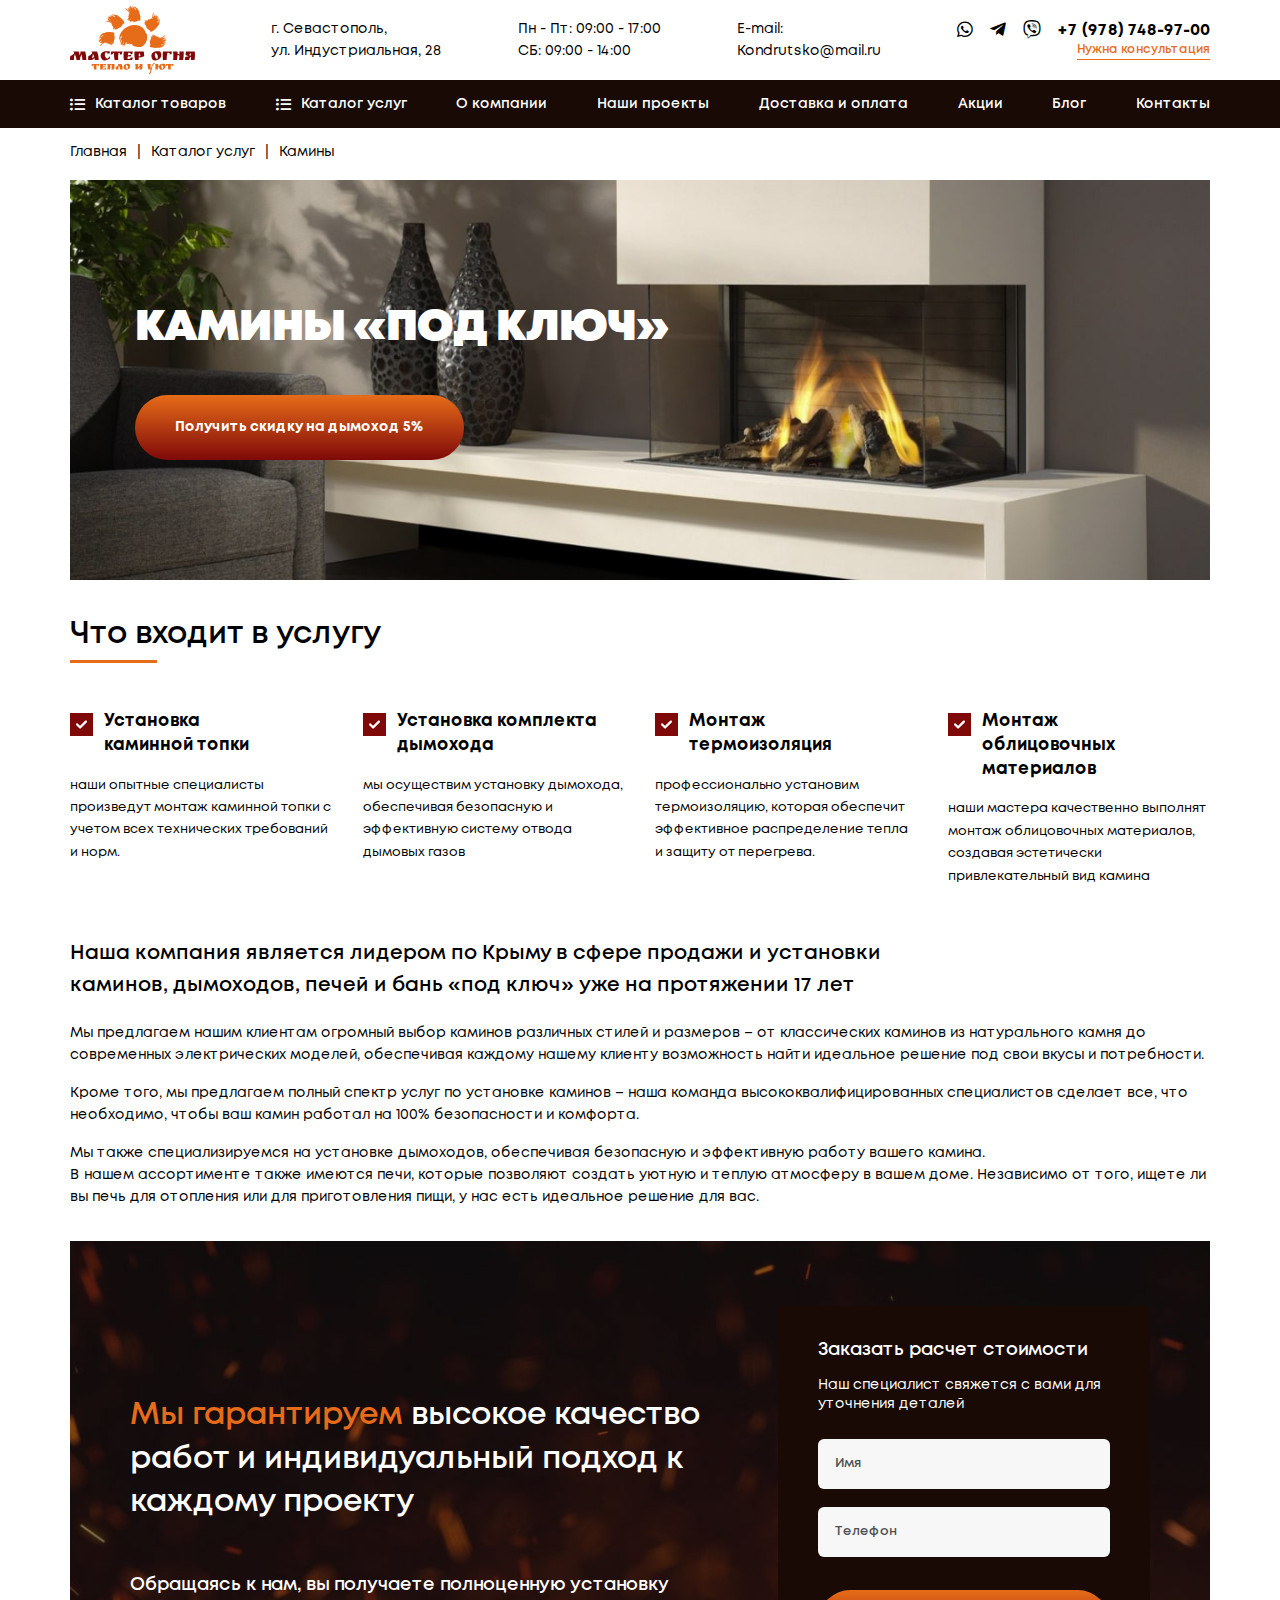
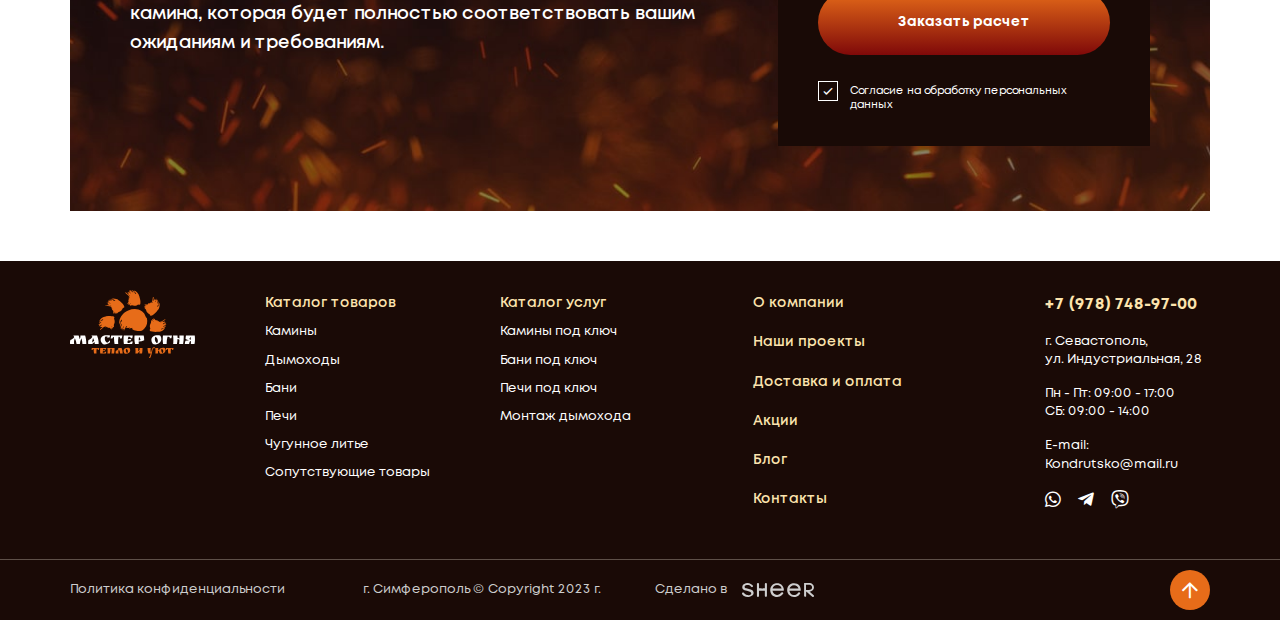
<file: service.html>
<!DOCTYPE html>
<!--[if lt IE 7]><html lang="ru" class="lt-ie9 lt-ie8 lt-ie7"><![endif]-->
<!--[if IE 7]><html lang="ru" class="lt-ie9 lt-ie8"><![endif]-->
<!--[if IE 8]><html lang="ru" class="lt-ie9"><![endif]-->
<!--[if gt IE 8]><!-->
<html lang="ru">
<!--<![endif]-->
<head>
	<meta charset="utf-8" />
	<title>Заголовок</title>
	<meta http-equiv="X-UA-Compatible" content="IE=edge" />
	<meta name="viewport" content="width=device-width, initial-scale=1.0" />
	<meta name="format-detection" content="telephone=no" />
	<link rel="shortcut icon" href="favicon.png" />
	<link rel="stylesheet" href="libs/bootstrap/bootstrap-grid.css" />
	<link rel="stylesheet" href="libs/fontawesome-free-5.12.0-web/css/all.min.css" />
	<link rel="stylesheet" href="libs/ion.rangeSlider-master/css/ion.rangeSlider.min.css" />
	<link rel="stylesheet" href="libs/fancybox/jquery.fancybox.css" />
	<link rel="stylesheet" href="libs/slick-1.5.9/slick/slick.css" />
	<link rel="stylesheet" href="libs/slick-1.5.9/slick/slick-theme.css" />
	<link rel="stylesheet" href="css/fonts.css" />
	<link rel="stylesheet" href="css/main.css?ver=1.23" />
	<link rel="stylesheet" href="css/media.css?ver=1.23" />
</head>
<body>

	<div class="wrapper">

		<header class="header">
			<div class="header-top">
				<div class="container">
					<div class="header__wrapper">
						<a href="#" class="logo">
							<img src="img/logo.svg" alt="alt">
						</a>
						<div class="header__item">г. Севастополь, <br>ул. Индустриальная, 28</div>
						<div class="header__item">Пн - Пт: 09:00 - 17:00 <br>СБ: 09:00 - 14:00</div>
						<div class="header__item">E-mail: <br><a href="mailto:Kondrutsko@mail.ru">Kondrutsko@mail.ru</a></div>
						<div class="header__contacts">
							<div class="line-contacts">
								<ul class="social-list">
									<li><a href="#"><i class="fab fa-whatsapp"></i></a></li>
									<li><a href="#"><i class="fab fa-telegram-plane"></i></a></li>
									<li><a href="#"><i class="fab fa-viber"></i></a></li>
								</ul>
								<a href="tel:+79787489700" class="phone-main">+7 (978) 748-97-00</a>
							</div>
							<a href="#" class="link-page">Нужна консультация</a>
						</div>
						<a href="tel:+8772527250" class="phone-mobile"><i class="fas fa-phone-alt"></i></a>
						<span class='sandwich'>
							<span class='sw-topper'></span>
							<span class='sw-bottom'></span>
							<span class='sw-footer'></span>
						</span>
					</div>
				</div>
			</div>
			<div class="header-bottom">
				<div class="container">
					<ul class="menu">
						<li class="menu__haschild">
							<a href="#">Каталог товаров</a>
							<div class="menu-dropdown">
								<ul>
									<li class="menu-dropdown__haschild">
										<a href="#">Камины </a>
										<div class="subdropdown-menu">
											<div class="row">
												<div class="col-lg-4">
													<div class="subdropdown-menu__title">Дровяные</div>
													<a href="#" class="subdropdown-menu__name">Стальные</a>
													<ul>
														<li><a href="#">С прямым стеклом</a></li>
														<li><a href="#">С Г-образным стеклом</a></li>
														<li><a href="#">С П-образным стеклом</a></li>
													</ul>
													<a href="#" class="subdropdown-menu__name">Чугунные</a>
													<ul>
														<li><a href="#">С прямым стеклом</a></li>
														<li><a href="#">С Г-образным стеклом</a></li>
														<li><a href="#">С П-образным стеклом</a></li>
													</ul>
												</div>
												<div class="col-lg-4">
													<div class="subdropdown-menu__title">Электрические</div>
													<a href="#" class="subdropdown-menu__name">Паровые</a>
													<ul>
														<li><a href="#">Классический очаг</a></li>
														<li><a href="#">Широкий очаг</a></li>
														<li><a href="#">Линейный очаг</a></li>
													</ul>
													<a href="#" class="subdropdown-menu__name">Ламповые</a>
													<ul>
														<li><a href="#">Классический очаг</a></li>
														<li><a href="#">Широкий очаг</a></li>
														<li><a href="#">Линейный очаг</a></li>
													</ul>
												</div>
												<div class="col-lg-4">
													<div class="subdropdown-menu__title">Биокамины</div>
													<a href="#" class="subdropdown-menu__name">Биокамины</a>
													<ul>
														<li><a href="#">Встраиваемый</a></li>
														<li><a href="#">Подвесной</a></li>
													</ul>
													<a href="#" class="subdropdown-menu__name">Топливный блок</a>
												</div>
											</div>
										</div>
									</li>
									<li class="menu-dropdown__haschild">
										<a href="#">Дымоходы </a>
										<div class="subdropdown-menu">
											<div class="row">
												<div class="col-lg-4">
													<div class="subdropdown-menu__title">Дымоходы</div>
													<a href="#" class="subdropdown-menu__name">Стальные</a>
													<ul>
														<li><a href="#">С прямым стеклом</a></li>
														<li><a href="#">С Г-образным стеклом</a></li>
														<li><a href="#">С П-образным стеклом</a></li>
													</ul>
													<a href="#" class="subdropdown-menu__name">Чугунные</a>
													<ul>
														<li><a href="#">С прямым стеклом</a></li>
														<li><a href="#">С Г-образным стеклом</a></li>
														<li><a href="#">С П-образным стеклом</a></li>
													</ul>
												</div>
												<div class="col-lg-4">
													<div class="subdropdown-menu__title">Дымоходы</div>
													<a href="#" class="subdropdown-menu__name">Паровые</a>
													<ul>
														<li><a href="#">Классический очаг</a></li>
														<li><a href="#">Широкий очаг</a></li>
														<li><a href="#">Линейный очаг</a></li>
													</ul>
													<a href="#" class="subdropdown-menu__name">Ламповые</a>
													<ul>
														<li><a href="#">Классический очаг</a></li>
														<li><a href="#">Широкий очаг</a></li>
														<li><a href="#">Линейный очаг</a></li>
													</ul>
												</div>
												<div class="col-lg-4">
													<div class="subdropdown-menu__title">Дымоходы</div>
													<a href="#" class="subdropdown-menu__name">Паровые</a>
													<ul>
														<li><a href="#">Классический очаг</a></li>
														<li><a href="#">Широкий очаг</a></li>
														<li><a href="#">Линейный очаг</a></li>
													</ul>
													<a href="#" class="subdropdown-menu__name">Ламповые</a>
													<ul>
														<li><a href="#">Классический очаг</a></li>
														<li><a href="#">Широкий очаг</a></li>
														<li><a href="#">Линейный очаг</a></li>
													</ul>
												</div>
											</div>
										</div>
									</li>
									<li class="menu-dropdown__haschild">
										<a href="#">Банные печи</a>
										<div class="subdropdown-menu">
											<div class="row">
												<div class="col-lg-4">
													<div class="subdropdown-menu__title">Банные печи</div>
													<a href="#" class="subdropdown-menu__name">Стальные</a>
													<ul>
														<li><a href="#">С прямым стеклом</a></li>
														<li><a href="#">С Г-образным стеклом</a></li>
														<li><a href="#">С П-образным стеклом</a></li>
													</ul>
													<a href="#" class="subdropdown-menu__name">Чугунные</a>
													<ul>
														<li><a href="#">С прямым стеклом</a></li>
														<li><a href="#">С Г-образным стеклом</a></li>
														<li><a href="#">С П-образным стеклом</a></li>
													</ul>
												</div>
												<div class="col-lg-4">
													<div class="subdropdown-menu__title">Банные печи</div>
													<a href="#" class="subdropdown-menu__name">Паровые</a>
													<ul>
														<li><a href="#">Классический очаг</a></li>
														<li><a href="#">Широкий очаг</a></li>
														<li><a href="#">Линейный очаг</a></li>
													</ul>
													<a href="#" class="subdropdown-menu__name">Ламповые</a>
													<ul>
														<li><a href="#">Классический очаг</a></li>
														<li><a href="#">Широкий очаг</a></li>
														<li><a href="#">Линейный очаг</a></li>
													</ul>
												</div>
												<div class="col-lg-4">
													<div class="subdropdown-menu__title">Банные печи</div>
													<a href="#" class="subdropdown-menu__name">Паровые</a>
													<ul>
														<li><a href="#">Классический очаг</a></li>
														<li><a href="#">Широкий очаг</a></li>
														<li><a href="#">Линейный очаг</a></li>
													</ul>
													<a href="#" class="subdropdown-menu__name">Ламповые</a>
													<ul>
														<li><a href="#">Классический очаг</a></li>
														<li><a href="#">Широкий очаг</a></li>
														<li><a href="#">Линейный очаг</a></li>
													</ul>
												</div>
											</div>
										</div>
									</li>
									<li class="menu-dropdown__haschild">
										<a href="#">Печи-камины </a>
										<div class="subdropdown-menu">
											<div class="row">
												<div class="col-lg-4">
													<div class="subdropdown-menu__title">Печи-камины</div>
													<a href="#" class="subdropdown-menu__name">Стальные</a>
													<ul>
														<li><a href="#">С прямым стеклом</a></li>
														<li><a href="#">С Г-образным стеклом</a></li>
														<li><a href="#">С П-образным стеклом</a></li>
													</ul>
													<a href="#" class="subdropdown-menu__name">Чугунные</a>
													<ul>
														<li><a href="#">С прямым стеклом</a></li>
														<li><a href="#">С Г-образным стеклом</a></li>
														<li><a href="#">С П-образным стеклом</a></li>
													</ul>
												</div>
												<div class="col-lg-4">
													<div class="subdropdown-menu__title">Печи-камины</div>
													<a href="#" class="subdropdown-menu__name">Паровые</a>
													<ul>
														<li><a href="#">Классический очаг</a></li>
														<li><a href="#">Широкий очаг</a></li>
														<li><a href="#">Линейный очаг</a></li>
													</ul>
													<a href="#" class="subdropdown-menu__name">Ламповые</a>
													<ul>
														<li><a href="#">Классический очаг</a></li>
														<li><a href="#">Широкий очаг</a></li>
														<li><a href="#">Линейный очаг</a></li>
													</ul>
												</div>
												<div class="col-lg-4">
													<div class="subdropdown-menu__title">Печи-камины</div>
													<a href="#" class="subdropdown-menu__name">Паровые</a>
													<ul>
														<li><a href="#">Классический очаг</a></li>
														<li><a href="#">Широкий очаг</a></li>
														<li><a href="#">Линейный очаг</a></li>
													</ul>
													<a href="#" class="subdropdown-menu__name">Ламповые</a>
													<ul>
														<li><a href="#">Классический очаг</a></li>
														<li><a href="#">Широкий очаг</a></li>
														<li><a href="#">Линейный очаг</a></li>
													</ul>
												</div>
											</div>
										</div>
									</li>
									<li class="menu-dropdown__haschild">
										<a href="#">Чугунное литье </a>
										<div class="subdropdown-menu">
											<div class="row">
												<div class="col-lg-4">
													<div class="subdropdown-menu__title">Чугунное литье</div>
													<a href="#" class="subdropdown-menu__name">Стальные</a>
													<ul>
														<li><a href="#">С прямым стеклом</a></li>
														<li><a href="#">С Г-образным стеклом</a></li>
														<li><a href="#">С П-образным стеклом</a></li>
													</ul>
													<a href="#" class="subdropdown-menu__name">Чугунные</a>
													<ul>
														<li><a href="#">С прямым стеклом</a></li>
														<li><a href="#">С Г-образным стеклом</a></li>
														<li><a href="#">С П-образным стеклом</a></li>
													</ul>
												</div>
												<div class="col-lg-4">
													<div class="subdropdown-menu__title">Чугунное литье</div>
													<a href="#" class="subdropdown-menu__name">Паровые</a>
													<ul>
														<li><a href="#">Классический очаг</a></li>
														<li><a href="#">Широкий очаг</a></li>
														<li><a href="#">Линейный очаг</a></li>
													</ul>
													<a href="#" class="subdropdown-menu__name">Ламповые</a>
													<ul>
														<li><a href="#">Классический очаг</a></li>
														<li><a href="#">Широкий очаг</a></li>
														<li><a href="#">Линейный очаг</a></li>
													</ul>
												</div>
												<div class="col-lg-4">
													<div class="subdropdown-menu__title">Чугунное литье</div>
													<a href="#" class="subdropdown-menu__name">Паровые</a>
													<ul>
														<li><a href="#">Классический очаг</a></li>
														<li><a href="#">Широкий очаг</a></li>
														<li><a href="#">Линейный очаг</a></li>
													</ul>
													<a href="#" class="subdropdown-menu__name">Ламповые</a>
													<ul>
														<li><a href="#">Классический очаг</a></li>
														<li><a href="#">Широкий очаг</a></li>
														<li><a href="#">Линейный очаг</a></li>
													</ul>
												</div>
											</div>
										</div>
									</li>
									<li class="menu-dropdown__haschild">
										<a href="#">Сопутствующие товары </a>
										<div class="subdropdown-menu">
											<div class="row">
												<div class="col-lg-4">
													<div class="subdropdown-menu__title">Сопутствующие товары</div>
													<a href="#" class="subdropdown-menu__name">Стальные</a>
													<ul>
														<li><a href="#">С прямым стеклом</a></li>
														<li><a href="#">С Г-образным стеклом</a></li>
														<li><a href="#">С П-образным стеклом</a></li>
													</ul>
													<a href="#" class="subdropdown-menu__name">Чугунные</a>
													<ul>
														<li><a href="#">С прямым стеклом</a></li>
														<li><a href="#">С Г-образным стеклом</a></li>
														<li><a href="#">С П-образным стеклом</a></li>
													</ul>
												</div>
												<div class="col-lg-4">
													<div class="subdropdown-menu__title">Сопутствующие товары</div>
													<a href="#" class="subdropdown-menu__name">Паровые</a>
													<ul>
														<li><a href="#">Классический очаг</a></li>
														<li><a href="#">Широкий очаг</a></li>
														<li><a href="#">Линейный очаг</a></li>
													</ul>
													<a href="#" class="subdropdown-menu__name">Ламповые</a>
													<ul>
														<li><a href="#">Классический очаг</a></li>
														<li><a href="#">Широкий очаг</a></li>
														<li><a href="#">Линейный очаг</a></li>
													</ul>
												</div>
												<div class="col-lg-4">
													<div class="subdropdown-menu__title">Сопутствующие товары</div>
													<a href="#" class="subdropdown-menu__name">Паровые</a>
													<ul>
														<li><a href="#">Классический очаг</a></li>
														<li><a href="#">Широкий очаг</a></li>
														<li><a href="#">Линейный очаг</a></li>
													</ul>
													<a href="#" class="subdropdown-menu__name">Ламповые</a>
													<ul>
														<li><a href="#">Классический очаг</a></li>
														<li><a href="#">Широкий очаг</a></li>
														<li><a href="#">Линейный очаг</a></li>
													</ul>
												</div>
											</div>
										</div>
									</li>
									<li class="menu-dropdown__haschild">
										<a href="#">Теплоизоляция </a>
										<div class="subdropdown-menu">
											<div class="row">
												<div class="col-lg-4">
													<div class="subdropdown-menu__title">Теплоизоляция</div>
													<a href="#" class="subdropdown-menu__name">Стальные</a>
													<ul>
														<li><a href="#">С прямым стеклом</a></li>
														<li><a href="#">С Г-образным стеклом</a></li>
														<li><a href="#">С П-образным стеклом</a></li>
													</ul>
													<a href="#" class="subdropdown-menu__name">Чугунные</a>
													<ul>
														<li><a href="#">С прямым стеклом</a></li>
														<li><a href="#">С Г-образным стеклом</a></li>
														<li><a href="#">С П-образным стеклом</a></li>
													</ul>
												</div>
												<div class="col-lg-4">
													<div class="subdropdown-menu__title">Теплоизоляция</div>
													<a href="#" class="subdropdown-menu__name">Паровые</a>
													<ul>
														<li><a href="#">Классический очаг</a></li>
														<li><a href="#">Широкий очаг</a></li>
														<li><a href="#">Линейный очаг</a></li>
													</ul>
													<a href="#" class="subdropdown-menu__name">Ламповые</a>
													<ul>
														<li><a href="#">Классический очаг</a></li>
														<li><a href="#">Широкий очаг</a></li>
														<li><a href="#">Линейный очаг</a></li>
													</ul>
												</div>
												<div class="col-lg-4">
													<div class="subdropdown-menu__title">Теплоизоляция</div>
													<a href="#" class="subdropdown-menu__name">Паровые</a>
													<ul>
														<li><a href="#">Классический очаг</a></li>
														<li><a href="#">Широкий очаг</a></li>
														<li><a href="#">Линейный очаг</a></li>
													</ul>
													<a href="#" class="subdropdown-menu__name">Ламповые</a>
													<ul>
														<li><a href="#">Классический очаг</a></li>
														<li><a href="#">Широкий очаг</a></li>
														<li><a href="#">Линейный очаг</a></li>
													</ul>
												</div>
											</div>
										</div>
									</li>
									<li class="menu-dropdown__haschild">
										<a href="#">Дымоходы </a>
										<div class="subdropdown-menu">
											<div class="row">
												<div class="col-lg-4">
													<div class="subdropdown-menu__title">Дымоходы</div>
													<a href="#" class="subdropdown-menu__name">Стальные</a>
													<ul>
														<li><a href="#">С прямым стеклом</a></li>
														<li><a href="#">С Г-образным стеклом</a></li>
														<li><a href="#">С П-образным стеклом</a></li>
													</ul>
													<a href="#" class="subdropdown-menu__name">Чугунные</a>
													<ul>
														<li><a href="#">С прямым стеклом</a></li>
														<li><a href="#">С Г-образным стеклом</a></li>
														<li><a href="#">С П-образным стеклом</a></li>
													</ul>
												</div>
												<div class="col-lg-4">
													<div class="subdropdown-menu__title">Дымоходы</div>
													<a href="#" class="subdropdown-menu__name">Паровые</a>
													<ul>
														<li><a href="#">Классический очаг</a></li>
														<li><a href="#">Широкий очаг</a></li>
														<li><a href="#">Линейный очаг</a></li>
													</ul>
													<a href="#" class="subdropdown-menu__name">Ламповые</a>
													<ul>
														<li><a href="#">Классический очаг</a></li>
														<li><a href="#">Широкий очаг</a></li>
														<li><a href="#">Линейный очаг</a></li>
													</ul>
												</div>
												<div class="col-lg-4">
													<div class="subdropdown-menu__title">Дымоходы</div>
													<a href="#" class="subdropdown-menu__name">Паровые</a>
													<ul>
														<li><a href="#">Классический очаг</a></li>
														<li><a href="#">Широкий очаг</a></li>
														<li><a href="#">Линейный очаг</a></li>
													</ul>
													<a href="#" class="subdropdown-menu__name">Ламповые</a>
													<ul>
														<li><a href="#">Классический очаг</a></li>
														<li><a href="#">Широкий очаг</a></li>
														<li><a href="#">Линейный очаг</a></li>
													</ul>
												</div>
											</div>
										</div>
									</li>
								</ul>
							</div>
						</li>
						<li class="menu__haschild">
							<a href="#">Каталог услуг</a>
							<div class="menu-dropdown">
								<ul>
									<li><a href="#">Камины под ключ</a></li>
									<li><a href="#">Бани под ключ</a></li>
									<li><a href="#">Печи под ключ</a></li>
									<li><a href="#">Монтаж дымохода</a></li>
								</ul>
							</div>
						</li>
						<li><a href="#">О компании</a></li>
						<li><a href="#">Наши проекты</a></li>
						<li><a href="#">Доставка и оплата</a></li>
						<li><a href="#">Акции</a></li>
						<li><a href="#">Блог</a></li>
						<li><a href="#">Контакты</a></li>
					</ul>
					<div class="header-bottom__mobile">
						<div class="header__item">г. Севастополь, <br>ул. Индустриальная, 28</div>
						<div class="header__item">Пн - Пт: 09:00 - 17:00 <br>СБ: 09:00 - 14:00</div>
						<div class="header__item">E-mail: <br><a href="mailto:Kondrutsko@mail.ru">Kondrutsko@mail.ru</a></div>
						<div class="header__contacts">
							<div class="line-contacts">
								<ul class="social-list">
									<li><a href="#"><i class="fab fa-whatsapp"></i></a></li>
									<li><a href="#"><i class="fab fa-telegram-plane"></i></a></li>
									<li><a href="#"><i class="fab fa-viber"></i></a></li>
								</ul>
								<a href="tel:+79787489700" class="phone-main">+7 (978) 748-97-00</a>
							</div>
							<a href="#" class="link-page">Нужна консультация</a>
						</div>
					</div>
				</div>
			</div>
		</header>

		<section class="page-service">
			<div class="container">
				<ul class="breadcrumbs">
					<li><a href="#">Главная</a></li>
					<li><a href="#">Каталог услуг</a></li>
					<li>Камины</li>
				</ul>
				<div class="billbord-page">
					<h1 class="title-billbord">камины «под ключ»</h1>
					<a href="#" class="btn-main">Получить скидку на дымоход 5%</a>
				</div>
				<h2 class="title-section">Что входит в услугу</h2>
				<div class="row">
					<div class="col-lg-3 col-md-4 col-sm-6">
						<div class="item-include">
							<div class="item-include__title">Установка <br>каминной топки</div>
							<p>наши опытные специалисты произведут монтаж каминной топки с учетом всех технических требований и норм.</p>
						</div>
					</div>
					<div class="col-lg-3 col-md-4 col-sm-6">
						<div class="item-include">
							<div class="item-include__title">Установка комплекта дымохода</div>
							<p>мы осуществим установку дымохода, обеспечивая безопасную и эффективную систему отвода дымовых газов</p>
						</div>
					</div>
					<div class="col-lg-3 col-md-4 col-sm-6">
						<div class="item-include">
							<div class="item-include__title">Монтаж термоизоляция</div>
							<p>профессионально установим термоизоляцию, которая обеспечит эффективное распределение тепла и защиту от перегрева.</p>
						</div>
					</div>
					<div class="col-lg-3 col-md-4 col-sm-6">
						<div class="item-include">
							<div class="item-include__title">Монтаж облицовочных материалов</div>
							<p>наши мастера качественно выполнят монтаж облицовочных материалов, создавая эстетически привлекательный вид камина</p>
						</div>
					</div>
				</div>
				<div class="article-content">
					<h2>Наша компания является лидером по Крыму в сфере продажи и установки <br>каминов, дымоходов, печей и бань «под ключ» уже на протяжении 17 лет</h2>
					<p>Мы предлагаем нашим клиентам огромный выбор каминов различных стилей и размеров – от классических каминов из натурального камня до современных электрических моделей, обеспечивая каждому нашему клиенту возможность найти идеальное решение под свои вкусы и потребности.</p>
					<p>Кроме того, мы предлагаем полный спектр услуг по установке каминов – наша команда высококвалифицированных специалистов сделает все, что необходимо, чтобы ваш камин работал на 100% безопасности и комфорта.</p>
					<p>Мы также специализируемся на установке дымоходов, обеспечивая безопасную и эффективную работу вашего камина. <br>В нашем ассортименте также имеются печи, которые позволяют создать уютную и теплую атмосферу в вашем доме. Независимо от того, ищете ли вы печь для отопления или для приготовления пищи, у нас есть идеальное решение для вас.</p>
				</div>
				<div class="form-page">
					<div class="row align-items-center">
						<div class="col-lg-7">
							<div class="title-section"><span>Мы гарантируем</span> высокое качество работ и индивидуальный подход к каждому проекту</div>
							<div class="title-small">Обращаясь к нам, вы получаете полноценную установку камина, которая будет полностью соответствовать вашим ожиданиям и требованиям.</div>
						</div>
						<div class="col-lg-5">
							<div class="block-form">
								<div class="title-small">Заказать расчет стоимости</div>
								<div class="descr-form">Наш специалист свяжется с вами для уточнения деталей</div>
								<form>
									<div class="item-form">
										<input type="text" placeholder="Имя" required="required">
									</div>
									<div class="item-form">
										<input type="text" placeholder="Телефон" class="input-phone" required="required">
									</div>
									<div class="btn-main">
										<input type="submit" value="Заказать расчет">
									</div>
									<div class="checkbox">
										<label>
											<input type="checkbox" required="required" checked="checked" />
											<span>Согласие на обработку персональных данных</span>
										</label>
									</div>
								</form>
							</div>
						</div>
					</div>
				</div>
			</div>
		</section>

		<footer class="footer">
			<div class="container">
				<div class="row">
					<div class="col-lg-2">
						<a href="#" class="logo">
							<img src="img/logo2.svg" alt="alt">
						</a>
					</div>
					<div class="col-lg-2">
						<div class="footer__title">Каталог товаров  <i class="far fa-chevron-down"></i></div>
						<div class="footer__content">
							<ul class="footer__nav">
								<li><a href="#">Камины</a></li>
								<li><a href="#">Дымоходы</a></li>
								<li><a href="#">Бани</a></li>
								<li><a href="#">Печи</a></li>
								<li><a href="#">Чугунное литье</a></li>
								<li><a href="#">Сопутствующие товары</a></li>
							</ul>
						</div>
					</div>
					<div class="col-lg-3 footer__catalog">
						<div class="footer__title">Каталог услуг  <i class="far fa-chevron-down"></i></div>
						<div class="footer__content">
							<ul class="footer__nav">
								<li><a href="#">Камины под ключ</a></li>
								<li><a href="#">Бани под ключ</a></li>
								<li><a href="#">Печи под ключ</a></li>
								<li><a href="#">Монтаж дымохода</a></li>
							</ul>
						</div>
					</div>
					<div class="col-lg-3">
						<ul class="footer__nav footer__nav_big">
							<li><a href="#">О компании</a></li>
							<li><a href="#">Наши проекты</a></li>
							<li><a href="#">Доставка и оплата</a></li>
							<li><a href="#">Акции</a></li>
							<li><a href="#">Блог</a></li>
							<li><a href="#">Контакты</a></li>
						</ul>
					</div>
					<div class="col-lg-2">
						<div class="footer__contacts">
							<a href="tel:+79787489700" class="phone-main">+7 (978) 748-97-00</a>
							<p>г. Севастополь, <br>ул. Индустриальная, 28</p>
							<p>Пн - Пт: 09:00 - 17:00 <br>СБ: 09:00 - 14:00</p>
							<p>E-mail: <br><a href="mailto:Kondrutsko@mail.ru">Kondrutsko@mail.ru</a></p>
							<ul class="social-list">
								<li><a href="#"><i class="fab fa-whatsapp"></i></a></li>
								<li><a href="#"><i class="fab fa-telegram-plane"></i></a></li>
								<li><a href="#"><i class="fab fa-viber"></i></a></li>
							</ul>
						</div>
					</div>
				</div>
			</div>
			<div class="footer-bottom">
				<div class="container">
					<div class="row align-items-center">
						<div class="col-lg-3">
							<a href="#">Политика конфиденциальности </a>
						</div>
						<div class="col-lg-3">
							<p>г. Симферополь © Copyright  2023 г.</p>
						</div>
						<div class="col-lg">
							<div class="create">Сделано в <a href="#"><img src="img/copy.svg" alt="alt"></a></div>
						</div>
						<div class="col-xl-4 col-lg">
							<a href="#" class="btn_top"><i class="far fa-arrow-up"></i></a>
						</div>
					</div>
				</div>
			</div>
		</footer>
		
	</div>

	<!--[if lt IE 9]>
	<script src="libs/html5shiv/es5-shim.min.js"></script>
	<script src="libs/html5shiv/html5shiv.min.js"></script>
	<script src="libs/html5shiv/html5shiv-printshiv.min.js"></script>
	<script src="libs/respond/respond.min.js"></script>
<![endif]-->
<script src="libs/jquery/jquery-3.6.0.min.js"></script>
<script src="libs/jquery-mousewheel/jquery.mousewheel.min.js"></script>
<script src="libs/fancybox/jquery.fancybox.pack.js"></script>
<script src="libs/slick-1.5.9/slick/slick.min.js"></script>
<script src="libs/scroll2id/PageScroll2id.min.js"></script>
<script src="libs/mask/jquery.maskedinput.js"></script>
<script src="libs/ion.rangeSlider-master/js/ion.rangeSlider.min.js"></script>
<script src="libs/jQueryFormStyler-master/jquery.formstyler.min.js"></script>
<script src="js/common.js?ver=1.23"></script>
<!-- Yandex.Metrika counter --><!-- /Yandex.Metrika counter -->
<!-- Google Analytics counter --><!-- /Google Analytics counter -->
</body>
</html>
</file>
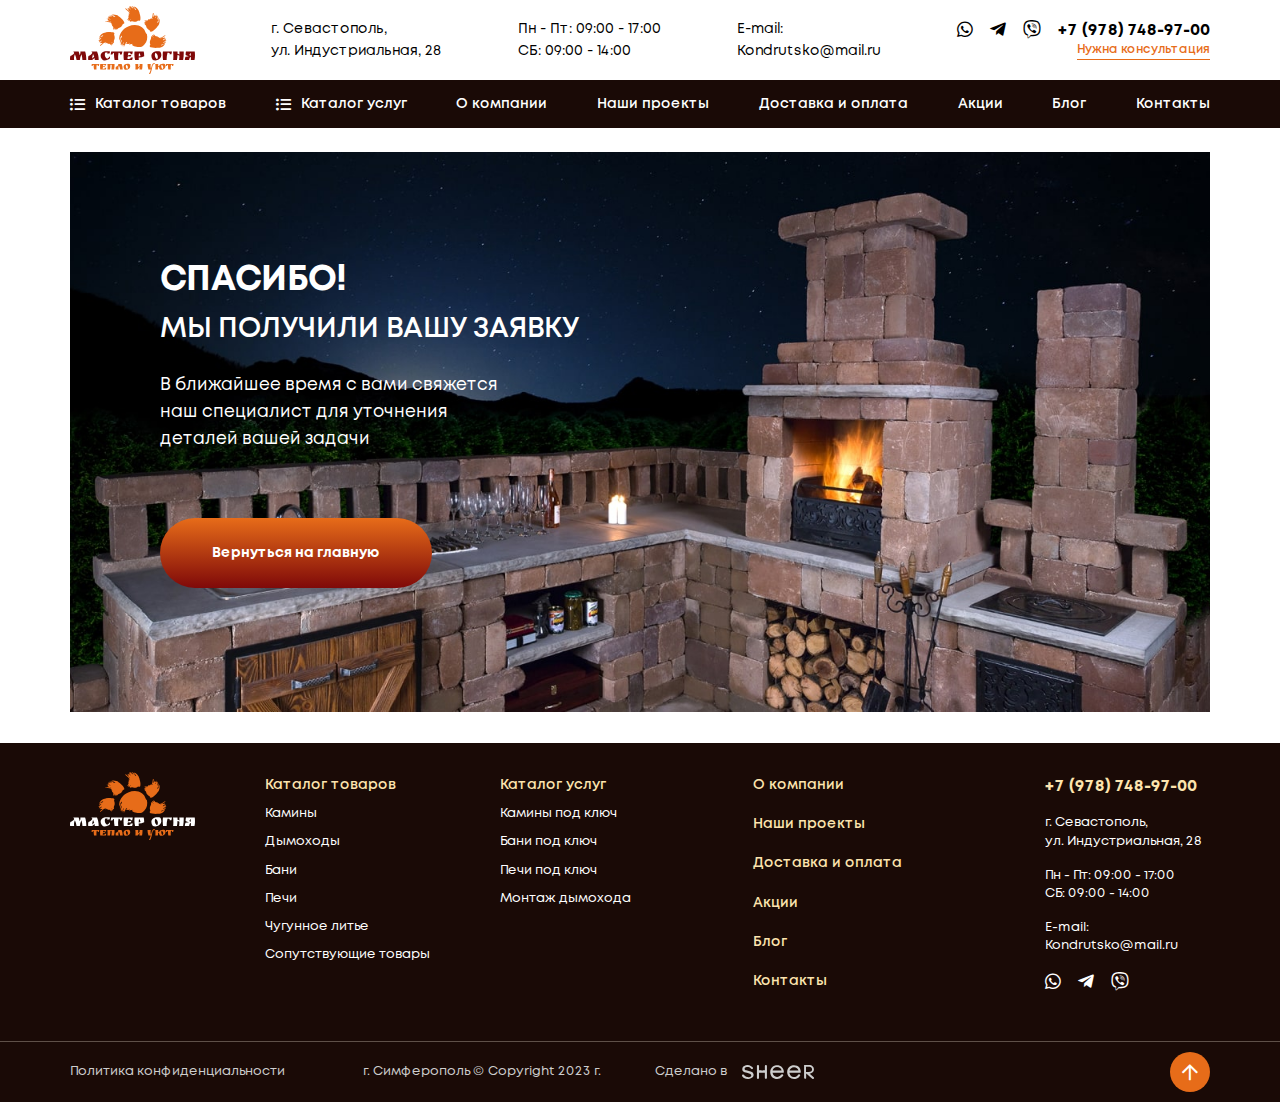
<file: thanks.html>
<!DOCTYPE html>
<!--[if lt IE 7]><html lang="ru" class="lt-ie9 lt-ie8 lt-ie7"><![endif]-->
<!--[if IE 7]><html lang="ru" class="lt-ie9 lt-ie8"><![endif]-->
<!--[if IE 8]><html lang="ru" class="lt-ie9"><![endif]-->
<!--[if gt IE 8]><!-->
<html lang="ru">
<!--<![endif]-->
<head>
	<meta charset="utf-8" />
	<title>Заголовок</title>
	<meta http-equiv="X-UA-Compatible" content="IE=edge" />
	<meta name="viewport" content="width=device-width, initial-scale=1.0" />
	<meta name="format-detection" content="telephone=no" />
	<link rel="shortcut icon" href="favicon.png" />
	<link rel="stylesheet" href="libs/bootstrap/bootstrap-grid.css" />
	<link rel="stylesheet" href="libs/fontawesome-free-5.12.0-web/css/all.min.css" />
	<link rel="stylesheet" href="libs/ion.rangeSlider-master/css/ion.rangeSlider.min.css" />
	<link rel="stylesheet" href="libs/fancybox/jquery.fancybox.css" />
	<link rel="stylesheet" href="libs/slick-1.5.9/slick/slick.css" />
	<link rel="stylesheet" href="libs/slick-1.5.9/slick/slick-theme.css" />
	<link rel="stylesheet" href="css/fonts.css" />
	<link rel="stylesheet" href="css/main.css?ver=1.23" />
	<link rel="stylesheet" href="css/media.css?ver=1.23" />
</head>
<body>

	<div class="wrapper">

		<header class="header">
			<div class="header-top">
				<div class="container">
					<div class="header__wrapper">
						<a href="#" class="logo">
							<img src="img/logo.svg" alt="alt">
						</a>
						<div class="header__item">г. Севастополь, <br>ул. Индустриальная, 28</div>
						<div class="header__item">Пн - Пт: 09:00 - 17:00 <br>СБ: 09:00 - 14:00</div>
						<div class="header__item">E-mail: <br><a href="mailto:Kondrutsko@mail.ru">Kondrutsko@mail.ru</a></div>
						<div class="header__contacts">
							<div class="line-contacts">
								<ul class="social-list">
									<li><a href="#"><i class="fab fa-whatsapp"></i></a></li>
									<li><a href="#"><i class="fab fa-telegram-plane"></i></a></li>
									<li><a href="#"><i class="fab fa-viber"></i></a></li>
								</ul>
								<a href="tel:+79787489700" class="phone-main">+7 (978) 748-97-00</a>
							</div>
							<a href="#" class="link-page">Нужна консультация</a>
						</div>
						<a href="tel:+8772527250" class="phone-mobile"><i class="fas fa-phone-alt"></i></a>
						<span class='sandwich'>
							<span class='sw-topper'></span>
							<span class='sw-bottom'></span>
							<span class='sw-footer'></span>
						</span>
					</div>
				</div>
			</div>
			<div class="header-bottom">
				<div class="container">
					<ul class="menu">
						<li class="menu__haschild">
							<a href="#">Каталог товаров</a>
							<div class="menu-dropdown">
								<ul>
									<li class="menu-dropdown__haschild">
										<a href="#">Камины </a>
										<div class="subdropdown-menu">
											<div class="row">
												<div class="col-lg-4">
													<div class="subdropdown-menu__title">Дровяные</div>
													<a href="#" class="subdropdown-menu__name">Стальные</a>
													<ul>
														<li><a href="#">С прямым стеклом</a></li>
														<li><a href="#">С Г-образным стеклом</a></li>
														<li><a href="#">С П-образным стеклом</a></li>
													</ul>
													<a href="#" class="subdropdown-menu__name">Чугунные</a>
													<ul>
														<li><a href="#">С прямым стеклом</a></li>
														<li><a href="#">С Г-образным стеклом</a></li>
														<li><a href="#">С П-образным стеклом</a></li>
													</ul>
												</div>
												<div class="col-lg-4">
													<div class="subdropdown-menu__title">Электрические</div>
													<a href="#" class="subdropdown-menu__name">Паровые</a>
													<ul>
														<li><a href="#">Классический очаг</a></li>
														<li><a href="#">Широкий очаг</a></li>
														<li><a href="#">Линейный очаг</a></li>
													</ul>
													<a href="#" class="subdropdown-menu__name">Ламповые</a>
													<ul>
														<li><a href="#">Классический очаг</a></li>
														<li><a href="#">Широкий очаг</a></li>
														<li><a href="#">Линейный очаг</a></li>
													</ul>
												</div>
												<div class="col-lg-4">
													<div class="subdropdown-menu__title">Биокамины</div>
													<a href="#" class="subdropdown-menu__name">Биокамины</a>
													<ul>
														<li><a href="#">Встраиваемый</a></li>
														<li><a href="#">Подвесной</a></li>
													</ul>
													<a href="#" class="subdropdown-menu__name">Топливный блок</a>
												</div>
											</div>
										</div>
									</li>
									<li class="menu-dropdown__haschild">
										<a href="#">Дымоходы </a>
										<div class="subdropdown-menu">
											<div class="row">
												<div class="col-lg-4">
													<div class="subdropdown-menu__title">Дымоходы</div>
													<a href="#" class="subdropdown-menu__name">Стальные</a>
													<ul>
														<li><a href="#">С прямым стеклом</a></li>
														<li><a href="#">С Г-образным стеклом</a></li>
														<li><a href="#">С П-образным стеклом</a></li>
													</ul>
													<a href="#" class="subdropdown-menu__name">Чугунные</a>
													<ul>
														<li><a href="#">С прямым стеклом</a></li>
														<li><a href="#">С Г-образным стеклом</a></li>
														<li><a href="#">С П-образным стеклом</a></li>
													</ul>
												</div>
												<div class="col-lg-4">
													<div class="subdropdown-menu__title">Дымоходы</div>
													<a href="#" class="subdropdown-menu__name">Паровые</a>
													<ul>
														<li><a href="#">Классический очаг</a></li>
														<li><a href="#">Широкий очаг</a></li>
														<li><a href="#">Линейный очаг</a></li>
													</ul>
													<a href="#" class="subdropdown-menu__name">Ламповые</a>
													<ul>
														<li><a href="#">Классический очаг</a></li>
														<li><a href="#">Широкий очаг</a></li>
														<li><a href="#">Линейный очаг</a></li>
													</ul>
												</div>
												<div class="col-lg-4">
													<div class="subdropdown-menu__title">Дымоходы</div>
													<a href="#" class="subdropdown-menu__name">Паровые</a>
													<ul>
														<li><a href="#">Классический очаг</a></li>
														<li><a href="#">Широкий очаг</a></li>
														<li><a href="#">Линейный очаг</a></li>
													</ul>
													<a href="#" class="subdropdown-menu__name">Ламповые</a>
													<ul>
														<li><a href="#">Классический очаг</a></li>
														<li><a href="#">Широкий очаг</a></li>
														<li><a href="#">Линейный очаг</a></li>
													</ul>
												</div>
											</div>
										</div>
									</li>
									<li class="menu-dropdown__haschild">
										<a href="#">Банные печи</a>
										<div class="subdropdown-menu">
											<div class="row">
												<div class="col-lg-4">
													<div class="subdropdown-menu__title">Банные печи</div>
													<a href="#" class="subdropdown-menu__name">Стальные</a>
													<ul>
														<li><a href="#">С прямым стеклом</a></li>
														<li><a href="#">С Г-образным стеклом</a></li>
														<li><a href="#">С П-образным стеклом</a></li>
													</ul>
													<a href="#" class="subdropdown-menu__name">Чугунные</a>
													<ul>
														<li><a href="#">С прямым стеклом</a></li>
														<li><a href="#">С Г-образным стеклом</a></li>
														<li><a href="#">С П-образным стеклом</a></li>
													</ul>
												</div>
												<div class="col-lg-4">
													<div class="subdropdown-menu__title">Банные печи</div>
													<a href="#" class="subdropdown-menu__name">Паровые</a>
													<ul>
														<li><a href="#">Классический очаг</a></li>
														<li><a href="#">Широкий очаг</a></li>
														<li><a href="#">Линейный очаг</a></li>
													</ul>
													<a href="#" class="subdropdown-menu__name">Ламповые</a>
													<ul>
														<li><a href="#">Классический очаг</a></li>
														<li><a href="#">Широкий очаг</a></li>
														<li><a href="#">Линейный очаг</a></li>
													</ul>
												</div>
												<div class="col-lg-4">
													<div class="subdropdown-menu__title">Банные печи</div>
													<a href="#" class="subdropdown-menu__name">Паровые</a>
													<ul>
														<li><a href="#">Классический очаг</a></li>
														<li><a href="#">Широкий очаг</a></li>
														<li><a href="#">Линейный очаг</a></li>
													</ul>
													<a href="#" class="subdropdown-menu__name">Ламповые</a>
													<ul>
														<li><a href="#">Классический очаг</a></li>
														<li><a href="#">Широкий очаг</a></li>
														<li><a href="#">Линейный очаг</a></li>
													</ul>
												</div>
											</div>
										</div>
									</li>
									<li class="menu-dropdown__haschild">
										<a href="#">Печи-камины </a>
										<div class="subdropdown-menu">
											<div class="row">
												<div class="col-lg-4">
													<div class="subdropdown-menu__title">Печи-камины</div>
													<a href="#" class="subdropdown-menu__name">Стальные</a>
													<ul>
														<li><a href="#">С прямым стеклом</a></li>
														<li><a href="#">С Г-образным стеклом</a></li>
														<li><a href="#">С П-образным стеклом</a></li>
													</ul>
													<a href="#" class="subdropdown-menu__name">Чугунные</a>
													<ul>
														<li><a href="#">С прямым стеклом</a></li>
														<li><a href="#">С Г-образным стеклом</a></li>
														<li><a href="#">С П-образным стеклом</a></li>
													</ul>
												</div>
												<div class="col-lg-4">
													<div class="subdropdown-menu__title">Печи-камины</div>
													<a href="#" class="subdropdown-menu__name">Паровые</a>
													<ul>
														<li><a href="#">Классический очаг</a></li>
														<li><a href="#">Широкий очаг</a></li>
														<li><a href="#">Линейный очаг</a></li>
													</ul>
													<a href="#" class="subdropdown-menu__name">Ламповые</a>
													<ul>
														<li><a href="#">Классический очаг</a></li>
														<li><a href="#">Широкий очаг</a></li>
														<li><a href="#">Линейный очаг</a></li>
													</ul>
												</div>
												<div class="col-lg-4">
													<div class="subdropdown-menu__title">Печи-камины</div>
													<a href="#" class="subdropdown-menu__name">Паровые</a>
													<ul>
														<li><a href="#">Классический очаг</a></li>
														<li><a href="#">Широкий очаг</a></li>
														<li><a href="#">Линейный очаг</a></li>
													</ul>
													<a href="#" class="subdropdown-menu__name">Ламповые</a>
													<ul>
														<li><a href="#">Классический очаг</a></li>
														<li><a href="#">Широкий очаг</a></li>
														<li><a href="#">Линейный очаг</a></li>
													</ul>
												</div>
											</div>
										</div>
									</li>
									<li class="menu-dropdown__haschild">
										<a href="#">Чугунное литье </a>
										<div class="subdropdown-menu">
											<div class="row">
												<div class="col-lg-4">
													<div class="subdropdown-menu__title">Чугунное литье</div>
													<a href="#" class="subdropdown-menu__name">Стальные</a>
													<ul>
														<li><a href="#">С прямым стеклом</a></li>
														<li><a href="#">С Г-образным стеклом</a></li>
														<li><a href="#">С П-образным стеклом</a></li>
													</ul>
													<a href="#" class="subdropdown-menu__name">Чугунные</a>
													<ul>
														<li><a href="#">С прямым стеклом</a></li>
														<li><a href="#">С Г-образным стеклом</a></li>
														<li><a href="#">С П-образным стеклом</a></li>
													</ul>
												</div>
												<div class="col-lg-4">
													<div class="subdropdown-menu__title">Чугунное литье</div>
													<a href="#" class="subdropdown-menu__name">Паровые</a>
													<ul>
														<li><a href="#">Классический очаг</a></li>
														<li><a href="#">Широкий очаг</a></li>
														<li><a href="#">Линейный очаг</a></li>
													</ul>
													<a href="#" class="subdropdown-menu__name">Ламповые</a>
													<ul>
														<li><a href="#">Классический очаг</a></li>
														<li><a href="#">Широкий очаг</a></li>
														<li><a href="#">Линейный очаг</a></li>
													</ul>
												</div>
												<div class="col-lg-4">
													<div class="subdropdown-menu__title">Чугунное литье</div>
													<a href="#" class="subdropdown-menu__name">Паровые</a>
													<ul>
														<li><a href="#">Классический очаг</a></li>
														<li><a href="#">Широкий очаг</a></li>
														<li><a href="#">Линейный очаг</a></li>
													</ul>
													<a href="#" class="subdropdown-menu__name">Ламповые</a>
													<ul>
														<li><a href="#">Классический очаг</a></li>
														<li><a href="#">Широкий очаг</a></li>
														<li><a href="#">Линейный очаг</a></li>
													</ul>
												</div>
											</div>
										</div>
									</li>
									<li class="menu-dropdown__haschild">
										<a href="#">Сопутствующие товары </a>
										<div class="subdropdown-menu">
											<div class="row">
												<div class="col-lg-4">
													<div class="subdropdown-menu__title">Сопутствующие товары</div>
													<a href="#" class="subdropdown-menu__name">Стальные</a>
													<ul>
														<li><a href="#">С прямым стеклом</a></li>
														<li><a href="#">С Г-образным стеклом</a></li>
														<li><a href="#">С П-образным стеклом</a></li>
													</ul>
													<a href="#" class="subdropdown-menu__name">Чугунные</a>
													<ul>
														<li><a href="#">С прямым стеклом</a></li>
														<li><a href="#">С Г-образным стеклом</a></li>
														<li><a href="#">С П-образным стеклом</a></li>
													</ul>
												</div>
												<div class="col-lg-4">
													<div class="subdropdown-menu__title">Сопутствующие товары</div>
													<a href="#" class="subdropdown-menu__name">Паровые</a>
													<ul>
														<li><a href="#">Классический очаг</a></li>
														<li><a href="#">Широкий очаг</a></li>
														<li><a href="#">Линейный очаг</a></li>
													</ul>
													<a href="#" class="subdropdown-menu__name">Ламповые</a>
													<ul>
														<li><a href="#">Классический очаг</a></li>
														<li><a href="#">Широкий очаг</a></li>
														<li><a href="#">Линейный очаг</a></li>
													</ul>
												</div>
												<div class="col-lg-4">
													<div class="subdropdown-menu__title">Сопутствующие товары</div>
													<a href="#" class="subdropdown-menu__name">Паровые</a>
													<ul>
														<li><a href="#">Классический очаг</a></li>
														<li><a href="#">Широкий очаг</a></li>
														<li><a href="#">Линейный очаг</a></li>
													</ul>
													<a href="#" class="subdropdown-menu__name">Ламповые</a>
													<ul>
														<li><a href="#">Классический очаг</a></li>
														<li><a href="#">Широкий очаг</a></li>
														<li><a href="#">Линейный очаг</a></li>
													</ul>
												</div>
											</div>
										</div>
									</li>
									<li class="menu-dropdown__haschild">
										<a href="#">Теплоизоляция </a>
										<div class="subdropdown-menu">
											<div class="row">
												<div class="col-lg-4">
													<div class="subdropdown-menu__title">Теплоизоляция</div>
													<a href="#" class="subdropdown-menu__name">Стальные</a>
													<ul>
														<li><a href="#">С прямым стеклом</a></li>
														<li><a href="#">С Г-образным стеклом</a></li>
														<li><a href="#">С П-образным стеклом</a></li>
													</ul>
													<a href="#" class="subdropdown-menu__name">Чугунные</a>
													<ul>
														<li><a href="#">С прямым стеклом</a></li>
														<li><a href="#">С Г-образным стеклом</a></li>
														<li><a href="#">С П-образным стеклом</a></li>
													</ul>
												</div>
												<div class="col-lg-4">
													<div class="subdropdown-menu__title">Теплоизоляция</div>
													<a href="#" class="subdropdown-menu__name">Паровые</a>
													<ul>
														<li><a href="#">Классический очаг</a></li>
														<li><a href="#">Широкий очаг</a></li>
														<li><a href="#">Линейный очаг</a></li>
													</ul>
													<a href="#" class="subdropdown-menu__name">Ламповые</a>
													<ul>
														<li><a href="#">Классический очаг</a></li>
														<li><a href="#">Широкий очаг</a></li>
														<li><a href="#">Линейный очаг</a></li>
													</ul>
												</div>
												<div class="col-lg-4">
													<div class="subdropdown-menu__title">Теплоизоляция</div>
													<a href="#" class="subdropdown-menu__name">Паровые</a>
													<ul>
														<li><a href="#">Классический очаг</a></li>
														<li><a href="#">Широкий очаг</a></li>
														<li><a href="#">Линейный очаг</a></li>
													</ul>
													<a href="#" class="subdropdown-menu__name">Ламповые</a>
													<ul>
														<li><a href="#">Классический очаг</a></li>
														<li><a href="#">Широкий очаг</a></li>
														<li><a href="#">Линейный очаг</a></li>
													</ul>
												</div>
											</div>
										</div>
									</li>
									<li class="menu-dropdown__haschild">
										<a href="#">Дымоходы </a>
										<div class="subdropdown-menu">
											<div class="row">
												<div class="col-lg-4">
													<div class="subdropdown-menu__title">Дымоходы</div>
													<a href="#" class="subdropdown-menu__name">Стальные</a>
													<ul>
														<li><a href="#">С прямым стеклом</a></li>
														<li><a href="#">С Г-образным стеклом</a></li>
														<li><a href="#">С П-образным стеклом</a></li>
													</ul>
													<a href="#" class="subdropdown-menu__name">Чугунные</a>
													<ul>
														<li><a href="#">С прямым стеклом</a></li>
														<li><a href="#">С Г-образным стеклом</a></li>
														<li><a href="#">С П-образным стеклом</a></li>
													</ul>
												</div>
												<div class="col-lg-4">
													<div class="subdropdown-menu__title">Дымоходы</div>
													<a href="#" class="subdropdown-menu__name">Паровые</a>
													<ul>
														<li><a href="#">Классический очаг</a></li>
														<li><a href="#">Широкий очаг</a></li>
														<li><a href="#">Линейный очаг</a></li>
													</ul>
													<a href="#" class="subdropdown-menu__name">Ламповые</a>
													<ul>
														<li><a href="#">Классический очаг</a></li>
														<li><a href="#">Широкий очаг</a></li>
														<li><a href="#">Линейный очаг</a></li>
													</ul>
												</div>
												<div class="col-lg-4">
													<div class="subdropdown-menu__title">Дымоходы</div>
													<a href="#" class="subdropdown-menu__name">Паровые</a>
													<ul>
														<li><a href="#">Классический очаг</a></li>
														<li><a href="#">Широкий очаг</a></li>
														<li><a href="#">Линейный очаг</a></li>
													</ul>
													<a href="#" class="subdropdown-menu__name">Ламповые</a>
													<ul>
														<li><a href="#">Классический очаг</a></li>
														<li><a href="#">Широкий очаг</a></li>
														<li><a href="#">Линейный очаг</a></li>
													</ul>
												</div>
											</div>
										</div>
									</li>
								</ul>
							</div>
						</li>
						<li class="menu__haschild">
							<a href="#">Каталог услуг</a>
							<div class="menu-dropdown">
								<ul>
									<li><a href="#">Камины под ключ</a></li>
									<li><a href="#">Бани под ключ</a></li>
									<li><a href="#">Печи под ключ</a></li>
									<li><a href="#">Монтаж дымохода</a></li>
								</ul>
							</div>
						</li>
						<li><a href="#">О компании</a></li>
						<li><a href="#">Наши проекты</a></li>
						<li><a href="#">Доставка и оплата</a></li>
						<li><a href="#">Акции</a></li>
						<li><a href="#">Блог</a></li>
						<li><a href="#">Контакты</a></li>
					</ul>
					<div class="header-bottom__mobile">
						<div class="header__item">г. Севастополь, <br>ул. Индустриальная, 28</div>
						<div class="header__item">Пн - Пт: 09:00 - 17:00 <br>СБ: 09:00 - 14:00</div>
						<div class="header__item">E-mail: <br><a href="mailto:Kondrutsko@mail.ru">Kondrutsko@mail.ru</a></div>
						<div class="header__contacts">
							<div class="line-contacts">
								<ul class="social-list">
									<li><a href="#"><i class="fab fa-whatsapp"></i></a></li>
									<li><a href="#"><i class="fab fa-telegram-plane"></i></a></li>
									<li><a href="#"><i class="fab fa-viber"></i></a></li>
								</ul>
								<a href="tel:+79787489700" class="phone-main">+7 (978) 748-97-00</a>
							</div>
							<a href="#" class="link-page">Нужна консультация</a>
						</div>
					</div>
				</div>
			</div>
		</header>

		<section class="page-thanks">
			<div class="container">
				<div class="thanks-block">
					<div class="title-thanks">спасибо!</div>
					<div class="descr-thanks">мы получили вашу заявку</div>
					<div class="text-thanks">В ближайшее время с вами свяжется наш специалист для уточнения деталей вашей задачи</div>
					<a href="/" class="btn-main">Вернуться на главную</a>
				</div>
			</div>
		</section>

		<footer class="footer">
			<div class="container">
				<div class="row">
					<div class="col-lg-2">
						<a href="#" class="logo">
							<img src="img/logo2.svg" alt="alt">
						</a>
					</div>
					<div class="col-lg-2">
						<div class="footer__title">Каталог товаров  <i class="far fa-chevron-down"></i></div>
						<div class="footer__content">
							<ul class="footer__nav">
								<li><a href="#">Камины</a></li>
								<li><a href="#">Дымоходы</a></li>
								<li><a href="#">Бани</a></li>
								<li><a href="#">Печи</a></li>
								<li><a href="#">Чугунное литье</a></li>
								<li><a href="#">Сопутствующие товары</a></li>
							</ul>
						</div>
					</div>
					<div class="col-lg-3 footer__catalog">
						<div class="footer__title">Каталог услуг  <i class="far fa-chevron-down"></i></div>
						<div class="footer__content">
							<ul class="footer__nav">
								<li><a href="#">Камины под ключ</a></li>
								<li><a href="#">Бани под ключ</a></li>
								<li><a href="#">Печи под ключ</a></li>
								<li><a href="#">Монтаж дымохода</a></li>
							</ul>
						</div>
					</div>
					<div class="col-lg-3">
						<ul class="footer__nav footer__nav_big">
							<li><a href="#">О компании</a></li>
							<li><a href="#">Наши проекты</a></li>
							<li><a href="#">Доставка и оплата</a></li>
							<li><a href="#">Акции</a></li>
							<li><a href="#">Блог</a></li>
							<li><a href="#">Контакты</a></li>
						</ul>
					</div>
					<div class="col-lg-2">
						<div class="footer__contacts">
							<a href="tel:+79787489700" class="phone-main">+7 (978) 748-97-00</a>
							<p>г. Севастополь, <br>ул. Индустриальная, 28</p>
							<p>Пн - Пт: 09:00 - 17:00 <br>СБ: 09:00 - 14:00</p>
							<p>E-mail: <br><a href="mailto:Kondrutsko@mail.ru">Kondrutsko@mail.ru</a></p>
							<ul class="social-list">
								<li><a href="#"><i class="fab fa-whatsapp"></i></a></li>
								<li><a href="#"><i class="fab fa-telegram-plane"></i></a></li>
								<li><a href="#"><i class="fab fa-viber"></i></a></li>
							</ul>
						</div>
					</div>
				</div>
			</div>
			<div class="footer-bottom">
				<div class="container">
					<div class="row align-items-center">
						<div class="col-lg-3">
							<a href="#">Политика конфиденциальности </a>
						</div>
						<div class="col-lg-3">
							<p>г. Симферополь © Copyright  2023 г.</p>
						</div>
						<div class="col-lg">
							<div class="create">Сделано в <a href="#"><img src="img/copy.svg" alt="alt"></a></div>
						</div>
						<div class="col-xl-4 col-lg">
							<a href="#" class="btn_top"><i class="far fa-arrow-up"></i></a>
						</div>
					</div>
				</div>
			</div>
		</footer>
		
	</div>

	<!--[if lt IE 9]>
	<script src="libs/html5shiv/es5-shim.min.js"></script>
	<script src="libs/html5shiv/html5shiv.min.js"></script>
	<script src="libs/html5shiv/html5shiv-printshiv.min.js"></script>
	<script src="libs/respond/respond.min.js"></script>
<![endif]-->
<script src="libs/jquery/jquery-3.6.0.min.js"></script>
<script src="libs/jquery-mousewheel/jquery.mousewheel.min.js"></script>
<script src="libs/fancybox/jquery.fancybox.pack.js"></script>
<script src="libs/slick-1.5.9/slick/slick.min.js"></script>
<script src="libs/scroll2id/PageScroll2id.min.js"></script>
<script src="libs/mask/jquery.maskedinput.js"></script>
<script src="libs/ion.rangeSlider-master/js/ion.rangeSlider.min.js"></script>
<script src="libs/jQueryFormStyler-master/jquery.formstyler.min.js"></script>
<script src="js/common.js?ver=1.23"></script>
<!-- Yandex.Metrika counter --><!-- /Yandex.Metrika counter -->
<!-- Google Analytics counter --><!-- /Google Analytics counter -->
</body>
</html>
</file>
<file: css/fonts.css>
@font-face {
	font-family: 'Mont';
	src: local('Mont Light'), local('Mont-Light'),
	url('../fonts/Mont-Light.woff2') format('woff2'),
	url('../fonts/Mont-Light.woff') format('woff'),
	url('../fonts/Mont-Light.ttf') format('truetype');
	font-weight: 300;
	font-style: normal;
}
@font-face {
	font-family: 'Mont';
	src: local('Mont Regular'), local('Mont-Regular'),
	url('../fonts/Mont-Regular.woff2') format('woff2'),
	url('../fonts/Mont-Regular.woff') format('woff'),
	url('../fonts/Mont-Regular.ttf') format('truetype');
	font-weight: 400;
	font-style: normal;
}
@font-face {
	font-family: 'Mont';
	src: local('Mont Semi Bold'), local('Mont-Semi-Bold'),
	url('../fonts/Mont-SemiBold.woff2') format('woff2'),
	url('../fonts/Mont-SemiBold.woff') format('woff'),
	url('../fonts/Mont-SemiBold.ttf') format('truetype');
	font-weight: 600;
	font-style: normal;
}
@font-face {
	font-family: 'Mont';
	src: local('Mont Bold'), local('Mont-Bold'),
	url('../fonts/Mont-Bold.woff2') format('woff2'),
	url('../fonts/Mont-Bold.woff') format('woff'),
	url('../fonts/Mont-Bold.ttf') format('truetype');
	font-weight: 700;
	font-style: normal;
}
@font-face {
	font-family: 'Mont';
	src: local('Mont Heavy'), local('Mont-Heavy'),
	url('../fonts/Mont-Heavy.woff2') format('woff2'),
	url('../fonts/Mont-Heavy.woff') format('woff'),
	url('../fonts/Mont-Heavy.ttf') format('truetype');
	font-weight: 800;
	font-style: normal;
}
@font-face {
    font-family: 'Mont';
    src: local('Mont Black'), local('Mont-Black'),
        url('../fonts/Mont-Black.woff2') format('woff2'),
        url('../fonts/Mont-Black.woff') format('woff'),
        url('../fonts/Mont-Black.ttf') format('truetype');
    font-weight: 900;
    font-style: normal;
  }
</file>
<file: css/main.css>
*::-webkit-input-placeholder {
	color: #4D5252;
	opacity: 1;
}
*:-moz-placeholder {
	color: #4D5252;
	opacity: 1;
}
*::-moz-placeholder {
	color: #4D5252;
	opacity: 1;
}
*:-ms-input-placeholder {
	color: #4D5252;
	opacity: 1;
}

body input:focus:required:invalid,
body textarea:focus:required:invalid {
	
}
body input:required:valid,
body textarea:required:valid {
	
}
body {
	font-family: 'Mont';
	font-size: 16px;
	line-height: 160%;
	color: #000;
	overflow-x: hidden;
	margin: 0;
	background-color: #fff;
}
button {
	cursor: pointer;
}
button, input, optgroup, select, textarea {
	font-family: inherit;
}
input {
	-webkit-appearance: none;
	-moz-appearance: none;
	appearance: none;
}
button,
textarea,
input.text,
input[type="text"],
input[type="button"],
input[type="submit"] {
	-webkit-appearance: none;
}
a, button, input, img {
	transition: all 0.3s;
}
h1,h2,h3,h4,h5,h6 {
	padding: 0;
	margin: 0;
	font-weight: normal;
}
.wrapper {
	padding-top: 153px;
	overflow: hidden;
}
a {
	text-decoration: none;
	outline: none;
}
* {
	outline: none !important;
}
ul {
	padding: 0;
	margin: 0;
}
ul li {
	list-style-type: none;
	outline: none;
}
img {
	outline: none;
	display: block;
}
p {
	padding: 0;
	margin: 0;
}
form {
	margin: 0;
}

.header {
	position: fixed;
	top: 0;
	left: 0;
	width: 100%;
	z-index: 1000;
	transition: all 0.3s;
	background-color: #fff;
}
.header__wrapper {
	display: flex;
	align-items: center;
	justify-content: space-between;
}
.logo {
	display: inline-block;
}
.logo img {
	width: 136px;
	height: auto;
	display: block;
}
.header__item a {
	color: #000;
}
.header__contacts {
	display: flex;
	flex-direction: column;
	align-items: flex-end;
}
.line-contacts {
	display: flex;
	align-items: center;
}
.social-list {
	display: flex;
	align-items: center;
}
.social-list a {
	font-size: 20px;
	vertical-align: middle;
	color: #000;
}
.social-list li {
	margin-right: 17px;
}
.phone-main {
	font-size: 18px;
	font-weight: 700;
	line-height: 140%;
	color: #000;
}
.link-page {
	font-size: 13px;
	font-weight: 600;
	color: #E76C19;
	display: inline-block;
	line-height: 140%;
	border-bottom: 1px solid #E76C19;
}
.link-page:hover {
	border-color: transparent;
}
.header-top {
	padding: 8px 0;
}
.header-bottom {
	background: #1A0A06;
}
.menu {
	display: flex;
	align-items: center;
	justify-content: space-between;
}
.menu > li > a {
	padding: 19px 0;
	font-weight: 600;
	color: #fff;
	display: flex;
	align-items: center;
}
.menu > li > a:hover {
	color: #E76C19;
}

.billbord {
	padding-top: 75px;
	min-height: 650px;
	color: #fff;
	background-image: url(../img/billbord.jpg);
	background-repeat: no-repeat;
	background-position: center;
	background-size: cover;
}
.subtitle-billbord {
	font-size: 24px;
	margin-bottom: 27px;
	line-height: 140%;
	display: flex;
	align-items: center;
}
.subtitle-billbord img {
	margin-right: 3px;
}
.descr-big {
	font-size: 36px;
	padding-bottom: 4px;
	font-weight: 700;
	line-height: 140%
}
.title-big {
	font-size: 54px;
	margin-bottom: -7px;
	color: #FDE4AE;
	font-weight: 800;
	line-height: 140%;
	text-transform: uppercase;
}
.list-page li {
	padding-left: 28px;
	margin-bottom: 10px;
	position: relative;
}
.list-page li::before {
	position: absolute;
	display: block;
	content: " ";
	top: 5px;
	left: 0;
	width: 12px;
	height: 12px;
	background-image: url(../img/li.svg);
	background-repeat: no-repeat;
	background-position: center;
	background-size: cover;
}
.billbord .list-page {
	padding-top: 16px;
	display: grid;
	grid-template-columns: 1fr 1.4fr;
	max-width: 834px;
}
.btn-main {
	padding: 0 31px;
	height: 76px;
	font-size: 16px;
	font-weight: 700;
	font-family: 'Mont';
	border-radius: 70px;
	background: linear-gradient(180deg, #E76C19 0%, #7F0909 100%);
	color: #fff;
	display: inline-flex;
	align-items: center;
	justify-content: center;
	text-align: center;
	border: none;
	position: relative;
	z-index: 1;
	transition: all 0.3s;
	cursor: pointer;
}
.btn-main::before {
	position: absolute;
	display: block;
	content: " ";
	top: 0;
	left: 0;
	width: 100%;
	height: 100%;
	z-index: -1;
	border-radius: 70px;
	background: linear-gradient(180deg, #7F0909 0%, #E76C19 100%);
	transition: all 0.6s;
	opacity: 0;
}
.btn-main:hover::before {
	opacity: 1;
}
.billbord .btn-main {
	margin-top: 30px;
}

.services {
	padding-top: 50px;
	padding-bottom: 70px;
	background: #F5F5F5;
}
.head-section {
	margin-bottom: 38px;
	display: flex;
	align-items: center;
	justify-content: space-between;
}
.title-section {
	font-size: 36px;
	padding-bottom: 7px;
	font-weight: 600;
	line-height: 140%; 
	position: relative;
}
.title-section::before {
	position: absolute;
	display: block;
	content: " ";
	width: 87px;
	height: 3px;
	bottom: 0;
	left: 0;
	background: #E76C19;
}
.row_services {
	margin: 0 -6px;
}
.row_services > div {
	padding: 0 6px;
	margin-bottom: 12px;
}
.item-service {
	padding: 30px 10px;
	padding-bottom: 38px;
	min-height: 100%;
	display: block;
	background: #FFF;
	text-align: center;
	transition: all 0.6s;
}
.item-service:hover {
	box-shadow: 0 5px 10px #dadada;
	transform: translateY(-10px);
}
.item-service__image {
	height: 275px;
	margin-bottom: 50px;
	display: flex;
	align-items: center;
	justify-content: center;
}
.item-service__image img {
	max-width: 100%;
	max-height: 100%;
}
.item-service__title {
	font-size: 24px;
	margin-bottom: 16px;
	color: #000;
	font-weight: 600;
	line-height: 140%;
	display: block;
}
.item-catalog .link-page,
.item-service .link-page {
	letter-spacing: 0.65px;
	color: #7F0909;
	border-color: transparent;
	text-transform: uppercase;
	transition: all 0.3s;
}
.item-catalog .link-page:hover,
.item-service .link-page:hover {
	border-color: #7F0909;
}

.about {
	padding-top: 52px;
	padding-bottom: 50px;
	color: #fff;
	background-image: url(../img/bg_about.jpg);
	background-repeat: no-repeat;
	background-position: center;
	background-size: cover;
}
.title-section span {
	color: #E76C19;
}
.about .title-section {
	padding-bottom: 48px;
	max-width: 822px;
}
.about .title-section::before {
	display: none;
}
.row_about {
	margin: 0 -17px;
}
.row_about > div {
	padding: 0 17px;
	margin-bottom: 35px;
}
.item-about {
	font-size: 14px;
	line-height: 160%;
	color: #000;
	display: flex;
	background-color: #fff;
}
.item-about__image {
	height: 272px;
	min-height: 100%;
	width: 46%;
	display: block;
}
.item-about__image img {
	width: 100%;
	height: 100%;
	object-fit: cover;
	font-family: 'object-fit: cover;';
}
.item-about__content {
	padding: 31px 35px;
	padding-bottom: 20px;
	flex: 1;
}
.item-about__title {
	font-size: 20px;
	margin-bottom: 16px;
	padding-bottom: 13px;
	font-weight: 600;
	line-height: 140%;
	position: relative;
}
.item-about__title::before {
	position: absolute;
	display: block;
	content: " ";
	width: 58px;
	height: 3px;
	bottom: 0;
	left: 0;
	background: #E76C19;
}
.row_about > div:nth-child(4) .item-about__content,
.row_about > div:nth-child(3) .item-about__content {
	order: -1;
}

.catalog {
	padding-top: 49px;
	background: #F5F5F5;
}
.catalog .title-section {
	margin-bottom: 42px;
}
.item-catalog {
	color: #000;
	display: block;
	position: relative;
}
.item-catalog__image {
	height: 260px;
	display: block;
	width: 100%;
	overflow: hidden;
}
.item-catalog__image img {
	width: 100%;
	height: 100%;
	object-fit: cover;
	font-family: 'object-fit: cover;';
	transition: all 1.1s;
}
.item-catalog:hover .item-catalog__image img {
	transform: scale(1.1);
}
.item-catalog__content {
	padding: 12px;
	bottom: 18px;
	left: 18px;
	right: 18px;
	max-width: 173px;
	background-color: #fff;
	position: absolute;
	display: block;
}
.item-catalog__title {
	font-size: 18px;
	padding-bottom: 10px;
	margin-bottom: 9px;
	font-weight: 600;
	line-height: 140%;
	border-bottom: 1px solid #D9D9D9;
	display: block;
}
.item-catalog__bottom {
	display: flex;
	align-items: center;
	justify-content: space-between;
}
.item-catalog__bottom i {
	font-size: 20px;
	color: #7F0909;
}
.row_catalog .row,
.row_catalog {
	margin: 0 -17px;
}
.row_catalog .row > div,
.row_catalog > div {
	padding: 0 17px;
	margin-bottom: 32px;
}
.row_catalog > div {
	margin-bottom: 0;
}
.item-catalog_big .item-catalog__image {
	height: 550px;
}
.item-catalog_big .item-catalog__content {
	left: 53px;
	right: 53px;
	padding: 15px;
	text-align: center;
	max-width: 100%;
}
.item-catalog_big .item-catalog__bottom {
	flex-direction: column;
	align-items: center;
}
.item-catalog_big .price-catalog {
	padding: 0 30px;
	padding-bottom: 16px;
	margin-bottom: 16px;
	border-bottom: 1px solid #D9D9D9;
}
.item-catalog_big .item-catalog__title {
	font-size: 24px;
	margin-bottom: 5px;
	padding-bottom: 0;
	border: none;
}

.brands {
	padding-top: 15px;
	padding-bottom: 70px;
	background: #F5F5F5;
}
.brands .title-section {
	margin-bottom: 39px;
}
.item-brand {
	height: 150px;
	padding: 10px;
	margin: 0 11px;
	display: flex;
	align-items: center;
	justify-content: center;
	background-color: #fff;
}
.item-brand img {
	max-width: 100%;
	max-height: 100%;
}
.slider-brands {
	margin: 0 -11px;
}
.slick-arrow {
	width: 40px;
	height: 40px;
	color: #000;
	font-size: 18px;
	top: 50%;
	transition: all 0.3s;
	cursor: pointer;
	background-color: #fff;
	display: flex;
	align-items: center;
	justify-content: center;
}
.slick-arrow:hover {
	background-color: #E76C19;
	color: #fff;
}
.slick-arrow::before {
	display: none;
}
.slick-prev {
	left: 0;
}
.slick-next {
	right: 0;
}
.slider-brands .slick-prev {
	left: -50px;
}
.slider-brands .slick-next {
	right: -50px;
}
.process {
	overflow: hidden;
}
.process-wrapper {
	margin-left: -30px;
	position: relative;
}
.content-process {
	top: 158px;
	min-height: 364px;
	padding: 40px 35px;
	max-width: 528px;
	width: 100%;
	background-color: #fff;
	left: 0;
	position: absolute;
}
.content-process .title-section {
	font-size: 24px;
	margin-bottom: 23px;
	padding-bottom: 11px;
}
.content-process .title-section::before {
	width: 58px;
}
.content-process li {
	padding-left: 15px;
	position: relative;
}
.content-process li::before {
	position: absolute;
	top: 0;
	left: 0;
	content: "•";
}
.step-process {
	margin-top: 47px;
	font-size: 18px;
	line-height: 140%;
	font-weight: 600;
	max-width: 364px;
	color: #000;
	display: flex;
	align-items: center;
}
.step-process__number {
	font-size: 36px;
	width: 87px;
	height: 87px;
	margin-right: 35px;
	background: linear-gradient(180deg, #E76C19 0%, #7F0909 100%), #D9D9D9;
	color: #FFF;
	font-weight: 600;
	line-height: 140%; 
	flex: none;
	display: flex;
	align-items: center;
	justify-content: center;
	text-align: center;
	border-radius: 50%;
	position: relative;
	z-index: 1;
}
.step-process__number::before {
	position: absolute;
	display: block;
	content: " ";
	width: 100%;
	height: 100%;
	top: 0;
	left: 0;
	border-radius: 50%;
	z-index: -1;
	background-color: #E76C19;
	opacity: 0;
	transition: all 0.5s;
}
.step-process:hover .step-process__number::before,
.step-process.active .step-process__number::before {
	opacity: 1;
}
.process__left {
	padding-top: 58px;
}
.tab-pane-process {
	display: none;
}
.tab-pane-process:first-child {
	display: block;
}
.sertificats {
	padding-top: 57px;
	padding-bottom: 85px;
	background: #F5F5F5;
}
.sertificats .title-section {
	margin-bottom: 55px;
}
.item-sertificat {
	height: 290px;
	margin: 0 15px;
	padding: 10px;
	background: #FDE4AE;
	display: block;
}
.slider-sertificats {
	margin: 0 -15px;
}
.item-sertificat img {
	width: 100%;
	height: 100%;
	object-fit: cover;
	font-family: 'object-fit: cover;';
}
.slider-sertificats .slick-prev {
	left: -50px;
}
.slider-sertificats .slick-next {
	right: -50px;
}

.questions {
	padding-top: 43px;
	padding-bottom: 36px;
}
.questions .title-section {
	margin-bottom: 35px;
}
.item-question {
	margin-bottom: 14px;
	background: #F5F5F5;
}
.item-question__head {
	padding: 15px 29px;
	font-size: 20px;
	padding-left: 34px;
	font-weight: 600;
	line-height: 140%;
	cursor: pointer;
	display: flex;
	align-items: center;
	justify-content: space-between;
}
.item-question__arrow {
	width: 40px;
	height: 40px;
	font-size: 18px;
	margin-left: 10px;
	background-color: #fff;
	flex: none;
	display: flex;
	align-items: center;
	justify-content: center;
	transition: all 0.3s;
}
.item-question__content {
	margin-left: 369px;
	margin-right: 123px;
	padding-top: 25px;
	padding-bottom: 42px;
	position: relative;
	display: none;
}
.item-question__content::before {
	position: absolute;
	display: block;
	content: " ";
	width: 58px;
	height: 3px;
	top: 0;
	left: 0;
	background: #E76C19;
}
.item-question.active .item-question__arrow {
	transform: rotate(180deg);
}
#map {
	height: 469px;
	width: 100%;
	background-color: #ddd;
}
#map .ymaps-2-1-79-balloon__close+.ymaps-2-1-79-balloon__content {
	margin: 0 !important;
	padding-left: 0 !important;
	border-radius: 10px;
}
.logo-map {
	padding: 0 19px;
}
.logo-map img {
	width: 114px;
	margin: 0 auto;
	display: block;
}
.ymaps-2-1-79-balloon__close-button {
	display: none !important;
}
#map .ymaps-2-1-79-balloon {
	margin-left: 17px; 
	margin-top: 10px;
	border-radius: 10px;
	box-shadow: 0px 5px 10px 0px rgba(119, 119, 119, 0.10);
}
#map .ymaps-2-1-79-balloon_to_top .ymaps-2-1-79-balloon__tail {
	display: none !important;
}
#map .ymaps-2-1-79-balloon__layout {
	border-radius: 10px;
}

.footer {
	font-size: 14px;
	padding-top: 34px;
	line-height: 140%;
	color: #fff;
	background: #1A0A06;
}
.footer .logo {
	margin-top: -4px;
}
.footer__nav li {
	margin-bottom: 10px;
}
.footer__nav a {
	color: #fff;
	border-bottom: 1px solid transparent;
}
.footer__nav a:hover {
	border-color: #fff;
}
.footer__nav_big a,
.footer__title {
	font-size: 16px;
	margin-bottom: 11px;
	font-weight: 600;
	color: #FDE4AE;
}
.footer__nav_big a {
	margin: 0;
}
.footer__nav_big a:hover {
	border-color: #FDE4AE;
}
.footer__nav_big li {
	margin-bottom: 20px;
}
.footer .phone-main {
	color: #FDE4AE;
	display: inline-block;
}
.footer__contacts .phone-main,
.footer__contacts p {
	margin-bottom: 16px;
}
.footer__contacts p a {
	color: #fff;
}
.footer .social-list a {
	color: #fff;
}
.footer .social-list {
	margin-top: 10px;
}
.footer__catalog {
	padding-left: 55px;
}
.footer-bottom {
	padding: 10px 0;
	margin-top: 30px;
	color: #CECECE;
	border-top: 1px solid rgba(252, 244, 225, 0.30);
}
.create {
	display: flex;
	align-items: center;
}
.create a {
	margin-left: 15px;
} 
.footer-bottom a {
	color: #CECECE;
}
.footer-bottom a:hover {
	color: #fff;
}
.btn_top {
	font-size: 18px;
	float: right;
	position: relative;
	color: #fff !important; 
	width: 40px;
	height: 40px;
	text-align: center;
	display: -webkit-inline-flex;
	display: -moz-inline-flex;
	display: -ms-inline-flex;
	display: -o-inline-flex;
	display: inline-flex !important;
	align-items: center;
	justify-content: center;
	border-radius: 50%;
	background-color: #E76C19;
	z-index: 7;
	-webkit-transition: all 0.3s;
	-o-transition: all 0.3s;
	transition: all 0.3s;
}
.btn_top:hover {
	background: #7F0909;
}
.footer__title i {
	display: none;
}
.slick-dots {
	bottom: 0;
	left: 0;
	width: 100%;
}
.slick-dots li {
	width: 10px;
	height: 10px;
}
.slick-dots li button {
	width: 10px;
	height: 10px;
	background: #E76C19;
	border-radius: 50%;
	padding: 0;
	border: none;
	transition: all 0.3s;
	opacity: 1;
}
.slick-dots li button:hover,
.slick-dots li.slick-active button {
	background: #7F0909;
}
/*Style Sandwich*/
.sandwich span {
	display: block;
}
.sandwich {
	width: 36px;
	height: 36px;
	background-color: #1A0A06;
	padding-top: 7px;
	display: -webkit-flex;
	display: -moz-flex;
	display: -ms-flex;
	display: -o-flex;
	display: flex;
	flex-direction: column;
	align-items:center;
	display: none;
	z-index: 20;
	flex: none;
	cursor: pointer;
}
.sw-topper {
	position: relative;
	top: 4px;
	width: 16px;
	height: 2px;
	display: block;
	margin: 0;
	background-color: #fff;
	border: medium none;
	transition: transform 0.5s, top 0.2s;
}
.sw-bottom {
	position: relative;
	top: 8px;
	width: 16px;
	height: 2px;
	display: block;
	margin: 0;
	background-color: #fff;
	border: medium none;
	transition: transform 0.5s, top 0.2s;
}
.sw-footer {
	position: relative;
	top: 12px;
	width: 16px;
	height: 2px;
	display: block;
	margin: 0;
	background-color: #fff;
	border: medium none;
	transition: transform 0.5s, top 0.2s;
}
.sandwich.active .sw-topper {
	top: 10px;
	transform: rotate(45deg);
}
.sandwich.active .sw-bottom {
	opacity: 0;
}
.sandwich.active .sw-footer {
	top: 6px;
	transform: rotate(-45deg); 
}
.phone-mobile {
	display: none;
}
.header-bottom__mobile {
	display: none; 
}
.breadcrumbs {
	padding-top: 15px;
	padding-bottom: 17px;
	font-size: 14px;
	line-height: 140%;
	display: flex;
	align-items: center;
	flex-wrap: wrap;
}
.breadcrumbs a {
	color: #000;
	border-bottom: 1px solid transparent;
}
.breadcrumbs a:hover {
	border-color: #000;
}
.breadcrumbs li::after {
	content: "|";
	margin: 0 10px;
}
.breadcrumbs li:last-child::after {
	display: none;
}
.page-catalog .title-section {
	margin-bottom: 25px;
}
.sidebar-catalog {
	padding: 10px 17px;
	top: 150px;
	position: sticky;
	transition: all 0.3s;
	background: #F5F5F5;
	max-height: calc(100vh - 160px);
	overflow: auto;
}
.sidebar-catalog::-webkit-scrollbar {
	-webkit-appearance: none;
}
.sidebar-catalog::-webkit-scrollbar:vertical {
	width: 3px;
}
.sidebar-catalog::-webkit-scrollbar:horizontal {
	height: 3px;
}
.sidebar-catalog::-webkit-scrollbar-thumb {
	background-color: #E76C19;
	border-radius: 10px;
}
.sidebar-catalog::-webkit-scrollbar-track {
	border-radius: 10px;
	background-color: #ccc;
}
.item-filter {
	border-bottom: 1px solid #D9D9D9;
}
.item-filter:last-child {
	border: none;
}
.item-filter__head {
	padding: 17px 0;
	font-size: 18px;
	font-weight: 600;
	line-height: 140%;
	display: flex;
	align-items: center;
	justify-content: space-between;
	cursor: pointer;
}
.item-filter__head i {
	width: 24px;
	height: 24px;
	font-size: 13px;
	transition: all 0.3s;
	flex: none;
	display: flex;
	align-items: center;
	justify-content: center;
	background-color: #fff;
	color: #000;
	transition: all 0.3s;
}
.item-filter__head i::before {
	transition: all 0.3s;
}
.item-filter.active .item-filter__head i::before {
	transform: rotate(180deg);
}
.item-filter__head:hover,
.item-filter.active .item-filter__head {
	color: #7F0909;
}
.item-filter__content {
	padding: 0 20px;
	padding-bottom: 10px;
	display: none;
}
.item-filter__content li {
	margin-bottom: 11px;
}
.item-filter__content li a {
	color: #000;
	border-bottom: 1px solid transparent;
}
.item-filter__content li a:hover {
	border-color: #000;
}
.btn-main_filter {
	display: none;
}
.item-form .jq-selectbox__select-text {
	height: 45px;
	padding: 0 21px;
	padding-right: 30px;
	border-radius: 6px;
	border: 1px solid #D9D9D9;
	cursor: pointer;
	display: flex;
	align-items: center;
}
.item-form .jq-selectbox {
	display: block;
	width: 100%;
	vertical-align: middle;
}
.item-form .jq-selectbox__trigger {
	width: 19px;
	height: 19px;
	font-size: 12px;
	right: 12px;
	color: #000;
	top: 0;
	bottom: 0;
	margin: auto;
	position: absolute;
	cursor: pointer;
	display: flex;
	align-items: center;
	justify-content: center;
	-moz-osx-font-smoothing: grayscale;
	-webkit-font-smoothing: antialiased;
	font-style: normal;
	font-variant: normal;
	text-rendering: auto;
	line-height: 1;
	font-family: "Font Awesome 5 Pro";
	font-weight: 700;
}
.item-form .jq-selectbox__trigger:before {
	content: "\f078";
}
.range-controls {
	width: 192px;
	margin-right: 16px;
	display: flex;
	align-items: center;
	justify-content: space-between;
}
.input-range {
	width: 48%;
	position: relative;
}
.input-range input {
	height: 45px;
	background: #FFFFFF;
	padding: 0 16px;
	border-radius: 6px;
	border: 1px solid #D9D9D9;
	width: 100%;
	font-size: 14px;
	line-height: 22px;
	font-weight: 400;
	color: #000;
	font-family: 'Mont';
}
.irs--flat .irs-line {
	top: 25px;
	height: 3px;
	border-radius: 0px;
	background: #CECECE;
}
.irs--flat .irs-bar {
	top: 25px;
	height: 3px;
	border-radius: 0px;
	background-color: #E76C19;
}
.irs-handle i {
	display: none !important;
}
.irs--flat .irs-handle {
	width: 10px;
	height: 10px;
	top: 22px;
	background: #7F0909;
	border: none;
	cursor: pointer;
	border-radius: 50%;
}
.irs--flat .irs-min, .irs--flat .irs-max {
	display: none !important;
}
.range-catalog > input {
	position: absolute !important;
	display: block !important;
	top: 0 !important;
	left: 0 !important;
	width: 0 !important;
	height: 0 !important;
	font-size: 0 !important;
	line-height: 0 !important;
	padding: 0 !important;
	margin: 0 !important;
	overflow: hidden;
	outline: none !important;
	z-index: -9999 !important;
	background: none !important;
	border-style: solid !important;
	border-color: transparent !important;
}
.range-catalog {
	margin-bottom: 0px;
}
.irs--flat .irs-from, .irs--flat .irs-to, .irs--flat .irs-single {
	color: #858383;
	font-size: 14px;
	font-weight: 400;
	font-family: 'Mont';
	top: -3px;
	background: transparent;
}
.irs--flat .irs-from:before, .irs--flat .irs-to:before, .irs--flat .irs-single:before {
	display: none;
}
.sorting-catalog {
	margin-bottom: 24px;
	display: flex;
	align-items: center;
	justify-content: space-between;
}
.range-catalog {
	display: flex;
	align-items: center;
}
.range-catalog .irs.irs--flat {
	width: 215px;
}
.range-catalog__title {
	margin-right: 20px;
}
.sorting-catalog .item-form {
	min-width: 240px;
}
.item-form .jq-selectbox__dropdown {
	border-radius: 6px;
	border: 1px solid #D9D9D9;
	background-color: #fff;
	width: 100%;
	top: 100% !important;
	bottom: auto !important;
}
.item-form .jq-selectbox__dropdown li {
	padding: 5px 10px;
	cursor: pointer;
}
.row_cards {
	margin: 0 -17px;
}
.row_cards > div {
	padding: 0 17px;
	margin-bottom: 34px;
}
.card-catalog {
	padding: 21px;
	padding-top: 16px;
	position: relative;
	min-height: 100%;
	transition: all 0.3s;
	display: flex;
	flex-direction: column;
	align-items: flex-start;
	border: 1px solid #D9D9D9;
	background: #FFF;
}
.card-catalog:hover {
	box-shadow: 0 5px 10px #dadada;
	transform: translateY(-10px);
}
.tag-card {
	padding: 5px 15px;
	color: #FFF;
	font-size: 12px;
	font-weight: 600;
	line-height: 140%;
	top: 3px;
	left: 3px;
	letter-spacing: 0.6px;
	text-transform: uppercase;
	border-radius: 0px 8px 8px 8px;
	background: #E76C19;
	position: absolute;
}
.card-catalog__image {
	height: 252px;
	margin-bottom: 16px;
	display: flex;
	align-items: center;
	justify-content: center;
	width: 100%;
}
.card-catalog__image img {
	max-width: 100%;
	max-height: 100%;
}
.card-catalog__title {
	margin-bottom: 7px;
	line-height: 140%; 
	font-weight: 600;
	color: #000;
	display: block;
	width: 100%;
}
.prices-wrap {
	width: 100%;
	display: flex;
	align-items: center;
}
.price-main {
	font-size: 24px;
	font-weight: 600;
	line-height: 140%; 
}
.price-old {
	margin-left: 28px;
	color: #858383;
	text-decoration: line-through;
}
.card-catalog__bottom {
	padding-top: 17px;
	margin-top: auto;
	display: flex;
	align-items: center;
	justify-content: space-between;
	width: 100%;
}
.discount-main {
	padding: 6px 12px;
	font-size: 14px;
	line-height: 140%;
	border-radius: 6px;
	background: #FCF3DF;
}
.card-catalog .link-page {
	letter-spacing: 0.65px;
	margin-left: auto;
	color: #7F0909;
	border-color: transparent;
	text-transform: uppercase;
	transition: all 0.3s;
}
.card-catalog .link-page:hover {
	border-color: #7F0909;
}
.pager {
	height: 56px;
	margin-top: 10px;
	background: #F5F5F5;
	position: relative;
	display: flex;
	align-items: center;
	justify-content: center;
	position: relative;
}
.page-numbers {
	margin: 0 17px;
	font-weight: 600;
	color: #000;
}
.page-numbers.current,
.page-numbers:hover {
	color: #E76C19;
}
.prev.page-numbers,
.next.page-numbers {
	width: 24px;
	height: 24px;
	font-size: 13px;
	cursor: pointer;
	margin: 0;
	transition: all 0.3s;
	flex: none;
	color: #000;
	background-color: #fff;
	position: absolute;
	top: 0;
	bottom: 0;
	margin: auto;
	display: flex;
	align-items: center;
	justify-content: center;
}
.prev.page-numbers {
	left: 17px;
}
.next.page-numbers {
	right: 17px;
}
.prev.page-numbers:hover,
.next.page-numbers:hover {
	color: #fff;
	background-color: #E76C19;
}
.page-catalog {
	padding-bottom: 43px;
}
.wrapper {
	overflow: initial;
}
.slider-nav__item {
	height: 78px;
	margin: 4px 0;
	padding: 2px;
	border: 1px solid #D9D9D9;
	display: flex;
	align-items: center;
	justify-content: center;
	cursor: pointer;
	transition: all 0.3s;
}
.slider-nav__item:hover,
.slick-current .slider-nav__item {
	border-color: #E76C19;
}
.slider-nav__item img {
	max-width: 100%;
	max-height: 100%;
}
.image-card,
.slider-for__item {
	height: 340px;
	padding: 10px;
	display: flex;
	align-items: center;
	justify-content: center;
}
.image-card img,
.slider-for__item img {
	max-width: 100%;
	max-height: 100%;
}
.slider-for {
	border: 1px solid #D9D9D9;
}
.image-card {
	border: 1px solid #D9D9D9;
}
.slider-nav {
	padding: 30px 0;
}
.col_for {
	padding-left: 10px;
}
.slider-nav .slick-arrow {
	width: 24px;
	height: 24px;
	color: #000;
	font-size: 13px;
	background: #F5F5F5;
	transform: rotate(90deg);
	left: 0;
	right: 0;
	margin: 0 auto;
}
.slider-nav .slick-prev {
	top: 0px;
}
.slider-nav .slick-next {
	bottom: -2px;
	top: auto;
}
.tabs {
	display: flex;
	align-items: center;
}
.tabs li {
	margin-right: 2px;
}
.tabs a {
	height: 36px;
	padding: 0 30px;
	min-width: 119px;
	font-size: 14px;
	color: #000;
	text-align: center;
	display: flex;
	align-items: center;
	justify-content: center;
	border-radius: 6px 6px 0px 0px;
	background: #F2F2F2;
}
.tabs a:hover,
.tabs .active a {
	background: #E76C19;
	color: #fff;
}
.page-card .title-section {
	margin-bottom: 21px;
	padding-bottom: 0;
}
.page-card .title-section::before {
	display: none;
}
.tab-pane {
	display: none;
}
.tab-pane:first-child {
	display: block;
}
.col_for .tag-card {
	right: 18px;
	top: 39px;
	border-radius: 8px 0px 8px 8px;
	background: #E76C19;
	z-index: 2;
	left: auto;
}
.articul {
	font-size: 14px;
	margin-bottom: 13px;
	font-weight: 600;
}
.col_card {
	padding-top: 34px;
}
.features-wrap {
	padding: 15px 0;
	margin-bottom: 23px;
	border-top: 1px solid #D9D9D9;
	border-bottom: 1px solid #D9D9D9;
}
.feature {
	font-size: 14px;
	margin-bottom: 3px;
	display: flex;
	align-items: center;
	justify-content: space-between;
}
.feature strong {
	font-weight: 600;
}
.feature:last-child {
	margin-bottom: 0;
}
.block-price {
	padding: 37px 28px;
	margin-top: 40px;
	padding-top: 25px;
	background: #F5F5F5;
}
.line-prices {
	display: flex;
	align-items: flex-end;
	justify-content: space-between;
}
.line-prices .price-old {
	font-size: 18px;
	margin-top: 9px;
	margin-left: 0;
}
.block-price .btn-main {
	margin-top: 65px;
	height: 50px;
	width: 100%;
}
.block-price .price-main {
	font-size: 30px;
}
.block-price .discount-main {
	margin-top: 5px;
	background-color: #fff;
}
.row_files {
	margin-top: 16px;
}
.row_files > div {
	padding-top: 15px;
	padding-bottom: 15px;
	border-left: 1px solid #D9D9D9;
}
.item-file {
	font-size: 14px;
	padding-left: 70px;
	font-weight: 600;
	line-height: 160%;
	color: #000;
	position: relative;
	display: block;
}
.item-file:hover {
	color: #E76C19;
}
.item-file img {
	top: 3px;
	left: 20px;
	position: absolute;
}
.item-file span {
	color: #858383;
	font-weight: 400;
	display: block;
}
.tabs_card {
	margin-top: 33px;
}
.tabs_card a {
	height: 40px;
}
.info-wrapper {
	columns: 2;
	column-gap: 50px;
}
.line-info {
	font-size: 14px;
	padding: 5px 15px;
	display: flex;
	align-items: center;
	justify-content: space-between;
}
.line-info:nth-child(even) {
	background: #F5F5F5;
}
.tab-container_card {
	padding: 10px 15px;
	border: 1px solid #D9D9D9;
}
.slider-catalog .slick-track {
	display: flex !important;
}
.slider-catalog .slick-slide {
	padding: 15px;
	height: inherit !important;
}
.slider-catalog {
	margin: 0 -15px;
}
.slider-catalog .slick-arrow {
	width: 30px;
	height: 30px;
	font-size: 14px;
	background: #F5F5F5;
}
.slider-catalog .slick-prev {
	left: -30px;
}
.slider-catalog .slick-next {
	right: -30px;
}
.slider-nav .slick-arrow:hover,
.slider-catalog .slick-arrow:hover {
	background-color: #E76C19;
	color: #fff;
}
.page-card {
	padding-bottom: 45px;
}
.section-recomendation .title-section {
	margin-bottom: 30px;
}
.section-recomendation {
	padding-bottom: 40px;
}
.line-info span:nth-child(2) {
	text-align: right;
}
.billbord-page {
	height: 480px;
	padding: 0 100px;
	margin-bottom: 40px;
	color: #fff;
	display: flex;
	flex-direction: column;
	align-items: flex-start;
	justify-content: center;
	background-image: url(../img/billbord_service1.jpg);
	background-repeat: no-repeat;
	background-position: center;
	background-size: cover;
}
.title-billbord {
	font-size: 50px;
	margin-bottom: 45px;
	font-weight: 900;
	line-height: 140%;
	text-transform: uppercase;
}
.billbord-page .btn-main {
	padding: 0 40px;
}
.item-include {
	font-size: 15px;
}
.item-include__title {
	padding-left: 46px;
	font-size: 20px;
	padding-right: 40px;
	margin-bottom: 23px;
	font-weight: 700;
	line-height: 140%; 
	position: relative;
}
.item-include__title::before {
	position: absolute;
	display: block;
	content: " ";
	width: 28px;
	height: 28px;
	top: 0;
	left: 0;
	background-color: #7F0909;
	background-image: url(../img/check.svg);
	background-repeat: no-repeat;
	background-position: center;
}
.page-service .title-section {
	margin-bottom: 64px;
}
.article-content p {
	margin-bottom: 20px;
}
.article-content h2 {
	font-size: 24px;
	margin-bottom: 30px;
	line-height: 160%;
	font-weight: 600;
}
.page-service .article-content {
	margin-top: 74px;
}
.form-page {
	padding: 73px 87px;
	color: #fff;
	background-image: url(../img/bg_form.jpg);
	background-repeat: no-repeat;
	background-position: center;
	background-size: cover;
}
.title-small {
	font-size: 20px;
	font-weight: 600;
	line-height: 160%;
}
.form-page .title-section {
	margin-bottom: 32px;
	padding-bottom: 0;
}
.form-page .title-section::before {
	display: none;
}
.form-page .title-section span {
	color: #E76C19;
}
.descr-form {
	margin-bottom: 30px;
	line-height: 140%;
}
.block-form .title-small {
	margin-bottom: 11px;
}
.block-form {
	padding: 32px 57px;
	padding-bottom: 40px;
	background: #190A06;
	color: #fff;
}
.item-form {
	margin-bottom: 18px;
}
.item-form textarea,
.item-form input {
	height: 50px;
	padding: 0 17px;
	font-size: 13px;
	font-weight: 600;
	color: #4D5252;
	width: 100%;
	border: none;
	border-radius: 6px;
	background: #F7F7F7;
	font-family: 'Mont';
}
.item-form textarea {
	height: 90px;
	padding-top: 15px;
	resize: none;
}
.btn-main input {
	position: absolute;
	top: 0;
	left: 0;
	width: 100%;
	height: 100%;
	background-color: transparent;
	border: none;
	font-size: inherit;
	color: inherit;
	font-weight: inherit;
	font-family: inherit;
	cursor: pointer;
	text-transform: inherit;
}
.block-form .btn-main {
	margin-top: 15px;
	width: 100%;
}
.checkbox {
	font-size: 11px;
	line-height: 14px;
	margin-top: 23px;
	font-weight: 400;
	display: flex;
	text-align: left;
}
.checkbox label input {
	position: absolute;
	z-index: -1;
	height: 1px !important;
	width: 1px !important;
	opacity: 0 !important;
	margin: 12px 2px 0 7px !important;
}
.checkbox label > span {
	position: relative;
	padding: 5px 0 0 32px;
	display: block;
	cursor: pointer;
}
.checkbox label > span:before {
	content: '';
	position: absolute;
	top: 2px;
	left: 0;
	width: 20px;
	height: 20px;
	border: 1px solid #fff;
	transition: .2s;
}
.checkbox label > span:after {
	content: '';
	position: absolute;
	top: 2px;
	left: 0px;
	width: 20px;
	height: 20px;
	content: "\f00c";
	display: -webkit-flex;
	display: -moz-flex;
	display: -ms-flex;
	display: -o-flex;
	display: flex;
	align-items: center;
	justify-content: center;
	-moz-osx-font-smoothing: grayscale;
	-webkit-font-smoothing: antialiased;
	font-style: normal;
	font-variant: normal;
	text-rendering: auto;
	line-height: 1;
	font-family: "Font Awesome 5 Pro";
	font-weight: 500;
	background-image: none;
	color: #fff;
	font-size: 10px;
	opacity: 0;
	transition: .2s;
}
.checkbox label input:checked + span:after {
	opacity: 1;
}
.form-page .block-form {
	margin-left: 80px;
}
.form-page .title-small {
	max-width: 640px;
}
.page-service .form-page {
	margin-top: 40px;
}
.page-service {
	padding-bottom: 50px;
}
.billbord-page_about {
	height: 580px;
	padding: 0 87px;
	margin-bottom: 55px;
	background-image: url(../img/billbord_about.jpg);
}
.title-about {
	font-size: 40px;
	line-height: 140%;
	font-weight: 600;
}
.title-about span {
	text-transform: uppercase;
	font-weight: 700;
	color: #FDE4AE;
}
.row_article {
	margin-bottom: 45px;
}
.row_article:nth-child(odd) {
	flex-direction: row-reverse;
}
.article-content img {
	max-width: 100%;
	height: auto;
	display: block;
}
.page-about {
	padding-bottom: 50px;
}
.item-news {
	color: #000;
	min-height: 100%;
	display: flex;
	flex-direction: column;
	align-items: flex-start;
}
.item-news__image {
	height: 250px;
	display: block;
	width: 100%;
	overflow: hidden;
}
.item-news__image img {
	width: 100%;
	height: 100%;
	object-fit: cover;
	font-family: 'object-fit: cover;';
	transition: all 0.6s;
}
.item-news__content {
	padding: 20px 35px;
	padding-right: 15px;
	padding-bottom: 27px;
	margin-left: 23px;
	margin-right: 62px;
	margin-top: -50px;
	display: block;
	position: relative;
	background-color: #fff;
	transition: all 0.6s;
	flex: 1;
}
.item-news:hover .item-news__content {
	box-shadow: 0 5px 15px #ccc;
}
.item-news:hover .item-news__image img {
	transform: scale(1.1);
}
.page-news {
	padding-bottom: 58px;
	background-color: #F5F5F5;
}
.item-news__date {
	font-size: 14px;
	margin-bottom: 15px;
	padding-bottom: 4px;
	border-bottom: 3px solid #E76C19;
	display: inline-block;
}
.item-news__title {
	font-size: 20px;
	font-weight: 600;
	line-height: 140%;
	display: block;
	width: 100%;
}
.row_news > div {
	margin-bottom: 35px;
}
.page-news .title-section {
	margin-bottom: 26px;
}
.page-news .pager {
	margin-top: 20px;
	background-color: #fff;
}
.page-news .prev.page-numbers:not(:hover),
.page-news .next.page-numbers:not(:hover) {
	background: #F5F5F5;
}
.article-content h1 {
	font-size: 36px;
	padding-bottom: 7px;
	margin-bottom: 32px;
	font-weight: 600;
	line-height: 140%; 
	position: relative;
}
.article-content h1::before {
	position: absolute;
	display: block;
	content: " ";
	width: 87px;
	height: 3px;
	bottom: 0;
	left: 0;
	background: #E76C19;
}
.article-content img {
	margin-bottom: 20px;
	max-width: 100%;
	height: auto;
	display: block;
}
.article-content li {
	margin-bottom: 20px;
}
.article-content h3 {
	font-size: 18px;
	margin-bottom: 15px;
	line-height: 160%;
	font-weight: 600;
}
.article-content blockquote {
	padding: 39px 61px;
	font-size: 18px;
	font-weight: 600;
	margin: 0;
	margin-top: 20px;
	margin-bottom: 45px;
	background: #F5F5F5;
}
.page-article {
	padding-bottom: 30px;
}
.page-delivery {
	padding-bottom: 70px;
	background: #F5F5F5;
}
.page-delivery .title-section {
	margin-bottom: 33px;
}
.block-delivery {
	padding: 27px 64px;
	margin-bottom: 33px;
	background: #FFF;
}
.title-block {
	font-size: 30px;
	line-height: 140%;
	font-weight: 600;
}
.block-delivery .title-block {
	padding-bottom: 26px;
	text-align: center;
}
.step-order {
	font-size: 18px;
	line-height: 140%;
	display: flex;
	align-items: center;
}
.step-order__number {
	width: 70px;
	height: 70px;
	font-size: 30px;
	margin-right: 24px;
	font-weight: 600;
	color: #fff;
	background: linear-gradient(180deg, #E76C19 0%, #7F0909 100%), #E76C19;
	display: flex;
	align-items: center;
	justify-content: center;
	flex: none;
	border-radius: 50%;
}
.step-order a {
	font-weight: 600;
	white-space: nowrap;
	color: #000;
}
.row_steps {
	margin: 0 -42px;
	margin-top: -15px;
}
.row_steps > div {
	padding: 40px 42px;
}
.subtitle-block {
	font-size: 18px;
	margin-bottom: 29px;
	padding-bottom: 13px;
	line-height: 160%;
	font-weight: 600;
	position: relative;
}
.subtitle-block::before {
	position: absolute;
	display: block;
	content: " ";
	width: 58px;
	height: 3px;
	bottom: 0;
	left: 0;
	background: #E76C19;
}
.block-delivery li {
	padding-left: 15px;
	margin-bottom: 20px;
	font-weight: 600;
	position: relative;
}
.block-delivery li::before {
	position: absolute;
	top: 0;
	left: 0;
	content: "•";
}
.block-delivery span {
	font-weight: 400;
}
.block-delivery.block-delivery_steps {
	padding-left: 39px;
	padding-right: 39px;
}
.row_payment {
	margin: 0 -100px;
}
.row_payment > div {
	padding: 0 100px;
}
.image-main img {
	max-width: 100%;
	margin: 0 auto;
	height: auto;
	display: block;
}
.block-delivery .col-lg-7 .image-main {
	margin-top: -30px;
	margin-right: -60px;
}
.page-delivery .form-page {
	margin-top: 60px;
}
.item-news_project .item-news__image {
	height: 320px;
}
.item-news_project .item-news__title {
	padding-bottom: 15px;
	margin-bottom: 16px;
	position: relative;
}
.item-news_project .item-news__title::before {
	position: absolute;
	display: block;
	content: " ";
	width: 76px;
	height: 3px;
	bottom: 0;
	left: 0;
	background: #E76C19;
}
.item-news__text {
	font-size: 14px;
	line-height: 140%;
	display: block;
	display: -webkit-box;
	-webkit-line-clamp: 2;
	-webkit-box-orient: vertical;  
	overflow: hidden;
}
.slider-nav-project__item {
	height: 128px;
	margin-bottom: 15px;
	display: block;
	cursor: pointer;
}
.slider-for-project__item img,
.slider-nav-project__item img {
	width: 100%;
	height: 100%;
	object-fit: cover;
	font-family: 'object-fit: cover;';
}
.slider-for-project__item {
	height: 420px;
	display: block;
}
.slider-for-project .slick-arrow {
	width: 24px;
	height: 24px;
	font-size: 13px;
}
.slider-for-project .slick-arrow:not(:hover) {
	background: #F5F5F5;
}
.title-project {
	top: 15px;
	left: 30px;
	width: 369px;
	font-size: 20px;
	font-weight: 600;
	line-height: 140%;
	padding: 19px 36px;
	padding-bottom: 22px;
	position: absolute;
	z-index: 2;
	background: #FFF;
}
.page-contacts .block-form,
.page-project .block-form {
	padding: 26px 85px;
}
.page-contacts .block-form .checkbox,
.page-project .block-form .checkbox {
	margin-top: 19px;
	white-space: nowrap;
	justify-content: center;
}
.page-contacts .descr-form,
.page-project .descr-form {
	margin-bottom: 23px;
}
.page-contacts .block-form .title-small,
.page-project .block-form .title-small {
	font-size: 24px;
	margin-bottom: 5px;
	text-align: center;
}
.page-contacts .block-form .btn-main,
.page-project .block-form .btn-main {
	height: 70px;
	margin-top: 5px;
}
.step-project__title {
	font-size: 20px;
	padding-bottom: 9px;
	margin-bottom: 15px;
	line-height: 160%;
	font-weight: 600;
	position: relative;
}
.step-project__title span {
	color: #E76C19;
	margin-right: 10px;
}
.step-project__title::before {
	position: absolute;
	display: block;
	content: " ";
	width: 58px;
	height: 3px;
	bottom: 0;
	left: 0;
	background: #E76C19;
}
.step-project {
	margin-top: 33px;
}
.page-project {
	padding-bottom: 50px;
}
.row_steps-project {
	margin-top: 15px;
}
.page-contacts {
	padding-top: 25px;
	padding-bottom: 33px;
}
.item-contact {
	margin-bottom: 63px;
}
.item-contact .title-small {
	padding-bottom: 9px;
	margin-bottom: 15px;
	position: relative;
}
.item-contact .title-small::before {
	position: absolute;
	display: block;
	content: " ";
	width: 58px;
	height: 3px;
	bottom: 0;
	left: 0;
	background: #E76C19;
}
.item-contact p a {
	color: #000;
}
.page-contacts .block-form {
	margin-top: 30px;
}
.page-contacts .title-section {
	margin-bottom: 32px;
	padding-bottom: 0;
}
.page-contacts .title-section::before {
	display: none;
}
.page-contacts #map {
	margin-top: 32px;
}
.page-thanks {
	padding-top: 24px;
	padding-bottom: 31px;
}
.thanks-block {
	height: 700px;
	padding: 0 123px;
	padding-bottom: 20px;
	color: #fff;
	display: flex;
	flex-direction: column;
	align-items: flex-start;
	justify-content: center;
	background-image: url(../img/bg_thanks.jpg);
	background-repeat: no-repeat;
	background-position: center;
	background-size: cover;
}
.title-thanks {
	font-size: 40px;
	margin-bottom: 7px;
	font-weight: 700;
	line-height: 140%;
	text-transform: uppercase;
}
.descr-thanks {
	font-size: 32px;
	margin-bottom: 30px;
	font-weight: 600;
	line-height: 140%;
	text-transform: uppercase;
}
.text-thanks {
	font-size: 20px;
	max-width: 399px;
	margin-bottom: 100px;
	line-height: 160%;
}
.thanks-block .btn-main {
	height: 70px;
	padding: 0 52px;
} 
.menu > li {
	position: relative;
}
.menu-dropdown {
	width: 369px;
	box-shadow: 6px 4px 6px 0px rgba(0, 0, 0, 0.10);
	top: 100%;
	left: 0;
	background-color: #F5F5F5;
	position: absolute;
	opacity: 0;
	visibility: hidden;
}
.menu-dropdown > ul > li > a {
	font-size: 20px;
	padding: 19px 29px;
	border-bottom: 1px solid #D9D9D9;
	font-weight: 600;
	color: #000;
	display: flex;
	align-items: center;
	justify-content: space-between;
}
.subdropdown-menu {
	width: 1097px;
	padding: 20px 85px;
	top: 0;
	left: 100%;
	background: #F5F5F5;
	position: absolute;
	height: 100%;
	opacity: 0;
	visibility: hidden;
}
.menu-dropdown__haschild:hover .subdropdown-menu {
	visibility: visible;
	opacity: 1;
}
.menu-dropdown > ul > li > a:hover,
.menu-dropdown__haschild:hover > a {
	color: #7F0909;
}
.subdropdown-menu__title {
	font-size: 20px;
	padding-bottom: 10px;
	font-weight: 600;
	color: #000;
	position: relative;
	display: block;
}
.subdropdown-menu__title::before {
	position: absolute;
	display: block;
	content: " ";
	width: 58px;
	height: 3px;
	bottom: 0;
	left: 0;
	background: #E76C19;
}
.subdropdown-menu__name {
	margin-top: 20px;
	margin-bottom: 2px;
	color: #000;
	font-weight: 600;
	display: block;
}
.subdropdown-menu li {
	margin-bottom: 5px;
}
.subdropdown-menu li a {
	font-size: 14px;
	color: #4D5252;
}
.subdropdown-menu__name:hover,
.subdropdown-menu li a:hover {
	color: #7F0909;
}
.menu-dropdown__haschild > a::after {
	position: relative;
	content: "\f054";
	width: 24px;
	height: 24px;
	font-size: 13px;
	background-color: #fff;
	display: flex;
	align-items: center;
	justify-content: center;
	flex: none;
	-moz-osx-font-smoothing: grayscale;
	-webkit-font-smoothing: antialiased;
	font-style: normal;
	font-variant: normal;
	text-rendering: auto;
	line-height: 1;
	font-family: "Font Awesome 5 Pro";
	font-weight: 700;
}
.menu__haschild > a::before {
	position: relative;
content: "\f0ca";
	font-size: 15px;
	margin-right: 10px;
	display: flex;
	align-items: center;
	justify-content: center;
	flex: none;
	-moz-osx-font-smoothing: grayscale;
	-webkit-font-smoothing: antialiased;
	font-style: normal;
	font-variant: normal;
	text-rendering: auto;
	line-height: 1;
	font-family: "Font Awesome 5 Pro";
	font-weight: 900;
}
.menu__haschild:hover .menu-dropdown {
	visibility: visible;
	opacity: 1;
}
</file>
<file: css/media.css>
/*==========  Desktop First Method  ==========*/
@media only screen and (max-width : 1600px) {
	body {
		font-size: 14px;
	}
	.logo img {
		width: 125px;
	}
	.phone-main {
		font-size: 16px;
	}
	.social-list a {
		font-size: 18px;
	}
	.menu > li > a {
		padding: 13px 0;
	}
	.header-top {
		padding: 6px 0;
	}
	.subtitle-billbord {
		font-size: 20px;
		margin-bottom: 20px;
	}
	.subtitle-billbord img {
		max-width: 38px;
	}
	.descr-big {
		font-size: 32px;
	}
	.title-big {
		font-size: 49px;
	}
	.billbord .list-page {
		max-width: 775px;
	}
	.billbord {
		padding-top: 60px;
		min-height: 565px;
		background-position: 25% 50%;
	}
	.btn-main {
		padding: 0 27px;
		height: 65px;
		font-size: 14px;
	}
	.billbord .btn-main {
		margin-top: 25px;
	}
	.title-section {
		font-size: 31px;
	}
	.services {
		padding-top: 35px;
		padding-bottom: 50px;
	}
	.item-service__image {
		height: 240px;
		margin-bottom: 32px;
	}
	.item-service__title {
		font-size: 20px;
		margin-bottom: 13px;
	}
	.link-page {
		font-size: 12px;
	}
	.item-service {
		padding: 20px 10px;
		padding-bottom: 25px;
	}
	.about .title-section {
		padding-bottom: 37px;
		max-width: 750px;
	}
	.about {
		padding: 40px 0;
	}
	.item-about__title {
		font-size: 17px;
		margin-bottom: 14px;
		padding-bottom: 11px;
	}
	.item-about__content {
		padding: 20px 22px;
		padding-bottom: 13px;
	}
	.row_about {
		margin: 0 -12px;
	}
	.row_about > div {
		padding: 0 12px;
		margin-bottom: 24px;
	}
	.item-about {
		font-size: 13px;
		line-height: 155%;
	}
	.item-about__image {
		height: 245px;
	}
	.catalog {
		padding-top: 35px;
	}
	.catalog .title-section {
		margin-bottom: 30px;
	}
	.row_catalog .row,
	.row_catalog {
		margin: 0 -10px;
	}
	.row_catalog .row > div,
	.row_catalog > div {
		padding: 0 10px;
		margin-bottom: 20px;
	}
	.row_catalog > div {
		margin-bottom: 0;
	}
	.item-catalog__image {
		height: 225px;
	}
	.item-catalog__content {
		padding: 8px;
		bottom: 12px;
		left: 12px;
		right: 12px;
		max-width: 154px;
	}
	.item-catalog__title {
		font-size: 15px;
		padding-bottom: 7px;
		margin-bottom: 6px;
	}
	.item-catalog__bottom i {
		font-size: 17px;
	}
	.item-catalog_big .item-catalog__image {
		height: 470px;
	}
	.item-catalog_big .item-catalog__content {
		left: 40px;
		right: 40px;
		padding: 11px;
	}
	.item-catalog_big .price-catalog {
		padding: 0 23px;
		padding-bottom: 11px;
		margin-bottom: 11px;
	}
	.item-catalog_big .item-catalog__title {
		font-size: 19px;
		margin-bottom: 4px;
	}
	.brands .title-section {
		margin-bottom: 29px;
	}
	.item-brand {
		height: 135px;
		padding: 10px;
		margin: 0 7px;
	}
	.slider-brands {
		margin: 0 -7px;
	}
	.brands {
		padding-bottom: 50px;
	}
	.process__left {
		padding-top: 42px;
	}
	.step-process {
		margin-top: 28px;
		font-size: 16px;
		max-width: 315px;
	}
	.step-process__number {
		font-size: 29px;
		width: 75px;
		height: 75px;
		margin-right: 24px;
	}
	.content-process {
		top: 115px;
		min-height: 310px;
		padding: 30px 25px;
		max-width: 465px;
	}
	.image-process img {
		max-width: 1010px;
		height: auto;
	}
	.sertificats {
		padding-top: 40px;
		padding-bottom: 60px;
	}
	.sertificats .title-section {
		margin-bottom: 38px;
	}
	.item-sertificat {
		margin: 0 7px;
		height: 237px;
	}
	.slider-sertificats {
		margin: 0 -7px;
	}
	.slick-arrow {
		width: 36px;
		height: 36px;
		font-size: 16px;
	}
	.questions {
		padding-top: 37px;
		padding-bottom: 30px;
	}
	.item-question__head {
		padding: 12px 20px;
		font-size: 18px;
		padding-left: 27px;
	}
	.item-question__content {
		margin-left: 310px;
		margin-right: 85px;
		padding-top: 20px;
		padding-bottom: 35px;
	}
	.item-question__arrow {
		width: 36px;
		height: 36px;
		font-size: 16px;
	}
	.footer {
		font-size: 13px;
		padding-top: 33px;
	}
	.footer__nav_big a, .footer__title {
		font-size: 14px;
	}
	.wrapper {
		padding-top: 128px;
	}
	.item-filter__head {
		padding: 13px 0;
		font-size: 16px;
	}
	.sidebar-catalog {
		padding: 10px 11px;
		top: 139px;
		max-height: calc(100vh - 150px);
	}
	.item-filter__content li {
		margin-bottom: 9px;
	}
	.item-filter__content {
		padding: 0 10px;
		padding-bottom: 7px;
	}
	.row_cards {
		margin: 0 -10px;
	}
	.row_cards > div {
		padding: 0 10px;
		margin-bottom: 20px;
	}
	.sorting-catalog .item-form {
		min-width: 195px;
	}
	.range-catalog .irs.irs--flat {
		width: 175px;
	}
	.range-controls {
		width: 165px;
	}
	.range-catalog__title {
		margin-right: 13px;
	}
	.row_page-catalog {
		margin: 0 -7px;
	}
	.row_page-catalog > div {
		padding: 0 7px;
	}
	.card-catalog {
		padding: 15px;
		padding-top: 12px;
	}
	.discount-main {
		padding: 5px 8px;
		font-size: 13px;
	}
	.price-main {
		font-size: 21px;
	}
	.price-old {
		margin-left: 23px;
	}
	.card-catalog__image {
		height: 210px;
		margin-bottom: 13px;
	}
	.tag-card {
		padding: 4px 12px;
		font-size: 11px;
		letter-spacing: 0.5px;
		border-radius: 0px 6px 6px 6px;
	}
	.sorting-catalog {
		margin-bottom: 20px;
	}
	.slider-nav__item {
		height: 65px;
		margin: 3px 0;
	}
	.image-card, 
	.slider-for__item {
		height: 280px;
	}
	.col_for {
		padding-left: 3px;
	}
	.tabs a {
		height: 33px;
		padding: 0 27px;
		min-width: 113px;
		font-size: 13px;
	}
	.col_card {
		padding-top: 28px;
	}
	.articul {
		font-size: 13px;
		margin-bottom: 8px;
	}
	.features-wrap {
		padding: 10px 0;
		margin-bottom: 15px;
	}
	.feature {
		font-size: 13px;
	}
	.block-price {
		padding: 28px 20px;
		margin-top: 58px;
		padding-top: 23px;
	}
	.block-price .price-main {
		font-size: 23px;
		margin-bottom: 8px;
	}
	.line-prices .price-old {
		font-size: 16px;
		margin-top: 6px;
	}
	.block-price .btn-main {
		margin-top: 61px;
	}
	.item-file {
		font-size: 13px;
		padding-left: 50px;
	}
	.item-file img {
		left: 7px;
	}
	.tabs_card a {
		height: 36px;
	}
	.line-info {
		font-size: 13px;
		padding: 4px 14px;
	}
	.info-wrapper {
		column-gap: 30px;
	}
	.slider-catalog .slick-slide {
		padding: 15px 10px;
	}
	.slider-catalog {
		margin: 0 -10px;
	}
	.section-recomendation .title-section {
		margin-bottom: 16px;
	}
	.col_for .tag-card {
		top: 36px;
	}
	.title-billbord {
		font-size: 43px;
		margin-bottom: 35px;
	}
	.billbord-page {
		height: 400px;
		padding: 0 65px;
		margin-bottom: 33px;
	}
	.page-service .title-section {
		margin-bottom: 47px;
	}
	.item-include__title {
		padding-left: 34px;
		font-size: 17px;
		padding-right: 20px;
		margin-bottom: 17px;
	}
	.item-include__title::before {
		width: 23px;
		height: 23px;
		top: 3px;
		background-size: 11px auto;
	}
	.item-include {
		font-size: 13px;
	}
	.article-content h2 {
		font-size: 20px;
		margin-bottom: 20px;
	}
	.article-content p {
		margin-bottom: 15px;
	}
	.page-service .article-content {
		margin-top: 50px;
	}
	.page-service .form-page {
		margin-top: 32px;
	}
	.form-page {
		padding: 65px 60px;
	}
	.form-page .block-form {
		margin-left: 35px;
	}
	.block-form {
		padding: 30px 40px;
		padding-bottom: 34px;
	}
	.title-small {
		font-size: 18px;
	}
	.descr-form {
		margin-bottom: 24px;
	}
	.billbord-page_about {
		height: 465px;
		padding: 0 55px;
	}
	.row_article {
		margin-bottom: 34px;
	}
	.checkbox {
		margin-top: 17px;
	}
	.title-about {
		font-size: 34px;
	}
	.row_news {
		margin: 0 -10px;
	}
	.row_news > div {
		padding: 0 10px;
		margin-bottom: 28px;
	}
	.item-news__image {
		height: 205px;
	}
	.item-news__content {
		padding: 17px 25px;
		padding-right: 13px;
		padding-bottom: 24px;
		margin-left: 20px;
		margin-right: 38px;
		margin-top: -43px;
	}
	.item-news__title {
		font-size: 17px;
	}
	.article-content h1 {
		font-size: 32px;
		padding-bottom: 6px;
		margin-bottom: 23px;
	}
	.article-content h3 {
		font-size: 15px;
	}
	.article-content blockquote {
		padding: 30px 46px;
		font-size: 15px;
		margin-top: 14px;
		margin-bottom: 35px;
	}
	.step-order {
		font-size: 15px;
	}
	.step-order__number {
		width: 63px;
		height: 63px;
		font-size: 26px;
		margin-right: 20px;
	}
	.row_steps {
		margin: 0 -20px;
		margin-top: -15px;
	}
	.row_steps > div {
		padding: 32px 20px;
	}
	.title-block {
		font-size: 26px;
	}
	.block-delivery .title-block {
		padding-bottom: 20px;
	}
	.block-delivery.block-delivery_steps {
		padding-left: 25px;
		padding-right: 25px;
	}
	.subtitle-block {
		font-size: 16px;
		margin-bottom: 22px;
		padding-bottom: 12px;
	}
	.row_payment {
		margin: 0 -60px;
	}
	.row_payment > div {
		padding: 0 60px;
	}
	.block-delivery {
		padding: 25px 30px;
		margin-bottom: 30px;
	}
	.block-delivery li {
		margin-bottom: 17px;
	}
	.block-delivery .col-lg-7 .image-main {
		margin-top: -20px;
		margin-right: 0px;
	}
	.page-delivery .form-page {
		margin-top: 45px;
	}
	.page-delivery {
		padding-bottom: 55px;
	}
	.item-news_project .item-news__image {
		height: 265px;
	}
	.item-news__text {
		font-size: 13px;
	}
	.item-news_project .item-news__title::before {
		width: 65px;
		height: 2px;
	}
	.page-project .row {
		margin: 0 -10px;
	}
	.page-project .row > div {
		padding: 0 10px;
	}
	.slider-for-project__item {
		height: 360px;
	}
	.slider-nav-project__item {
		height: 111px;
		margin-bottom: 10px;
	}
	.page-contacts .block-form,
	.page-project .block-form {
		padding: 23px 45px;
	}
	.page-contacts .block-form .checkbox,
	.page-project .block-form .checkbox {
		margin-top: 8px;
	}
	.page-contacts .block-form .title-small,
	.page-project .block-form .title-small {
		font-size: 20px;
		margin-bottom: 3px;
	}
	.page-contacts .block-form .item-form,
	.page-project .block-form .item-form {
		margin-bottom: 14px;
	}
	.page-contacts .descr-form,
	.page-project .descr-form {
		margin-bottom: 14px;
	}
	.page-contacts .block-form .btn-main,
	.page-project .block-form .btn-main {
		height: 60px;
		margin-top: 2px;
	}
	.step-project__title {
		font-size: 17px;
	}
	.step-project__title::before {
		width: 52px;
		height: 2px;
	}
	.title-project {
		width: 315px;
		font-size: 17px;
		padding: 17px 29px;
		padding-bottom: 18px;
	}
	.item-contact .title-small::before {
		width: 48px;
		height: 2px;
	}
	.item-contact {
		margin-bottom: 45px;
	}
	.thanks-block {
		height: 560px;
		padding: 0 90px;
		padding-bottom: 20px;
	}
	.title-thanks {
		font-size: 35px;
		margin-bottom: 5px;
	}
	.descr-thanks {
		font-size: 28px;
		margin-bottom: 23px;
	}
	.text-thanks {
		font-size: 17px;
		max-width: 349px;
		margin-bottom: 65px;
	}
	.menu-dropdown > ul > li > a {
    font-size: 17px;
    padding: 11px 15px;
}
.menu-dropdown {
    width: 315px;
    }
    .menu-dropdown__haschild > a::after {
    width: 21px;
    height: 21px;
    font-size: 10px;
}
.subdropdown-menu {
    width: 825px;
    padding: 14px 43px;
    }
    .subdropdown-menu__title {
    	font-size: 17px;
    }
    .subdropdown-menu li a {
    font-size: 13px;
}
.subdropdown-menu li {
    margin-bottom: 3px;
}
.subdropdown-menu__name {
    margin-top: 12px;
    }
}
/* Large Devices, Wide Screens */
@media only screen and (max-width : 1200px) {
	body {
		font-size: 13px;
	}
	.logo img {
		width: 110px;
	}
	.subtitle-billbord {
		font-size: 18px;
		margin-bottom: 16px;
	}
	.subtitle-billbord img {
		max-width: 34px;
	}
	.descr-big {
		font-size: 29px;
	}
	.title-big {
		font-size: 45px;
	}
	.billbord .list-page {
		max-width: 730px;
	}
	.billbord {
		min-height: 540px;
	}
	.title-section {
		font-size: 26px;
	}
	.title-section::before {
		width: 66px;
		height: 2px;
	}
	.item-service__image {
		height: 205px;
		margin-bottom: 20px;
	}
	.item-service__title {
		font-size: 17px;
		margin-bottom: 10px;
	}
	.head-section {
		margin-bottom: 25px;
	}
	.services {
		padding-top: 30px;
		padding-bottom: 33px;
	}
	.link-page {
		font-size: 11px;
	}
	.about .title-section {
		padding-bottom: 30px;
		max-width: 650px;
	}
	.item-about__title {
		font-size: 15px;
		margin-bottom: 11px;
		padding-bottom: 10px;
	}
	.item-about__title::before {
		width: 47px;
		height: 2px;
	}
	.item-about__content {
		padding: 15px 15px;
		padding-bottom: 9px;
	}
	.row_about {
		margin: 0 -7px;
	}
	.row_about > div {
		padding: 0 7px;
		margin-bottom: 14px;
	}
	.item-about {
		font-size: 12px;
	}
	.item-about__image {
		height: 225px;
	}
	.row_catalog .row,
	.row_catalog {
		margin: 0 -6px;
	}
	.row_catalog .row > div,
	.row_catalog > div {
		padding: 0 6px;
		margin-bottom: 12px;
	}
	.row_catalog > div {
		margin-bottom: 0;
	}
	.item-catalog_big .item-catalog__image {
		height: 462px;
	}
	.item-catalog__title {
		font-size: 13px;
		padding-bottom: 6px;
	}
	.item-catalog__content {
		padding: 6px;
		bottom: 9px;
		left: 8px;
		right: 8px;
		max-width: 127px;
	}
	.item-catalog_big .item-catalog__title {
		font-size: 16px;
	}
	.item-catalog_big .price-catalog {
		padding: 0 15px;
		padding-bottom: 8px;
		margin-bottom: 9px;
	}
	.item-brand {
		height: 110px;
	}
	.step-process__number {
		font-size: 23px;
		width: 63px;
		height: 63px;
		margin-right: 16px;
	}
	.step-process {
		margin-top: 20px;
		font-size: 14px;
		max-width: 264px;
	}
	.content-process .title-section {
		font-size: 22px;
		margin-bottom: 20px;
		padding-bottom: 10px;
	}
	.content-process .title-section::before {
		width: 51px;
	}
	.content-process {
		top: 100px;
		min-height: 310px;
		padding: 20px 20px;
		max-width: 399px;
	}
	.image-process img {
		max-width: 875px;
	}
	.item-question__head {
		padding: 10px 16px;
		font-size: 16px;
		padding-left: 21px;
	}
	.item-question__content {
		margin-left: 210px;
		margin-right: 55px;
		padding-top: 20px;
		padding-bottom: 30px;
	}
	.item-question__content::before {
		position: absolute;
		display: block;
		content: " ";
		width: 48px;
		height: 2px;
	}
	.footer {
		font-size: 12px;
	}
	.footer__contacts {
		margin-left: -30px;
	}
	.footer__contacts .phone-main, 
	.footer__contacts p {
		margin-bottom: 12px;
	}
	.wrapper {
		padding-top: 118px;
	}
	.sorting-catalog {
		flex-wrap: wrap;
	}
	.range-catalog {
		width: 100%;
		order: 2;
		margin-top: 15px;
	}
	.sorting-catalog .item-form {
		min-width: 240px;
	}
	.range-catalog .irs.irs--flat {
		width: 215px;
	}
	.item-filter__head {
		padding: 10px 0;
		font-size: 14px;
	}
	.row_cards {
		margin: 0 -7px;
	}
	.card-catalog {
		padding: 10px;
		padding-top: 9px;
	}
	.discount-main {
		padding: 5px 7px;
		font-size: 11px;
	}
	.price-main {
		font-size: 18px;
	}
	.price-old {
		margin-left: 18px;
	}
	.card-catalog__image {
		height: 164px;
	}
	.row_cards > div {
		padding: 0 7px;
		margin-bottom: 14px;
	}
	.slider-nav__item {
		height: 50px;
	}
	.image-card, .slider-for__item {
		height: 223px;
	}
	.feature {
		font-size: 11px;
		margin-bottom: 1px;
	} 
	.features-wrap {
		padding: 5px 0;
		margin-bottom: 7px;
	}
	.articul {
		font-size: 12px;
		margin-bottom: 3px;
	}
	.col_card {
		padding-top: 24px;
	}
	.block-price {
		padding: 20px 15px;
		margin-top: 44px;
		padding-top: 11px;
	}
	.line-prices {
		display: block;
	}
	.block-price .discount-main {
		display: inline-block;
		margin-top: 10px;
	}
	.block-price .btn-main {
		margin-top: 33px;
	}
	.item-file img {
		left: 0;
	}
	.item-file {
		font-size: 12px;
		padding-left: 37px;
	}
	.line-info {
		font-size: 12px;
	}
	.info-wrapper {
		column-gap: 15px;
	}
	.title-billbord {
		font-size: 38px;
		margin-bottom: 25px;
	}
	.billbord-page {
		height: 340px;
		padding: 0 45px;
		margin-bottom: 30px;
	}
	.page-service .title-section {
		margin-bottom: 35px;
	}
	.item-include__title {
		padding-left: 25px;
		font-size: 15px;
		padding-right: 0;
		margin-bottom: 12px;
	}
	.item-include__title::before {
		width: 18px;
		height: 18px;
		top: 3px;
		background-size: 8px auto;
	}
	.article-content h2 {
		font-size: 18px;
		margin-bottom: 18px;
	}
	.page-service .article-content {
		margin-top: 30px;
	}
	.form-page {
		padding: 45px 30px;
	}
	.title-small {
		font-size: 16px;
	}
	.form-page .block-form {
		margin-left: 0;
	}
	.title-about {
		font-size: 29px;
	}
	.billbord-page_about {
		height: 368px;
	}
	.item-news__content {
		padding: 15px 14px;
		padding-right: 10px;
		padding-bottom: 18px;
		margin-left: 15px;
		margin-right: 25px;
		margin-top: -38px;
	}
	.item-news__title {
		font-size: 15px;
	}
	.item-news__image {
		height: 155px;
	}
	.article-content h1 {
		font-size: 26px;
		padding-bottom: 7px;
		margin-bottom: 20px;
	}
	.article-content h1::before {
		width: 70px;
		height: 2px;
	}
	.step-order {
		font-size: 14px;
	}
	.step-order__number {
		width: 55px;
		height: 55px;
		font-size: 22px;
		margin-right: 15px;
	}
	.row_steps > div {
		padding: 20px 15px;
	}
	.row_steps {
		margin: 0 -15px;
		margin-top: -10px;
	}
	.subtitle-block {
		font-size: 15px;
	}
	.row_payment {
		margin: 0 -30px;
	}
	.row_payment > div {
		padding: 0 30px;
	}
	.item-news_project .item-news__image {
		height: 200px;
	}
	.page-contacts .block-form .checkbox,
	.page-project .block-form .checkbox {
		white-space: normal;
	}
	.page-contacts .block-form,
	.page-project .block-form {
		padding: 23px 23px;
	}
	.thanks-block {
		height: 460px;
		padding: 0 60px;
		padding-bottom: 20px;
	}
	.title-thanks {
		font-size: 30px;
		margin-bottom: 4px;
	}
	.descr-thanks {
		font-size: 23px;
		margin-bottom: 15px;
	}
	.text-thanks {
		font-size: 15px;
		max-width: 304px;
		margin-bottom: 35px;
	}
	.menu-dropdown > ul > li > a {
    font-size: 15px;
    padding: 8px 10px;
}
.menu-dropdown {
    width: 265px;
}
.subdropdown-menu {
    width: 630px;
    padding: 14px 20px;
}
.subdropdown-menu__title {
    font-size: 15px;
}
.subdropdown-menu li a {
    font-size: 12px;
}
}

/* Medium Devices, Desktops */
@media only screen and (max-width : 992px) {
	.header-bottom,
	.header__wrapper .header__contacts,
	.header__wrapper .header__item {
		display: none;
	}
	.item-about {
		font-size: 13px;
	}
	body {
		font-size: 14px;
	}
	.row_about > div:nth-child(4) .item-about__content, .row_about > div:nth-child(3) .item-about__content {
		order: 2;
	}
	.item-catalog__content {
		padding: 9px;
		max-width: 150px;
	}
	.item-catalog__title {
		font-size: 14px;
	}
	.brands .title-section {
		margin-bottom: 25px;
	}
	.slider-brands {
		padding-bottom: 35px;
	}
	.brands {
		padding-bottom: 30px;
	}
	.process {
		padding-top: 25px;
	}
	.process__left {
		padding-top: 0;
	}
	.steps-wrap {
		padding-bottom: 15px;
		margin-bottom: 15px;
		display: flex;
		align-items: center;
		overflow: auto;
		margin-right: -15px;
	}
	.step-process {
		min-width: 290px;
		padding-right: 15px;
	}
	.steps-wrap::-webkit-scrollbar {
		-webkit-appearance: none;
	}
	.steps-wrap::-webkit-scrollbar:vertical {
		width: 3px;
	}
	.steps-wrap::-webkit-scrollbar:horizontal {
		height: 3px;
	}
	.steps-wrap::-webkit-scrollbar-thumb {
		background-color: rgba(0, 0, 0, .5);
		border-radius: 10px;
	}
	.steps-wrap::-webkit-scrollbar-track {
		border-radius: 10px;
		background-color: #ccc;
	}
	.image-process {
		margin-top: 20px;
	}
	.image-process img {
		max-width: 100%;
		height: auto;
	}
	.content-process {
		position: relative;
		top: 0;
		left: 0;
		padding: 0;
		max-width: 100%;
		min-height: initial;
	}
	.process-wrapper {
		padding-top: 10px;
		margin-left: 0; 
	}
	.process {
		padding-bottom: 30px;
	}
	.sertificats .title-section {
		margin-bottom: 26px;
	}
	.slider-sertificats {
		padding-bottom: 35px;
	}
	.sertificats {
		padding-top: 25px;
		padding-bottom: 35px;
	}
	.questions .title-section {
		margin-bottom: 28px;
	}
	.item-question__content {
		margin: 0 15px;
		padding-bottom: 20px;
	}
	#map {
		height: 380px;
	}
	.footer__catalog {
		padding-left: 15px;
	}
	.footer__content {
		display: none;
		padding-top: 5px;
	}
	.footer__nav li {
		margin: 0;
	}
	.footer__title,
	.footer__nav a {
		padding: 8px 0;
		display: flex;
		margin: 0;
		align-items: center;
		justify-content: space-between;
	}
	.footer-bottom {
		margin-top: 25px;
		text-align: center;
	}
	.footer-bottom .row > div {
		padding-top: 10px;
		padding-bottom: 10px;
	}
	.create {
		justify-content: center;
	}
	.btn_top {
		float: none;
	}
	.footer__title i {
		font-size: 14px;
		display: inline-block;
		transition: all 0.3s;
	}
	.footer__title.active i {
		transform: rotate(180deg);
	}
	.footer__contacts {
		margin: 0;
		display: none;
	}
	.footer .logo {
		margin: 0;
		margin-bottom: 15px;
	}
	.footer {
		font-size: 14px;
		padding-top: 28px;
	}
	.link-page {
		font-size: 12px;
	}
	.sandwich {
		margin-left: 30px;
		display: flex;
	}
	.phone-mobile {
		font-size: 22px;
		color: #1A0A06;
		display: inline-block;
	}
	.header .logo {
		margin-right: auto;
	}
	.wrapper {
		padding-top: 71px;
	}
	.header-bottom {
		position: absolute;
		top: 100%;
		left: 0;
		width: 100%;
		height: 100vh;
		padding-bottom: 120px;
		background-color: #fff;
		overflow: auto;
	}
	.menu {
		display: block;
	}
	.menu > li > a {
		color: #000;
		border-bottom: 1px solid #000;
	}
	.header-bottom__mobile {
		display: block;
	}
	.header__contacts {
		margin-top: 15px;
		align-items: flex-start;
	}
	.header__contacts .line-contacts {
		margin-bottom: 10px;
	}
	.header__item {
		margin-top: 15px;
	}
	.phone-mobile i {
		transform: rotate(5deg);
	}
	.item-catalog .link-page, 
	.item-service .link-page {
		letter-spacing: 0.4px;
	}
	#map .ymaps-2-1-79-balloon {
		margin-left: 0;
		margin-top: 0;
		border-radius: 0;
	}
	.wrapper {
		overflow: hidden;
	}
	.sidebar-catalog {
		max-height: initial;
		transition: initial;
		top: 0;
		padding: 10px 15px;
		display: none;
	}
	.btn-main_filter {
		padding: 0 30px;
		height: 55px;
		margin-bottom: 20px;
		display: flex;
		justify-content: space-between;
	}
	.col_for {
		padding-left: 15px;
		order: -2;
	}
	.slider-nav__item {
		height: 85px;
		margin: 0px 5px;
	}
	.slider-nav {
		padding: 0 40px;
		margin-top: 10px;
		margin-bottom: 20px;
	}
	.slider-nav .slick-arrow {
		-webkit-transform: translate(0, -50%);
		-ms-transform: translate(0, -50%);
		transform: translate(0, -50%);
		top: 50%;
		margin: 0;
		bottom: auto;
	}
	.slider-nav .slick-next {
		right: 0;
		left: auto;
	}
	.block-price {
		margin-top:45px;
	}
	.line-prices {
		display: flex;
	}
	.info-wrapper {
		columns: initial;
	}	
	.page-card {
		padding-bottom: 31px;
	}
	.slider-catalog {
		padding-bottom: 25px;
	}
	.feature {
		font-size: 13px;
	}
	.articul {
		font-size: 13px;
		margin-bottom: 5px;
	}
	.item-include {
		margin-bottom: 20px;
	}
	.page-service .article-content {
		margin-top: 10px;
	}
	.article-content h2 br {
		display: none;
	}
	.form-page .block-form {
		margin-top: 25px;
	}
	.checkbox label > span {
		padding: 7px 0 0 32px;
	}
	.block-form .checkbox {
		justify-content: center;
	}
	.title-about {
		font-size: 25px;
	}
	.billbord-page_about {
		height: 300px;
	}
	.row_article {
		margin-bottom: 10px;
	}
	.page-about .form-page {
		margin-top: 30px;
	}
	.page-news .pager {
		margin-top: 5px;
	}
	.page-news {
		padding-bottom: 45px;
	}
	.article-content br + br {
		display: none;
	}
	.article-content blockquote {
		margin-bottom: 25px;
	}
	.item-news_project .item-news__image {
		height: 235px;
	}
	.slider-nav-project__item {
		margin: 0 5px;
	}
	.slider-nav-project {
		margin: 10px -5px;
		margin-bottom: 25px;
	}
	.page-contacts .block-form,
	.page-project .block-form {
		padding: 26px 70px;
	}
	.item-contact {
		margin-bottom: 25px;
	}
	.page-contacts .title-section {
		margin-bottom: 15px;
	}
	.page-contacts .block-form {
		margin-top: 0;
	}
	.page-thanks {
		padding-top: 8px;
	}
	.menu-dropdown {
		position: relative;
		top: 0;
		left: 0;
		width: 100%;
		opacity: 1;
		visibility: visible;
		background: transparent;
		box-shadow: none;
		display: none;
	}
	.subdropdown-menu {
		padding: 5px 15px;
		width: 100%;
		opacity: 1;
		visibility: visible;
		top: 0;
		left: 0;
		position: relative;
		display: none;
		background: transparent;
	}
	.subdropdown-menu__title {
		margin-top: 10px;
	}
	.menu-dropdown__haschild > a::after {
		transform: rotate(90deg);
		transition: all 0.3s;
	}
	.menu-dropdown__haschild.active > a::after {
		transform: rotate(270deg);
	}
	.menu > li > a:hover {
		color: initial;
	}
	.menu__haschild.active > a {
    color: #E76C19 !important;
	}
}

/* Small Devices, Tablets */
@media only screen and (max-width : 768px) {
	.title-big {
		font-size: 35px;
		margin-bottom: 0;
	}
	.descr-big {
		font-size: 23px;
	}
	.subtitle-billbord {
		font-size: 15px;
		margin-bottom: 12px;
	}
	.subtitle-billbord img {
		max-width: 28px;
	}
	.list-page li {
		padding-left: 20px;
		margin-bottom: 8px;
	}
	.billbord .list-page li {
		padding-right: 10px;
	}
	.billbord {
		padding-top: 45px;
		background-position: center;
	}
	.title-section {
		font-size: 24px;
	}
	.item-about {
		font-size: 12px;
	}
	.about {
		padding-bottom: 30px;
	}
	.item-sertificat {
		margin: 0 auto;
		height: 191px;
		padding: 5px;
		max-width: 147px;
	}
	.slider-sertificats {
		margin: 0 -3px;
	}
	.slider-sertificats .slick-slide {
		padding: 0 3px;
	}
	.questions {
		padding-top: 30px;
	}
	.item-catalog__bottom i {
		font-size: 15px;
	}
	.sorting-catalog .item-form {
		min-width: 195px;
	}
	.slider-nav__item {
		height: 74px;
	}
	.block-price {
		margin-top: 30px;
		padding: 25px;
	}
	.row_files > div {
		padding-top: 0;
		padding-bottom: 0;
		border: none;
	}
	.item-file {
		padding-top: 15px;
		padding-bottom: 15px;
		border-bottom: 1px solid #D9D9D9;
	}
	.item-file img {
		top: 21px;
		max-width: 24px;
	}
	.col_card {
		padding-top: 12px;
	}
	.billbord-page {
		height: 320px;
		padding: 0 15px;
		margin: 0 -15px;
		margin-bottom: 30px;
	}
	.title-billbord {
		font-size: 32px;
	}
	.page-service {
		padding-bottom: 45px;
	}
	.title-about {
		font-size: 21px;
	}
	.item-news__image {
		height: 205px;
	}
	.item-news__content {
		margin-left: 20px;
		margin-right: 60px;
	}
	.article-content blockquote {
		padding: 25px 25px;
		font-size: 14px;
	}
	.title-block {
		font-size: 21px;
	}
	.row_steps > div {
		padding: 13px 15px;
	}
	.block-delivery .title-block {
		padding-bottom: 13px;
	}
	.page-delivery {
		padding-bottom: 45px;
	}
	.item-news_project .item-news__image {
		height: 225px;
	}
	.slider-for-project__item {
		height: 275px;
	}
	.slider-nav-project__item {
		height: 87px;
	}
	.step-project {
		margin-top: 18px;
	}
	.page-project {
		padding-bottom: 40px;
	}
	.thanks-block {
		margin: 0 -15px;
	}
	.page-thanks {
		padding: 0;
	}
	.thanks-block {
		height: 420px;
		padding: 0 15px;
		padding-bottom: 20px;
	}
	.block-delivery .col-lg-7 .image-main {
		margin-top: 0;
	}
	.page-delivery .form-page {
		margin-top: 33px;
	}
}

/* Extra Small Devices, Phones */
@media only screen and (max-width : 480px) {
	.title-big {
		font-size: 27px;
		margin-bottom: 8px;
	}
	.descr-big {
		padding-bottom: 10px;
		font-size: 18px;
	}
	.subtitle-billbord {
		font-size: 14px;
	}
	.billbord .list-page {
		font-size: 12px;
		padding-top: 22px;
		line-height: 140%;
		grid-template-columns: 1fr 1.2fr;
	}
	.billbord {
		background-position: 56% 50%;
	}
	.item-service__image {
		height: 160px;
		margin-bottom: 15px;
	}
	.item-service {
		padding: 10px 7px;
		padding-bottom: 15px;
	}
	.item-service__title {
		font-size: 14px;
	}
	.services {
		padding-bottom: 20px;
	}
	.title-section {
		font-size: 22px;
	}
	.title-section::before {
		width: 55px;
	}
	.item-about__title {
		font-size: 13px;
		margin-bottom: 8px;
		padding-bottom: 6px;
	}
	.item-about__content {
		padding: 10px 10px;
		padding-bottom: 6px;
	}
	.item-about {
		font-size: 11px;
		line-height: 140%;
	}
	.item-brand {
		height: 85px;
		padding: 5px;
		margin: 0 3px;
	}
	.slider-brands {
		margin: 0 -3px;
	}
	.step-process__number {
		font-size: 20px;
		width: 50px;
		height: 50px;
		margin-right: 13px;
	}
	.step-process {
		font-size: 13px;
		min-width: 254px;
	}
	.content-process .title-section {
		font-size: 19px;
		margin-bottom: 15px;
		padding-bottom: 8px;
	}
	.content-process .title-section::before {
		width: 44px;
	}
	#map {
		height: 320px;
	}
	.item-about__image {
		height: 200px;
	}
	.questions {
		padding-bottom: 20px;
	} 
	.sorting-catalog .item-form {
		width: 100%;
		margin-bottom: 15px;
		min-width: initial;
	}
	.range-catalog {
		flex-wrap: wrap;
	}
	.range-controls {
		width: 192px;
		margin-right: 0;
	}
	.range-catalog .irs.irs--flat {
		width: 100%;
		margin-top: 15px;
	}
	.range-catalog {
		margin-top: 0;
	}
	.prices-wrap {
		display: block;
	}
	.price-old {
		margin-left: 0;
		margin-top: 7px;
		font-size: 13px;
	}
	.card-catalog__bottom {
		flex-direction: column;
		align-items: center;
	}
	.discount-main {
		padding: 5px 9px;
		font-size: 12px;
		display: inline-block;
	}
	.row_cards > div {
		padding: 0 4px;
		margin-bottom: 8px;
	}
	.row_cards {
		margin: 0 -4px;
	}
	.card-catalog .link-page {
		margin: 0;
		margin-top: 13px;
	}
	.card-catalog__image {
		height: 140px;
	}
	.tag-card {
		padding: 3px 10px;
		font-size: 10px;
		letter-spacing: 0.4px;
		border-radius: 0px 4px 4px 4px;
		top: 2px;
		left: 2px;
	}
	.card-catalog__title {
		margin-bottom: 6px;
		font-size: 13px;
	}
	.price-main {
		font-size: 17px;
	}
	.card-catalog__bottom {
		padding-top: 12px;
	}
	.page-catalog {
		padding-bottom: 37px;
	}
	.pager {
		margin-top: 20px;
		height: 50px;
	}
	.prev.page-numbers {
		left: 13px;
	}
	.next.page-numbers {
		right: 13px;
	}
	.breadcrumbs {
		font-size: 13px;
	}
	.slider-nav__item {
		height: 65px;
	}
	.tabs_card a {
		padding: 0 16px;
		min-width: 109px;
	}
	.line-info {
		padding: 4px;
	}
	.tab-container_card {
		padding: 10px 10px;
	}
	.section-recomendation .title-section {
		margin-bottom: 5px;
	}
	.slider-catalog .slick-slide {
		padding: 10px 5px;
	}
	.slider-catalog {
		margin: 0 -5px;
	}
	.title-billbord {
		font-size: 29px;
	}
	.page-service .title-section {
		margin-bottom: 25px;
	}
	.article-content h2 {
		font-size: 16px;
		margin-bottom: 16px;
	}
	.form-page {
		padding: 25px 20px;
	}
	.form-page .title-section {
		margin-bottom: 20px;
	}
	.title-small {
		font-size: 14px;
	}
	.descr-form {
		font-size: 13px;
		margin-bottom: 18px;
	}
	.block-form {
		padding: 30px 20px;
		padding-bottom: 34px;
	}
	.btn-main {
		height: 58px;
	}
	.title-about br {
		display: none;
	}
	.item-news__image {
		height: 195px;
	}
	.item-news__content {
		margin-right: 44px;
	}
	.article-content h1 {
		font-size: 23px;
	}
	.article-content br + blockquote {
		margin-top: 0;
	}
	.page-article {
		padding-bottom: 20px;
	}
	.block-delivery.block-delivery_steps,
	.block-delivery {
		padding: 20px 15px;
		margin-bottom: 25px;
	}
	.page-delivery .title-section {
		margin-bottom: 23px;
	}
	.step-project__title {
		font-size: 16px;
	}
	.page-contacts .block-form,
	.page-project .block-form {
		padding: 26px 25px;
	}
	.title-project {
		margin-bottom: 18px;
		font-size: 19px;
		position: relative;
		top: 0;
		left: 0;
		width: 100%;
		padding: 0;
		background: transparent;
	}
	.slider-for-project__item {
		height: 205px;
	}
	.slider-nav-project__item {
		height: 65px;
	}
	.item-contact {
		font-size: 13px;
	}
	.row_contacts-page {
		margin: 0 -5px;
	}
	.row_contacts-page > div {
		padding: 0 5px;
	}
	.descr-thanks {
		font-size: 19px;
	}
	.title-thanks {
		font-size: 26px;
	}
	.text-thanks {
		font-size: 13px; 
		max-width: 261px;
		margin-bottom: 30px;
	}
	.thanks-block .btn-main {
		height: 60px;
		padding: 0 40px;
	}
} 


/* Custom, iPhone Retina */
@media only screen and (max-width : 320px) {

}


/*==========  Mobile First Method  ==========*/

/* Custom, iPhone Retina */
@media only screen and (min-width : 320px) {

}

/* Extra Small Devices, Phones */
@media only screen and (min-width : 480px) {

}

/* Small Devices, Tablets */
@media only screen and (min-width : 768px) {

}

/* Medium Devices, Desktops */
@media only screen and (min-width : 992px) {
	.footer__content,
	.header-bottom {
		display: block !important;
	}
}

/* Large Devices, Wide Screens */
@media only screen and (min-width : 1200px) {

}
@media (min-width: 1600px) {
	.container {
		max-width: 1470px;
	}
}
</file>
<file: libs/jQueryFormStyler-master/demo/demo.css>
* {
	margin: 0;
	padding: 0;
}
body {
	overflow-y: scroll;
	padding: 83px 0 0;
	background: #F7F5F2;
	font: 15px/18px Arial, sans-serif;
	color: #333;
}
h1 {
	position: fixed;
	z-index: 1000;
	top: 0;
	left: 0;
	width: 100%;
	height: 70px;
	border-bottom: 1px solid #D0CFCE;
	background: #FFF;
	box-shadow: 0 2px 5px rgba(0,0,0,.05);
	font-size: 30px;
	line-height: 68px;
	color: #444;
	text-align: center;
}
h1 a {
	background: -webkit-linear-gradient(#08D 1px, #FFF 0) 0 31px;
	background:         linear-gradient(#08D 1px, #FFF 0) 0 31px;
	text-decoration: none;
	text-shadow: -1px 0 #FFF, -2px 0 #FFF, -3px 0 #FFF, 1px 0 #FFF, 2px 0 #FFF, 3px 0 #FFF;
}
h1 a:hover {
	background: -webkit-linear-gradient(#0AD 1px, #FFF 0) 0 31px;
	background:         linear-gradient(#0AD 1px, #FFF 0) 0 31px;
}
@media screen and (max-width: 620px) {
	h1 {
		font-size: 15px;
	}
	h1 a {
		background-position: 0 15px;
	}
}
h2 {
	margin: 0 0 10px;
	font-size: 23px;
	line-height: 1;
	color: #444;
}
a {
	color: #08D;
}
a:hover {
	color: #0AD;
}
code {
	padding: 0 3px 1px;
	border: 1px solid #E1E1E1;
	border-radius: 3px;
	background: #F6F6F6;
	color: #EA0000;
}
label {
	cursor: pointer;
}
p {
	margin: 0 0 15px;
}
small {
	font-size: 12px;
}
.wrapper {
	position: relative;
	width: 1000px;
	margin: 0 auto;
}
.wrapper:after {
	content: '';
	display: table;
	clear: both;
}
.menu {
	position: fixed;
	float: left;
	width: 284px;
	padding: 1px;
	border: 1px solid #D8D7D6;
	border-radius: 3px;
	background: #E8EDF1;
	background: #FFF;
}
@media screen and (max-width: 1000px) {
	.menu {
		position: absolute;
	}
}
.menu li {
	height: 36px;
	padding: 0 0 0 12px;
	border-top: 1px solid #F7F5F2;
	list-style: none;
	line-height: 36px;
	cursor: pointer;
}
.menu li:first-child {
	border-top: none;
	border-radius: 2px 2px 0 0;
}
.menu li:last-child {
	border-radius: 0 0 2px 2px;
}
.menu li:hover,
.menu li.current {
	color: #FFF;
}
.menu li.current {
	background: #F07E6F;
}
.menu li:hover {
	background: #EE6D5B;
}
.content {
	float: right;
	width: 700px;
}
.box {
	position: absolute;
	top: -2000px;
	left: 0;
	overflow: hidden;
	height: 100px;
}
.box.visible {
	position: static;
	overflow: visible;
	width: auto;
	height: auto;
}
.section {
	margin: 0 0 12px;
	padding: 20px 25px 22px;
	border: 1px solid #D8D7D6;
	border-radius: 3px;
	background: #FFF;
}
.section:after {
	content: '';
	display: table;
	clear: both;
}
.section.lh {
	padding: 12px 25px;
	line-height: 40px;
}
.sec {
	float: right;
	width: 290px;
}
.sec:first-child {
	float: left;
	width: 330px;
}

.number-plus-minus .jq-number {
	padding: 0 38px;
}
.number-plus-minus .jq-number__field {
	width: 60px;
}
.number-plus-minus .jq-number__field input {
	text-align: center;
}
.number-plus-minus .jq-number__spin {
	left: 0;
	height: 32px;
}
.number-plus-minus .jq-number__spin.plus {
	right: 0;
	left: auto;
}
.number-plus-minus .jq-number__spin:before {
	content: '';
	position: absolute;
	top: 15px;
	left: 10px;
	width: 12px;
	height: 2px;
	border: none;
	background: #666;
}
.number-plus-minus .jq-number__spin.minus:after {
	display: none;
}
.number-plus-minus .jq-number__spin.plus:after {
	top: 10px;
	left: 15px;
	width: 2px;
	height: 12px;
	border: none;
	background: #666;
}
.number-plus-minus .jq-number__spin:hover:before,
.number-plus-minus .jq-number__spin.plus:hover:after {
	background: #000;
}

.jq-selectbox {
	width: 250px;
}
.jq-selectbox.width-auto {
	width: auto;
}
.jq-selectbox.width-200 {
	width: 200px;
}
.maxheight .jq-selectbox__dropdown ul {
	max-height: 203px;
}
.showChanged .jq-selectbox.changed .jq-selectbox__select {
	box-shadow: 0 0 0 5px #CDFF9B;
}

.lang-en,
.lang-en .jq-selectbox__select-text {
	background: url([data-uri]) no-repeat 0 7px;
}
.lang-es,
.lang-es .jq-selectbox__select-text {
	background: url([data-uri]) no-repeat 0 7px;
}
.lang-de,
.lang-de .jq-selectbox__select-text {
	background: url([data-uri]) no-repeat 0 7px;
}
.lang-ru,
.lang-ru .jq-selectbox__select-text {
	background: url([data-uri]) no-repeat 0 7px;
}
.lang-fr,
.lang-fr .jq-selectbox__select-text {
	background: url([data-uri]) no-repeat 0 7px;
}
.lang .changed .jq-selectbox__select-text {
	padding-left: 25px;
}
.lang .jq-selectbox li {
	padding-left: 35px;
	background-position: 10px 6px;
}
.lang .jq-selectbox li:first-child {
	padding-left: 10px;
}

.jq-select-multiple.width-400 {
	width: 400px;
}

.buttons {
	float: right;
	width: 270px;
	text-align: right;
}
.button:not([disabled]) {
	height: 32px;
	margin: 3px 0 10px;
	padding: 0 13px;
	border: none;
	border-radius: 4px;
	outline: none;
	background: #EBEBEB;
	box-shadow: 0 1px rgba(0,0,0,.15);
	font: 14px/1 Arial, Tahoma, sans-serif;
	cursor: pointer;
}
.button::-moz-focus-inner {
	padding: 0;
	border: 0;
}
.button:not([disabled]):hover {
	background: #4EA7DC;
	box-shadow: 0 2px rgba(0,0,0,.15);
	color: #FFF;
}
.button:not([disabled]):active {
	position: relative;
	top: 1px;
	background: #2B95D5;
	box-shadow: none;
}
.button:after {
	content: '';
}
.lh .button {
	margin: 10px 0 0;
}
.jq-file {
	margin: 3px 0 0;
}
.color1 {
	background: #FFE8AA;
}
.color2 {
	background: #D2FFAA;
}
.css input,
.css textarea,
.css button {
	margin: 0 0 20px;
}
.css input[type='text'],
.css input[type='password'],
.css textarea {
	width: 375px;
}
.css input[type='number'] {
	width: 50px;
}
.css code {
	position: relative;
	top: 7px;
	vertical-align: top;
	margin-left: 6px;
}
</file>
<file: libs/ion.rangeSlider-master/css/ion.rangeSlider.min.css>
/*!Ion.RangeSlider, 2.3.1, © Denis Ineshin, 2010 - 2019, IonDen.com, Build date: 2019-12-19 16:51:02*/.irs{position:relative;display:block;-webkit-touch-callout:none;-webkit-user-select:none;-khtml-user-select:none;-moz-user-select:none;-ms-user-select:none;user-select:none;font-size:12px;font-family:Arial,sans-serif}.irs-line{position:relative;display:block;overflow:hidden;outline:none !important}.irs-bar{position:absolute;display:block;left:0;width:0}.irs-shadow{position:absolute;display:none;left:0;width:0}.irs-handle{position:absolute;display:block;box-sizing:border-box;cursor:default;z-index:1}.irs-handle.type_last{z-index:2}.irs-min,.irs-max{position:absolute;display:block;cursor:default}.irs-min{left:0}.irs-max{right:0}.irs-from,.irs-to,.irs-single{position:absolute;display:block;top:0;left:0;cursor:default;white-space:nowrap}.irs-grid{position:absolute;display:none;bottom:0;left:0;width:100%;height:20px}.irs-with-grid .irs-grid{display:block}.irs-grid-pol{position:absolute;top:0;left:0;width:1px;height:8px;background:#000}.irs-grid-pol.small{height:4px}.irs-grid-text{position:absolute;bottom:0;left:0;white-space:nowrap;text-align:center;font-size:9px;line-height:9px;padding:0 3px;color:#000}.irs-disable-mask{position:absolute;display:block;top:0;left:-1%;width:102%;height:100%;cursor:default;background:rgba(0,0,0,0);z-index:2}.lt-ie9 .irs-disable-mask{background:#000;filter:alpha(opacity=0);cursor:not-allowed}.irs-disabled{opacity:.4}.irs-hidden-input{position:absolute !important;display:block !important;top:0 !important;left:0 !important;width:0 !important;height:0 !important;font-size:0 !important;line-height:0 !important;padding:0 !important;margin:0 !important;overflow:hidden;outline:none !important;z-index:-9999 !important;background:none !important;border-style:solid !important;border-color:transparent !important}.irs--flat{height:40px}.irs--flat.irs-with-grid{height:60px}.irs--flat .irs-line{top:25px;height:12px;background-color:#e1e4e9;border-radius:4px}.irs--flat .irs-bar{top:25px;height:12px;background-color:#ed5565}.irs--flat .irs-bar--single{border-radius:4px 0 0 4px}.irs--flat .irs-shadow{height:1px;bottom:16px;background-color:#e1e4e9}.irs--flat .irs-handle{top:22px;width:16px;height:18px;background-color:transparent}.irs--flat .irs-handle>i:first-child{position:absolute;display:block;top:0;left:50%;width:2px;height:100%;margin-left:-1px;background-color:#da4453}.irs--flat .irs-handle.state_hover>i:first-child,.irs--flat .irs-handle:hover>i:first-child{background-color:#a43540}.irs--flat .irs-min,.irs--flat .irs-max{top:0;padding:1px 3px;color:#999;font-size:10px;line-height:1.333;text-shadow:none;background-color:#e1e4e9;border-radius:4px}.irs--flat .irs-from,.irs--flat .irs-to,.irs--flat .irs-single{color:white;font-size:10px;line-height:1.333;text-shadow:none;padding:1px 5px;background-color:#ed5565;border-radius:4px}.irs--flat .irs-from:before,.irs--flat .irs-to:before,.irs--flat .irs-single:before{position:absolute;display:block;content:"";bottom:-6px;left:50%;width:0;height:0;margin-left:-3px;overflow:hidden;border:3px solid transparent;border-top-color:#ed5565}.irs--flat .irs-grid-pol{background-color:#e1e4e9}.irs--flat .irs-grid-text{color:#999}.irs--big{height:55px}.irs--big.irs-with-grid{height:70px}.irs--big .irs-line{top:33px;height:12px;background-color:white;background:linear-gradient(to bottom, #ddd -50%, white 150%);border:1px solid #ccc;border-radius:12px}.irs--big .irs-bar{top:33px;height:12px;background-color:#92bce0;border:1px solid #428bca;background:linear-gradient(to bottom, #ffffff 0%, #428bca 30%, #b9d4ec 100%);box-shadow:inset 0 0 1px 1px rgba(255,255,255,0.5)}.irs--big .irs-bar--single{border-radius:12px 0 0 12px}.irs--big .irs-shadow{height:1px;bottom:16px;background-color:rgba(66,139,202,0.5)}.irs--big .irs-handle{top:25px;width:30px;height:30px;border:1px solid rgba(0,0,0,0.3);background-color:#cbcfd5;background:linear-gradient(to bottom, white 0%, #B4B9BE 30%, white 100%);box-shadow:1px 1px 2px rgba(0,0,0,0.2),inset 0 0 3px 1px white;border-radius:30px}.irs--big .irs-handle.state_hover,.irs--big .irs-handle:hover{border-color:rgba(0,0,0,0.45);background-color:#939ba7;background:linear-gradient(to bottom, white 0%, #919BA5 30%, white 100%)}.irs--big .irs-min,.irs--big .irs-max{top:0;padding:1px 5px;color:white;text-shadow:none;background-color:#9f9f9f;border-radius:3px}.irs--big .irs-from,.irs--big .irs-to,.irs--big .irs-single{color:white;text-shadow:none;padding:1px 5px;background-color:#428bca;background:linear-gradient(to bottom, #428bca 0%, #3071a9 100%);border-radius:3px}.irs--big .irs-grid-pol{background-color:#428bca}.irs--big .irs-grid-text{color:#428bca}.irs--modern{height:55px}.irs--modern.irs-with-grid{height:55px}.irs--modern .irs-line{top:25px;height:5px;background-color:#d1d6e0;background:linear-gradient(to bottom, #e0e4ea 0%, #d1d6e0 100%);border:1px solid #a3adc1;border-bottom-width:0;border-radius:5px}.irs--modern .irs-bar{top:25px;height:5px;background:#20b426;background:linear-gradient(to bottom, #20b426 0%, #18891d 100%)}.irs--modern .irs-bar--single{border-radius:5px 0 0 5px}.irs--modern .irs-shadow{height:1px;bottom:21px;background-color:rgba(209,214,224,0.5)}.irs--modern .irs-handle{top:37px;width:12px;height:13px;border:1px solid #a3adc1;border-top-width:0;box-shadow:1px 1px 1px rgba(0,0,0,0.1);border-radius:0 0 3px 3px}.irs--modern .irs-handle>i:nth-child(1){position:absolute;display:block;top:-4px;left:1px;width:6px;height:6px;border:1px solid #a3adc1;background:white;transform:rotate(45deg)}.irs--modern .irs-handle>i:nth-child(2){position:absolute;display:block;box-sizing:border-box;top:0;left:0;width:10px;height:12px;background:#e9e6e6;background:linear-gradient(to bottom, white 0%, #e9e6e6 100%);border-radius:0 0 3px 3px}.irs--modern .irs-handle>i:nth-child(3){position:absolute;display:block;box-sizing:border-box;top:3px;left:3px;width:4px;height:5px;border-left:1px solid #a3adc1;border-right:1px solid #a3adc1}.irs--modern .irs-handle.state_hover,.irs--modern .irs-handle:hover{border-color:#7685a2;background:#c3c7cd;background:linear-gradient(to bottom, #ffffff 0%, #919ba5 30%, #ffffff 100%)}.irs--modern .irs-handle.state_hover>i:nth-child(1),.irs--modern .irs-handle:hover>i:nth-child(1){border-color:#7685a2}.irs--modern .irs-handle.state_hover>i:nth-child(3),.irs--modern .irs-handle:hover>i:nth-child(3){border-color:#48536a}.irs--modern .irs-min,.irs--modern .irs-max{top:0;font-size:10px;line-height:1.333;text-shadow:none;padding:1px 5px;color:white;background-color:#d1d6e0;border-radius:5px}.irs--modern .irs-from,.irs--modern .irs-to,.irs--modern .irs-single{font-size:10px;line-height:1.333;text-shadow:none;padding:1px 5px;background-color:#20b426;color:white;border-radius:5px}.irs--modern .irs-from:before,.irs--modern .irs-to:before,.irs--modern .irs-single:before{position:absolute;display:block;content:"";bottom:-6px;left:50%;width:0;height:0;margin-left:-3px;overflow:hidden;border:3px solid transparent;border-top-color:#20b426}.irs--modern .irs-grid{height:25px}.irs--modern .irs-grid-pol{background-color:#dedede}.irs--modern .irs-grid-text{color:silver;font-size:13px}.irs--sharp{height:50px;font-size:12px;line-height:1}.irs--sharp.irs-with-grid{height:57px}.irs--sharp .irs-line{top:30px;height:2px;background-color:black;border-radius:2px}.irs--sharp .irs-bar{top:30px;height:2px;background-color:#ee22fa}.irs--sharp .irs-bar--single{border-radius:2px 0 0 2px}.irs--sharp .irs-shadow{height:1px;bottom:21px;background-color:rgba(0,0,0,0.5)}.irs--sharp .irs-handle{top:25px;width:10px;height:10px;background-color:#a804b2}.irs--sharp .irs-handle>i:first-child{position:absolute;display:block;top:100%;left:0;width:0;height:0;border:5px solid transparent;border-top-color:#a804b2}.irs--sharp .irs-handle.state_hover,.irs--sharp .irs-handle:hover{background-color:black}.irs--sharp .irs-handle.state_hover>i:first-child,.irs--sharp .irs-handle:hover>i:first-child{border-top-color:black}.irs--sharp .irs-min,.irs--sharp .irs-max{color:white;font-size:14px;line-height:1;top:0;padding:3px 4px;opacity:.4;background-color:#a804b2;border-radius:2px}.irs--sharp .irs-from,.irs--sharp .irs-to,.irs--sharp .irs-single{font-size:14px;line-height:1;text-shadow:none;padding:3px 4px;background-color:#a804b2;color:white;border-radius:2px}.irs--sharp .irs-from:before,.irs--sharp .irs-to:before,.irs--sharp .irs-single:before{position:absolute;display:block;content:"";bottom:-6px;left:50%;width:0;height:0;margin-left:-3px;overflow:hidden;border:3px solid transparent;border-top-color:#a804b2}.irs--sharp .irs-grid{height:25px}.irs--sharp .irs-grid-pol{background-color:#dedede}.irs--sharp .irs-grid-text{color:silver;font-size:13px}.irs--round{height:50px}.irs--round.irs-with-grid{height:65px}.irs--round .irs-line{top:36px;height:4px;background-color:#dee4ec;border-radius:4px}.irs--round .irs-bar{top:36px;height:4px;background-color:#006cfa}.irs--round .irs-bar--single{border-radius:4px 0 0 4px}.irs--round .irs-shadow{height:4px;bottom:21px;background-color:rgba(222,228,236,0.5)}.irs--round .irs-handle{top:26px;width:24px;height:24px;border:4px solid #006cfa;background-color:white;border-radius:24px;box-shadow:0 1px 3px rgba(0,0,255,0.3)}.irs--round .irs-handle.state_hover,.irs--round .irs-handle:hover{background-color:#f0f6ff}.irs--round .irs-min,.irs--round .irs-max{color:#333;font-size:14px;line-height:1;top:0;padding:3px 5px;background-color:rgba(0,0,0,0.1);border-radius:4px}.irs--round .irs-from,.irs--round .irs-to,.irs--round .irs-single{font-size:14px;line-height:1;text-shadow:none;padding:3px 5px;background-color:#006cfa;color:white;border-radius:4px}.irs--round .irs-from:before,.irs--round .irs-to:before,.irs--round .irs-single:before{position:absolute;display:block;content:"";bottom:-6px;left:50%;width:0;height:0;margin-left:-3px;overflow:hidden;border:3px solid transparent;border-top-color:#006cfa}.irs--round .irs-grid{height:25px}.irs--round .irs-grid-pol{background-color:#dedede}.irs--round .irs-grid-text{color:silver;font-size:13px}.irs--square{height:50px}.irs--square.irs-with-grid{height:60px}.irs--square .irs-line{top:31px;height:4px;background-color:#dedede}.irs--square .irs-bar{top:31px;height:4px;background-color:black}.irs--square .irs-shadow{height:2px;bottom:21px;background-color:#dedede}.irs--square .irs-handle{top:25px;width:16px;height:16px;border:3px solid black;background-color:white;-webkit-transform:rotate(45deg);-ms-transform:rotate(45deg);transform:rotate(45deg)}.irs--square .irs-handle.state_hover,.irs--square .irs-handle:hover{background-color:#f0f6ff}.irs--square .irs-min,.irs--square .irs-max{color:#333;font-size:14px;line-height:1;top:0;padding:3px 5px;background-color:rgba(0,0,0,0.1)}.irs--square .irs-from,.irs--square .irs-to,.irs--square .irs-single{font-size:14px;line-height:1;text-shadow:none;padding:3px 5px;background-color:black;color:white}.irs--square .irs-grid{height:25px}.irs--square .irs-grid-pol{background-color:#dedede}.irs--square .irs-grid-text{color:silver;font-size:11px}
</file>
